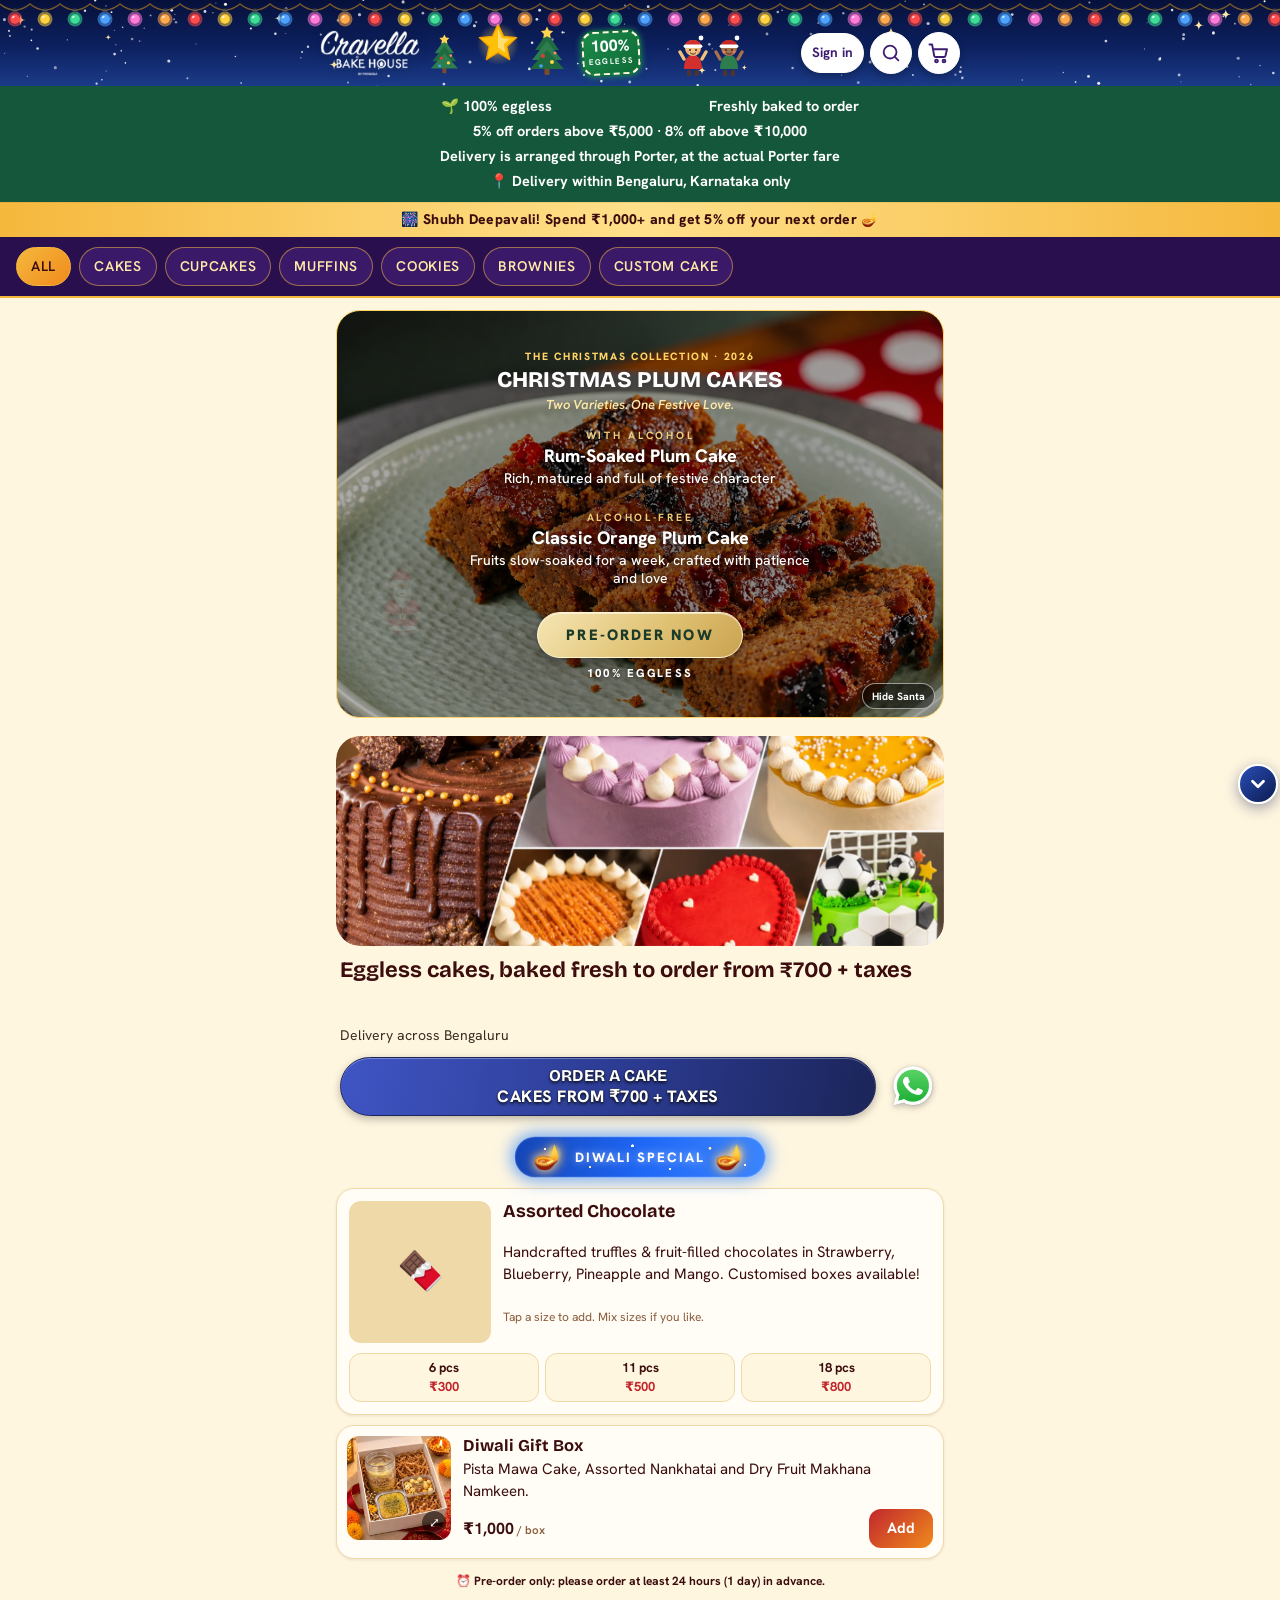
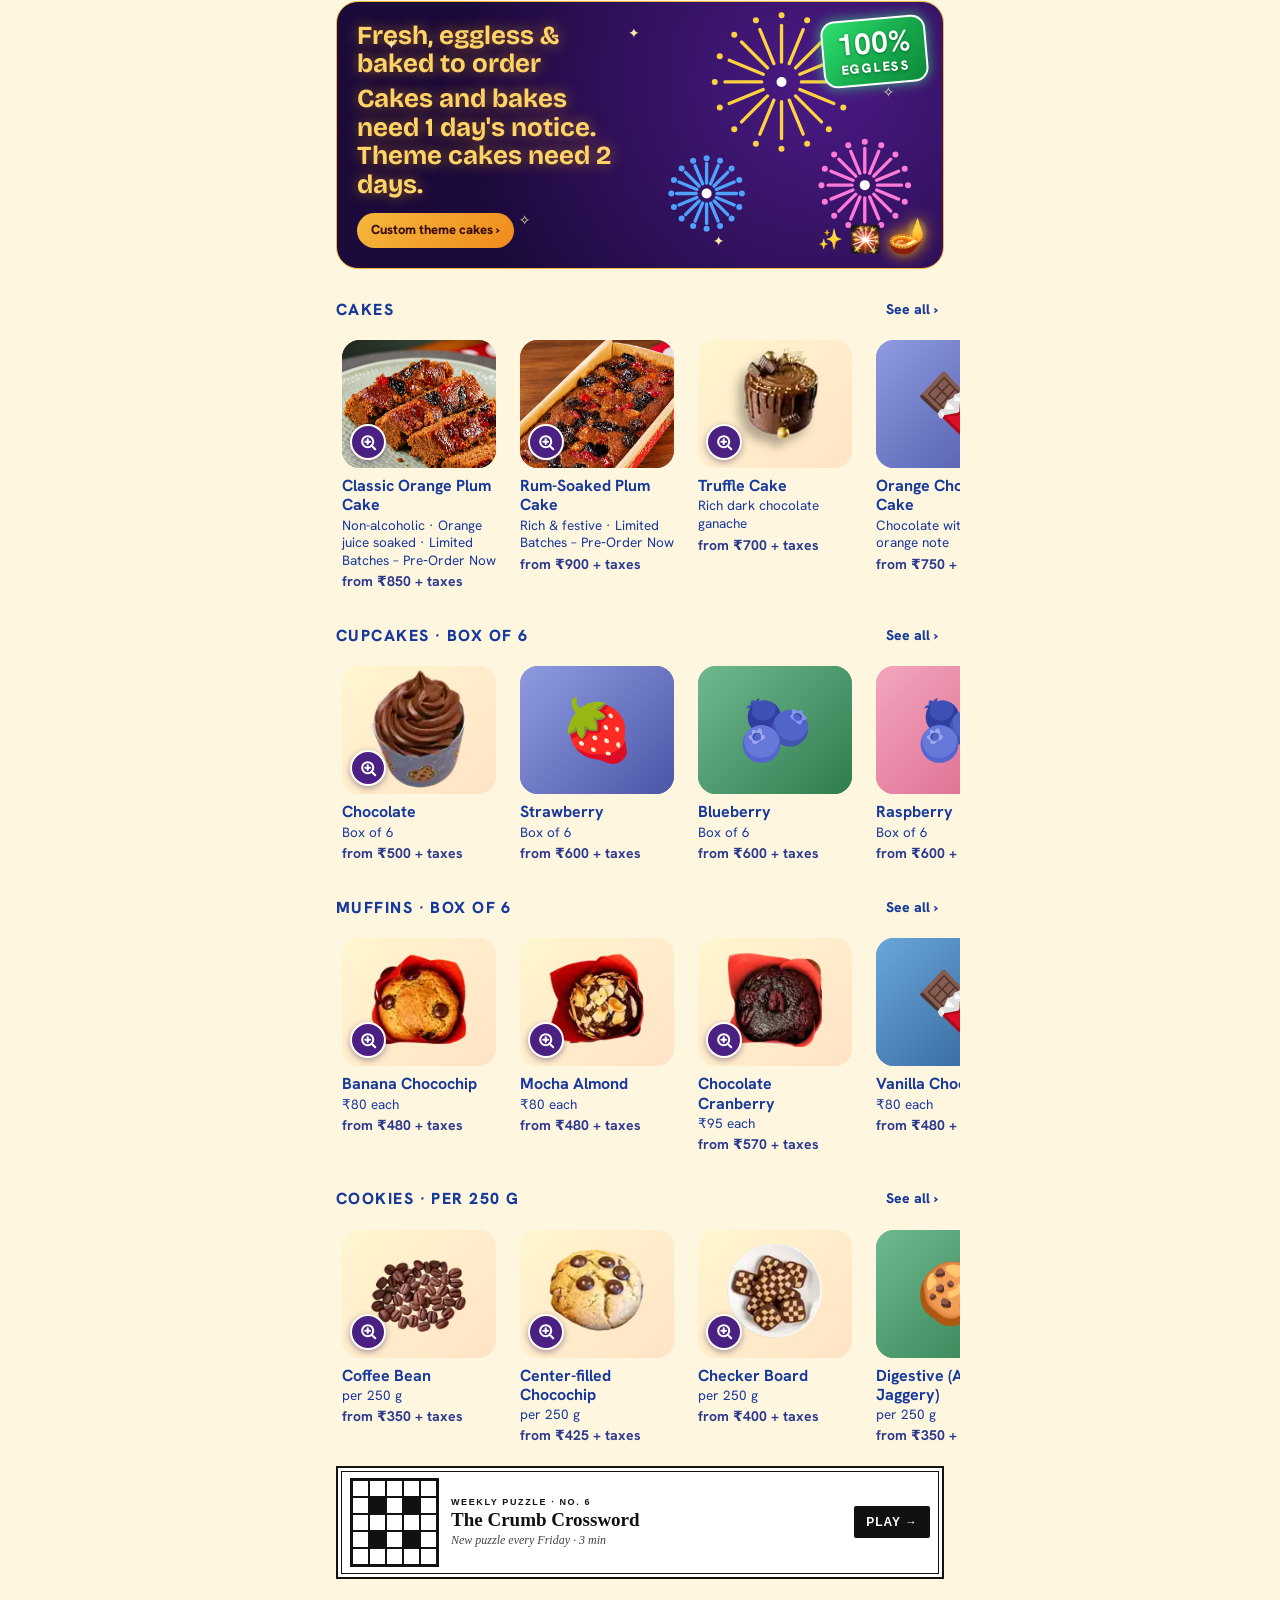
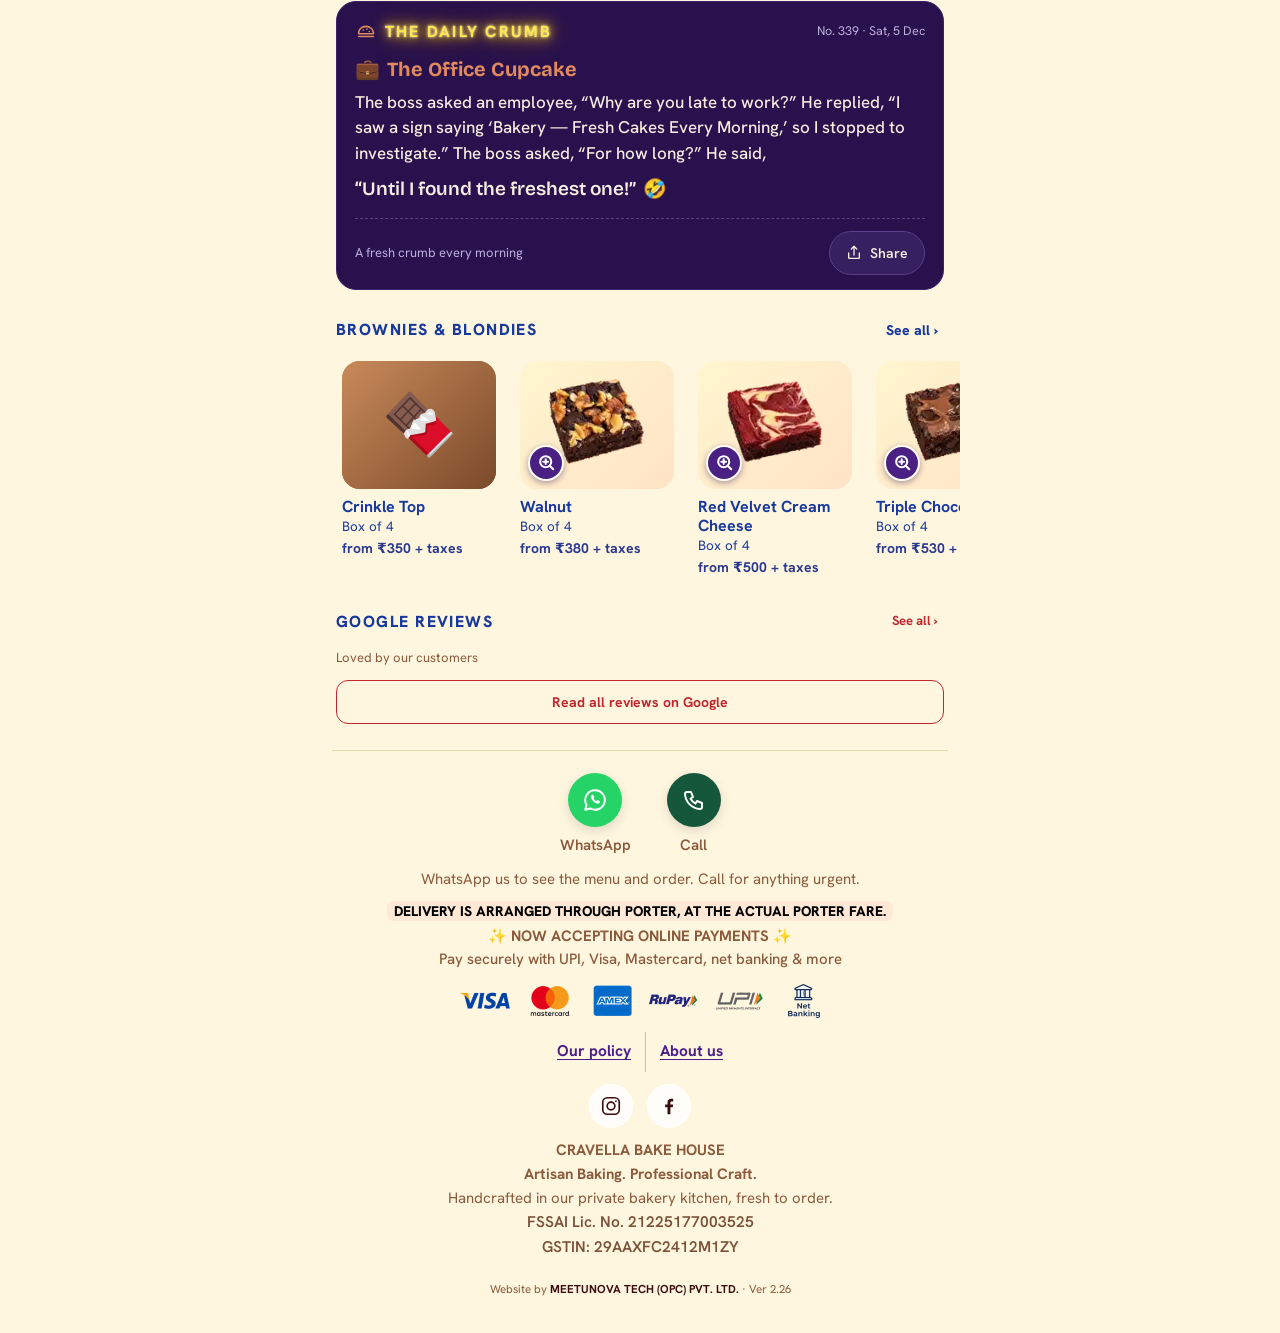
<file: index.html>
<!doctype html>
<html lang="en">
<head>
<script>try{var _s=JSON.parse(localStorage.getItem('cb_site')||'null'),_f=_s&&_s.fx&&typeof _s.fx==='object'?_s.fx:{};if(Date.now()<new Date('2027-01-01T00:00:00+05:30').getTime()&&(_f.theme||'diwali')!=='none'&&!/[?&]sp=1/.test(location.search))document.documentElement.classList.add('xn')}catch(e){}</script>
<meta charset="utf-8">
<meta name="facebook-domain-verification" content="89d2gxf97izpfqfu5q7tsiah39w85b" />
<meta name="viewport" content="width=device-width,initial-scale=1,viewport-fit=cover">
<title>Order from CRAVELLA BAKE HOUSE</title>
<meta name="description" content="Artisan Baking. Professional Craft. Handcrafted in our private bakery kitchen, fresh to order. Eggless cakes, cupcakes, muffins, cookies and brownies, baked to order. Choose your items and send an order request.">
<meta property="og:type" content="website">
<meta property="og:site_name" content="CRAVELLA BAKE HOUSE">
<meta property="og:title" content="Order from CRAVELLA BAKE HOUSE">
<meta property="og:description" content="Eggless cakes, cupcakes, brownies and cookies, baked fresh to order. Tap to order in 2 minutes.">
<meta property="og:url" content="https://order.cravellabakehouse.com/">
<meta property="og:image" content="https://order.cravellabakehouse.com/og-image.png">
<meta property="og:image:width" content="1200"><meta property="og:image:height" content="630">
<meta name="twitter:card" content="summary_large_image">
<meta name="theme-color" content="#fffbbe">
<link rel="manifest" href="manifest.webmanifest">
<link rel="icon" href="icon-192.png">
<link rel="apple-touch-icon" href="icon-192.png">
<meta name="apple-mobile-web-app-capable" content="yes">
<meta name="mobile-web-app-capable" content="yes">
<meta name="apple-mobile-web-app-title" content="Cravella">
<link rel="preconnect" href="https://cravella-api.connect-679.workers.dev" crossorigin>
<link rel="preconnect" href="https://fonts.gstatic.com" crossorigin>
<script async src="https://www.googletagmanager.com/gtag/js?id=AW-18544042873"></script>
<script>window.dataLayer=window.dataLayer||[];function gtag(){dataLayer.push(arguments)}gtag('js',new Date());gtag('config','AW-18544042873');</script>
<link rel="preload" as="style" href="https://fonts.googleapis.com/css2?family=Bricolage+Grotesque:wght@600;700&family=Hanken+Grotesk:wght@400;500;600;700&display=swap" onload="this.onload=null;this.rel='stylesheet'">
<noscript><link rel="stylesheet" href="https://fonts.googleapis.com/css2?family=Bricolage+Grotesque:wght@600;700&family=Hanken+Grotesk:wght@400;500;600;700&display=swap"></noscript>
<style>
:root{--cream:#fffbbe;--bg:#fffdf6;--card:#ffffff;--ink:#3b2416;--mut:#7d6a58;--line:#eadfc9;--acc:#b4532a;--acc-ink:#fff;--ok:#2f7d4f;--warn-bg:#fff4e4;--warn-line:#f0dcb8;--warn-ink:#7a5a30;--shadow:0 1px 2px rgba(60,36,22,.06)}
@media (prefers-color-scheme:dark){:root{--bg:#1d1612;--card:#271e18;--ink:#f6ece0;--mut:#b5a393;--line:#3c2f26;--acc:#e08a5e;--acc-ink:#2a160b;--ok:#5fc08a;--warn-bg:#33281a;--warn-line:#54402a;--warn-ink:#e7c996;--shadow:none}}
*{box-sizing:border-box;margin:0;-webkit-tap-highlight-color:transparent}
html{scroll-behavior:smooth}
body{background:var(--bg);color:var(--ink);font:400 15px/1.45 'Hanken Grotesk',system-ui,sans-serif;padding-bottom:110px;min-height:100vh}
h1,h2,.t{font-family:'Bricolage Grotesque','Hanken Grotesk',system-ui,sans-serif}
button{font:inherit;color:inherit;cursor:pointer;border:0;background:none}
.band{background:var(--cream);text-align:center;padding:calc(14px + env(safe-area-inset-top)) 16px 10px}
.band img{height:84px;max-width:70%;object-fit:contain;display:block;margin:0 auto}
.band p{font-size:12.5px;color:#6a5a2a;margin-top:2px}
.tabs{position:sticky;top:0;z-index:5;display:flex;gap:8px;overflow-x:auto;padding:10px 16px;background:var(--bg);border-bottom:1px solid var(--line);scrollbar-width:none}
.tabs::-webkit-scrollbar{display:none}
.tab{flex:none;padding:8px 14px;border:1px solid var(--line);border-radius:999px;font-weight:600;font-size:14px;background:var(--card)}
.tab.on{background:var(--ink);color:var(--bg);border-color:var(--ink)}
.tab{text-transform:uppercase;letter-spacing:.05em}
.tab .n{display:inline-block;min-width:18px;margin-left:6px;padding:0 5px;border-radius:9px;background:var(--acc);color:var(--acc-ink);font-size:11px;line-height:18px}
main{padding:6px 16px 0;max-width:640px;margin:0 auto}
.sec{margin:18px 0 8px;font-size:12px;letter-spacing:.09em;text-transform:uppercase;color:var(--mut);font-weight:700}
.card{background:var(--card);border:1px solid var(--line);border-radius:16px;padding:13px;margin-bottom:10px;box-shadow:var(--shadow)}
.t{font-weight:700;font-size:16.5px;letter-spacing:-.005em}
.d{font-size:13px;color:var(--mut);margin-top:1px}
.pnote{margin-top:8px;padding:7px 10px;border-left:3px solid #c9a24f;background:#fbf6e6;border-radius:0 8px 8px 0;font-size:12.5px;line-height:1.4;color:#5b4a1c}.pnote b{color:#3d3010}
.chips{display:flex;flex-wrap:wrap;gap:6px;margin-top:10px}
.chip{padding:7px 11px;border:1px solid var(--line);border-radius:11px;font-size:13px;text-align:center;line-height:1.25;background:var(--bg)}
.chip b{display:block;font-weight:700}
.chip small.p100{display:block;font-size:10.5px;opacity:.75;margin-top:1px;white-space:nowrap}
.sgb{display:flex;width:max-content;margin-left:auto;align-items:center;gap:6px;margin-top:10px;padding:7px 13px;border:0;border-radius:999px;background:linear-gradient(135deg,#1d4ed8,#38a3ff);color:#fff;font-family:inherit;font-weight:700;font-size:12px;line-height:1;cursor:pointer;transform-origin:right center;box-shadow:0 0 12px rgba(56,163,255,.7);animation:sgpulse 1.8s ease-in-out infinite}
@keyframes sgpulse{0%,100%{transform:scale(1.07);box-shadow:0 0 18px rgba(56,163,255,.95),0 0 32px rgba(29,78,216,.55)}50%{transform:scale(.94);box-shadow:0 0 6px rgba(56,163,255,.5)}}
@media (prefers-reduced-motion:reduce){.sgb{animation:none}}
.chip.on{background:var(--acc);border-color:var(--acc);color:var(--acc-ink)}
.chip.cr{padding:7px 13px;font-weight:600}
.row{display:flex;justify-content:space-between;align-items:center;gap:10px;margin-top:11px}
.pr{font-weight:700;color:var(--acc);font-size:16px}
.pr small{display:block;font-weight:500;font-size:11.5px;color:var(--mut)}
.step{display:flex;align-items:center;gap:6px}
.step button{width:34px;height:34px;border-radius:50%;border:1px solid var(--line);background:var(--card);font-size:19px;line-height:1;display:flex;align-items:center;justify-content:center}
.step button.p{background:var(--ink);border-color:var(--ink);color:var(--bg)}
.step span{min-width:46px;text-align:center;font-weight:700}
.add{background:var(--ink);color:var(--bg);padding:9px 18px;border-radius:12px;font-weight:700}
.add:active,.go:active{transform:scale(.97)}
.add.off{opacity:.45}
.kg{display:flex;align-items:center;gap:8px;margin-top:10px;font-size:13px;color:var(--mut)}
.pol{background:var(--card);border:1px solid var(--line);border-radius:14px;margin:0 0 10px;padding:0 14px}.pol summary{cursor:pointer;list-style:none;padding:14px 0;font-weight:700;font-size:15px;display:flex;align-items:center;gap:10px}.pol summary::-webkit-details-marker{display:none}.pol summary::after{content:'›';margin-left:auto;font-size:20px;transition:transform .15s}.pol[open] summary::after{transform:rotate(90deg)}.pol p{margin:0 0 10px;font-size:14px;line-height:1.55;color:var(--mut)}.pol p:last-child{padding-bottom:6px}.pol h4{margin:14px 0 6px;font-size:14px;color:var(--ink,inherit)}.pol h4:first-of-type{margin-top:0}.pol h3{margin:18px 0 6px;font-size:15px;color:var(--pt)}.pol h3:first-of-type{margin-top:2px}.pcard{background:var(--card);border:1px solid var(--line);border-radius:14px;margin:0 0 12px;padding:14px 16px}.pcard h3{margin:0 0 10px;font-size:16px;color:var(--pt)}.pcard p{margin:0 0 10px;font-size:14px;line-height:1.55;color:var(--pt)}.pcard p:last-child{margin-bottom:0}.pcard h4{margin:16px 0 6px;font-size:14px;color:var(--pt);border-top:1px solid var(--line);padding-top:12px}.pcard h4:first-of-type{margin-top:4px;border-top:0;padding-top:0}:root{--pt:#000}@media (prefers-color-scheme:dark){:root{--pt:var(--ink)}}.pol summary,.pol p,.pol h4,.sec.pth,.ptl,.ptl a{color:var(--pt)}.ptl{font-weight:700}
.note{background:var(--warn-bg);border:1px solid var(--warn-line);color:var(--warn-ink);border-radius:12px;padding:10px 12px;font-size:13px;margin:12px 0}
.bar{position:fixed;left:12px;right:12px;bottom:calc(12px + env(safe-area-inset-bottom));max-width:616px;margin:0 auto;background:var(--ink);color:var(--bg);border-radius:18px;padding:11px 12px 11px 18px;display:flex;justify-content:space-between;align-items:center;z-index:8;box-shadow:0 8px 24px rgba(0,0,0,.25);transition:transform .2s}
.bar.hide{transform:translateY(140%)}

.bar .a{font-size:11.5px;opacity:.75}.bar .b{font:700 21px 'Bricolage Grotesque',sans-serif}
.go{background:var(--acc);color:var(--acc-ink);padding:12px 18px;border-radius:13px;font-weight:700;font-size:15px}
.go[disabled]{opacity:.55}
.foot{max-width:640px;margin:26px auto 0;padding:0 16px;font-size:12.5px;color:var(--mut);text-align:center;line-height:1.6}
.foot a{color:inherit}
.soc{display:flex;justify-content:center;gap:14px;margin:16px 0 4px}
.soc a{width:44px;height:44px;border-radius:50%;border:1px solid var(--line);background:var(--card);color:var(--ink);display:flex;align-items:center;justify-content:center}
.credit{margin:14px auto 0;padding:10px 14px;max-width:420px;border:1px solid var(--line);background:var(--card);border-radius:14px;font-size:12px;color:var(--mut)}
.credit b{color:var(--ink);font-weight:700}
.ver{margin:10px 0 4px;font-size:11.5px;color:var(--mut);opacity:.8}
/* overlays */
.ov{position:fixed;inset:0;background:var(--bg);z-index:20;overflow-y:auto;display:none;padding-bottom:40px}
.ov.on{display:block}
.ovh{position:sticky;top:0;z-index:2;background:var(--cream);display:flex;align-items:center;gap:8px;padding:calc(10px + env(safe-area-inset-top)) 12px 10px}
.ovh button.back{width:38px;height:38px;border-radius:50%;background:rgba(255,255,255,.7);font-size:20px;color:#3b2416}
.ovh h2{font-size:18px;color:#3b2416}
.wrap{max-width:560px;margin:0 auto;padding:6px 16px}
.line{display:flex;justify-content:space-between;gap:12px;padding:6px 0;font-size:14.5px}
.line .l{flex:1;min-width:0}.line .l small{display:block;color:var(--mut);font-size:12px}
.hr{border-top:1px dashed var(--line);margin:8px 0}
.tot{font:700 20px 'Bricolage Grotesque',sans-serif}
.geob{display:flex;align-items:center;justify-content:center;gap:8px;width:100%;min-height:46px;margin-top:14px;border:1.5px solid var(--acc);border-radius:12px;background:transparent;color:var(--acc);font-weight:700;font-size:14px}
.lnk{display:inline;min-height:0;padding:0;color:var(--acc);font-weight:700;text-decoration:underline;background:none;border:0;font-size:inherit}
label.f{display:block;font-size:12px;letter-spacing:.07em;text-transform:uppercase;font-weight:700;color:var(--mut);margin:16px 0 6px}
input.i,textarea.i,select.i{width:100%;font:inherit;font-size:16px;color:var(--ink);background:var(--card);border:1px solid var(--line);border-radius:12px;padding:11px 12px}
textarea.i{min-height:78px;resize:vertical}
input.i:focus,textarea.i:focus,select.i:focus{outline:2px solid var(--acc);outline-offset:0}
.two{display:grid;grid-template-columns:1.2fr 1fr;gap:8px}
.pform select.i{appearance:none;-webkit-appearance:none;background-image:linear-gradient(45deg,transparent 50%,currentColor 50%),linear-gradient(135deg,currentColor 50%,transparent 50%);background-position:calc(100% - 18px) 55%,calc(100% - 13px) 55%;background-size:5px 5px;background-repeat:no-repeat;padding-right:32px}
.pform .phw{display:flex;align-items:stretch}.pform .phw span{display:flex;align-items:center;padding:0 12px;border:1px solid var(--line);border-right:0;border-radius:12px 0 0 12px;background:rgba(0,0,0,.03);font-weight:700;color:var(--mut)}.pform .phw .i{border-radius:0 12px 12px 0}
.pform.locked .i,.pform .i:disabled{background:#f3efe7;color:#5f554a;border-color:#e6dccb;cursor:not-allowed;opacity:1;-webkit-text-fill-color:#5f554a}
.pform.locked select.i{background-image:none}
.pform.locked .phw span{background:#ece6db}
.seg{display:grid;grid-template-columns:1fr 1fr;gap:8px}
.seg button{padding:11px;border:1px solid var(--line);border-radius:12px;font-weight:600;background:var(--card)}
.seg button.on{background:var(--ink);color:var(--bg);border-color:var(--ink)}
.up{display:flex;flex-direction:column;align-items:center;gap:4px;border:2px dashed var(--line);border-radius:14px;padding:16px;text-align:center;color:var(--mut);font-size:13.5px;background:var(--card);cursor:pointer}
.th{display:flex;gap:8px;margin-top:10px;flex-wrap:wrap}
.th div{position:relative;width:76px;height:76px;border-radius:12px;overflow:hidden;border:1px solid var(--line)}
.th img{width:100%;height:100%;object-fit:cover;display:block}
.th button{position:absolute;top:3px;right:3px;width:22px;height:22px;border-radius:50%;background:rgba(0,0,0,.65);color:#fff;font-size:13px;line-height:1}
.bad{outline:2px solid #c0392b!important;outline-offset:0}
.err{color:#c0392b;font-size:13.5px;margin-top:10px;font-weight:600}
@media (prefers-color-scheme:dark){.err{color:#ff8a7a}}
.hp{position:absolute;left:-9999px;width:1px;height:1px;opacity:0}
.ok{width:76px;height:76px;border-radius:50%;background:var(--ok);color:#fff;font-size:42px;display:flex;align-items:center;justify-content:center;margin:30px auto 12px}
.btn{display:block;width:100%;text-align:center;padding:14px;border-radius:14px;font-weight:700;margin-top:10px;text-decoration:none;font-size:15px}
.btn.wa{background:#25a244;color:#fff}.btn.ol{border:1px solid var(--line);background:var(--card);color:var(--ink)}
.toast{position:fixed;left:50%;bottom:116px;transform:translate(-50%,20px);background:var(--ink);color:var(--bg);padding:9px 16px;border-radius:12px;font-size:13.5px;font-weight:600;opacity:0;pointer-events:none;transition:.2s;z-index:30}
.toast.on{opacity:1;transform:translate(-50%,0)}
.hint{font-size:13px;color:var(--mut);margin-top:6px}
.spl{display:flex;gap:10px;align-items:flex-start;margin:12px 0 4px;font-size:14px;line-height:1.35;cursor:pointer}.spl input{width:20px;height:20px;margin:1px 0 0;flex:none;accent-color:var(--brown,#3b2416)}
.how{margin:10px 0 8px;padding-left:24px;font-size:16.5px;line-height:1.5}.how li{margin:7px 0}
.inord{font-size:12px;font-weight:600;color:var(--ok);margin-top:3px}.incart{margin-top:10px;padding-top:8px;border-top:1px dashed var(--line,#e6d6c2)}.incart .line{padding:6px 0}
.banner{background:#fff4e4;color:#7a5a30;border-bottom:1px solid #f0dcb8;text-align:center;font-size:14px;font-weight:600;padding:9px 16px;line-height:1.35}.banner:empty{display:none}
.soldout{color:var(--mut);font-weight:700;font-size:13px;padding:6px 10px;border:1px dashed var(--line);border-radius:10px}
.offer{background:#1f6b3f;color:#fff;text-align:center;font-size:13px;font-weight:700;padding:9px 14px;line-height:1.35}
.offer:empty{display:none}
.offer{overflow:hidden;white-space:nowrap;padding:9px 0}
.offer .trk{display:inline-flex;animation:offs 32s linear infinite;will-change:transform}
.offer .trk span{padding:0 9px;font-size:13px!important;font-family:'Bricolage Grotesque','Hanken Grotesk',system-ui,sans-serif;font-weight:600;letter-spacing:.3px}.offer .trk span+span::before{content:'•';margin-right:18px;opacity:.6}
.offer:hover .trk{animation-play-state:paused}
.offer{overflow:visible;white-space:normal;padding:11px 14px 12px}.offer .ib{display:grid;grid-template-columns:1fr 1fr;gap:6px 14px;max-width:560px;margin:0 auto;text-align:center}.offer .ib span{font-family:'Hanken Grotesk',system-ui,sans-serif;font-weight:700;line-height:1.3;letter-spacing:0}.offer .ib span.w{grid-column:1/-1}
@keyframes offs{to{transform:translateX(-50%)}}
@media(prefers-reduced-motion:reduce){.offer{overflow-x:auto;scrollbar-width:none}.offer .trk{animation:none}}
.sbox[hidden]{display:none}
#hdr{position:sticky;top:0;z-index:20;background:#fffbbe;box-shadow:0 1px 0 rgba(59,36,22,.08)}
.backrow{padding-bottom:2px}
.tabs{top:var(--hh,0px)!important}
.backrow{max-width:640px;margin:8px auto 0;padding:0 16px}.backrow[hidden]{display:none}
.backrow button{font:700 14px 'Hanken Grotesk',sans-serif;color:var(--acc);padding:6px 12px 6px 6px;border-radius:10px}
.dsc,.dsc b{color:var(--ok)}
.gcol{position:relative;margin:0;border-radius:18px;overflow:hidden;background:#eee3d3;cursor:zoom-in}.gcol img{display:block;width:100%;height:auto;max-height:560px;object-fit:contain}.gcol .gpr{position:absolute;left:8px;top:8px;padding:3px 8px;border-radius:8px;background:#fff;border:1.5px solid #2b3a8f;color:#2b3a8f;font:800 11px 'Hanken Grotesk',sans-serif;line-height:1.2;z-index:2;box-shadow:0 1px 3px rgba(0,0,0,.18)}
.gl-tr{display:flex;gap:10px;overflow-x:auto;scroll-snap-type:x mandatory;scrollbar-width:none;-webkit-overflow-scrolling:touch;padding:2px 2px 4px}.gl-tr::-webkit-scrollbar{display:none}
.gs{flex:0 0 158px;height:128px;scroll-snap-align:center;border-radius:18px;overflow:hidden;position:relative;margin:0;background:#eee3d3;cursor:zoom-in}
.gs img{width:100%;height:100%;object-fit:cover;object-position:50% 45%;display:block}.gs img{height:125%;will-change:transform;animation:gspan 8s ease-in-out infinite alternate}.gs:nth-child(2n) img{animation-delay:-2.5s}.gs:nth-child(3n) img{animation-delay:-5s}@keyframes gspan{from{transform:translateY(0) scale(var(--z,1))}to{transform:translateY(-20%) scale(var(--z,1))}}@media (prefers-reduced-motion:reduce){.gs img{height:100%;animation:none;transform:scale(var(--z,1))}}.gs figcaption{position:absolute;left:0;right:0;bottom:0;padding:14px 8px 6px;color:#fff;font:700 10.5px 'Hanken Grotesk',sans-serif;background:linear-gradient(transparent,rgba(0,0,0,.62))}
.gal .hs{margin:8px 0 6px;font-size:14px}.gal .hs button{font-size:12px}.hero.sm{min-height:0;padding:12px 16px;margin:6px 0 2px;border-radius:16px}.hero.sm h2{font-size:17px;max-width:none}.hero.sm p{margin:3px 0 0;max-width:none;font-size:12px}.hero.sm button,.hero.sm>i{display:none}
.gbtn{display:block;width:100%;margin:12px 0 0;padding:14px 16px;border-radius:14px;background:var(--ok,#2f7d4f);color:#fff;font-weight:800;font-size:16px;text-align:center;line-height:1.25}.gbtn.sm{display:inline-block;width:auto;margin:0;padding:10px 18px;font-size:14.5px;border-radius:999px}.gbtn.sm small{display:inline;margin:0 0 0 6px;font-size:inherit;font-weight:inherit;opacity:1}.gbtn.sm{background:none;border:0;box-shadow:none;color:#16236b;padding:4px 2px;border-radius:0;font-size:15.5px;text-decoration:underline;text-decoration-color:rgba(22,35,107,.35);text-underline-offset:4px}.gbtn.sm::before{content:'\1F449';margin-right:7px;text-decoration:none;display:inline-block}.gbtn.sm small{font-weight:600;opacity:.75}.gbw{text-align:center;margin:8px 0 4px}
.gbtn small{display:block;font-weight:600;font-size:13px;opacity:.92;margin-top:2px}
.gs{flex-basis:150px;height:172px}.gs img{height:100%;animation:none;transform:scale(var(--z,1));object-position:50% 50%}.gs:hover img{transform:scale(var(--z,1))}
.gs .gpr{position:absolute;right:8px;bottom:40px;left:auto;top:auto;padding:3px 8px;border-radius:8px;background:#fff;border:1.5px solid #2b3a8f;color:#2b3a8f;font:800 11px 'Hanken Grotesk',sans-serif;line-height:1.2;z-index:2;box-shadow:0 1px 3px rgba(0,0,0,.18)}.hgx{margin:6px 0 10px}.hgt{padding:12px 4px 0}.hfl{position:relative;height:26px;margin-top:8px}.hfl span{position:absolute;left:0;right:0;text-align:center;top:0;opacity:0;font:600 15px/26px 'Hanken Grotesk',sans-serif;color:#14532d;letter-spacing:.2px;animation:hfl 9s ease-in-out infinite}.hfl span:nth-child(2){animation-delay:3s}.hfl span:nth-child(3){animation-delay:6s}.hfl i{font-style:normal;display:inline-block;width:20px;height:20px;line-height:20px;text-align:center;border-radius:50%;background:#14532d;color:#fff;font-size:12px;margin-right:8px;vertical-align:1px}@keyframes hfl{0%{opacity:0;transform:translateY(5px)}8%{opacity:1;transform:translateY(0)}28%{opacity:1;transform:translateY(0)}36%{opacity:0;transform:translateY(-5px)}100%{opacity:0}}@media (prefers-reduced-motion:reduce){.hfl{height:auto}.hfl span{position:static;display:block;opacity:1;animation:none}}
.hgt h1{margin:0;font:700 22px/1.15 'Bricolage Grotesque','Hanken Grotesk',sans-serif;color:var(--ink,#2b1a12)}.hgr{margin:8px 0 0;display:flex;flex-wrap:wrap;gap:6px 8px;align-items:center;font-size:14px;color:#3b2a20}.hgr b{color:#2b3a8f}.hgr i{font-style:normal;opacity:.6}.hgb{display:flex;gap:10px;margin-top:12px}.hgb>*{height:48px;border-radius:999px;display:flex;align-items:center;justify-content:center;font:700 15px 'Hanken Grotesk',sans-serif;text-decoration:none;box-sizing:border-box}.hgp{flex:1;flex-direction:column;gap:1px;border:1px solid #1b2559;color:#fff;background:linear-gradient(100deg,#3f55c4 0%,#2b3a8f 55%,#1b2559 100%);text-shadow:0 2px 3px rgba(0,0,0,.75),0 0 1px #000;box-shadow:inset 0 1px 0 rgba(255,255,255,.3),0 3px 8px rgba(0,0,0,.28)}
.hgp small{font-size:inherit;font-weight:inherit;opacity:1}
.hgp:active{background:linear-gradient(100deg,#3449a8 0%,#222f78 55%,#151c47 100%)}.gbw .gbtn.sm:active{background:#0f3f22}
.gbw{margin:14px 0 8px}.hgp,.gbw .gbtn.sm{text-transform:uppercase;letter-spacing:.5px;font-size:16.5px;font-weight:800;line-height:1.2}.gbw .gbtn.sm{padding:11px 26px 12px}.hgb>*{height:auto;min-height:58px}.hgp{padding:8px 14px}
.gbw .gbtn.sm{display:inline-flex;flex-direction:column;align-items:center;justify-content:center;gap:1px;min-width:62%;padding:9px 26px 10px;border:0;border-radius:999px;font-size:16.5px;font-weight:800;text-decoration:none;color:#fff;background:#14532d}
.gbw .gbtn.sm::before{content:none}
.gbw .gbtn.sm{padding-left:58px;padding-right:62px;background:url("data:image/svg+xml,%3Csvg xmlns='http://www.w3.org/2000/svg' viewBox='0 0 120 140' fill=%22none%22 stroke=%22%23fff3d6%22 stroke-opacity=%220.55%22 stroke-width=%225%22 stroke-linecap=%22round%22 stroke-linejoin=%22round%22%3E%3Cpath d='M14 128H106'/%3E%3Cpath d='M20 128V92Q20 88 24 88H96Q100 88 100 92V128'/%3E%3Cpath d='M20 100q7 9 14 0q7 9 14 0q7 9 14 0q7 9 14 0q7 9 14 0q4 6 4 0'/%3E%3Cpath d='M34 88V62Q34 58 38 58H82Q86 58 86 62V88'/%3E%3Ccircle cx='40' cy='76' r='3'/%3E%3Ccircle cx='54' cy='76' r='3'/%3E%3Ccircle cx='68' cy='76' r='3'/%3E%3Ccircle cx='82' cy='76' r='3'/%3E%3Cpath d='M44 58L47 40L55 50L60 34L65 50L73 40L76 58Z'/%3E%3Ccircle cx='47' cy='38' r='2.5'/%3E%3Ccircle cx='60' cy='31' r='2.5'/%3E%3Ccircle cx='73' cy='38' r='2.5'/%3E%3C/svg%3E") no-repeat 14px center/36px auto,url("data:image/svg+xml,%3Csvg xmlns='http://www.w3.org/2000/svg' viewBox='0 0 70 140' fill=%22none%22 stroke=%22%23fff3d6%22 stroke-opacity=%220.55%22 stroke-width=%225%22 stroke-linecap=%22round%22 stroke-linejoin=%22round%22%3E%3Ccircle cx='35' cy='14' r='10'/%3E%3Cpath d='M25 8Q35 -2 45 8'/%3E%3Cpath d='M28 25L30 48H40L42 25'/%3E%3Cpath d='M30 48Q6 90 4 128H66Q64 90 40 48'/%3E%3Cpath d='M12 104q8 9 16 0q8 9 16 0q8 9 14 0'/%3E%3Cpath d='M19 80q8 9 16 0q8 9 14 0'/%3E%3Cpath d='M8 126q9 8 18 0q9 8 18 0q9 8 16 0'/%3E%3C/svg%3E") no-repeat right 16px center/22px auto,linear-gradient(100deg,#2f8f56 0%,#14532d 55%,#0d3d20 100%)}.gbw .gbtn.sm:active{background:linear-gradient(100deg,#14532d,#0d3d20)}
.gbw .gbtn.sm small{display:block;margin:0;font-size:inherit;font-weight:inherit;opacity:1}.hgw{padding:0;flex:0 0 auto;width:54px;border:0;background:transparent;display:flex;align-items:center;justify-content:center}.hgw img{width:46px;height:46px;display:block;filter:drop-shadow(0 2px 3px rgba(0,0,0,.25))}.hgx .gl-tr{gap:0;padding:0;border-radius:24px}.hgs{flex:0 0 100%;height:210px;scroll-snap-align:center;overflow:hidden;position:relative;margin:0;background:#eee3d3;border-radius:24px}.hgs img{width:100%;height:100%;object-fit:cover;object-position:50% 45%;display:block;transform:scale(var(--z,1))}@keyframes hgzo{from{transform:scale(calc(var(--z,1)*1.16))}to{transform:scale(var(--z,1))}}.hgs img{animation:hgzo 4.4s ease-in-out infinite alternate;will-change:transform}@media (prefers-reduced-motion:reduce){.hgs img{animation:none}}.hgpr{position:absolute;right:12px;bottom:12px;padding:5px 11px;border-radius:999px;background:#e3f2a0;border:1.5px solid #a3c13f;color:#2c4a0e;font:800 13.5px 'Hanken Grotesk',sans-serif;line-height:1.2;box-shadow:0 1px 3px rgba(0,0,0,.2)}.hgs figcaption{position:absolute;left:12px;bottom:12px;max-width:80%;padding:5px 11px;border-radius:999px;background:rgba(0,0,0,.55);color:#fff;font:600 13.5px 'Hanken Grotesk',sans-serif}
.hgs.hxb{flex:none;width:100%;height:408px;margin:6px 0 18px;scroll-snap-align:none}.hgs.hxm{cursor:default;background:radial-gradient(ellipse 88% 72% at 50% 52%,rgba(0,0,0,.5),rgba(0,0,0,.3) 55%,rgba(0,0,0,.04) 100%),linear-gradient(180deg,rgba(0,0,0,.12),rgba(0,0,0,0) 30%,rgba(0,0,0,.2)),url(xmas-classic2.webp) 58% 50%/cover no-repeat,#1e1a17;color:#fff;border:1.5px solid #ffd366;box-sizing:border-box}.hxm .xm-in{position:absolute;inset:0;display:flex;flex-direction:column;justify-content:center;padding:18px 18px 16px;text-align:center}.hxm .xk{display:block;font:800 10.5px 'Hanken Grotesk',sans-serif;letter-spacing:.16em;color:#ffd366}.hxm h2{margin:5px 0 0;white-space:nowrap;font:800 min(22.5px,5.2vw)/1.05 'Bricolage Grotesque','Hanken Grotesk',sans-serif;color:#fff;letter-spacing:.01em;text-shadow:0 2px 8px rgba(0,0,0,.35)}.hxm .xs{margin:5px 0 15px;font:600 13px 'Hanken Grotesk',sans-serif;color:#ffe9a8;font-style:italic}.hxm .xv{margin:0 auto 23px;max-width:340px}.hxm .xv small{display:block;font:700 10.5px 'Hanken Grotesk',sans-serif;letter-spacing:.26em;color:#f1cf7a;margin-bottom:4px;text-shadow:0 1px 4px rgba(0,0,0,.6)}.hxm .xv b{display:block;font:800 18px/1.15 'Hanken Grotesk',sans-serif;color:#fff;text-shadow:0 1px 6px rgba(0,0,0,.6)}.hxm .xv span{display:block;margin-top:2px;font:500 14px/1.3 'Hanken Grotesk',sans-serif;color:#fff;text-shadow:0 1px 5px rgba(0,0,0,.65)}.hxm .xf{margin-top:2px;display:flex;flex-direction:column;align-items:center;gap:7px}.hxm .xe{font:800 11.5px 'Hanken Grotesk',sans-serif;letter-spacing:.2em;color:#fff;text-shadow:0 1px 5px rgba(0,0,0,.7)}.hxm .xp{display:inline-flex;align-items:center;justify-content:center;min-height:46px;padding:0 28px;font:900 15px 'Hanken Grotesk',sans-serif;letter-spacing:.14em;text-decoration:none;border-radius:999px;background:linear-gradient(135deg,#f6e6b4,#e0c274 55%,#c9a24f);color:#1d3b2a;border:1.5px solid #fff4d0;text-shadow:none;box-shadow:0 4px 14px rgba(0,0,0,.4),inset 0 1px 0 rgba(255,255,255,.55);cursor:pointer;-webkit-tap-highlight-color:transparent}.hxm button.xp{appearance:none;-webkit-appearance:none;margin:0}.hxm .xp:active{transform:scale(.97)}@media (max-width:360px){.hgs.hxb{height:432px}.hxm .xv b{font-size:16.5px}.hxm .xv span{font-size:13px}}
.gl-dots{display:flex;gap:6px;justify-content:center;margin:6px 0 0}.gl-dots i{width:7px;height:7px;border-radius:50%;background:#d9c7a6;transition:.2s}.gl-dots i.on{background:var(--ok,#1f7a4d);width:18px;border-radius:5px}
.gl-cta{display:block;margin:6px auto 0;text-align:center;font-weight:700;font-size:13px}
.gift{font-weight:700;margin-bottom:6px}.gcode{font-size:26px;font-weight:800;letter-spacing:.08em;margin:6px 0;color:var(--ok);user-select:all}
.cpn{display:flex;gap:8px;margin:12px 0 2px;align-items:center}.cpn input{flex:1;text-transform:uppercase;letter-spacing:.04em}
.cmsg{font-size:13px;margin-top:6px;color:var(--mut)}.cmsg.ok{color:var(--ok);font-weight:600}.cmsg.bad{color:#b4412a}
.empty{text-align:center;color:var(--mut);padding:30px 0}
.band{position:relative}
.topr{display:flex;justify-content:space-between;align-items:center;margin:-2px 0 6px}
.cartb{position:relative;width:44px;height:44px;border-radius:50%;background:rgba(255,255,255,.85);border:1px solid rgba(59,36,22,.18);color:#3b2416;display:flex;align-items:center;justify-content:center;flex:none}
.cartb .cn{position:absolute;top:-5px;right:-5px;min-width:21px;height:21px;padding:0 5px;border-radius:999px;background:#b4532a;color:#fff;font:700 12px/21px 'Hanken Grotesk',system-ui,sans-serif;text-align:center;border:2px solid #fffbbe}
.cartb.pop{animation:pop .3s}
@keyframes pop{50%{transform:scale(1.15)}}
.acc{background:rgba(255,255,255,.85);border:1px solid rgba(59,36,22,.18);border-radius:999px;padding:11px 15px;font-weight:700;font-size:14.5px;color:#3b2416;max-width:62vw;overflow:hidden;text-overflow:ellipsis;white-space:nowrap}
.call{display:inline-flex;align-items:center;gap:9px;margin-top:11px;background:#3b2416;color:#fffbbe;font:700 23px 'Bricolage Grotesque',sans-serif;padding:12px 24px;border-radius:999px;text-decoration:none;letter-spacing:.01em}
.fph{display:inline-block;font:700 26px 'Bricolage Grotesque',sans-serif;color:var(--ink);text-decoration:none;margin-bottom:6px}
.bar{min-height:76px;padding:10px 10px 10px 20px;border-radius:20px}
.bar.empty{padding:0;background:transparent;box-shadow:none}
.bar.empty .go{box-shadow:0 8px 24px rgba(0,0,0,.28)}
.bar.empty .sum{display:none}
.bar .go{font-size:20px;padding:17px 24px;border-radius:15px;letter-spacing:.01em}
.bar.empty .go{width:100%}
.bar .b{font-size:23px}
body.acct-open .bar{z-index:25}body.acct-open .bn{z-index:24}
.aclg{margin-left:auto;height:34px;width:auto;cursor:pointer;flex:none;border-radius:8px}
#acFoot .ft2{margin-top:18px}
#acct{padding-bottom:130px}
.o{background:var(--card);border:1px solid var(--line);border-radius:16px;padding:14px;margin-top:12px}
.o .h{display:flex;justify-content:space-between;align-items:center;gap:8px}
.o .w{font-size:13px;color:var(--mut);margin-top:4px}
.o .it{font-size:14px;margin-top:8px;white-space:pre-line}
.o .f2{display:flex;justify-content:space-between;align-items:center;margin-top:10px}.o .payr{display:flex;flex-wrap:wrap;align-items:center;gap:8px;margin-top:12px}.o .payr .hint{flex-basis:100%;margin:0}
.oit{width:100%;border-collapse:collapse;margin-top:10px;font-size:13.5px}
.oit th{font-size:11px;font-weight:700;letter-spacing:.04em;text-transform:uppercase;color:var(--mut);text-align:left;padding:0 0 4px}
.oit td{padding:7px 0;border-top:1px dashed var(--line);vertical-align:top}
.oit .q{text-align:center;padding-left:8px;padding-right:8px;white-space:nowrap}
.oit .p{text-align:right;white-space:nowrap}
.oit tfoot td{border-top:1px solid var(--line);padding:5px 0;color:var(--mut)}
.oit tfoot tr.tt td{color:var(--ink);font-weight:700;font-size:15px}
.st{font-size:12px;font-weight:700;padding:4px 10px;border-radius:999px;background:#eee;color:#444;white-space:nowrap}
.st.New{background:#fff1c9;color:#7a5a00}.st.Confirmed{background:#d9efe1;color:#1f6b3d}.st.Advance{background:#d6e8f7;color:#1c4f7c}.st.Delivered{background:#2f7d4f;color:#fff}.st.Cancelled{background:#f6d6d2;color:#8a2b20}
.lnk{color:var(--acc);font-weight:700;text-decoration:underline;cursor:pointer}
.sec2{font:700 19px 'Bricolage Grotesque',sans-serif;margin:26px 0 2px}
.sm{padding:8px 14px;font-size:14px}

/* ---------- app look: dark blue ---------- */
:root{color-scheme:dark;--bg:#0b1530;--card:#13203f;--ink:#eaf0ff;--mut:#9fb0d0;--line:#27396a;--acc:#ff9d5c;--acc-ink:#1a0e05;--ok:#5fd08f;--warn-bg:#3a3322;--warn-line:#5a4c2e;--warn-ink:#e7c996;--shadow:0 2px 10px rgba(0,0,0,.3)}
body{background:radial-gradient(700px 300px at 90% -4%,#1c3470,transparent 70%),var(--bg);background-attachment:fixed;padding-bottom:200px}
.band{background:#fffbbe;text-align:left;padding:calc(12px + env(safe-area-inset-top)) 16px 10px}
.hrow{display:flex;justify-content:space-between;align-items:center;gap:10px;max-width:640px;margin:0 auto}
.brand{display:flex;align-items:center;gap:11px;min-width:0}
.lgp{flex:none;display:flex}
.band img{height:46px;max-width:none;width:auto;display:block;margin:0}
.tag{max-width:640px;margin:6px auto 0;color:#6a5a2a;font-size:12.5px;font-weight:600}
.hr2{display:flex;align-items:center;gap:8px;flex:none}
.acc{background:rgba(255,255,255,.85);border:1px solid rgba(59,36,22,.18);color:#3b2416;padding:9px 12px;font-size:13.5px;max-width:34vw}
.cartb{background:rgba(255,255,255,.85);border:1px solid rgba(59,36,22,.18);color:#3b2416;width:42px;height:42px}
.cartb .cn{background:#b4532a;color:#fff;border-color:#fffbbe}
.offer{background:#14573a;color:#fff}
.banner{background:var(--warn-bg);color:var(--warn-ink);border-bottom:1px solid var(--warn-line)}
.sbox{display:flex;align-items:center;gap:10px;max-width:608px;margin:8px 16px 4px;padding:0 14px;border:1px solid var(--line);background:var(--card);border-radius:16px;color:var(--mut)}
@media(min-width:672px){.sbox{margin:8px auto 4px}}
.sbox input{flex:1;min-width:0;background:none;border:0;outline:0;font:inherit;font-size:16px;color:var(--ink);padding:14px 0;-webkit-appearance:none;appearance:none}
.sbox input::placeholder{color:var(--mut)}
.tabs{background:rgba(11,21,48,.92);-webkit-backdrop-filter:blur(10px);backdrop-filter:blur(10px);border-bottom:0}
.tab{background:var(--card);color:var(--mut)}
.tab.on{background:var(--acc);border-color:var(--acc);color:var(--acc-ink)}
.tab .n{background:var(--ink);color:var(--bg)}.tab.on .n{background:var(--acc-ink);color:var(--acc)}
.card{background:linear-gradient(180deg,#16254a,#13203f);border-radius:18px}
.add{background:var(--acc);color:var(--acc-ink)}
.step button.p{background:var(--acc);border-color:var(--acc);color:var(--acc-ink)}
.seg button.on{background:var(--acc);border-color:var(--acc);color:var(--acc-ink)}
.bar{background:var(--acc);color:var(--acc-ink);bottom:calc(76px + env(safe-area-inset-bottom));box-shadow:0 8px 24px rgba(0,0,0,.4)}
.bar.hide{transform:translateY(calc(100% + 160px));visibility:hidden;transition:transform .2s,visibility 0s .2s}
.bar .a{opacity:.8}.bar .go{background:#0b1530;color:#fff}
.toast{bottom:calc(168px + env(safe-area-inset-bottom));background:var(--ink);color:var(--bg)}
.ovh{background:#0e1a38;border-bottom:1px solid var(--line)}.ovh h2{color:var(--ink)}.ovh button.back{background:var(--card);color:var(--ink)}
.chip{background:#0f1b3b}
.st{background:#2a3a63;color:#dbe4ff}
.st.New{background:#4a3f12;color:#f6d776}.st.Confirmed{background:#143a26;color:#6fe0a0}.st.Advance{background:#13304a;color:#7fc4ff}.st.Delivered{background:#1f7a4d;color:#fff}.st.Cancelled{background:#4a1f1a;color:#ffb0a6}
.bad{outline-color:#ff7a70!important}.cmsg.bad{color:#ff8a7a}
.foot{padding-bottom:10px}
.bn{position:fixed;left:0;right:0;bottom:0;z-index:7;display:flex;justify-content:center;gap:4px;background:rgba(11,21,48,.94);-webkit-backdrop-filter:blur(14px);backdrop-filter:blur(14px);border-top:1px solid var(--line);padding:6px 8px calc(6px + env(safe-area-inset-bottom))}
.bn>*{flex:1;max-width:160px;display:flex;flex-direction:column;align-items:center;gap:1px;padding:6px 2px;border-radius:14px;font-size:11.5px;font-weight:700;color:var(--mut);text-decoration:none;position:relative}
.bn i{font-style:normal;font-size:20px;line-height:1.15}.bn .on{color:var(--acc);background:rgba(255,157,92,.13)}
.bn .n{position:absolute;top:1px;left:calc(50% + 6px);min-width:17px;padding:0 5px;border-radius:9px;background:var(--acc);color:var(--acc-ink);font-size:10.5px;line-height:17px}
.tabs{background:#fffbbe;border-bottom:1px solid #eadf8c;-webkit-backdrop-filter:none;backdrop-filter:none}
.tab{background:#fff;color:#3b2416;border-color:#e6d9a0}
.tab.on{background:#b4532a;border-color:#b4532a;color:#fff}
.tab .n{background:#3b2416;color:#fffbbe}.tab.on .n{background:#fff;color:#b4532a}
.bn{background:#fffbbe;border-top:1px solid #eadf8c;-webkit-backdrop-filter:none;backdrop-filter:none}
.bn>*{color:#6a5a2a}.bn .on{color:#b4532a;background:rgba(180,83,42,.12)}
.bn .n{background:#b4532a;color:#fff}
.chips.fr.fx .chip{white-space:normal;padding:8px 4px}.chips.fr .chip.dis{opacity:.45}.chips.fr{flex-wrap:nowrap;gap:6px}.chips.fr .chip{flex:1 1 0;min-width:0;padding:8px 2px;font-size:12.5px;white-space:nowrap}
.hero{position:relative;overflow:hidden;margin:10px 0 4px;padding:20px;border-radius:22px;background:linear-gradient(120deg,#1c3470,#0f1d44);border:1px solid var(--line);min-height:150px}
.hero h2{font-size:26px;line-height:1.1;max-width:260px}.hero p{color:var(--mut);font-size:13px;margin:8px 0 14px;max-width:200px}
.hero i{position:absolute;right:12px;top:10px;font-size:88px;font-style:normal;opacity:.95}
.hero .egg{position:absolute;right:16px;top:50%;z-index:3;display:flex;flex-direction:column;align-items:center;justify-content:center;padding:8px 14px 9px;border-radius:14px;background:linear-gradient(135deg,#fff3a6,#ffd366 55%,#f5b83d);color:#2a0f55;border:2px solid #fff;font:900 13px/1 'Hanken Grotesk',system-ui,sans-serif;letter-spacing:.14em;text-transform:uppercase;transform:translateY(-50%) rotate(-5deg);box-shadow:0 6px 18px rgba(0,0,0,.25);animation:eggFlash 1.4s ease-in-out infinite;pointer-events:none}
.hero .egg b{display:block;font-size:30px;line-height:1;letter-spacing:0;margin-bottom:3px}
@keyframes eggFlash{0%,100%{transform:translateY(-50%) rotate(-5deg) scale(1);box-shadow:0 6px 18px rgba(0,0,0,.25),0 0 0 0 rgba(255,211,102,.0)}50%{transform:translateY(-50%) rotate(-5deg) scale(1.08);box-shadow:0 6px 18px rgba(0,0,0,.25),0 0 22px 6px rgba(255,211,102,.85)}}
@media (prefers-reduced-motion:reduce){.hero .egg{animation:none}}
.hero.sm.hasEgg>h2,.hero.sm.hasEgg>p{padding-right:150px}
.hero h2.sub{margin:6px 0 14px}.hero.sm h2.sub{margin:4px 0 0}
.hero.hasEgg>i{display:none}
.hero:not(.sm) .egg{top:16px;transform:rotate(-5deg);animation-name:eggFlash2}
@keyframes eggFlash2{0%,100%{transform:rotate(-5deg) scale(1)}50%{transform:rotate(-5deg) scale(1.08);box-shadow:0 6px 18px rgba(0,0,0,.25),0 0 22px 6px rgba(255,211,102,.85)}}
.hero.sm .egg{padding:5px 12px 6px;font-size:10px;border-radius:11px;right:14px}.hero.sm .egg b{font-size:22px;margin-bottom:2px}
@media (max-width:520px){.hero:not(.sm).hasEgg>h2{padding-right:96px}.hero .egg{right:10px;padding:6px 9px 7px;font-size:10px;border-radius:11px}.hero .egg b{font-size:21px}.hero.sm.hasEgg>h2,.hero.sm.hasEgg>p{padding-right:96px}}
.hero .egg{background:#15a64a linear-gradient(135deg,#2ee06e,#15a64a 60%,#0e8a3c)!important;color:#fff!important;border:2px solid #fff!important;text-shadow:0 1px 3px rgba(0,60,20,.55);box-shadow:0 0 12px 1px rgba(60,255,130,.55);animation-name:eggG}
.hero:not(.sm) .egg{animation-name:eggG2}
@keyframes eggG{0%,100%{transform:translateY(-50%) rotate(-5deg) scale(1);box-shadow:0 0 8px 0 rgba(60,255,130,.4)}50%{transform:translateY(-50%) rotate(-5deg) scale(1.08);box-shadow:0 0 24px 6px rgba(60,255,130,.8)}}
@keyframes eggG2{0%,100%{transform:rotate(-5deg) scale(1);box-shadow:0 0 8px 0 rgba(60,255,130,.4)}50%{transform:rotate(-5deg) scale(1.08);box-shadow:0 0 24px 6px rgba(60,255,130,.8)}}
@media (prefers-reduced-motion:reduce){.hero .egg{animation:none}}
.hero button{background:var(--acc);color:var(--acc-ink);font-weight:800;font-size:13px;padding:8px 14px;border-radius:99px}
.hs{display:flex;justify-content:space-between;align-items:center;margin:20px 0 10px}
.chc{background:var(--card);border:1px solid var(--line);border-radius:18px;padding:10px;box-shadow:var(--shadow)}.chm{display:grid;grid-template-columns:110px 1fr;gap:12px;align-items:start;margin-bottom:4px}.chm .dwi,.chp{width:110px;height:110px}.chm img{width:110px;height:110px;object-fit:cover;border-radius:12px;display:block}.chp{border-radius:12px;background:var(--line);display:grid;place-items:center;font-size:38px}.chi{min-width:0}.chi p{margin:0;font-size:12.5px;line-height:1.4;color:var(--mut)}.chg{display:grid;grid-template-columns:repeat(3,1fr);gap:8px;margin-top:8px}.chr{display:flex;flex-direction:column;align-items:stretch;gap:6px;padding:8px 6px;border:1px solid var(--line);border-radius:12px;text-align:center}.chr>span b{display:block;font-size:13.5px;color:var(--ink)}.chr>span small{font-size:13px;font-weight:700;color:var(--ink)}.chr .add{width:100%;padding:7px 0;font-size:13px}.chr .step{justify-content:center}.chn{margin:6px 2px 0;font-size:12px;color:var(--mut);text-align:center}.chn.chw{font-weight:700;color:var(--ink);margin-top:4px}
.chs{position:relative;aspect-ratio:16/10;width:min(100%,300px);margin:0 auto 10px;border-radius:12px;overflow:hidden;background:var(--line);cursor:zoom-in}.hs.chh{justify-content:center;text-align:center}.chm.nf .chi{text-align:center}.chs figure{position:absolute;inset:0;margin:0;opacity:0;transition:opacity .6s}.chs figure.on{opacity:1}.chs img{width:100%;height:100%;object-fit:cover;display:block}.chd{position:absolute;left:0;right:0;bottom:7px;display:flex;justify-content:center;gap:5px}.chd i{width:6px;height:6px;border-radius:50%;background:rgba(255,255,255,.55)}.chd i.on{background:#fff}.chm.nf{display:block}@media (prefers-reduced-motion:reduce){.chs figure{transition:none}}
.chz{max-width:520px}.chz .dwx{z-index:5}.czs{position:relative;aspect-ratio:1/1;background:#000;overflow:hidden;touch-action:pan-y}.chz .czs img{position:absolute;inset:0;width:100%;height:100%;object-fit:contain;opacity:0;transition:opacity .45s}.chz .czs img.on{opacity:1}.czn{position:absolute;top:50%;transform:translateY(-50%);width:40px;height:40px;border-radius:50%;border:0;background:rgba(0,0,0,.5);color:#fff;font-size:26px;line-height:1;cursor:pointer;z-index:3}.cz-p{left:8px}.cz-n{right:8px}.czd{position:absolute;left:0;right:0;bottom:10px;display:flex;justify-content:center;gap:6px;z-index:3}.czd i{width:7px;height:7px;border-radius:50%;background:rgba(255,255,255,.5)}.czd i.on{background:#fff}@media (prefers-reduced-motion:reduce){.chz .czs img{transition:none}}
.dwhs span{position:relative;overflow:hidden;display:inline-flex!important;align-items:center;gap:10px;padding:8px 18px!important;background:radial-gradient(circle at 12% 30%,#fff 0 1px,transparent 1.5px),radial-gradient(circle at 30% 75%,#ffe9a8 0 1px,transparent 1.5px),radial-gradient(circle at 47% 22%,#fff 0 1.2px,transparent 1.7px),radial-gradient(circle at 62% 80%,#fff 0 1px,transparent 1.5px),radial-gradient(circle at 78% 28%,#ffe9a8 0 1.2px,transparent 1.7px),radial-gradient(circle at 92% 70%,#fff 0 1px,transparent 1.5px),linear-gradient(90deg,#1446b8,#1e66f5 50%,#3b86ff)!important;background-size:auto!important;border:1px solid rgba(190,220,255,.7);color:#fff!important;text-shadow:0 0 8px rgba(255,255,255,.6)!important;animation:pillglow 2s ease-in-out infinite!important;box-shadow:0 0 16px 3px rgba(60,140,255,.7),0 0 0 1px rgba(255,255,255,.08) inset}@keyframes pillglow{0%,100%{transform:scale(1);box-shadow:0 0 10px 2px rgba(60,140,255,.55),0 0 0 1px rgba(255,255,255,.08) inset}50%{transform:scale(1.08);box-shadow:0 0 26px 8px rgba(90,170,255,.95),0 0 0 1px rgba(255,255,255,.08) inset}}@media (prefers-reduced-motion:reduce){.dwhs span{animation:none!important}}.dq{font-size:24px;line-height:1;font-weight:400;filter:drop-shadow(0 0 6px rgba(255,170,30,.9));position:relative;z-index:1}
.dxw{display:grid;gap:10px}.dxr{display:grid;grid-template-columns:104px 1fr;gap:12px;align-items:start;background:var(--card);border:1px solid var(--line);border-radius:18px;padding:10px;box-shadow:var(--shadow)}.dxt{min-width:0}.dxp,.dxp.chs{position:relative;width:104px;height:104px;aspect-ratio:auto;margin:0;border-radius:12px;overflow:hidden}.dxp img{width:104px;height:104px;object-fit:cover;display:block}.dxp0{width:104px}.dxz{position:absolute;right:5px;bottom:5px;width:24px;height:24px;border-radius:50%;background:rgba(0,0,0,.55);color:#fff;font-style:normal;font-size:13px;display:grid;place-items:center;z-index:2}.dxp.chs .chd{bottom:6px;left:6px;right:auto;justify-content:flex-start}.dxh{margin:0 0 6px!important;font-size:12px!important;color:var(--mut)}.dxg{display:grid;grid-template-columns:repeat(3,minmax(0,1fr));gap:6px}.dxc{display:flex;flex-direction:column;align-items:center;justify-content:center;gap:2px;padding:7px 2px;border:1px solid var(--line);border-radius:12px;background:var(--bg);font:inherit;color:var(--ink);cursor:pointer;min-width:0}.dxc b{font-size:13px;white-space:nowrap}.dxc span{font-size:12.5px;font-weight:700;color:var(--acc)}.dxc.on{border-color:var(--acc);background:var(--card);cursor:default}.dxs{display:flex;align-items:center;gap:3px;margin-top:3px}.dxs button{width:22px;height:22px;border-radius:50%;border:1px solid var(--line);background:var(--card);color:var(--ink);font-size:14px;line-height:1;padding:0;cursor:pointer}.dxs button.p{background:var(--ink);color:#fff;border-color:var(--ink)}.dxs em{font-style:normal;font-weight:700;font-size:13px;min-width:12px;text-align:center}.dxm{display:flex;justify-content:space-between;align-items:center;margin:8px 2px 0!important;font-size:13px!important;color:#1f7a4d!important}.dxm span{font-weight:800;color:var(--ink)}.dxl{grid-template-columns:142px 1fr;column-gap:12px;row-gap:0;padding:12px;align-items:start}.dxl .dxt{display:contents}.dxl .dxp0{grid-column:1;grid-row:1/4;width:142px}.dxl .dxp,.dxl .dxp.chs{width:142px;height:142px}.dxl .dxp img{width:142px;height:142px}.dxl .dwh{grid-column:2;font-size:18px}.dxl .dwtag,.dxl .dxh{grid-column:2}.dxl .dxh{margin:0!important}.dxl .dxg{grid-column:1/3;margin-top:10px;gap:6px}.dxl .dxm{grid-column:1/3;margin:6px 2px 0!important}.dxl .dxc{padding:5px 2px;gap:0}.dxl .dxc b{font-size:13px}.dxl .dxc span{font-size:13px}.dxl .dxs{margin-top:2px}.dxl .dxs button{width:22px;height:22px}.dxb .dwr{margin-top:6px}.dxb .add{white-space:nowrap}.dxb .dwtag{margin:0 0 2px!important}
.dwc{display:grid;grid-template-columns:110px 1fr;gap:12px;align-items:center;background:var(--card);border:1px solid var(--line);border-radius:18px;padding:10px;box-shadow:var(--shadow)}.dwc img{width:110px;height:110px;object-fit:cover;border-radius:12px;display:block}.dwt{min-width:0}.dwh{display:block;font:700 16.5px/1.2 'Bricolage Grotesque',system-ui,sans-serif;color:var(--ink);margin-bottom:3px}.dwt p{margin:0;font-size:12.5px;line-height:1.4;color:var(--mut)}.dwr{display:flex;align-items:center;justify-content:space-between;gap:8px;margin-top:8px;flex-wrap:wrap}.dwr>b{font-size:16px;color:var(--ink)}.dwr>b span{font-size:11.5px;font-weight:600;color:var(--mut)}.dwc{align-items:start}.dwi{position:relative;padding:0;border:0;background:none;cursor:zoom-in;border-radius:12px;overflow:hidden}.dwi i{position:absolute;right:5px;bottom:5px;width:24px;height:24px;border-radius:50%;background:rgba(0,0,0,.55);color:#fff;font-style:normal;font-size:13px;display:grid;place-items:center}.dwtag{margin:0 0 6px!important}.dwl{list-style:none;margin:0;padding:0;display:grid;gap:4px}.dwl li{display:grid;grid-template-columns:18px 1fr auto;gap:6px;align-items:start;font-size:12.5px;line-height:1.35;color:var(--ink)}.dwl li b{font-weight:600}.dwl li small{color:var(--mut);font-size:11.5px}.dwl li em{font-style:normal;font-weight:700;color:var(--mut);white-space:nowrap;font-size:12px}.dwlb{position:fixed;inset:0;z-index:60;background:rgba(15,8,4,.78);display:none;align-items:center;justify-content:center;padding:16px}.dwlb.on{display:flex}.dwbox{position:relative;background:var(--card);color:var(--ink);border-radius:18px;max-width:440px;width:100%;max-height:92vh;overflow:auto}.dwbox img{width:100%;display:block}.dwbt{padding:14px 16px 16px}.dwbp{margin:10px 0 0;font-size:13px;color:var(--mut)}.dwbp b{color:var(--ink);font-size:16px}@keyframes dwgl{0%,100%{box-shadow:0 0 6px rgba(255,170,30,.55),0 0 0 0 rgba(255,140,0,.0)}50%{box-shadow:0 0 16px rgba(255,190,40,.95),0 0 30px rgba(255,120,0,.55)}}.dwhs span{display:inline-block;color:#fff!important;font-size:13.5px!important;letter-spacing:.14em!important;padding:6px 14px;border-radius:999px;background:linear-gradient(90deg,#d9480f,#f59f00,#d9480f);background-size:200% 100%;text-shadow:0 1px 2px rgba(120,40,0,.45);animation:dwgl 1.8s ease-in-out infinite,dwsh 3s linear infinite}@keyframes dwsh{to{background-position:200% 0}}@media (prefers-reduced-motion:reduce){.dwhs span{animation:none;box-shadow:0 0 12px rgba(255,170,30,.8)}}@keyframes dwfl{0%,100%{transform:scale(1);opacity:1}50%{transform:scale(1.12);opacity:.75}}.dwoff{position:absolute;left:5px;top:5px;background:#d4202c;color:#fff;font:800 11px/1 'Hanken Grotesk',sans-serif;padding:5px 7px;border-radius:7px;text-decoration:none;box-shadow:0 2px 6px rgba(0,0,0,.25);animation:dwfl 1.1s ease-in-out infinite}.dwofl{margin:6px 0 0!important;font-size:12.5px!important;font-weight:700;color:#c0392b!important;animation:dwfl 1.6s ease-in-out infinite;transform-origin:left center}.dwr del,.dwbp del{color:var(--mut);font-weight:500;font-size:13px}.dwoff2{display:inline-block;margin-bottom:4px;background:#d4202c;color:#fff;font-weight:800;font-size:12px;padding:4px 8px;border-radius:7px;animation:dwfl 1.1s ease-in-out infinite}@media (prefers-reduced-motion:reduce){.dwoff,.dwofl,.dwoff2{animation:none}}.dwx{position:absolute;right:10px;top:10px;width:34px;height:34px;border-radius:50%;border:0;background:rgba(0,0,0,.6);color:#fff;font-size:22px;line-height:1;cursor:pointer}
.hs span{font:800 12.5px 'Hanken Grotesk';letter-spacing:.09em;text-transform:uppercase;color:var(--mut)}
.hs button,.rv-a{color:var(--acc);font-weight:700;font-size:13px;text-decoration:none}
.rv-top{display:flex;align-items:center;gap:8px;font-size:13px;color:var(--mut);margin:-2px 0 10px}.rv-top b{font-size:22px;color:var(--ink)}
.rv-st{color:#e8a317;letter-spacing:1px;font-size:14px}
.rvbig{display:flex;align-items:center;justify-content:center;gap:10px;width:fit-content;max-width:100%;margin:10px auto;padding:7px 18px;background:var(--card);border:1px solid #f0cf7a;border-radius:999px;box-shadow:0 0 8px rgba(232,163,23,.35);text-decoration:none;color:var(--ink);animation:rvpulse 2.4s ease-in-out infinite}
.rvbig b{font-size:26px;line-height:1;font-weight:800}
.rvbig .bs{color:#e8a317;font-size:19px;letter-spacing:1px;line-height:1}
.rvbig small{display:block;font-size:11.5px;color:var(--mut);margin-top:2px}
@keyframes rvpulse{0%,100%{transform:scale(1);box-shadow:0 0 6px rgba(232,163,23,.30)}50%{transform:scale(1.06);box-shadow:0 0 20px 4px rgba(232,163,23,.60)}}
@media (prefers-reduced-motion:reduce){.rvbig{animation:none}}
.eggst{flex:none;display:block;width:58px;height:44px;padding:0;margin:0;border:2px dashed #fff8e0;border-radius:12px;background:#0f6b37 linear-gradient(135deg,#1b8a4a,#0f6b37);box-shadow:0 0 0 1px #0f6b37,0 0 6px 1px rgba(60,220,120,.45),0 3px 10px rgba(15,107,55,.35);color:#fff;cursor:pointer;text-align:center;transform:rotate(-3deg);font-family:inherit;animation:eggglow 2.2s ease-in-out infinite}
.eggst b{display:block;font-weight:800;font-size:16px;line-height:1}
.eggst span{display:block;font-weight:700;font-size:8px;letter-spacing:1.4px;margin-top:2px}
#hdr .hrow{gap:6px}
#hdr .hr2{gap:6px}
#hdr .acc{padding:9px 10px}
.xn #hdr{background:#0a1744}.xn #hdr .band{position:relative;isolation:isolate;background:linear-gradient(180deg,#06103a,#0d2160 55%,#1b3b88)}.xsky{position:absolute;left:0;top:0;width:100%;height:100%;z-index:-1;pointer-events:none}.xsky .tw{animation:xtw 3.2s ease-in-out infinite}@keyframes xtw{50%{opacity:.2}}@media (prefers-reduced-motion:reduce){.xsky .tw{animation:none}}.xn .lights g circle:first-child{opacity:.55}.xn #hdr .acc,.xn #hdr .cartb{background:#fff!important;-webkit-backdrop-filter:none;backdrop-filter:none;border:1px solid #fff!important;box-shadow:0 3px 10px rgba(0,0,0,.28)}.xn #hdr .lgp img{content:url(cravella-logo-white.png);filter:drop-shadow(0 1px 6px rgba(0,0,0,.35))}
#hdr #accBtn>span[aria-hidden="true"]{display:none}
@media (max-width:380px){#hdr .lgp img{height:40px;width:auto}}
@media (max-width:340px){#hdr .hrow{flex-wrap:wrap;row-gap:6px}}
@keyframes eggglow{0%,100%{box-shadow:0 0 0 1px #0f6b37,0 0 6px 1px rgba(60,220,120,.45),0 3px 10px rgba(15,107,55,.35)}50%{box-shadow:0 0 0 1px #0f6b37,0 0 18px 5px rgba(60,220,120,.85),0 3px 10px rgba(15,107,55,.35)}}
@media (prefers-reduced-motion:reduce){.eggst{animation:none;box-shadow:0 0 0 1px #0f6b37,0 0 14px 3px rgba(60,220,120,.6)}}
#eggCard{position:fixed;z-index:60;left:12px;right:12px;max-width:616px;margin:0 auto;box-sizing:border-box;padding:14px 18px;border-radius:16px;border:2px solid #1b8a4a;background:#fffdf6;color:#3b2416;box-shadow:0 10px 26px rgba(15,107,55,.28);opacity:0;visibility:hidden;pointer-events:none;transform:scale(.88);transform-origin:var(--eggx,50%) 0;transition:transform .3s cubic-bezier(.3,.2,.2,1),opacity .22s,visibility 0s .3s}
#eggCard.on{opacity:1;visibility:visible;pointer-events:auto;transform:scale(1);transition:transform .3s cubic-bezier(.3,.2,.2,1),opacity .22s}
#eggCard:before{content:"";position:absolute;top:-8px;left:var(--eggx,50%);margin-left:-7px;width:14px;height:14px;background:#fffdf6;border-top:2px solid #1b8a4a;border-left:2px solid #1b8a4a;transform:rotate(45deg)}
#eggCard h3{margin:0;font-size:18px;font-weight:800;color:#0f6b37}
#eggCard p{display:flex;align-items:flex-start;gap:8px;margin:7px 0 0;font-size:13.5px;font-weight:500;line-height:1.35}
#eggCard svg{flex:none;margin-top:1px}
@media (prefers-reduced-motion:reduce){#eggCard,#eggCard.on{transition:none}}
.rv{flex:0 0 78%;max-width:300px;background:var(--card);border:1px solid var(--line);border-radius:14px;padding:12px 14px;scroll-snap-align:start}
.rv p{margin:6px 0 8px;font-size:13.5px;line-height:1.45;color:var(--ink);display:-webkit-box;-webkit-line-clamp:6;-webkit-box-orient:vertical;overflow:hidden}
.rv em{font-style:normal;font-weight:700;font-size:12.5px;color:var(--mut)}
.ctl{flex:0 0 auto;gap:6px!important}.ctl .step{gap:4px}.ctl .step span{min-width:36px}.ctl .add{padding:9px 14px}.ph{flex:0 0 auto;width:50px;height:50px;border-radius:12px;border:1px solid var(--line);display:block;cursor:zoom-in}.ph.big{width:84px;height:84px}
#zoomBox{position:fixed;inset:0;z-index:70;background:rgba(0,0,0,.82);display:flex;flex-direction:column;align-items:center;justify-content:center;padding:16px;gap:10px;cursor:zoom-out}
#zoomBox img{max-width:100%;max-height:78vh;border-radius:14px;background:#fff}#zoomBox b{color:#fff;font:700 15px 'Hanken Grotesk',sans-serif;text-align:center}

/* tap-to-zoom hints */
.ph{position:relative}
.tl .tz{position:absolute;left:8px;bottom:8px;width:36px;height:36px;border-radius:50%;background:#4a2183 url("data:image/svg+xml,%3Csvg xmlns='http://www.w3.org/2000/svg' viewBox='0 0 24 24' fill='none' stroke='%23fff' stroke-width='2.6' stroke-linecap='round' stroke-linejoin='round'%3E%3Ccircle cx='11' cy='11' r='7'/%3E%3Cpath d='M20.5 20.5L16 16M11 8v6M8 11h6'/%3E%3C/svg%3E") center/19px no-repeat;border:2px solid #fffdf4;box-shadow:0 2px 6px rgba(40,10,80,.4);z-index:2}
.tl .tz::before{content:"";position:absolute;inset:-10px}
.tl .im .tz~s{left:56px}
#zoomBox .zx{position:absolute;top:calc(14px + env(safe-area-inset-top));right:14px;width:44px;height:44px;border-radius:50%;background:rgba(255,255,255,.16);border:1px solid rgba(255,255,255,.35);color:#fff;font-size:22px;line-height:1;display:flex;align-items:center;justify-content:center;padding:0}
#zoomBox .zb{position:absolute;top:calc(14px + env(safe-area-inset-top));left:14px;height:44px;padding:0 18px;border-radius:22px;background:rgba(255,255,255,.18);border:1px solid rgba(255,255,255,.4);color:#fff;font:700 15px 'Hanken Grotesk',sans-serif;cursor:pointer}.hgs{cursor:zoom-in}
#zoomBox .zt{color:#e6dcf7;font:600 14px 'Hanken Grotesk',sans-serif;text-align:center}
.rv-btn{display:block;text-align:center;margin:12px 0 8px;padding:11px;border:1.5px solid var(--acc);border-radius:12px;color:var(--acc);font-weight:700;font-size:14px;text-decoration:none}
.car{scroll-padding-left:16px;display:flex;gap:12px;overflow-x:auto;margin:0 -16px;padding:0 16px 4px;scroll-snap-type:x proximity;scrollbar-width:none}.car::-webkit-scrollbar{display:none}
.tl{flex:none;width:158px;text-align:left;scroll-snap-align:start;display:block}
.tl .im{display:grid;place-items:center;height:128px;border-radius:18px;font-size:60px;position:relative;overflow:hidden}
.tl .im s{position:absolute;left:8px;bottom:8px;text-decoration:none;background:rgba(0,0,0,.68);color:#fff;font:800 11.5px 'Hanken Grotesk';padding:4px 9px;border-radius:8px}
.tl b{display:block;margin-top:8px;font-size:15px;line-height:1.2}.tl .sb{display:block;margin-top:2px;font-size:12.5px;color:var(--mut);line-height:1.3}.tl .tpx{display:block;margin-top:3px;font-size:14px;font-weight:700;color:#2b3a8f;line-height:1.3}
.tl.off{opacity:.55}
/* hover zoom on pictures (mouse devices only) */
@media (hover:hover) and (pointer:fine){
.tl .im{isolation:isolate;transition:box-shadow .3s ease}
.tl .im::before{content:'';position:absolute;inset:0;z-index:-1;background:inherit;transition:transform .45s cubic-bezier(.2,.7,.2,1);will-change:transform}
.tl:hover .im::before,.tl:focus-visible .im::before{transform:scale(1.14)}
.tl:hover .im{box-shadow:0 8px 20px rgba(59,36,22,.25)}
.gs img,.dwi img{transition:transform .45s cubic-bezier(.2,.7,.2,1)}
.gs:hover img,.dwi:hover img{transform:scale(1.1)}}
@media (prefers-reduced-motion:reduce){.tl .im::before,.gs img,.dwi img{transition:none}}
.tl:active{transform:scale(.98)}
@keyframes fl{0%,60%{box-shadow:0 0 0 2px var(--acc)}100%{box-shadow:0 0 0 0 transparent}}
.flash{animation:fl 1.2s ease}
.ctl{display:flex;align-items:center;gap:10px;flex:none}
.dlvh{color:var(--acc);background:rgba(255,157,92,.14);padding:1px 7px;border-radius:6px;font-weight:800}
.dlv{max-width:608px;margin:6px 16px 0;padding:8px 12px;text-align:center;border:1px solid var(--acc);background:rgba(255,157,92,.14);color:#ffd9bd;border-radius:12px;font-size:13.5px}.dlv b{color:var(--acc);font-weight:800}
@media(min-width:672px){.dlv{margin:6px auto 0}}
/* ---------- light theme (white + cream) ---------- */
:root{color-scheme:light;--bg:#ffffff;--card:#ffffff;--ink:#3b2416;--mut:#7d6a58;--line:#eadfc9;--acc:#b4532a;--acc-ink:#ffffff;--ok:#2f7d4f;--warn-bg:#fff4e4;--warn-line:#f0dcb8;--warn-ink:#7a5a30;--shadow:0 1px 3px rgba(60,36,22,.10)}
body{background:#fff}
.card{background:#fff;border:1px solid var(--line);box-shadow:0 1px 3px rgba(60,36,22,.08)}
.chip{background:#fffdf3}
.hero{background:linear-gradient(120deg,#fff3c4,#ffe1c2);border:1px solid #f0dcb8}
.hero h2{color:#3b2416}.hero p{color:#6a5a2a}
.hero button{background:#b4532a;color:#fff}
.bar{box-shadow:0 8px 24px rgba(60,36,22,.25)}.bar .go{background:#3b2416;color:#fff}
.ovh{background:#fffbbe;border-bottom:1px solid #eadf8c}.ovh h2{color:#3b2416}.ovh button.back{background:#fff;color:#3b2416}
.st{background:#efe6d6;color:#5b4632}
.st.New{background:#fff1c7;color:#7a5a10}.st.Confirmed{background:#dff3e6;color:#1f6b40}.st.Advance{background:#dcecfa;color:#1d5a8c}.st.Delivered{background:#2f7d4f;color:#fff}.st.Cancelled{background:#fde3df;color:#9a2f22}
.bad{outline-color:#c4161c!important}.cmsg.bad{color:#c4161c}
.dlvh{color:#9a3d12;background:#ffe9d6}
.dlv{border-color:#e08a5e;background:#fff0e0;color:#7a3b14}.dlv b{color:#b4532a}
.tl .im s{background:rgba(59,36,22,.82)}
.sgb,.sgb:hover,.sgb:active{animation:none!important}.car{align-items:flex-start}.tl{width:166px}.tl b{font-size:16px;color:#17399b}.tl .sb{font-size:13.5px;color:#17399b}.hs span{font-size:16px;color:#17399b}.hs button{font-size:14px;font-weight:800;color:#17399b}
.tabs{background:#fffbbe}

/* ---------- festive theme (Diwali) ---------- */
body.fest{--bg:#fff6e0;--card:#fffdf6;--ink:#3b0d0d;--mut:#8a5a3a;--line:#f0d9a8;--acc:#c1272d;background:#fff6e0}
body.fest .banner{display:block!important;background:linear-gradient(90deg,#f5b83d,#ffe08a,#f5b83d)!important;color:#3b0d0d!important;font-weight:800;text-align:center;padding:8px;border-bottom:0!important;letter-spacing:.3px}
body.fest .tabs{background:#2a0f4f!important;border-bottom:2px solid #f5b83d!important}
body.fest .tab{background:#3a1a68!important;border-color:#f5b83d88!important;color:#ffe9a8!important}
body.fest .tab.on{background:linear-gradient(135deg,#f5b83d,#f08a1c)!important;color:#3b0d0d!important;border-color:#f5b83d!important}
body.fest .hero{background:radial-gradient(circle at 80% 30%,#4b1a86,#1b0a3a 70%)!important;border:1px solid #f5b83d!important;color:#fff}
body.fest .hero h2{color:#ffd366!important;text-shadow:0 0 14px #ffb30088}body.fest .hero p{color:#fff!important}
body.fest .hero button{background:linear-gradient(135deg,#f5b83d,#f08a1c)!important;color:#3b0d0d!important}
body.fest .hero>i{display:none!important}
body.fest .sec{color:#6a1b9a!important}body.fest .pr{color:#c1272d}
body.fest button.add,body.fest .go{background:linear-gradient(135deg,#c1272d,#f08a1c)!important;color:#fff!important}
body.fest .bn{background:linear-gradient(180deg,#c1272d,#8f1319)!important;border-top:2px solid #ffd366!important}
body.fest .bn>*{color:#fff!important}body.fest .bn .on{background:#ffd366!important;color:#5a0b10!important}
/* frosted purple glass footer */
.bn,body.fest .bn{background:linear-gradient(180deg,rgba(255,255,255,.58),rgba(231,216,255,.74))!important;-webkit-backdrop-filter:blur(18px) saturate(1.6)!important;backdrop-filter:blur(18px) saturate(1.6)!important;border-top:1px solid rgba(255,255,255,.75)!important;box-shadow:0 -6px 24px rgba(60,20,120,.18),inset 0 1px 0 rgba(255,255,255,.9)}
.bn>*,body.fest .bn>*{color:#3d1d72!important}.bn .on,body.fest .bn .on{background:rgba(104,50,176,.16)!important;color:#5a1fa8!important;box-shadow:inset 0 0 0 1px rgba(104,50,176,.25)}
.bn .n,body.fest .bn .n{background:#6a2fb8!important;color:#fff!important}
/* glass header buttons */
#hdr .band{background:radial-gradient(150px 70px at 88% 45%,rgba(150,100,230,.30),transparent 70%),radial-gradient(150px 60px at 58% 90%,rgba(255,160,110,.28),transparent 70%),#fffbbe}
#hdr .acc,#hdr .cartb{background:linear-gradient(135deg,rgba(255,255,255,.72),rgba(231,216,255,.5))!important;-webkit-backdrop-filter:blur(14px) saturate(1.6);backdrop-filter:blur(14px) saturate(1.6);border:1px solid rgba(255,255,255,.85)!important;color:#3d1d72!important;box-shadow:0 4px 14px rgba(80,40,150,.16),inset 0 1px 0 rgba(255,255,255,.95)}
#hdr .cartb .cn{background:#6a2fb8;color:#fff;border-color:rgba(255,255,255,.9)}
body{padding-bottom:calc(92px + env(safe-area-inset-bottom))}.fabtag{position:absolute;right:calc(100% + 10px);top:50%;transform:translateY(-50%);background:#fff;color:#1446b8;font:800 14px system-ui,sans-serif;padding:9px 13px;border-radius:14px;box-shadow:0 4px 14px rgba(0,0,0,.25);white-space:nowrap;opacity:0;pointer-events:none;transition:opacity .25s}.fabtag.on{opacity:1}.fabtag.r{right:auto;left:calc(100% + 10px)}.fabtip{position:absolute;right:-4px;bottom:calc(100% + 12px);width:210px;background:#1446b8;color:#fff;font:600 13.5px/1.35 system-ui,sans-serif;padding:11px 13px;border-radius:14px;box-shadow:0 6px 18px rgba(0,0,0,.35);opacity:0;pointer-events:none;transition:opacity .25s;text-shadow:none}.fabtip.on{opacity:1}.fabtip b{display:block;font-size:14.5px;margin-bottom:2px}.fabtip u{display:block;margin-top:7px;text-decoration:none;font-size:12px;opacity:.8}.fabtip:after{content:"";position:absolute;right:26px;bottom:-8px;border:8px solid transparent;border-bottom:0;border-top-color:#1446b8}.fabtip.l{right:auto;left:-4px}.fabtip.l:after{right:auto;left:26px}.fabtip.d{bottom:auto;top:calc(100% + 12px)}.fabtip.d:after{display:none}@media (prefers-reduced-motion:reduce){.fabtag,.fabtip{transition:none}}
body.hasbar{padding-bottom:calc(186px + env(safe-area-inset-bottom))}
/* tidy glass footer card */
.ft2{background:linear-gradient(160deg,rgba(255,255,255,.7),rgba(236,224,255,.55));-webkit-backdrop-filter:blur(14px);backdrop-filter:blur(14px);border:1px solid rgba(255,255,255,.85);border-radius:22px;box-shadow:0 6px 20px rgba(80,40,150,.12),inset 0 1px 0 rgba(255,255,255,.95);padding:20px 16px 14px;margin:26px 12px 0;max-width:616px;margin-left:auto;margin-right:auto;width:calc(100% - 24px);box-sizing:border-box}
.ft2 .fph{margin:0;line-height:1.1;color:#4a2a14}.ft2 .fsub{font-size:12.5px;color:var(--mut);margin:2px 0 10px;letter-spacing:.02em}
.ft2 .fnote{font-size:12.5px;color:var(--mut)}
.ft2 .flinks{display:flex;justify-content:center;gap:10px;margin:12px 0 4px}.ft2 .flinks a{padding:7px 16px;border-radius:99px;background:rgba(104,50,176,.1);border:1px solid rgba(104,50,176,.18);color:#4a1f8c;font-weight:700;font-size:13px;text-decoration:none}
.ft2 .soc{margin:12px 0 10px}.ft2 .soc a{background:rgba(255,255,255,.8);border-color:rgba(255,255,255,.9)}
.ft2.cc .fph,.ft2.cc .fsub,.ft2.cc .fnote,.ft2.cc .fine,.ft2.cc .credit{color:inherit!important}
.ft2 .fine{font-size:13.5px;font-weight:600;color:#7a5238;opacity:1}
.ft2 .credit{margin:12px 0 0;padding:9px 6px 0;max-width:none;border:0;background:none;border-radius:0;font-size:11.5px}
.ft2{background:none;-webkit-backdrop-filter:none;backdrop-filter:none;border:0;border-top:1px solid var(--line);border-radius:0;box-shadow:none;padding:18px 16px 10px}.ft2 .flinks{gap:0;align-items:center;margin:8px 0 2px}.ft2 .flinks a{padding:4px 14px;border:0;border-radius:0;background:none;text-decoration:underline;text-underline-offset:3px}.ft2 .flinks a+a{border-left:1px solid rgba(74,31,140,.3)}
/*qa tap targets*/.hs button,.rv-a{display:inline-flex;align-items:center;min-height:40px;padding:0 6px}.backrow button{min-height:40px}.ft2 .fph{display:inline-flex;align-items:center;min-height:44px}.ft2 .flinks a{display:inline-flex;align-items:center;min-height:40px}
body.fx-l #hdr{overflow:hidden}
body.fx-l .band{padding-top:calc(30px + env(safe-area-inset-top))}
.lights{position:absolute;left:0;right:0;top:0;height:34px;pointer-events:none;z-index:3}.lights{overflow:hidden}.lights svg{height:34px;display:block}
.lights g{animation:ftw 1.8s infinite}.lights g:nth-child(3n+1){animation-delay:.4s}.lights g:nth-child(3n+2){animation-delay:.9s}
@keyframes ftw{0%,100%{opacity:1}50%{opacity:.5}}
.fstar{position:absolute;color:#ffe9a8;animation:ftw 1.6s infinite;pointer-events:none;font-size:14px}
.ffw{position:absolute;pointer-events:none;right:0;top:0;width:100%;height:100%}
#fall{position:fixed;inset:0;pointer-events:none;overflow:hidden;z-index:20}#fall span{position:absolute;top:-34px;animation:fallk linear infinite;opacity:.85;will-change:transform}@keyframes fallk{0%{transform:translate3d(0,-34px,0) rotate(0)}50%{transform:translate3d(18px,50vh,0) rotate(180deg)}100%{transform:translate3d(-10px,108vh,0) rotate(360deg)}}
.hero.fxp>i{display:none}
#brk{position:fixed;inset:0;z-index:90;display:flex;align-items:center;justify-content:center;padding:20px;background:rgba(255,255,255,.3);-webkit-backdrop-filter:blur(10px) grayscale(1);backdrop-filter:blur(10px) grayscale(1)}
#brk .bt{position:absolute;left:0;right:0;top:0;overflow:hidden;white-space:nowrap;background:rgba(32,32,40,.88);color:#fff;font-weight:700;font-size:15px;padding:12px 0}#brk .bt span{display:inline-block;padding-left:100%;animation:brkm 24s linear infinite}@keyframes brkm{to{transform:translateX(-100%)}}
#brk .bc{max-width:340px;width:100%;text-align:center;padding:26px 22px;border-radius:24px;background:rgba(255,255,255,.55);-webkit-backdrop-filter:blur(18px);backdrop-filter:blur(18px);border:1px solid rgba(255,255,255,.8);box-shadow:0 10px 40px rgba(0,0,0,.18);color:#222}#brk .bc b{display:block;font-size:42px;line-height:1}#brk .bc h2{margin:10px 0 6px;font-size:22px}#brk .bc p{margin:0 0 14px;font-size:15px;line-height:1.45}#brk .bc a{display:inline-block;padding:10px 18px;border-radius:99px;background:#222;color:#fff;font-weight:700;text-decoration:none}
body.brk{overflow:hidden}body.brk img,body.brk video{filter:grayscale(1)}@media (prefers-reduced-motion:reduce){#brk .bt span{animation:none;padding-left:12px}}
#fxc{position:fixed;left:0;top:0;pointer-events:none;z-index:19}@media (prefers-reduced-motion:reduce){.lights g,.fstar{animation:none}#fall,#fxc{display:none}}
/* floating round cart button (replaces the wide order bar) */
.bar,body .bar{left:auto!important;right:16px!important;bottom:calc(88px + env(safe-area-inset-bottom))!important;width:auto!important;max-width:none!important;min-height:0!important;margin:0!important;padding:0!important;background:transparent!important;box-shadow:none!important;border-radius:50%!important}
.bar .sum{display:none!important}
body .bar .go,body.fest .bar .go{position:relative;width:58px;height:58px;padding:0!important;border-radius:50%!important;background:radial-gradient(circle at 35% 30%,#5aa2ff,#1e66f5 55%,#1446b8)!important;color:#fff!important;font-size:25px!important;cursor:grab;touch-action:none;-webkit-user-select:none;user-select:none;animation:fabglow 2s ease-in-out infinite!important;line-height:1;display:grid;place-items:center;border:0;box-shadow:0 0 16px 3px rgba(60,140,255,.75),0 6px 18px rgba(0,0,0,.35)}
.bar .go:active{cursor:grabbing}@keyframes fabglow{0%,100%{box-shadow:0 0 10px 2px rgba(60,140,255,.6),0 6px 18px rgba(0,0,0,.35)}50%{box-shadow:0 0 24px 8px rgba(90,170,255,.95),0 6px 18px rgba(0,0,0,.35)}}@media (prefers-reduced-motion:reduce){body .bar .go,body.fest .bar .go{animation:none!important}}
.bar .go i{position:absolute;top:-4px;right:-4px;min-width:22px;height:22px;padding:0 5px;box-sizing:border-box;border-radius:11px;background:#fff;color:#1446b8;font:800 12.5px/22px system-ui,sans-serif;text-align:center;font-style:normal;box-shadow:0 2px 6px rgba(0,0,0,.25)}
body.hasbar{padding-bottom:calc(100px + env(safe-area-inset-bottom))!important}
@media (prefers-reduced-motion:no-preference){.bar{transition:transform .2s}}
/* bigger, cleaner product cards for phones (theme cake untouched) */
.ph.lg{width:clamp(124px,37vw,148px);height:clamp(124px,37vw,148px);border:3px solid #fff;border-radius:20px;box-shadow:0 4px 14px rgba(70,40,20,.2)}
.card.pcx{padding:14px}
.pcx-in{display:flex;flex-direction:column}
.pcx .ctl{align-self:flex-end}
.pcx .soldout{align-self:flex-end}
.pcx-top{display:flex;gap:18px;align-items:center}
.pcx-tx{min-width:0;flex:1}
.pcx .t{font-size:19px;line-height:1.2}
.pcx .d{font-size:14.5px;margin-top:4px}
#panel>.sec{display:flex;align-items:center;justify-content:center;gap:12px;text-align:center;font:800 26px/1.15 'Bricolage Grotesque','Hanken Grotesk',sans-serif;letter-spacing:.04em;margin:26px 0 14px}
#panel>.sec::before,#panel>.sec::after{content:"";flex:1;height:2px;border-radius:2px;background:linear-gradient(90deg,transparent,currentColor);opacity:.35}
#panel>.sec::after{transform:scaleX(-1)}
#sh{position:fixed;right:2px;bottom:calc(96px + env(safe-area-inset-bottom));z-index:7;display:flex;flex-direction:column;gap:8px;pointer-events:none}
body.hasbar #sh{bottom:calc(196px + env(safe-area-inset-bottom))}
#sh button{pointer-events:auto;width:40px;height:40px;border-radius:50%;border:2px solid #fff;background:linear-gradient(135deg,#2a4fb8,#0c1a4e);box-shadow:0 4px 14px rgba(12,26,78,.4);display:flex;align-items:center;justify-content:center;padding:0;opacity:0;transform:scale(.7);visibility:hidden;transition:opacity .2s,transform .2s,visibility .2s}
#sh button.on{opacity:1;transform:none;visibility:visible}
#sh svg{width:22px;height:22px;stroke:#fff;fill:none;stroke-width:3;stroke-linecap:round;stroke-linejoin:round}
#sh .dn.on svg{animation:shb 1.6s ease-in-out infinite}
@keyframes shb{0%,100%{transform:translateY(-2px)}50%{transform:translateY(3px)}}
@media (prefers-reduced-motion:reduce){#sh .dn.on svg{animation:none}#sh button{transition:none}}
.pxd{margin:6px 0 0;font-size:13.5px;line-height:1.4;color:var(--mut);display:-webkit-box;-webkit-line-clamp:4;-webkit-box-orient:vertical;overflow:hidden}
.pcx .pxp{color:var(--ink);font-weight:800}
.pcx .inord{font-size:13.5px}
.pcx .ctl{display:inline-flex;align-items:center;gap:8px!important;margin-top:12px;padding:5px;border-radius:999px;background:linear-gradient(135deg,#0d4a2e,#1b8a4a);box-shadow:0 3px 10px rgba(15,107,55,.3)}
.pcx .ctl .step{gap:4px}
.pcx .ctl .step button,.pcx .ctl .step button.p{width:38px;height:38px;font-size:22px;font-weight:700;border:0;background:rgba(255,255,255,.18);color:#fff}
.pcx .ctl .step button.p{background:#fff;color:#0f6b37}
.pcx .ctl .step span{min-width:30px;font-size:18px;font-weight:800;color:#fff}
.pcx .ctl .add{flex:none;height:38px;min-height:0;padding:0 20px;font-size:15.5px;font-weight:800;border-radius:999px;background:rgba(255,255,255,.22);color:#fff;box-shadow:inset 0 0 0 1.5px rgba(255,255,255,.55)}
.card[data-cake] .add:not(.off){background:linear-gradient(135deg,#0d4a2e,#1b8a4a);color:#fff}
body.fest .pcx .ctl .add{background:rgba(255,255,255,.22)!important;color:#fff!important}
body.fest .card[data-cake] .add:not(.off){background:linear-gradient(135deg,#0d4a2e,#1b8a4a)!important;color:#fff!important}
.pcx .soldout{display:inline-block;margin-top:10px}
</style>
<link rel="stylesheet" href="glass-nav.css">
<style>
/* Bottom nav as a floating dock: hidden while browsing; springs up after the first item tap and stays until the order is placed */
.bn{
  left:50%!important;right:auto!important;width:min(calc(100% - 24px),420px);
  bottom:calc(10px + env(safe-area-inset-bottom))!important;
  border-radius:26px!important;border:1px solid rgba(150,185,255,.5)!important;
  padding:6px 8px!important;
  box-shadow:0 16px 38px rgba(8,16,60,.55),0 2px 0 rgba(255,255,255,.18) inset!important;
  transform:translateX(-50%);
  transition:transform .6s cubic-bezier(.34,1.5,.5,1),opacity .25s ease,visibility 0s linear 0s;
  will-change:transform
}
body:not(.nav-on) .bn{
  transform:translateX(-50%) translateY(calc(100% + 30px)) scale(.9);opacity:0;visibility:hidden;pointer-events:none;
  transition:transform .26s cubic-bezier(.2,.8,.3,1),opacity .18s ease,visibility 0s linear .26s
}
body:not(.nav-on):not(.hasbar){padding-bottom:calc(24px + env(safe-area-inset-bottom))}
/* icons pop in one after another, like a dock launching */
@keyframes dockpop{0%{transform:translateY(16px) scale(.55);opacity:0}100%{transform:none;opacity:1}}
body.nav-on .bn>*{animation:dockpop .55s cubic-bezier(.34,1.56,.64,1) both}
body.nav-on .bn>*:nth-child(1){animation-delay:.06s}body.nav-on .bn>*:nth-child(2){animation-delay:.10s}
body.nav-on .bn>*:nth-child(3){animation-delay:.14s}body.nav-on .bn>*:nth-child(4){animation-delay:.18s}
body.nav-on .bn>*:nth-child(5){animation-delay:.22s}
/* dock magnify: pressed icon lifts and grows, its neighbours swell a little */
.bn i{transition:transform .28s cubic-bezier(.34,1.56,.64,1);transform-origin:50% 100%}
.bn>*:active i{transform:translateY(-7px) scale(1.4)}
.bn>*:active+* i,.bn>*:has(+ *:active) i{transform:translateY(-3px) scale(1.18)}
@media (hover:hover){
  .bn>*:hover i{transform:translateY(-7px) scale(1.4)}
  .bn>*:hover+* i,.bn>*:has(+ *:hover) i{transform:translateY(-3px) scale(1.18)}
}
@media (prefers-reduced-motion:reduce){
  .bn,body:not(.nav-on) .bn{transition:opacity .15s linear}
  body.nav-on .bn>*{animation:none}.bn i{transition:none}
}
</style>
<style id="ftBig">.ft2 .fic a{font-size:15px!important}.ft2 .fsub,.ft2 .fnote{font-size:15px}.ft2 .dlvh{font-size:14px;text-transform:uppercase}.ft2 .fpay{font-size:15px!important;line-height:1.55!important}.ft2 .flinks a{font-size:15.5px}.ft2 .fine{font-size:15.5px}</style>
</head>
<body>
<header id="hdr"><div class="band"><div class="hrow"><div class="brand" id="logoHome" role="button" tabindex="0" aria-label="CRAVELLA BAKE HOUSE, go to home" style="cursor:pointer"><span class="lgp"><img src="[data-uri]" alt="CRAVELLA BAKE HOUSE" width="300" height="136"></span></div><button type="button" class="eggst" id="eggBtn" aria-label="100 percent eggless. Tap for details." aria-expanded="false" aria-controls="eggCard"><b>100%</b><span>EGGLESS</span></button><div class="hr2"><button class="acc" id="accBtn"><span aria-hidden="true">👤</span> <span id="accTxt">Sign in</span></button><button class="cartb" id="sBtn" aria-label="Search the menu" aria-expanded="false"><svg viewBox="0 0 24 24" width="22" height="22" fill="none" stroke="currentColor" stroke-width="2" stroke-linecap="round" aria-hidden="true"><circle cx="11" cy="11" r="7"/><path d="m20 20-3.5-3.5"/></svg></button><button class="cartb" id="cartBtn" aria-label="Cart, 0 items"><svg viewBox="0 0 24 24" width="24" height="24" fill="none" stroke="currentColor" stroke-width="1.9" stroke-linecap="round" stroke-linejoin="round" aria-hidden="true"><path d="M2.5 3.5h2.6l2.1 11.2a1.6 1.6 0 0 0 1.6 1.3h8.1a1.6 1.6 0 0 0 1.6-1.2l1.5-6.6H6"/><circle cx="9.5" cy="20" r="1.4"/><circle cx="17" cy="20" r="1.4"/></svg><span class="cn" id="cartN" hidden>0</span></button></div></div></div>
<div class="offer" id="offer"></div>
<div class="sbox" id="sbox" hidden><svg viewBox="0 0 24 24" width="20" height="20" fill="none" stroke="currentColor" stroke-width="2" stroke-linecap="round" aria-hidden="true"><circle cx="11" cy="11" r="7"/><path d="m20 20-3.5-3.5"/></svg><input id="q" type="search" placeholder="Search cakes, cupcakes, brownies…" autocomplete="off" enterkeyhint="search" aria-label="Search the menu"></div>
</header>
<div class="banner" id="banner"></div>
<div class="tabs" id="tabs"></div>
<div class="backrow" id="backRow" hidden><button id="backBtn" aria-label="Go back">‹ Back</button></div>
<main id="panel"></main>
<div class="foot ft2"><div class="fic" style="display:flex;justify-content:center;gap:36px;margin:4px 0 10px"><a href="https://wa.me/918147733224?text=Hi%2C%20I%27d%20like%20to%20see%20the%20menu" target="_blank" rel="noopener" aria-label="WhatsApp us" style="display:inline-flex;flex-direction:column;align-items:center;gap:6px;text-decoration:none;color:inherit;font-size:13px;font-weight:600"><span style="width:54px;height:54px;border-radius:27px;background:#25d366;display:grid;place-items:center;box-shadow:0 4px 12px rgba(0,0,0,.12)"><svg width="26" height="26" viewBox="0 0 24 24" aria-hidden="true"><path fill="none" stroke="#fff" stroke-width="1.8" stroke-linejoin="round" d="M12 3a9 9 0 0 0-7.8 13.5L3 21l4.6-1.2A9 9 0 1 0 12 3z"/><path fill="#fff" d="M8.9 7.6c.2-.4.4-.4.7-.4h.5c.2 0 .4 0 .5.4l.7 1.7c.1.2.1.4 0 .5l-.4.6c-.1.2-.1.3 0 .5.5.8 1.2 1.5 2.1 2 .2.1.3.1.5 0l.6-.6c.2-.2.3-.2.5-.1l1.7.8c.2.1.4.2.4.4 0 .5-.2 1.2-.7 1.6-.5.4-1.4.6-2.4.2-1.1-.4-2.2-1.1-3.2-2.1s-1.7-2.1-2.1-3.2c-.3-1-.1-2 .6-2.3z"/></svg></span>WhatsApp</a><a href="tel:+919845904310" aria-label="Call us" style="display:inline-flex;flex-direction:column;align-items:center;gap:6px;text-decoration:none;color:inherit;font-size:13px;font-weight:600"><span style="width:54px;height:54px;border-radius:27px;background:#14573a;display:grid;place-items:center;box-shadow:0 4px 12px rgba(0,0,0,.12)"><svg width="24" height="24" viewBox="0 0 24 24" fill="none" stroke="#fff" stroke-width="2" stroke-linecap="round" stroke-linejoin="round" aria-hidden="true"><path d="M5 4h4l2 5-2.5 1.5a11 11 0 0 0 5 5L15 13l5 2v4a2 2 0 0 1-2 2A16 16 0 0 1 3 6a2 2 0 0 1 2-2"/></svg></span>Call</a></div><div class="fnote" style="margin:0 0 4px">WhatsApp us to see the menu and order. Call for anything urgent.</div><div class="fnote" style="margin-top:8px"><b class="dlvh" style="color:#000">Delivery is arranged through Porter, at the actual Porter fare.</b></div>
<div class="fpay" style="text-align:center;font-size:12.5px;font-weight:700;line-height:1.5;margin:2px 14px 12px;color:inherit">✨ NOW ACCEPTING ONLINE PAYMENTS ✨<br><span style="font-weight:500">Pay securely with UPI, Visa, Mastercard, net banking &amp; more</span></div>
<img class="fpm" src="/pay-methods.png" width="360" height="34" alt="Visa, Mastercard, American Express, RuPay, UPI and net banking accepted" loading="lazy" style="display:block;margin:0 auto 14px;max-width:calc(100% - 28px);height:auto">
<div class="flinks"><a href="#" id="polLink" data-fl="policy">Our policy</a><a href="#" id="abtLink" data-fl="about">About us</a></div>
<div class="soc"><a href="https://www.instagram.com/cravellabakehouse/" target="_blank" rel="noopener" aria-label="Cravella on Instagram"><svg viewBox="0 0 24 24" width="22" height="22" fill="none" stroke="currentColor" stroke-width="1.8" stroke-linecap="round" stroke-linejoin="round" aria-hidden="true"><rect x="3" y="3" width="18" height="18" rx="5"/><circle cx="12" cy="12" r="4.2"/><circle cx="17.4" cy="6.6" r="1" fill="currentColor" stroke="none"/></svg></a><a href="https://www.facebook.com/profile.php?id=61584029883237" target="_blank" rel="noopener" aria-label="Cravella on Facebook"><svg viewBox="0 0 24 24" width="22" height="22" fill="currentColor" aria-hidden="true"><path d="M13.5 21v-7.6h2.6l.4-3h-3V8.5c0-.9.3-1.5 1.5-1.5h1.6V4.3c-.3 0-1.2-.1-2.3-.1-2.3 0-3.9 1.4-3.9 4v2.2H7.8v3h2.6V21h3.1z"/></svg></a></div>
<div class="fnote" style="margin-top:6px"><b>CRAVELLA BAKE HOUSE</b><br><span style="font-weight:700">Artisan Baking. Professional Craft.</span><br>Handcrafted in our private bakery kitchen, fresh to order.</div>
<div class="fine">FSSAI Lic. No. 21225177003525</div><div class="fine">GSTIN: 29AAXFC2412M1ZY</div>
<div class="credit">Website by <b>MEETUNOVA TECH (OPC) PVT. LTD.</b> · Ver 2.26</div></div>

<nav class="bn" id="bn"><button data-n="home" class="on"><i>🏠</i>Menu</button><button data-n="orders"><i>📋</i>My orders</button><button data-n="cart"><i>🛒</i>Cart<span class="n" id="bnN" hidden>0</span></button><a href="https://wa.me/918147733224?text=Hi%2C%20I%27d%20like%20to%20see%20the%20menu" target="_blank" rel="noopener"><i>💬</i>Chat</a><a href="tel:+919845904310"><i>📞</i>Call</a></nav>
<div class="bar hide" id="bar"><div class="sum"><div><div class="a" id="barA">0 items</div><div class="b" id="barB">₹0</div></div></div><button class="go" id="barGo" aria-label="Order now"><svg width="26" height="26" viewBox="0 0 24 24" fill="none" stroke="#fff" stroke-width="2" stroke-linecap="round" stroke-linejoin="round" aria-hidden="true"><path d="M3 4h2.5l2.2 10.2a1 1 0 0 0 1 .8h8.6a1 1 0 0 0 1-.8L20 8H6.4"/><circle cx="9.5" cy="19.5" r="1.4"/><circle cx="17" cy="19.5" r="1.4"/></svg></button></div>
<div class="toast" id="toast"></div>

<div class="ov" id="review">
 <div class="ovh"><button class="back" id="revBack" aria-label="Back">‹</button><h2>Your order</h2></div>
 <div class="wrap">
  <div id="revLines" style="margin-top:10px"></div>
  <div class="hr"></div>
  <div class="line"><span>Subtotal</span><b id="revSub"></b></div>
  <div class="hint" id="revGstNote" style="display:none;margin:-4px 0 6px">Menu prices are before GST.</div>
  <div class="line dsc" id="revDiscRow" style="display:none"><span id="revDiscL"></span><b id="revDisc"></b></div>
  <div class="line" id="revGstRow" style="display:none"><span id="revGstL"></span><b id="revGst"></b></div>
  <div class="line" id="revDelRow" style="color:var(--mut)"><span>Delivery</span><b class="dlvh">Booked via Porter · you pay the courier</b></div>
  <div class="line"><span class="tot">Estimated total</span><span class="tot" id="revTot"></span></div>
  <div class="hint" id="revHint" style="display:none;color:var(--ok);font-weight:600"></div>
  <div class="hint" id="revFest" style="display:none;font-weight:600;color:var(--ok)"></div>
  <div class="hint" id="revAdv" style="display:none;font-weight:600"></div>
  <div id="cpnBox" style="display:none"><div class="cpn"><input class="i" id="cpnIn" placeholder="Coupon code" maxlength="30" autocapitalize="characters" autocomplete="off" spellcheck="false"><button class="add sm" id="cpnGo" type="button">Apply</button></div><div class="cmsg" id="cpnMsg"></div></div>
  <div class="note" id="revNote" style="display:none"></div>

  <div id="howBox" style="display:none"><label class="f">How would you like your order?</label>
  <div class="seg" id="howSeg"><button data-how="t" class="on">Everything together</button><button data-how="s">Separately</button></div>
  <div class="hint" id="howHint" style="margin-top:6px"></div></div>
  <label class="f" id="modeLbl">Pickup or delivery</label>
  <div class="seg" id="modeSeg"><button data-m="Pickup" class="on">Pickup</button><button data-m="Delivery">Delivery</button></div>
  <div class="hint" style="margin-top:6px">Delivery is within Bengaluru only. Pickup is always available.</div>
  <div id="addrBox" style="display:none"><label class="f" for="fHouse">Flat / house no. &amp; building *</label><input class="i" id="fHouse" maxlength="80" autocomplete="address-line1" placeholder="Flat 12, Tower B, Prestige Apartments"><label class="f" for="fAddr">Street &amp; area *</label><textarea class="i" id="fAddr" style="min-height:58px" autocomplete="address-line2" placeholder="3rd Cross, Sahakar Nagar"></textarea><label class="f" for="fLand">Landmark</label><input class="i" id="fLand" maxlength="60" placeholder="Near Reliance Fresh, opposite the temple"><label class="f" for="fPin">Pincode *</label><input class="i" id="fPin" inputmode="numeric" autocomplete="postal-code" maxlength="6" placeholder="560001"><div class="hint" id="pinMsg">Bengaluru pincodes only (560001 to 560103).</div><button type="button" class="geob" id="geoBtn"><svg width="18" height="18" viewBox="0 0 24 24" fill="none" stroke="currentColor" stroke-width="2.2" stroke-linecap="round" stroke-linejoin="round" aria-hidden="true"><path d="M12 22s7-6.2 7-12a7 7 0 0 0-14 0c0 5.8 7 12 7 12z"/><circle cx="12" cy="10" r="2.6"/></svg><span id="geoT">Pin my location on Google Maps</span></button><input type="hidden" id="fGeo"><div class="hint" id="geoMsg">Optional. Helps the delivery rider (Porter, etc.) find you exactly.</div><div class="hint"><b class="dlvh">Delivery is booked through Porter.</b> You pay the courier directly.</div></div>

  <label class="f" id="dateLbl">Date &amp; time</label>
  <div class="two"><input class="i" type="date" id="fDate"><select class="i" id="fTime"></select></div>
  <div class="hint" id="dateHint"></div>
  <div id="splitBox" style="display:none">
    <div id="splitWrap"><label class="f">Cupcakes &amp; other bakes: pickup or delivery</label><div class="seg" id="modeSeg2"><button data-m2="Pickup" class="on">Pickup</button><button data-m2="Delivery">Delivery</button></div><label class="f">Cupcakes &amp; other bakes: date &amp; time</label><div class="two"><input class="i" type="date" id="fDate2"><select class="i" id="fTime2"></select></div><div class="hint" id="dateHint2"></div></div></div>

  <label class="f">Your details</label>
  <input class="i" id="fName" placeholder="Your name" autocomplete="name" maxlength="80">
  <input class="i" id="fPhone" placeholder="WhatsApp / mobile number" inputmode="numeric" autocomplete="tel" maxlength="16" style="margin-top:8px">
  <input class="i" id="fEmail" type="email" inputmode="email" placeholder="Email for your receipt (optional)" autocomplete="email" maxlength="120" style="margin-top:8px">
  <div class="hint" id="revSign"></div>
  <div id="budgetBox" style="display:none"><label class="f">Your budget for the custom cake (optional)</label><input class="i" id="fBudget" placeholder="e.g. ₹3,500" maxlength="30"></div>
  <label class="f">Message on cake / notes</label>
  <textarea class="i" id="fNotes" placeholder="e.g. “Happy Birthday Aarav”, allergies, theme, colours" maxlength="500"></textarea>

  <div id="photoBox" style="display:none">
  <label class="f" id="photoLbl">Reference photo (optional)</label>
  <label class="up"><span style="font-size:24px">📷</span><span>Tap to add a design you like<br><small>Up to 3 photos · helps us with your cake design</small></span><input type="file" id="fPhoto" accept="image/*" multiple hidden></label>
  <div class="th" id="thumbs"></div>
  </div>

  <input class="hp" id="fHp" tabindex="-1" autocomplete="off" aria-hidden="true">
  <div class="err" id="err"></div>
  <button class="go" id="submit" style="width:100%;margin-top:16px;padding:15px;font-size:16px">Send order request</button>
  <p class="hint" style="text-align:center;margin-top:10px">This sends us your request. We'll confirm the order and final price with you on WhatsApp, and send you the payment options there. You pay the 50% advance only after you confirm. Your details are used only to process your order.</p>
 </div>
</div>

<div class="ov" id="done">
 <div class="ovh"><h2 style="margin-left:8px">CRAVELLA BAKE HOUSE</h2></div>
 <div class="wrap">
  <div class="ok">✓</div>
  <h2 style="text-align:center;font-size:23px">Request received!</h2>
  <p class="d" style="text-align:center;margin:8px 10px 18px;font-size:14px">Thank you, <span id="dName"></span>. We'll confirm your order and the final price on WhatsApp shortly. You'll get the payment options there after we confirm.</p>
  <div class="card"><div class="sec" style="margin-top:0" id="dId"></div><div id="dLines"></div><div class="hr"></div><div class="line"><span>Pickup / delivery</span><b id="dWhen" style="text-align:right"></b></div><div class="line dsc" id="dDiscRow" style="display:none"><span id="dDiscL"></span><b id="dDisc"></b></div><div class="line" id="dGstRow" style="display:none"><span id="dGstL"></span><b id="dGst"></b></div><div class="line"><span>Estimated total</span><b id="dTot"></b></div><div class="hint" id="dAdv" style="display:none;margin-top:10px;font-weight:600"></div></div>
  <div class="card" id="dCpn" style="display:none;text-align:center;border:2px dashed #e0a800"></div>
  <button class="btn wa" id="dImg">💬 Send order picture on WhatsApp</button>
  <div class="hint" id="dImgNote" style="text-align:center;margin:-4px 0 8px">Choose WhatsApp, then our chat "Cravella", and press send.</div>
  <a class="btn ol" id="dWa" target="_blank" rel="noopener">Or send as a text message</a>
  <button class="btn ol" id="dInstall" style="display:none">Add Cravella to your home screen</button>
  <div class="hint" id="dIos" style="display:none;text-align:center">Order faster next time: tap <b>Share</b>, then <b>Add to Home Screen</b>.</div>
  <button class="btn ol" id="dAgain">Place another order</button>
 </div>
</div>

<div class="ov" id="acct">
 <div class="ovh"><button class="back" id="acBack" aria-label="Back">‹</button><h2>My orders</h2><img class="aclg" id="acLg" alt="CRAVELLA BAKE HOUSE" role="button" tabindex="0"></div>
 <div class="wrap" id="acBody"></div><div id="acFoot"></div>
</div>

<script src="img.js"></script>
<script src="xw.js"></script>
<script src="santa.js" defer></script>
<script>
const API_URL='https://cravella-api.connect-679.workers.dev';
const WA='918147733224',WA_TXT="Hi, I'd like to see the menu",WA_LINK='https://wa.me/'+WA+'?text='+encodeURIComponent(WA_TXT);
const MENU={"weights":[0.5,1,1.5,2],"cakes":[{"id":"plumorange","name":"Classic Orange Plum Cake","group":"Christmas plum cakes","lead":120,"note":"Baked fresh, just for you. Kindly place your order at least <b>5 days</b> before your pickup or delivery date.","desc":"Non-alcoholic · Orange juice soaked · Limited Batches – Pre‑Order Now","img":"plum-orange2.webp","noguide":true,"weights":[0.5,1],"creams":[{"id":"","label":"","prices":[850,1700]}]},{"id":"plumrum","name":"Rum-Soaked Plum Cake","group":"Christmas plum cakes","desc":"Rich & festive · Limited Batches – Pre‑Order Now","img":"plum-rum2.webp","noguide":true,"weights":[0.5,1],"creams":[{"id":"","label":"","prices":[900,1800]}]},{"id":"truffle","name":"Truffle Cake","group":"Chocolate cakes","desc":"Rich dark chocolate ganache","creams":[{"id":"","label":"","prices":[700,1250,1750,2300]}]},{"id":"orange","name":"Orange Chocolate Cake","group":"Chocolate cakes","desc":"Chocolate with a zesty orange note","creams":[{"id":"","label":"","prices":[750,1300,1850,2400]}]},{"id":"blackforest","name":"Black Forest","group":"Chocolate cakes","desc":"Chocolate, cream and cherries","creams":[{"id":"","label":"","prices":[750,1300,1850,2400]}]},{"id":"whiteforest","name":"White Forest","group":"Chocolate cakes","desc":"White chocolate and cream","creams":[{"id":"","label":"","prices":[800,1400,2000,2600]}]},{"id":"honeycoconut","name":"Honey Coconut Cake","group":"Tea time cakes","desc":"Soft coconut cake with a honey drizzle, lovely with tea","img":"honey-coconut-cake.webp","creams":[{"id":"","label":"","prices":[750,1450,2200,2800]}]},{"id":"strawberry","name":"Strawberry Cake","group":"Berry cakes","desc":"Fresh fruit flavour","creams":[{"id":"w","label":"Whipped cream","prices":[650,1200,1750,2200]},{"id":"b","label":"Butter cream","prices":[750,1350,2000,2500]},{"id":"c","label":"Cream cheese","prices":[850,1550,2300,2900]}]},{"id":"blueberry","name":"Blueberry Cake","group":"Berry cakes","desc":"Fresh fruit flavour","creams":[{"id":"w","label":"Whipped cream","prices":[650,1200,1750,2200]},{"id":"b","label":"Butter cream","prices":[750,1350,2000,2500]},{"id":"c","label":"Cream cheese","prices":[850,1550,2300,2900]}]},{"id":"raspberry","name":"Raspberry Cake","group":"Berry cakes","desc":"Fresh fruit flavour","creams":[{"id":"w","label":"Whipped cream","prices":[650,1200,1750,2200]},{"id":"b","label":"Butter cream","prices":[750,1350,2000,2500]},{"id":"c","label":"Cream cheese","prices":[850,1550,2300,2900]}]},{"id":"mango","name":"Mango Cake","group":"Fruit cakes","desc":"Light, fruity and fresh","creams":[{"id":"w","label":"Whipped cream","prices":[600,1150,1600,2000]},{"id":"b","label":"Butter cream","prices":[700,1300,1900,2500]},{"id":"c","label":"Cream cheese","prices":[800,1500,2200,2900]}]},{"id":"pineapple","name":"Pineapple Cake","group":"Fruit cakes","desc":"Light, fruity and fresh","creams":[{"id":"w","label":"Whipped cream","prices":[600,1150,1600,2000]},{"id":"b","label":"Butter cream","prices":[700,1300,1900,2500]},{"id":"c","label":"Cream cheese","prices":[800,1500,2200,2900]}]},{"id":"custom","name":"Custom / Theme Cake","group":"Custom cakes","custom":true,"desc":"Starts from ₹2,000 per kg. Choose a size, then share your reference at checkout.","creams":[{"id":"","label":"","prices":[2000,3000,4000]}],"weights":[1,1.5,2]}],"cupcakes":[{"id":"cup0","name":"Chocolate","fl":"Chocolate mousse","rate":83,"box":500,"size":6},{"id":"cup0g","name":"Chocolate","par":"cup0","fl":"Chocolate ganache","rate":100,"box":600,"size":6},{"id":"cup0b","name":"Chocolate","par":"cup0","fl":"Butter cream","rate":100,"box":600,"size":6},{"id":"cup1","name":"Strawberry","fl":"Whipped cream","rate":80,"box":480,"size":6},{"id":"cup1b","name":"Strawberry","par":"cup1","fl":"Butter cream","rate":100,"box":600,"size":6},{"id":"cup1c","name":"Strawberry","par":"cup1","fl":"Cream cheese","rate":116,"box":700,"size":6},{"id":"cup2","name":"Blueberry","fl":"Whipped cream","rate":80,"box":480,"size":6},{"id":"cup2b","name":"Blueberry","par":"cup2","fl":"Butter cream","rate":100,"box":600,"size":6},{"id":"cup2c","name":"Blueberry","par":"cup2","fl":"Cream cheese","rate":116,"box":700,"size":6},{"id":"cup3","name":"Raspberry","fl":"Whipped cream","rate":80,"box":480,"size":6},{"id":"cup3b","name":"Raspberry","par":"cup3","fl":"Butter cream","rate":100,"box":600,"size":6},{"id":"cup3c","name":"Raspberry","par":"cup3","fl":"Cream cheese","rate":116,"box":700,"size":6},{"id":"cup4","name":"Mango","fl":"Whipped cream","rate":80,"box":480,"size":6},{"id":"cup4b","name":"Mango","par":"cup4","fl":"Butter cream","rate":100,"box":600,"size":6},{"id":"cup4c","name":"Mango","par":"cup4","fl":"Cream cheese","rate":116,"box":700,"size":6}],"muffins":[{"id":"muf0","name":"Banana Chocochip","rate":80,"box":480,"size":6},{"id":"muf1","name":"Mocha Almond","rate":80,"box":480,"size":6},{"id":"muf2","name":"Chocolate Cranberry","rate":95,"box":570,"size":6},{"id":"muf3","name":"Vanilla Chocochip","rate":80,"box":480,"size":6},{"id":"muf4","name":"Carrot","rate":80,"box":480,"size":6},{"id":"muf5","name":"Pista Mawa Cake","rate":100,"box":600,"size":6}],"brownies":[{"id":"brn0","name":"Crinkle Top","rate":90,"box":350,"size":4},{"id":"brn1","name":"Walnut","rate":100,"box":380,"size":4},{"id":"brn2","name":"Red Velvet Cream Cheese","rate":130,"box":500,"size":4},{"id":"brn3","name":"Triple Chocolate","rate":140,"box":530,"size":4},{"id":"brn4","name":"Fudgy Cookie & Cream","rate":130,"box":500,"size":4},{"id":"brn5","name":"Lotus Biscoff","rate":160,"box":600,"size":4},{"id":"brn6","name":"Tiramisu","rate":160,"box":600,"size":4}],"blondies":[{"id":"bld0","name":"Pista & Rose","rate":160,"box":620,"size":4},{"id":"bld1","name":"Coconut","rate":150,"box":580,"size":4}],"cookies":[{"id":"cok0","name":"Coffee Bean","rate":350},{"id":"cok1","name":"Center-filled Chocochip","rate":425},{"id":"cok2","name":"Checker Board","rate":400},{"id":"cok3","name":"Digestive (Atta & Jaggery)","rate":350},{"id":"cok4","name":"Gluten Free Vegan","rate":450},{"id":"cok5","name":"Butter","rate":350}],"discount":{"tiers":[[10001,8],[5001,5]],"coupons":false}};
const IMG=window.CB_IMG||{};
const LEAD={cake:48,other:24}; // notice in hours from the moment of ordering
const TIMES=['10:00 AM','11:00 AM','12:00 PM','1:00 PM','2:00 PM','3:00 PM','4:00 PM','5:00 PM','6:00 PM','7:00 PM','8:00 PM'];
const TABS=[['home','All'],['cakes','Cakes'],['cupcakes','Cupcakes'],['muffins','Muffins'],['cookies','Cookies'],['brownies','Brownies'],['custom','Custom cake']];
const $=id=>document.getElementById(id);
const inr=n=>'₹'+Math.round(n).toLocaleString('en-IN');
const esc=s=>String(s).replace(/[&<>"']/g,c=>({'&':'&amp;','<':'&lt;','>':'&gt;','"':'&quot;',"'":'&#39;'}[c]));
const gLabel=g=>g>=1000?(g/1000)+' kg':g+' g';
const per100=(a,k)=>'₹'+Math.round(a/(k*10)).toLocaleString('en-IN')+' per 100 g';
const kgLabel=k=>k<1?(k*1000)+' g':(k%1?k.toFixed(1):k)+' kg';

/* ---------- pricing (the server recalculates all of this) ---------- */
function cakePrice(c,cream,kg){
  const cr=c.creams.find(x=>x.id===cream)||c.creams[0],ws=c.weights||MENU.weights,ex=ws.indexOf(kg);
  if(ex>=0)return{amount:cr.prices[ex],exact:!c.custom};
  let i=ws.findIndex(w=>w>=kg);if(i<0)i=ws.length-1;
  return{amount:Math.round(cr.prices[i]/ws[i]*kg),exact:false};
}
const pcAmount=(d,q)=>Math.floor(q/d.size)*d.box+(q%d.size)*d.rate;
const cookieAmount=(d,g)=>g/250*d.rate;
const findCake=id=>MENU.cakes.find(c=>c.id===id);
const dName=d=>d.fl?(d.fl.toLowerCase().indexOf(d.name.toLowerCase())===0?d.fl:d.name+' ('+d.fl+')'):d.name;
const pcVars=d=>MENU.cupcakes.some(x=>x.par===d.id)?MENU.cupcakes.filter(x=>x.id===d.id||x.par===d.id):[d];
const pcTop=a=>a.filter(d=>!d.par);
const findPc=id=>[...MENU.cupcakes,...MENU.muffins,...MENU.brownies,...MENU.blondies].find(d=>d.id===id);
const findCookie=id=>MENU.cookies.find(c=>c.id===id);

/* ---------- state ---------- */
const GIFTS=[{id:'gift-diwali',name:'Diwali Gift Box',price:1000,min:1,desc:'1 Pista Mawa Cake, 3 Assorted Nankhatai, Roasted Dry Fruit Makhana Namkeen',tag:'Celebrate Diwali with premium, eggless festive treats curated with love! ❤️',off:10,offTill:Date.parse('2026-11-15T23:59:59+05:30'),items:[['🍪','Assorted Nankhatai','Classic ×1, Almond ×1 & Gulkand Rose ×1','220 g'],['🍰','Pista Mawa Cake','×1 piece','80 g'],['🥜','Roasted Dry Fruits & Spiced Makhana Namkeen','','100 g']]},{id:'choc-6',name:'Assorted Chocolate · 6 pieces',price:300,min:1,choc:6},{id:'choc-11',name:'Assorted Chocolate · 11 pieces',price:500,min:1,choc:11},{id:'choc-18',name:'Assorted Chocolate · 18 pieces',price:800,min:1,choc:18}];const DW_IMG='[data-uri]';const findGift=id=>GIFTS.find(g=>g.id===id);const dwOff=d=>d.off&&Date.now()<=d.offTill?d.off:0;const dwPrice=d=>Math.round(d.price*(100-dwOff(d))/100);const dwImg=()=>phUrl('gift-diwali')||DW_IMG;
const S={tab:'home',q:'',fsel:{},cakes:[],pc:{},cookie:{},gift:{},pend:{},sel:{},mode:'Pickup',mode2:'Pickup',how:'t',photos:[],coupon:null,split:false};
function selOf(id){if(!S.sel[id]){const cs=findCake(id).creams;S.sel[id]={cream:cs.length>1?null:cs[0].id,wi:null,kg:3}};return S.sel[id]}

function lines(){
  const out=[];
  S.cakes.forEach((l,i)=>{const c=findCake(l.id),p=cakePrice(c,l.cream,l.kg),cr=c.creams.find(x=>x.id===l.cream);
    out.push({ref:['cake',i],name:c.name,sub:[cr&&cr.label,kgLabel(l.kg)+(l.q>1?' × '+l.q:''),p.exact?'':(c.custom?'custom design – final price confirmed':'estimate – we\'ll confirm')].filter(Boolean).join(' · '),q:l.q,qLabel:'×'+l.q,amount:p.amount*l.q,flag:!p.exact,kind:'cake',p100:p.amount?per100(p.amount,l.kg):''})});
  for(const id in S.pc){const q=S.pc[id];if(!q)continue;const d=findPc(id);
    out.push({ref:['pc',id],name:dName(d)+' '+kindName(id),sub:q+' pcs · '+(q/d.size)+(q/d.size>1?' boxes':' box')+' of '+d.size,q,amount:pcAmount(d,q),kind:'other'})}
  for(const id in S.cookie){const g=S.cookie[id];if(!g)continue;const d=findCookie(id);
    out.push({ref:['cookie',id],name:d.name+' Cookies',sub:gLabel(g),q:g,amount:cookieAmount(d,g),kind:'other'})}
  for(const id in S.gift){const q=S.gift[id];if(!q)continue;const d=findGift(id);if(!d)continue;
    out.push({ref:['gift',id],name:d.name,sub:d.choc?q+(q>1?' boxes':' box')+' of '+d.choc+' pieces':q+(q>1?' boxes':' box')+(d.min>1?' · min '+d.min:'')+(dwOff(d)?' · '+dwOff(d)+'% Diwali offer':''),q,amount:q*d.price,goff:Math.round(q*d.price*dwOff(d)/100),gfull:d.choc?0:q*d.price,kind:'other'})}
  return out;
}
function kindName(id){return id.startsWith('cup')?'Cupcakes':id.startsWith('muf')?'Muffins':id.startsWith('brn')?'Brownies':'Blondies'}
const DC=MENU.discount||{tiers:[],coupons:false};
const TIERS=()=>CFG.offers&&CFG.offers.slab===false?[]:DC.tiers;
const FESTO=()=>CFG.offers&&CFG.offers.fest||null;
const tierFor=sub=>{for(const [from,pct] of TIERS())if(sub>=from)return{from,pct};return null};
const nextTier=sub=>{const asc=[...TIERS()].sort((a,b)=>a[0]-b[0]);for(const [from,pct] of asc)if(sub<from)return{from,pct};return null};
function calcDisc(sub){
  const t=tierFor(sub);let amt=t?Math.round(sub*t.pct/100):0,note=t?t.pct+'% off (orders above '+inr(t.from-1)+')':'',used=false;
  const c=S.coupon;
  if(c&&c.stack&&sub>=c.min){const fa=Math.round(sub*c.value/100);amt=Math.min(sub,amt+fa);note=(t?t.pct+'% off + ':'')+'festive coupon '+c.code+' ('+c.value+'% extra)';used=true}
  else if(c&&sub>=c.min){const ca=Math.min(sub,Math.round(c.kind==='flat'?c.value:sub*c.value/100));if(ca>amt){amt=ca;note='Coupon '+c.code;used=true}}
  return{amt,note,used}
}
const totals=()=>{const L=lines(),sub=L.reduce((a,l)=>a+l.amount,0),gf=L.reduce((a,l)=>a+(l.gfull||0),0),go=L.reduce((a,l)=>a+(l.goff||0),0),d=calcDisc(sub-gf),da=d.amt+go,dn=go?'Diwali Gift Box 10% off (−'+inr(go)+')'+(d.note?' + '+d.note:''):d.note;const gr=GSTR(),gst=gr?Math.round((sub-da)*gr/100):0;return{L,sub,gf,disc:da,dnote:dn,dused:d.used,gst,gr,tot:sub-da+gst,count:L.length,flag:L.some(l=>l.flag)}};
function GSTR(){try{const g=CFG&&CFG.gst;return g&&g.on?(+g.rate||5):0}catch(_){return 0}}
const hasCustom=()=>S.cakes.some(l=>{const c=findCake(l.id);return c&&c.custom});
function advText(t){if(!hasCustom())return '';const a=Math.round(t.tot/2);return 'Custom / theme cake: we\'ll check your reference against your budget and discuss it with you on WhatsApp. 50% advance ('+inr(a)+') to book, and the balance 50% on '+(S.mode==='Delivery'?'delivery':'pickup')+'. The final amount is confirmed after we agree the design.'}
function itemsPayload(){return[...S.cakes.map(l=>({t:'cake',id:l.id,cream:l.cream,kg:l.kg,q:l.q})),...Object.entries(S.pc).map(([id,q])=>({t:'pc',id,q})),...Object.entries(S.cookie).map(([id,g])=>({t:'cookie',id,q:g})),...Object.entries(S.gift).filter(([,q])=>q>0).map(([id,q])=>({t:'gift',id,q}))]}

/* ---------- menu rendering ---------- */
function renderTabs(){
  spyKey=null;
  const nC=S.cakes.filter(l=>{const c=findCake(l.id);return c&&c.custom}).length,cnt={cakes:S.cakes.length-nC,custom:nC,cupcakes:0,muffins:0,cookies:0,brownies:0};
  for(const id in S.pc)if(S.pc[id]){const k=id.startsWith('cup')?'cupcakes':id.startsWith('muf')?'muffins':'brownies';cnt[k]++}
  for(const id in S.cookie)if(S.cookie[id])cnt.cookies++;
  if(S.tab!==lastTab){NAV.push(lastTab);lastTab=S.tab;if(NAV.length>20)NAV.shift()}syncBack();
  $('tabs').innerHTML=TABS.map(([k,n])=>`<button class="tab ${S.tab===k?'on':''}" data-tab="${k}">${n}${cnt[k]?`<span class="n">${cnt[k]}</span>`:''}</button>`).join('');
}
let CFG={unavailable:[],closed:[],full:{cake:[],other:[]},banner:''};
(function(){const W=x=>/^whipped cream$/i.test(String(x||'').trim());
MENU.cakes.forEach(c=>{if(Array.isArray(c.creams)&&c.creams.length>1){const k=c.creams.filter(x=>!W(x.label));if(k.length)c.creams=k}});
const cu=MENU.cupcakes;cu.filter(d=>W(d.fl)).forEach(w=>{const kids=cu.filter(x=>x.par===w.id);if(kids.length){const h=kids[0];delete h.par;kids.slice(1).forEach(x=>{x.par=h.id})}const i=cu.indexOf(w);if(i>-1)cu.splice(i,1)})})();
const MENU0=JSON.parse(JSON.stringify(MENU)),PRK=n=>Number.isInteger(n)&&n>0&&n<=200000;
function applyPrices(){const P=(CFG&&CFG.prices&&typeof CFG.prices==='object')?CFG.prices:{};
  MENU.cakes.forEach(d=>{const o=MENU0.cakes.find(z=>z.id===d.id);if(!o)return;d.creams.forEach((cr,j)=>{const b=o.creams[j]?o.creams[j].prices:cr.prices,pc=P.c&&P.c[d.id]&&P.c[d.id][cr.id||'_'];cr.prices=Array.isArray(pc)&&pc.length===b.length&&pc.every(PRK)?pc.slice():b.slice()})});
  ['cupcakes','muffins','brownies','blondies'].forEach(k=>(MENU[k]||[]).forEach(d=>{const o=MENU0[k].find(z=>z.id===d.id)||d,q=P.p&&P.p[d.id];d.rate=q&&PRK(q.rate)?q.rate:o.rate;d.box=q&&PRK(q.box)?q.box:o.box}));
  (MENU.cookies||[]).forEach(d=>{const o=MENU0.cookies.find(z=>z.id===d.id)||d,q=P.k&&P.k[d.id];d.rate=PRK(q)?q:o.rate})}
function applyX(){const L=(CFG&&Array.isArray(CFG.xitems))?CFG.xitems:[];L.forEach(d=>{if(!d||!d.id||!Array.isArray(d.prices)||d.prices.length!==4||MENU.cakes.some(c=>c.id===d.id))return;const o={id:d.id,name:d.name,group:d.group||'Cakes',desc:d.desc||'',creams:[{id:'',label:'',prices:d.prices.slice()}]};MENU.cakes.push(o);if(MORIG.cakes)MORIG.cakes.push(o)})}
function applyNames(){try{applyX()}catch(_){}try{applyPrices()}catch(_){}const N=(CFG&&CFG.names&&typeof CFG.names==='object')?CFG.names:{};[].concat(MENU.cakes,MENU.cupcakes,MENU.muffins,MENU.brownies,MENU.blondies,MENU.cookies).forEach(d=>{if(d._n0===undefined)d._n0=d.name;d.name=(typeof N[d.id]==='string'&&N[d.id])||d._n0})}
/* ---------- site layout (admin-controlled) ---------- */
const PV=/[?&]sp=1/.test(location.search);let SITE=null;if(!PV)try{SITE=JSON.parse(localStorage.getItem('cb_site')||'null')}catch(_){}
const bgCss=c=>{const ok=v=>/^#[0-9a-f]{6}$/i.test(v||'');if(!c||!ok(c.bg))return '';return ok(c.bg2)?'linear-gradient('+(Math.round(+c.ang)||135)+'deg,'+c.bg+','+c.bg2+')':c.bg};
const SIDS=['diwali','dwchoc','gallery','hero','wa','cakes','cupcakes','muffins','cookies','puzzle','crumb','brownies','reviews'];
const sx=k=>(SITE&&SITE[k]&&typeof SITE[k]==='object'&&!Array.isArray(SITE[k]))?SITE[k]:{};
function siteSecs(){const out=[],seen={};((SITE&&Array.isArray(SITE.sec))?SITE.sec:[]).forEach(q=>{if(q&&SIDS.includes(q.id)&&!seen[q.id]){seen[q.id]=1;out.push(q)}});SIDS.forEach(id=>{if(!seen[id])out.push({id,on:true,t:''})});if(!seen.crumb){const k=out.findIndex(q=>q.id==='crumb'),c=out.findIndex(q=>q.id==='cookies');if(k>=0&&c>=0){const [m]=out.splice(k,1);out.splice(c+1,0,m)}}if(!seen.puzzle){const k=out.findIndex(q=>q.id==='puzzle'),c=out.findIndex(q=>q.id==='cookies');if(k>=0&&c>=0){const [m]=out.splice(k,1);out.splice(out.findIndex(q=>q.id==='cookies')+1,0,m)}}if(!seen.diwali){const k=out.findIndex(q=>q.id==='diwali'),g=out.findIndex(q=>q.id==='gallery');if(k>=0&&g>=0){const [m]=out.splice(k,1);out.splice(out.findIndex(q=>q.id==='gallery'),0,m)}}if(!seen.dwchoc){const k=out.findIndex(q=>q.id==='dwchoc');if(k>0){const [m]=out.splice(k,1);out.unshift(m)}}if(!seen.wa){const k=out.findIndex(q=>q.id==='wa'),h=out.findIndex(q=>q.id==='hero');if(k>=0&&h>=0){const [m]=out.splice(k,1);out.splice(h+1,0,m)}}return out}
function colApply(){const C=sx('col'),K=n=>C[n]&&typeof C[n]==='object'?C[n]:{};
  const set=(el,c)=>{if(!el)return;el.style.removeProperty('background');el.style.removeProperty('color');const g=bgCss(c);if(g)el.style.setProperty('background',g,'important');if(/^#[0-9a-f]{6}$/i.test(c.fg||''))el.style.setProperty('color',c.fg,'important');return el};
  set($('banner'),K('ban'));set($('offer'),K('strip'));set(document.querySelector('.tabs'),K('tabs'));const f=set(document.querySelector('.ft2'),K('foot'));if(f)f.classList.toggle('cc',!!K('foot').fg)}
function footApply(){colApply();const F=sx('foot'),f=document.querySelector('.ft2');if(!f)return;
  f.style.display=F.on===false?'none':'';
  const n=f.querySelector('.fnote');if(n){n.style.display=F.dlv===false?'none':'';const b=n.querySelector('b');if(b)b.textContent=F.note||'Delivery is arranged through Porter, at the actual Porter fare.'}
  const fi=f.querySelector('.fine');if(fi)fi.style.display=F.fssai===false?'none':'';
  const so=f.querySelector('.soc');if(so)so.style.display=F.soc===false?'none':''}
function bannerSet(){const b=$('banner'),B=sx('ban');if(B.on===false){b.textContent='';b.style.setProperty('display','none','important');return}b.style.removeProperty('display');b.textContent=B.t||CFG.banner||'';festBanner()}
const BRK_MSG="We're taking a short break and are not taking any orders right now. We'll be back soon!";
function brkApply(){const b=sx('brk'),on=!!b.on;document.body.classList.toggle('brk',on);let el=$('brk');if(!on){if(el)el.remove();return}
  const m=(b.t&&String(b.t).trim())||BRK_MSG,k=(m+' \u00a0\u2022\u00a0 ').repeat(4);
  if(!el){el=document.createElement('div');el.id='brk';el.setAttribute('role','dialog');el.setAttribute('aria-live','polite');document.body.appendChild(el)}
  el.innerHTML='<div class="bt"><span></span></div><div class="bc"><b>\ud83c\udf19</b><h2>Taking a short break</h2><p></p><a href="'+WA_LINK+'" target="_blank" rel="noopener">\ud83d\udcac Chat: 81477 33224</a><br><a href="tel:+919845904310">\ud83d\udcde Call: 98459-04310</a></div>';
  el.querySelector('.bt span').textContent=k;el.querySelector('p').textContent=m}
function applySite(){brkApply();fxApply();bannerSet();offerStrip();footApply();if(!S.q.trim()&&(S.tab==='home'||S.tab==='custom'))renderPanel();const a=$('acFoot');if(a&&a.firstChild)acFoot()}

let PHM={};try{PHM=JSON.parse(localStorage.getItem('cb_ph')||'{}')||{}}catch(_){}
const phUrl=id=>{const m=PHM;return m[id]?API_URL+'?mp='+encodeURIComponent(id)+'&v='+m[id]:''};
const isOff=id=>CFG.unavailable.includes(id)||(CFG.del||[]).includes(id);
function dateIssue(date,forCake){
  if(!date)return '';
  if(CFG.closed.includes(date))return 'We are closed on that date. Please pick another date.';
  if(forCake&&CFG.full.cake.includes(date))return 'Sorry, we are fully booked for cakes on that date. Please pick another date.';
  if(!forCake&&CFG.full.other.includes(date))return 'Sorry, we are fully booked for bakes on that date. Please pick another date.';
  return ''}
function purgeOff(){
  let n=0;S.cakes=S.cakes.filter(l=>{if(isOff(l.id)){n++;return false}return true});
  for(const id in S.pc)if(isOff(id)){delete S.pc[id];n++}
  for(const id in S.cookie)if(isOff(id)){delete S.cookie[id];n++}
  return n}
function inCart(c){
  const rows=S.cakes.map((l,i)=>({l,i})).filter(x=>x.l.id===c.id);if(!rows.length)return '';
  return `<div class="incart"><div class="d" style="font-weight:700;margin-bottom:4px">In your order</div>`+rows.map(({l,i})=>{const cr=c.creams.find(x=>x.id===l.cream),p=cakePrice(c,l.cream,l.kg);
    return `<div class="line" data-ci="${i}"><div class="l">${esc([cr&&cr.label,kgLabel(l.kg)].filter(Boolean).join(' · '))}<small>${inr(p.amount*l.q)}</small></div><div class="step"><button data-cm aria-label="Remove one">−</button><span>${l.q}</span><button class="p" data-cp aria-label="Add one">+</button></div></div>`}).join('')+`</div>`}
function imgOf(d){const rp=phUrl(d.id),ph=IMG[d.id];return rp?{u:rp,c:1}:d.img?{u:d.img,c:1}:ph?{u:ph,c:0}:null}
const PDESC={"cup0": "Soft chocolate cupcakes topped with a swirl of rich chocolate frosting.", "cup1": "Soft cupcakes with a pink strawberry frosting swirl. Sweet and fruity.", "cup2": "Fruity blueberry flavour with a pretty lilac frosting swirl on top.", "cup3": "A tangy-sweet raspberry flavour with a rosy frosting swirl.", "cup4": "Sunny mango flavour with a golden mango frosting swirl.", "muf0": "Moist banana muffins studded with chocolate chips. Lovely with tea.", "muf1": "Coffee-kissed chocolate muffins topped with crunchy almond flakes.", "muf2": "Rich chocolate muffins with tart cranberries for a sweet and tangy bite.", "muf3": "Soft vanilla muffins loaded with chocolate chips. A bakery classic.", "muf4": "Moist carrot muffins that are soft, gently sweet and comforting.", "muf5": "Pistachio and mawa (khoya) in a soft, rich bake, inspired by Indian mithai.", "brn0": "Fudgy brownies with a shiny, crackly crinkle top and chewy centre.", "brn1": "Fudgy chocolate brownies topped with crunchy walnuts.", "brn2": "Red velvet brownies swirled with tangy cream cheese.", "brn3": "A fudgy brownie packed with three kinds of chocolate, for serious chocolate lovers.", "brn4": "Fudgy brownies with cookies-and-cream crunch in every bite.", "brn5": "Fudgy brownies with the caramelised flavour of Lotus Biscoff biscuits.", "brn6": "A coffee-and-cocoa brownie inspired by tiramisu. Rich and indulgent.", "bld0": "Chewy blondies with pistachio and a delicate hint of rose.", "bld1": "Soft, chewy blondies with a sweet coconut flavour.", "cok0": "Crisp-edged cookies with a bold coffee flavour.", "cok1": "Chocolate chip cookies with a soft, gooey filled centre.", "cok2": "Classic two-tone vanilla and chocolate checkerboard cookies.", "cok3": "Wholesome digestive-style cookies made with atta and jaggery.", "cok4": "Gluten-free and vegan cookies for anyone who avoids gluten or dairy.", "cok5": "Classic melt-in-the-mouth butter cookies."};
const pxd=d=>PDESC[d.id]?`<p class="pxd">${esc(PDESC[d.id])}</p>`:'';
function thumbHtml(d,big,lg){const o=imgOf(d);if(!o)return '';
  const st=o.c?`background:#fff url('${esc(o.u)}') center/cover`:`background:url('${o.u}') center 42%/62% no-repeat,linear-gradient(135deg,#fff6cf,#ffe3c6)`;
  return `<span class="ph${big?' big':''}${lg?' lg':''}" data-zoom="${esc(d.id)}" role="button" aria-label="View photo of ${esc(d.name)}" style="${st}"></span>`}
function trustLine(noEgg){
  const R=(typeof CFG!=='undefined'&&CFG&&CFG.reviews)||{};
  const rv=R.rating&&R.count?`<span style="color:#b8860b">★</span> ${Number(R.rating).toFixed(1)} · ${R.count} Google reviews · `:'';
  if(noEgg)return rv?`<div class="d" style="margin-top:4px;font-size:12px">${rv.replace(/ · $/,'')}</div>`:'';
  return `<div class="d" style="margin-top:4px;font-size:12px">${rv}100% eggless</div>`}
function cakeCard(c){
  const s=selOf(c.id),cr=c.creams.find(x=>x.id===s.cream),other=s.wi==='o';
  const needCream=c.creams.length>1&&s.cream===null,needSize=s.wi===null,ready=!needCream&&!needSize;
  const WS=c.weights||MENU.weights,kg=other?s.kg:WS[s.wi],p=ready?cakePrice(c,s.cream,kg):null;
  const pv=i=>cr?cr.prices[i]:Math.min(...c.creams.map(x=>x.prices[i]));
  const miss=needCream&&needSize?'frosting and size':needCream?'a frosting':'a size';
  if(isOff(c.id))return `<div class="card" data-cake="${c.id}" style="opacity:.7"><div class="row" style="align-items:center;justify-content:space-between;gap:10px"><div style="display:flex;gap:12px;align-items:center">${thumbHtml(c,1,!c.custom)}<div><div class="t">${esc(c.name)}</div><div class="d">${esc(c.desc)}</div></div></div><span class="soldout">Sold out</span></div></div>`;
  return `<div class="card" data-cake="${c.id}"><div style="display:flex;gap:14px;align-items:flex-start">${thumbHtml(c,1,!c.custom)}<div style="min-width:0"><div class="t">${esc(c.name)}</div><div class="d">${c.noguide?'<b>Eggless</b> · ':''}${esc(c.desc)}</div>${trustLine(c.noguide)}${c.note?`<div class="pnote">${c.note}</div>`:''}</div></div>
  ${c.creams.length>1?`<div class="d" style="font-weight:700;margin:10px 0 4px">Choice of Frosting</div><div class="chips fr">${c.creams.map(x=>`<button class="chip cr ${x.id===s.cream?'on':''}" data-cream="${x.id}">${x.label}</button>`).join('')}</div>`:''}
  <div class="chips">${WS.map((w,i)=>`<button class="chip ${s.wi===i?'on':''}" data-wi="${i}">${kgLabel(w)}<b>${cr&&!c.custom?'':'from '}${inr(pv(i))}</b><small class="p100">${cr&&!c.custom?'':'from '}${per100(pv(i),w).replace(' per 100 g','/100 g')}</small></button>`).join('')}${c.noguide?'':`<button class="chip ${other?'on':''}" data-wi="o">Other kg<b>3 kg+</b></button>`}</div>
  ${c.noguide?'':`<button type="button" class="sgb" data-sg aria-label="Cake Serving Guide"><svg viewBox="0 0 24 24" width="16" height="16" fill="none" stroke="currentColor" stroke-width="1.8" stroke-linecap="round" aria-hidden="true"><path d="M4 21h16M5 21v-7a2 2 0 0 1 2-2h10a2 2 0 0 1 2 2v7M5 16.5c2 1.4 3 1.4 5 0s3-1.4 5 0 3 1.2 4 .3M12 12V9M12 5.2c.7.9.7 1.9 0 2.6-.7-.7-.7-1.7 0-2.6z"/></svg>Cake Serving Guide</button>`}
  ${other?`<div class="kg"><span>Weight</span><div class="step"><button data-kgm>−</button><span>${kgLabel(s.kg)}</span><button class="p" data-kgp>+</button></div></div>`:''}
  ${inCart(c)}
  <div class="row"><div class="pr">${ready?inr(p.amount):'Choose '+miss}<small>${ready?'+ taxes · '+(p.amount?per100(p.amount,kg)+' · ':'')+(p.exact?'as per menu':(c.custom?'starting price · final after design':'estimate · we\'ll confirm')):'to see the price'}</small></div><button class="add${ready?'':' off'}" data-add>Add</button></div></div>`;
}
function ctlHtml(id,pn,q,lab){
  return `<div class="ctl"><div class="step pend"><button data-pm aria-label="Less">−</button><span>${lab}</span><button class="p" data-pp aria-label="More">+</button></div><button class="add" data-padd>Add</button></div>`;
}
function inBlock(id,lab,amt,desc){
  return `<div class="incart"><div class="line"><div class="l">In your order<small>${desc}</small></div><div class="step"><button data-cm aria-label="Remove one">−</button><span>${lab}</span><button class="p" data-cp aria-label="Add one">+</button></div><b class="pr" style="font-size:15px;margin-left:8px">${inr(amt)}</b></div></div>`;
}
function pcCard(d,unit){
  const vs=pcVars(d),multi=vs.length>1,sid=multi?S.fsel[d.id]:d.id,v=vs.find(x=>x.id===sid)||null,ready=!!v;
  const q=v?(S.pc[v.id]||0):0,pe=v?(S.pend[v.id]!==undefined?S.pend[v.id]:q):0;
  const inord=vs.filter(x=>S.pc[x.id]>0).map(x=>{const n=S.pc[x.id],b=n/x.size;return `<div class="inord">✓ In your order: ${b} ${b>1?'boxes':'box'} (${n})${multi?' · '+esc(x.fl):''} · ${inr(pcAmount(x,n))}</div>`}).join('');
  const min=Math.min(...vs.map(x=>x.box));
  const price=ready?inr(v.box):(multi?'from '+inr(min):inr(d.box));
  const off=ready?isOff(v.id):isOff(d.id);
  return `<div class="card pcx" data-pc="${d.id}"><div class="pcx-in"><div class="pcx-top">${thumbHtml(d,0,1)}<div class="pcx-tx"><div class="t">${esc(d.name)}</div><div class="d">Box of ${d.size} · <b class="pxp">${price}</b></div>${pxd(d)}</div></div>
  ${multi?`<div class="d" style="font-weight:700;margin:10px 0 4px;width:100%">Choice of Frosting</div><div class="chips fr fx" style="width:100%">${vs.map(x=>`<button class="chip cr ${x.id===sid?'on':''}${isOff(x.id)?' dis':''}" data-fr="${x.id}">${esc(x.fl)}<b>${inr(x.box)}</b></button>`).join('')}</div>`:''}
  ${inord}
  ${off?'<span class="soldout">Sold out</span>':(multi&&!ready?'<div class="row" style="width:100%;align-items:center;justify-content:space-between;gap:10px"><div class="pr" style="color:#b3302e">Choose a frosting<small>to see the price</small></div><div class="ctl"><div class="step pend"><button data-pm aria-label="Less">−</button><span>0</span><button class="p" data-pp aria-label="More">+</button></div><button class="add off" data-padd>Add</button></div></div>':ctlHtml(v?v.id:d.id,'pc',pe,pe))}</div>
  ${v&&pe&&pe!==q?`<div class="row" style="margin-top:6px"><span class="d">${pe/v.size} ${pe/v.size>1?'boxes':'box'} = ${pe} ${unit}</span><span class="pr" style="font-size:15px">${inr(pcAmount(v,pe))}</span></div>`:''}</div>`;
}
function cookieCard(d){
  const g=S.cookie[d.id]||0,pe=S.pend[d.id]!==undefined?S.pend[d.id]:g;
  return `<div class="card pcx" data-ck="${d.id}"><div class="pcx-in"><div class="pcx-top">${thumbHtml(d,0,1)}<div class="pcx-tx"><div class="t">${esc(d.name)}</div><div class="d"><b class="pxp">${inr(d.rate)}</b> per 250 g + taxes</div>${pxd(d)}${g?`<div class="inord">✓ In your order: ${gLabel(g)} · ${inr(cookieAmount(d,g))}</div>`:''}</div></div>
  ${isOff(d.id)?'<span class="soldout">Sold out</span>':ctlHtml(d.id,'ck',pe,pe?gLabel(pe):'0')}</div>
  ${pe&&pe!==g?`<div class="row" style="margin-top:6px"><span class="d">${gLabel(pe)}</span><span class="pr" style="font-size:15px">${inr(cookieAmount(d,pe))}</span></div>`:''}</div>`;
}
const POLICY=[
['About us','🌱',['## Our story','Every meaningful story has a beginning. Ours began with two little reasons to make life a little sweeter — our twins.','Priyanka had always loved baking. What started as a personal passion found a new purpose after our children arrived. One Christmas, we baked cakes to share with friends and neighbours, simply to bring a little happiness into their homes.','It became a tradition. Christmas treats led to birthday cakes, birthday cakes led to new recipes, and the joy of sharing gradually became something much bigger. What began as a family tradition grew into a passion, and that passion became Cravella Bake House.','Today, Cravella is built on something simple: we believe good baking deserves time, thoughtful ingredients, and attention to detail. We don\'t believe in cutting corners just to make things quicker or cheaper. Every recipe is developed, refined, and prepared with care — because we want every creation to be as good as it can be, not simply good enough.','We are an independent, made-to-order bake house. We may have begun in our own kitchen, but our approach has always been rooted in craftsmanship, consistency, and a genuine respect for what we make.','Every order matters. Every ingredient matters. And the little details matter more than people often realise.','What started with sharing cakes with the people around us has become our way of sharing something special with you.','Welcome to Cravella. Made with care. Never compromised.','## What we believe','**Freshness over shelf life** — We bake to order, not to stock shelves. Our products are prepared around your order, so freshness remains at the heart of what we do.','**Ingredients matter** — We believe quality begins long before the oven. We carefully choose our ingredients for their flavour, quality, and how they contribute to the final bake.','**No shortcuts** — Good baking takes patience. We respect the process, pay attention to the details, and don\'t take shortcuts that compromise the finished product.','**Thoughtful indulgence** — We believe sweetness should complement, not overpower. Wherever a recipe allows, we thoughtfully balance sugar and cream to let the flavours speak for themselves.','**100% eggless, by choice and by craft** — Every Cravella creation is eggless. We take care to develop recipes that deliver the texture, richness, softness, and flavour we expect from a truly good bake.','**Made with purpose** — We are not here to make more just for the sake of making more. We are here to make things well, to keep learning, and to make every Cravella experience worth coming back for.','CRAVELLA BAKE HOUSE is an eggless bake house in Bengaluru, taking pre-orders only. FSSAI Lic. No. 21225177003525.','Questions? Chat with us on WhatsApp (81477 33224) or call 98459-04310.']],
['Cancellation & refund','🗓️',['Cancel within 2 hours of your order being confirmed and get a 100% refund.','Just chat with us on WhatsApp (81477 33224) or call 98459-04310 within those 2 hours.','After 2 hours your order may already be in the oven, so we cannot promise a refund. Message us and we will see what we can do.','If we are unable to make your order, we will refund the full amount you paid.','Our bakes are perishable, so we do not take returns. If something arrives damaged or wrong, send us a photo within 2 hours of delivery or pickup and we will replace it or refund you.','Refunds go back to your original payment method within 5 to 7 working days.']]];
const polBody=ps=>ps.map(x=>x.startsWith('## ')?'<h4>'+esc(x.slice(3))+'</h4>':'<p>'+esc(x).replace(/^\*\*(.+?)\*\*/,'<b>$1</b>')+'</p>').join('');
const polCard=([t,ic,ps])=>'<div class="pcard"><h3>'+ic+' '+esc(t)+'</h3>'+polBody(ps)+'</div>';
function aboutHtml(){return '<div class="sec pth">About us</div>'+polCard(POLICY[0])}
function policyHtml(){return '<div class="sec pth">Our policy</div>'+POLICY.slice(1).map(polCard).join('')+'<div class="note">Delivery is within Bengaluru, Karnataka only. Delivery is booked through Porter and paid by you directly to the courier.</div>'}
function renderPanel(){
  let h='';
  if(S.q.trim()){$('panel').innerHTML=searchHtml(S.q);return}
  if(S.tab==='home'){$('panel').innerHTML=homeHtml();return}
  if(S.tab==='cakes'){
    let g='';MENU.cakes.filter(c=>!c.custom).forEach(c=>{if(c.group!==g){g=c.group;h+=`<div class="sec">${g}</div>`}h+=cakeCard(c)});
    h+=`<div class="note">Cakes need 1 day's notice. Custom and theme cakes need 2 days. See the Custom cake tab.</div>`;
  }else if(S.tab==='custom'){
    const c=MENU.cakes.find(x=>x.custom);
    h+=galHtml('Custom theme cakes')+`<div class="sec">Custom / theme cake</div><div class="card"><div class="t">Designed just for you</div><div class="d">Starts from ${inr(c.creams[0].prices[0])} per kg + taxes. Share a reference of your choice and we'll check if it's possible within your budget.</div>
    <ol class="how"><li>Choose a size and tap Add.</li><li>At checkout, upload a sample reference photo of the cake you like and tell us your budget.</li><li>We'll check if it's possible within your budget and discuss the design with you on WhatsApp.</li><li>50% advance to book, and the remaining 50% on delivery.</li><li>No whipped cream, no palm oil, no preservatives.</li><li>We use premium quality fondant for decoration.</li></ol>
    <div class="d"><b>2 days' notice</b> needed for custom cakes.</div></div>`+cakeCard(c);
  }else if(S.tab==='cupcakes'){h+=`<div class="sec">Cupcakes</div>`+pcTop(MENU.cupcakes).map(d=>pcCard(d,'cupcakes')).join('')+`<div class="note">Sold by the box of 6. Each + adds one box (6 pieces). Bakes need 1 day's notice.</div>`}
  else if(S.tab==='muffins'){h+=`<div class="sec">Muffins</div>`+MENU.muffins.map(d=>pcCard(d,'muffins')).join('')+`<div class="note">Sold by the box of 6. Each + adds one box (6 pieces). Bakes need 1 day's notice.</div>`}
  else if(S.tab==='cookies'){h+=`<div class="sec">Cookies · per 250 g</div>`+MENU.cookies.map(cookieCard).join('')+`<div class="note">Minimum 250 g per flavour. Bakes need 1 day's notice.</div>`}
  else if(S.tab==='about'){h=aboutHtml()}
  else if(S.tab==='policy'){h=policyHtml()}
  else{h+=`<div class="sec">Brownies</div>`+MENU.brownies.map(d=>pcCard(d,'brownies')).join('')+`<div class="sec">Blondies</div>`+MENU.blondies.map(d=>pcCard(d,'blondies')).join('')+`<div class="note">Sold by the box of 4. Each + adds one box (4 pieces). Bakes need 1 day's notice.</div>`}
  $('panel').innerHTML=h;
}
/* cart button hints: "Place order" tag after each add, one-time tip for first-time customers */
var _fn={prev:null,tag:null,tip:null,t1:0,t2:0};
function fabNote(tot){const bar=document.getElementById('bar');if(!bar)return;const prev=_fn.prev;_fn.prev=tot;if(prev===null||!(tot>prev)||!tot)return;
  if(!_fn.tag){_fn.tag=document.createElement('div');_fn.tag.className='fabtag';_fn.tag.textContent='Place order ›';_fn.tag.setAttribute('aria-hidden','true');bar.appendChild(_fn.tag);_fn.tip=document.createElement('div');_fn.tip.className='fabtip';_fn.tip.setAttribute('aria-hidden','true');_fn.tip.innerHTML='<b>Added to your order ✓</b>Tap the blue cart to review and place your order.<u>Tap anywhere to dismiss</u>';bar.appendChild(_fn.tip)}
  const r=bar.getBoundingClientRect(),tag=_fn.tag,tip=_fn.tip;tag.classList.toggle('r',r.left<170);tip.classList.toggle('l',r.right<226);tip.classList.toggle('d',r.top<170);
  let seen=false;try{seen=!!localStorage.getItem('cb_tip_seen')}catch(_){}
  clearTimeout(_fn.t1);clearTimeout(_fn.t2);
  if(!seen){tag.classList.remove('on');tip.classList.add('on');try{localStorage.setItem('cb_tip_seen','1')}catch(_){}
    const off=()=>{tip.classList.remove('on');document.removeEventListener('pointerdown',off,true);clearTimeout(_fn.t2)};document.addEventListener('pointerdown',off,true);_fn.t2=setTimeout(off,9000)}
  else{tip.classList.remove('on');tag.classList.add('on');_fn.t1=setTimeout(()=>tag.classList.remove('on'),5000)}}
function renderBar(){saveCart();
  const t=totals();try{fabNote(t.tot)}catch(_){}$('bar').classList.toggle('hide',!t.count);document.body.classList.toggle('hasbar',!!t.count);
  $('barA').textContent=t.count+(t.count===1?' item':' items');$('barB').textContent=inr(t.tot);
  $('barGo').innerHTML='<svg width="26" height="26" viewBox="0 0 24 24" fill="none" stroke="#fff" stroke-width="2" stroke-linecap="round" stroke-linejoin="round" aria-hidden="true"><path d="M3 4h2.5l2.2 10.2a1 1 0 0 0 1 .8h8.6a1 1 0 0 0 1-.8L20 8H6.4"/><circle cx="9.5" cy="19.5" r="1.4"/><circle cx="17" cy="19.5" r="1.4"/></svg><i>'+(t.count>99?'99+':t.count)+'</i>';$('barGo').setAttribute('aria-label','Order now, '+t.count+(t.count===1?' item':' items')+', '+inr(t.tot));
  const nb=$('bnN');if(nb){nb.textContent=t.count>99?'99+':t.count;nb.hidden=!t.count}
  const cn=$('cartN');if(cn){const prev=+cn.textContent||0;cn.textContent=t.count>99?'99+':t.count;cn.hidden=!t.count;$('cartBtn').setAttribute('aria-label','Cart, '+t.count+(t.count===1?' item':' items'));if(t.count>prev){const cb=$('cartBtn');cb.classList.remove('pop');void cb.offsetWidth;cb.classList.add('pop')}}
}
function cbBeacon(o){try{const b=JSON.stringify(o);if(!(navigator.sendBeacon&&navigator.sendBeacon(API_URL,new Blob([b],{type:'text/plain;charset=utf-8'}))))fetch(API_URL,{method:'POST',headers:{'Content-Type':'text/plain;charset=utf-8'},body:b,keepalive:true}).catch(()=>{})}catch(_){}}
function uaModel(ua){ua=ua||navigator.userAgent||'';if(/iPhone/.test(ua))return 'iPhone';if(/iPad/.test(ua))return 'iPad';const m=ua.match(/Android [\d.]+; ([^;)]+)/);if(/Android/.test(ua))return 'Android'+(m&&m[1]&&m[1].trim()!=='K'?' · '+m[1].trim():'');if(/Windows/.test(ua))return 'Windows PC';if(/Macintosh/.test(ua))return 'Mac';if(/Linux/.test(ua))return 'Linux PC';return ''}
function timeTrack(){let last=document.visibilityState==='visible'?Date.now():0,acc=0;
  const flush=()=>{if(last){acc+=Date.now()-last;last=document.visibilityState==='visible'?Date.now():0}const s=Math.round(acc/1000);if(s>=1&&window.CB_VID){acc-=s*1000;cbBeacon({action:'vtime',vid:window.CB_VID,s})}};
  document.addEventListener('visibilitychange',()=>{if(document.visibilityState==='hidden')flush();else last=Date.now()});addEventListener('pagehide',flush);setInterval(()=>{if(document.visibilityState==='visible')flush()},60000)}
function liveTrack(){const on=id=>{const x=document.getElementById(id);return !!(x&&x.classList.contains('on'))},TN={about:'About us',policy:'Policies'};
  const lab=()=>{try{if(on('review'))return['Checkout','Reviewing the order'];if(on('acct'))return['My account',''];if(on('dwlb'))return['Diwali Gift Box','Looking at the photo'];const z=document.getElementById('zoomBox');if(z)return['Photo',z.textContent.trim().slice(0,60)];
    if(S.q&&S.q.trim())return['Searching','“'+S.q.trim().slice(0,40)+'”'];const tb=TABS.find(x=>x[0]===S.tab);let tl=tb?tb[1]:(TN[S.tab]||S.tab||'Home');if(S.tab==='home')tl='Home page';
    let sec='';document.querySelectorAll('#panel .hs > span:first-child, .hs > span:first-child').forEach(h=>{const r=h.getBoundingClientRect();if(r.height&&r.top<innerHeight*.45)sec=h.textContent.trim().slice(0,60)});return[tl,sec]}catch(_){return['Home page','']}};
  let lk='',lt=0;const send=g=>{if(!window.CB_VID)return;if(g){cbBeacon({action:'vlive',vid:window.CB_VID,gone:1});lk='';return}const [at,it]=lab();let cn=0,ct=0;try{const t=totals();cn=t.count;ct=Math.round(t.tot)}catch(_){}const k=at+'|'+it+'|'+cn+'|'+ct,n=Date.now();if(k===lk&&n-lt<15000)return;lk=k;lt=n;cbBeacon({action:'vlive',vid:window.CB_VID,at,it,cn,ct})};
  const soon=()=>{clearTimeout(soon.t);soon.t=setTimeout(()=>{if(document.visibilityState==='visible')send()},450)};window.__lvSoon=soon;['click','input','change'].forEach(n=>document.addEventListener(n,soon,true));let sc=0;addEventListener('scroll',()=>{clearTimeout(sc);sc=setTimeout(soon,700)},{passive:true});
  setInterval(()=>{if(document.visibilityState==='visible')send()},3000);document.addEventListener('visibilitychange',()=>{if(document.visibilityState==='hidden')send(1);else send()});addEventListener('pagehide',()=>send(1));setTimeout(send,1500)}
function vev(ev,id,name){if(PV||!window.CB_VID||!live())return;const k=ev+':'+id;vev.s=vev.s||{};if(vev.s[k])return;vev.s[k]=1;
  try{const b=JSON.stringify({action:'vev',vid:window.CB_VID,ev,id:String(id),name:String(name||'').slice(0,80),token:A.tok||''});
  if(!(navigator.sendBeacon&&navigator.sendBeacon(API_URL,new Blob([b],{type:'text/plain;charset=utf-8'}))))fetch(API_URL,{method:'POST',headers:{'Content-Type':'text/plain;charset=utf-8'},body:b,keepalive:true}).catch(()=>{})}catch(_){}}
function cartTrack(){try{const m={};S.cakes.forEach(l=>{m['c:'+l.id]=(m['c:'+l.id]||0)+l.q});for(const id in S.pc)if(S.pc[id]>0)m['p:'+id]=S.pc[id];for(const id in S.cookie)if(S.cookie[id]>0)m['k:'+id]=S.cookie[id];
  const prev=cartTrack.p;cartTrack.p=m;if(!prev)return;let ch=false;
  for(const k in m)if(m[k]>(prev[k]||0)){const id=k.slice(2),t=k[0],d=t==='c'?findCake(id):t==='p'?findPc(id):findCookie(id);vev('cart',id,d?(t==='p'?dName(d):d.name)+(t==='p'?' '+kindName(id):t==='k'?' Cookies':''):id)}
  for(const k of new Set(Object.keys(m).concat(Object.keys(prev))))if(m[k]!==prev[k])ch=true;
  if(ch&&A.tok&&live()){clearTimeout(cartTrack.to);cartTrack.to=setTimeout(()=>{try{const t=totals();api({action:'cart_sync',token:A.tok,items:t.L.map(l=>({n:l.name,q:Array.isArray(l.sub)?l.sub.join(' · '):String(l.sub||''),a:l.amount})),total:t.tot}).catch(()=>{})}catch(_){}},4000)}}catch(_){}}
function saveCart(){if(PV||S.placed||!S.ready)return;cartTrack();try{const has=S.cakes.length||Object.values(S.pc).some(q=>q>0)||Object.values(S.cookie).some(g=>g>0)||Object.values(S.gift).some(q=>q>0);
  if(has)localStorage.setItem('cb_cart',JSON.stringify({v:1,ts:Date.now(),cakes:S.cakes,pc:S.pc,cookie:S.cookie,gift:S.gift,mode:S.mode,mode2:S.mode2,how:S.how}));else localStorage.removeItem('cb_cart')}catch(_){}}
function saveForm(){try{const f={};['fHouse','fLand','fGeo','fAddr','fPin','fNotes','fBudget','fEmail'].forEach(i=>{const e=$(i);if(e&&e.value)f[i]=e.value});Object.keys(f).length?localStorage.setItem('cb_form',JSON.stringify({ts:Date.now(),f})):localStorage.removeItem('cb_form')}catch(_){}}
function loadCart(){S.ready=true;if(PV)return;try{const c=JSON.parse(localStorage.getItem('cb_cart')||'null');
  if(c&&c.v===1&&Date.now()-c.ts<7*864e5){
    (c.cakes||[]).forEach(l=>{if(l&&findCake(l.id)&&+l.q>0)S.cakes.push({id:l.id,cream:l.cream||'',kg:+l.kg,q:Math.min(20,+l.q)})});
    Object.entries(c.pc||{}).forEach(([id,q])=>{if(+q>0&&findPc(id))S.pc[id]=+q});
    Object.entries(c.cookie||{}).forEach(([id,g])=>{if(+g>0&&findCookie(id))S.cookie[id]=+g});
    Object.entries(c.gift||{}).forEach(([id,q])=>{const d=findGift(id);if(d&&+q>=d.min)S.gift[id]=Math.min(500,Math.floor(+q))});
    if(c.mode==='Delivery'){S.mode='Delivery';try{[...$('modeSeg').children].forEach(x=>x.classList.toggle('on',x.dataset.m==='Delivery'))}catch(_){}}
    if(c.mode2==='Delivery')S.mode2='Delivery';if(c.how==='s')S.how='s'}
  else localStorage.removeItem('cb_cart')}catch(_){}
  try{const g=JSON.parse(localStorage.getItem('cb_form')||'null');if(g&&Date.now()-g.ts<7*864e5)Object.entries(g.f||{}).forEach(([i,v])=>{const e=$(i);if(e&&!e.value)e.value=String(v).slice(0,600)});else localStorage.removeItem('cb_form')}catch(_){}
  ['fHouse','fLand','fGeo','fAddr','fPin','fNotes','fBudget','fEmail'].forEach(i=>{const e=$(i);if(e)e.addEventListener('input',saveForm)})}
document.addEventListener('click',e=>{const zc=e.target.closest('[data-gzoom]');if(zc){dwZoom(zc.getAttribute('data-gzoom'));return}const a=e.target.closest('[data-gadd],[data-gp],[data-gm]');if(!a||!a.closest('.dwc,.chc,.dxr'))return;const gr=a.closest('[data-gid]'),d=(gr&&findGift(gr.getAttribute('data-gid')))||GIFTS[0],q=S.gift[d.id]||0;
  if(a.hasAttribute('data-gadd')){S.gift[d.id]=d.min;toast(d.choc||d.min<2?'Added to your order':d.min+' Diwali Gift Boxes added')}else if(a.hasAttribute('data-gp'))S.gift[d.id]=Math.min(500,q+1);else{S.gift[d.id]=q-1<d.min?0:q-1;if(!S.gift[d.id])delete S.gift[d.id]}renderAll(true)});
function renderAll(keepScroll){const y=scrollY;renderTabs();renderPanel();renderBar();if(keepScroll)scrollTo(0,y)}
let tt;function toast(m){const e=$('toast');e.textContent=m;e.classList.add('on');clearTimeout(tt);tt=setTimeout(()=>e.classList.remove('on'),1400)}

/* ---------- menu events ---------- */
/* scroll-spy: on the home page the top tab follows the section being read */
var spyKey=null,spyBusy=false;
function spyRun(){spyBusy=false;if(S.tab!=='home'||(S.q&&S.q.trim()))return;const tb=$('tabs');if(!tb)return;
  const line=tb.getBoundingClientRect().bottom+120;let want='home';
  document.querySelectorAll('#panel .hs').forEach(h=>{if(h.getBoundingClientRect().top<=line){const g=h.querySelector('[data-go]');const k=g&&g.dataset.go;want=k&&TABS.some(t=>t[0]===k)?k:'home'}});
  if(want===spyKey)return;spyKey=want;let on=null;
  tb.querySelectorAll('.tab').forEach(b=>{const o=b.dataset.tab===want;b.classList.toggle('on',o);if(o)on=b});
  if(on){try{tb.scrollTo({left:Math.max(0,on.offsetLeft-(tb.clientWidth-on.offsetWidth)/2),behavior:'smooth'})}catch(_){}}}
addEventListener('scroll',()=>{if(!spyBusy){spyBusy=true;requestAnimationFrame(spyRun)}},{passive:true});
$('tabs').addEventListener('click',e=>{const b=e.target.closest('[data-tab]');if(!b)return;S.tab=b.dataset.tab;vev('tab',S.tab,b.textContent.trim().slice(0,40));renderTabs();renderPanel();scrollTo(0,0)});
$('panel').addEventListener('click',e=>{
  const card=e.target.closest('.card');if(!card)return;
  if(card.dataset.cake){
    const c=findCake(card.dataset.cake),s=selOf(c.id);vev('view',c.id,c.name);
    const cm=e.target.closest('[data-cm]'),cp=e.target.closest('[data-cp]');
    if(cm||cp){const row=(cm||cp).closest('[data-ci]'),i=+row.dataset.ci,l=S.cakes[i];if(!l)return;l.q+=cp?1:-1;if(l.q<=0)S.cakes.splice(i,1);else if(l.q>20)l.q=20;renderAll(true);return}
    const cr=e.target.closest('[data-cream]'),wi=e.target.closest('[data-wi]');
    if(cr){s.cream=s.cream===cr.dataset.cream?null:cr.dataset.cream}
    else if(wi){const v=wi.dataset.wi==='o'?'o':+wi.dataset.wi;s.wi=s.wi===v?null:v}
    else if(e.target.closest('[data-kgm]')){s.kg=Math.max(c.custom?1:0.5,s.kg-0.5)}
    else if(e.target.closest('[data-kgp]')){s.kg=Math.min(15,s.kg+0.5)}
    else if(e.target.closest('[data-add]')){
      if(c.creams.length>1&&s.cream===null){toast('Please choose a frosting first');return}
      if(s.wi===null){toast('Please choose a size first');return}
      const kg=s.wi==='o'?s.kg:(c.weights||MENU.weights)[s.wi];
      const ex=S.cakes.find(l=>l.id===c.id&&l.cream===s.cream&&l.kg===kg);
      if(ex)ex.q=Math.min(20,ex.q+1);else S.cakes.push({id:c.id,cream:s.cream,kg,q:1});
      toast('Added: '+c.name+' · '+kgLabel(kg));renderAll(true);return;
    }else return;
    card.outerHTML=cakeCard(c);return;
  }
  const fb=e.target.closest('[data-fr]');if(fb&&card.dataset.pc){const pid=card.dataset.pc;if(isOff(fb.dataset.fr)){toast('Sorry, that frosting is sold out');return}S.fsel[pid]=fb.dataset.fr;card.outerHTML=pcCard(findPc(pid),'cupcakes');return}
  const pm=e.target.closest('[data-pm]'),pp=e.target.closest('[data-pp]'),pa=e.target.closest('[data-padd]'),cm=e.target.closest('[data-cm]'),cp=e.target.closest('[data-cp]');
  if(!pm&&!pp&&!pa&&!cm&&!cp)return;
  const isP=!!card.dataset.pc;let id=isP?card.dataset.pc:card.dataset.ck;if(isP&&pcVars(findPc(id)).length>1){if(!S.fsel[id]){toast('Choose a frosting first');return}id=S.fsel[id]}const d=isP?findPc(id):null;
  {const dd=isP?d:findCookie(id);if(dd)vev('view',id,dd.name+(isP?' '+kindName(id):' Cookies'))}
  const stp=isP?d.size:250,mx=isP?d.size*20:10000,store=isP?S.pc:S.cookie;
  if(pm||pp){const cur=S.pend[id]!==undefined?S.pend[id]:(store[id]||0);S.pend[id]=Math.max(0,Math.min(mx,cur+(pp?stp:-stp)))}
  else if(pa){
    const n=S.pend[id]!==undefined?S.pend[id]:(store[id]||0);const nm=card.querySelector('.t'),nn=isP?dName(d):(nm?nm.textContent:'item');
    if(!n&&!store[id]){toast('Choose how many first, then tap Add');return}
    if(n){store[id]=n;toast('Added: '+nn)}else{delete store[id];toast('Removed: '+nn)}
    delete S.pend[id];
  }else{
    store[id]=Math.max(0,Math.min(mx,(store[id]||0)+(cp?stp:-stp)));if(!store[id])delete store[id];
  }
  renderAll(true);
});


/* ---------- home, search, navigation ---------- */
const EM=[[/choc|truffle|brown|mocha|cocoa/i,'🍫'],[/strawb/i,'🍓'],[/blue|rasp|berry/i,'🫐'],[/mango/i,'🥭'],[/orange/i,'🍊'],[/cherr|forest/i,'🍒'],[/cookie|chip/i,'🍪'],[/banana/i,'🍌'],[/coffee/i,'☕'],[/pine/i,'🍍'],[/lemon/i,'🍋'],[/carrot/i,'🥕'],[/almond|nut/i,'🥜']];
const GR=[['#7b4a2b','#3b2416'],['#d97a8a','#8c2f45'],['#f7c04d','#e2872b'],['#8f9be0','#4b56a8'],['#6fb98f','#2f7d4f'],['#f3a6bd','#d9648b'],['#c98a5a','#7a4a2a'],['#6aa6d9','#2d5d94']];
function emo(n,f){for(const [r,e] of EM)if(r.test(n))return e;return f}
function tile(d,price,sub,go,fb,i){
  const off=isOff(d.id),g=GR[i%GR.length],ph=IMG[d.id],rp=phUrl(d.id),bg=rp?`background:#fff url('${rp}') center/cover`:ph?`background:url('${ph}') center 42%/62% no-repeat,linear-gradient(135deg,#fff6cf,#ffe3c6)`:d.img?`background:#fff url('${esc(d.img)}') center/cover`:`background:linear-gradient(135deg,${g[0]},${g[1]})`;
  return `<button class="tl${off?' off':''}" data-go="${go}" data-jump="${esc(d.id)}"><span class="im" style="${bg}">${d.img||ph||rp?'':emo(d.name,fb)}${d.img||ph||rp?`<span class="tz" data-zoom="${esc(d.id)}" role="button" aria-label="See a bigger photo of ${esc(d.name)}"></span>`:''}${off?'<s>Sold out</s>':''}</span><b>${esc(d.name)}</b><span class="sb">${esc(sub)}</span>${off?'':`<span class="tpx">${price}</span>`}</button>`}
function cakeFrom(c){return 'from '+inr(Math.min(...c.creams.map(x=>x.prices[0])))+' + taxes'}
function car(title,go,tiles){return `<div class="hs"><span>${title}</span><button data-go="${go}">See all ›</button></div><div class="car">${tiles}</div>`}
const GMAP='https://www.google.com/maps/place/Cravella+Bake+House/@13.0969234,77.6199817,17z/data=!4m8!3m7!1s0x3bae192e00319eef:0x6a29d6d8ca416182!8m2!3d13.0969182!4d77.6225566!9m1!1b1!16s%2Fg%2F11yq1h0x70';
const stars=n=>'★★★★★'.slice(0,Math.round(n))+'☆☆☆☆☆'.slice(0,5-Math.round(n));
/* ---------- The Daily Crumb ---------- */
const CRUMBS=[["🍰 The Diet Plan","A woman walked into a bakery and asked, “Do you have any cakes that are low in calories?” The baker smiled and said,","“Of course! Just close your eyes while eating them!” 🤣"],["🍪 The Cookie Problem","Why did the cookie go to therapy?","Because everyone kept taking a bite out of its happiness, and it was tired of crumbling under pressure! 😂"],["🎂 The Birthday Surprise","A man ordered a birthday cake and told the baker, “Please write ‘You are getting older, but not wiser!’ on it.” The baker asked, “How old is the birthday person?” He replied,","“I’m not sure. I forgot!” 🤣"],["🧁 The Cupcake’s Confidence","A cupcake looked in the mirror and said, “I’m sweet, I’m attractive, and everyone wants me!” The muffin beside it replied,","“That’s nice. Now please stop frosting yourself!” 😂"],["🍫 Chocolate Emergency","A woman told her friend, “My doctor says I need to stop eating chocolate cake.” Her friend asked, “Are you going to follow the advice?” She replied,","“Absolutely! From tomorrow, I’m switching to chocolate brownies!” 🤣"],["😴 The Lazy Baker","Why did the baker refuse to get out of bed on Sunday morning?","Because he had spent the entire week working hard, and now he just wanted to loaf around! 😂"],["💑 The Relationship Advice","A chocolate cake asked a vanilla cake, “What’s the secret to a happy relationship?” Vanilla replied, “Find someone who accepts you as you are.” Chocolate smiled and said,","“Exactly! Someone who loves me even when I’m a little nutty!” 🤣"],["🍩 The Donut’s Philosophy","Someone asked a donut, “Why are you always so positive?” The donut replied,","“Because life is full of holes, but there’s still plenty of sweetness around!” 😂"],["🥖 The Honest Baker","A customer asked the baker, “Is your cake really fresh?” The baker replied,","“Madam, it’s so fresh that yesterday it was still flour!” 🤣"],["🌙 The Midnight Snack","At midnight, a man quietly opened the fridge to take a piece of cake. His wife suddenly switched on the light and asked, “What are you doing?” He replied,","“Checking whether the cake is still there. Just doing quality control!” 😂"],["💼 The Office Cupcake","The boss asked an employee, “Why are you late to work?” He replied, “I saw a sign saying ‘Bakery — Fresh Cakes Every Morning,’ so I stopped to investigate.” The boss asked, “For how long?” He said,","“Until I found the freshest one!” 🤣"],["❤️ The Chocolate Lover","A friend asked, “If you had to choose between me and chocolate cake, what would you choose?” He paused for a moment and said, “Can I have a little more time to think?” She replied, “How much time?” He said,","“Just until I finish this slice!” 😂"],["🍞 The Bread’s Big Dream","A little loaf of bread told its mother, “When I grow up, I want to be famous!” His mother smiled and said, “That’s wonderful, darling. Just remember to stay grounded.” The loaf replied,","“Don’t worry, Mom. I promise not to rise above everyone!” 🤣"],["🚚 The Cake Delivery","A man called the bakery and asked, “Can you deliver a cake that says ‘I’m sorry’?” The baker asked, “Did you do something wrong?” He replied, “I forgot our anniversary.” The baker said, “No problem. Would you like a large cake?” The man sighed,","“Make it the biggest one you have. I’m going to need all the help I can get!” 😂"],["⭐ The Perfect Customer","A baker asked a customer, “How was your cake?” The customer smiled and said, “Amazing! My whole family loved it.” The baker asked proudly, “Would you order again?” The customer replied,","“Definitely! But next time, please make two cakes — one for my family and one that I don’t have to share!” 🤣"]];
function waCardHtml(){
  if(!document.getElementById('wacss')){const s=document.createElement('style');s.id='wacss';s.textContent='.wac{display:block;width:fit-content;max-width:100%;margin:10px auto 4px;background:var(--card,#fff);border:1px solid var(--line,#eadfc9);border-radius:999px;overflow:hidden;box-shadow:0 1px 2px rgba(60,36,22,.06)}.wac[open]{width:100%;border-radius:18px}.wac>summary{list-style:none;display:flex;align-items:center;gap:8px;min-height:36px;padding:4px 12px 4px 5px;cursor:pointer;-webkit-tap-highlight-color:transparent}.wac>summary::-webkit-details-marker{display:none}.wac-i{flex:none;width:26px;height:26px;border-radius:13px;background:#25d366;display:grid;place-items:center}.wac-t{flex:none;white-space:nowrap;font-weight:700;font-size:13.5px;color:var(--ink,#3b2416)}.wac-t small{font-weight:500;font-size:11.5px;color:var(--mut,#7d6a58);margin-left:6px}.wac-c{flex:none;width:16px;height:16px;color:var(--mut,#7d6a58);transition:transform .2s}.wac[open] .wac-c{transform:rotate(180deg)}.wac-p{display:flex;align-items:center;gap:10px;padding:0 14px 12px 42px;font-size:13px;line-height:1.4;color:var(--mut,#7d6a58)}.wac-p span{flex:1;min-width:0}.wac-b{flex:none;display:flex;align-items:center;gap:6px;min-height:40px;box-sizing:border-box;padding:0 14px;border-radius:20px;background:#12803c;color:#fff!important;font-weight:700;font-size:14px;text-decoration:none}';document.head.appendChild(s);
    document.addEventListener('toggle',e=>{const d=e.target;if(d&&d.classList&&d.classList.contains('wac')){try{localStorage.setItem('cb_wac',d.open?'1':'0')}catch(_){}}},true)}
  const wa='<svg width="18" height="18" viewBox="0 0 24 24" aria-hidden="true"><path fill="none" stroke="#fff" stroke-width="1.8" stroke-linejoin="round" d="M12 3a9 9 0 0 0-7.8 13.5L3 21l4.6-1.2A9 9 0 1 0 12 3z"/><path fill="#fff" d="M8.9 7.6c.2-.4.4-.4.7-.4h.5c.2 0 .4 0 .5.4l.7 1.7c.1.2.1.4 0 .5l-.4.6c-.1.2-.1.3 0 .5.5.8 1.2 1.5 2.1 2 .2.1.3.1.5 0l.6-.6c.2-.2.3-.2.5-.1l1.7.8c.2.1.4.2.4.4 0 .5-.2 1.2-.7 1.6-.5.4-1.4.6-2.4.2-1.1-.4-2.2-1.1-3.2-2.1s-1.7-2.1-2.1-3.2c-.3-1-.1-2 .6-2.3z"/></svg>';
  let op=false;try{op=localStorage.getItem('cb_wac')==='1'}catch(_){}
  return '<details class="wac"'+(op?' open':'')+'><summary aria-label="WhatsApp: order in a chat"><span class="wac-i">'+wa+'</span><span class="wac-t">WhatsApp<small>Order in a chat</small></span><svg class="wac-c" viewBox="0 0 24 24" fill="none" stroke="currentColor" stroke-width="2" stroke-linecap="round" stroke-linejoin="round" aria-hidden="true"><path d="M6 9l6 6 6-6"/></svg></summary><div class="wac-p"><span>See the menu and order with us on WhatsApp, 81477 33224.</span><a class="wac-b" href="'+WA_LINK+'" target="_blank" rel="noopener">'+wa+'Chat</a></div></details>'}
function crumbToday(){const d=new Date(),n=Math.floor((Date.UTC(d.getFullYear(),d.getMonth(),d.getDate())-Date.UTC(d.getFullYear(),0,0))/864e5);return {n,i:(n+d.getFullYear())%CRUMBS.length,d}}
function puzzleHtml(){
  if(!window.XW)return '';
  if(!document.getElementById('xwccss')){const st=document.createElement('style');st.id='xwccss';st.textContent='.xwc{margin:16px 0 4px;background:#fff;border:2px solid #111;padding:10px 12px;display:flex;align-items:center;gap:12px;position:relative;color:#111;cursor:pointer;font-family:Georgia,"Times New Roman",serif}.xwc:before{content:"";position:absolute;inset:3px;border:1px solid #111;pointer-events:none}.xwc .xg5{flex:none;display:grid;grid-template-columns:repeat(5,17px);grid-template-rows:repeat(5,17px);border:2px solid #111}.xwc .xg5 i{border:.5px solid #111;background:#fff}.xwc .xg5 i.b{background:#111}.xwc .xt{flex:1;min-width:0}.xwc .xe{font:700 9px Helvetica,Arial,sans-serif;letter-spacing:.18em}.xwc .xn{font:700 19px/1.1 Georgia,serif;margin:3px 0 2px}.xwc .xs2{font:italic 12px Georgia,serif;color:#444}.xwc .xp{flex:none;background:#111;color:#fff;font:700 12px Helvetica,Arial,sans-serif;letter-spacing:.08em;padding:9px 12px;border-radius:2px;border:0}.xwc.dn .xp{background:#fff;color:#111;border:1.5px solid #111}';document.head.appendChild(st)}
  const i=XW.info(),z=XW.state(),cells=Array.from({length:25},(_,k)=>`<i${[6,8,16,18].includes(k)?' class="b"':''}></i>`).join('');
  return `<section class="xwc${z.done?' dn':''}" data-xw role="button" tabindex="0" aria-label="The Crumb Crossword"><div class="xg5">${cells}</div><div class="xt"><div class="xe">WEEKLY PUZZLE \u00b7 NO. ${i.n}</div><div class="xn">The Crumb Crossword</div><div class="xs2">${z.done?'Solved this week in '+Math.floor(z.t/60)+':'+String(z.t%60).padStart(2,'0')+' \u2713':'New puzzle every Friday \u00b7 3 min'}</div></div><button class="xp" tabindex="-1">${z.done?'VIEW':'PLAY \u2192'}</button></section>`}
window.xwRefresh=()=>{const e=document.querySelector('.xwc');if(e)e.outerHTML=puzzleHtml()};
document.addEventListener('click',e=>{const c=e.target.closest&&e.target.closest('[data-xw]');if(c&&window.XW){e.preventDefault();XW.open()}});
document.addEventListener('keydown',e=>{if((e.key==='Enter'||e.key===' ')&&e.target&&e.target.matches&&e.target.matches('.xwc')){e.preventDefault();XW.open()}});
const emoW=t=>esc(t).replace(/(\p{Extended_Pictographic}(?:\uFE0F|\u200D\p{Extended_Pictographic}|\p{Emoji_Modifier})*)/gu,'<span class="dcr-e" aria-hidden="true">$1</span>');
function crumbHtml(){const c=crumbToday(),j=CRUMBS[c.i],ds=c.d.toLocaleDateString('en-IN',{weekday:'short',day:'numeric',month:'short'});
  if(!document.getElementById('crumbcss')){const s=document.createElement('style');s.id='crumbcss';s.textContent='.dcr .dcr-l{font-size:16px;color:#ffe74a;text-shadow:0 0 3px #fffbe0,0 0 8px #ffd60a,0 0 16px #ffbe0b,0 0 30px rgba(255,190,11,.75);animation:dcrfl 6s linear infinite}@keyframes dcrfl{0%,18%,22%,60%,64%,100%{opacity:1}20%,62%{opacity:.82}}@media (prefers-reduced-motion:reduce){.dcr .dcr-l{animation:none}}.dcr-e{display:inline-block;transform-origin:50% 85%;will-change:transform}.dcr-t .dcr-e{animation:dcrsw 2.8s ease-in-out infinite;margin-right:2px}.dcr-p .dcr-e{animation:dcrbn 1.7s ease-in-out infinite;margin-left:3px}@keyframes dcrsw{0%,100%{transform:rotate(-12deg) translateY(0)}50%{transform:rotate(12deg) translateY(-4px)}}@keyframes dcrbn{0%,100%{transform:translateY(0) rotate(0) scale(1)}20%{transform:translateY(-7px) rotate(-14deg) scale(1.2)}40%{transform:translateY(0) rotate(12deg) scale(1)}60%{transform:translateY(-3px) rotate(-8deg) scale(1.08)}80%{transform:translateY(0) rotate(0) scale(1)}}@media (prefers-reduced-motion:reduce){.dcr-e{animation:none!important}}.dcr{margin:22px 0 6px;background:#28114d;border:1px solid #3d2468;border-radius:20px;padding:18px 18px 14px;color:#f6ece0}.dcr-h{display:flex;align-items:center;justify-content:space-between;gap:10px}.dcr-l{display:flex;align-items:center;gap:8px;font-weight:700;font-size:12.5px;letter-spacing:.14em;color:#e08a5e}.dcr-d{font-size:12.5px;color:#bcaedb;text-align:right}.dcr-t{font-family:"Bricolage Grotesque","Hanken Grotesk",system-ui,sans-serif;font-weight:700;font-size:20px;line-height:1.25;margin:14px 0 0;color:#e08a5e}.dcr-j{font-family:"Hanken Grotesk",system-ui,sans-serif;font-weight:500;font-size:17px;line-height:1.5;margin:8px 0 0}.dcr-p{font-family:"Bricolage Grotesque","Hanken Grotesk",system-ui,sans-serif;font-weight:600;font-size:19px;line-height:1.35;margin-top:10px}.dcr-f{display:flex;align-items:center;justify-content:space-between;gap:12px;margin-top:16px;padding-top:12px;border-top:1px dashed #58408a;font-size:13px;color:#bcaedb}.dcr-s{flex:none;display:inline-flex;align-items:center;gap:8px;min-height:44px;box-sizing:border-box;padding:0 16px;border-radius:22px;background:#37205f;border:1px solid #58408a;color:#f6ece0;font-weight:600;font-size:14px;text-decoration:none}.dcr-s:active{transform:scale(.97)}';document.head.appendChild(s)}
  const msg='The Daily Crumb, No. '+c.n+': '+j[0]+'\n'+j[1]+' '+j[2]+' \u2014 CRAVELLA BAKE HOUSE, https://order.cravellabakehouse.com';
  return '<section class="dcr" aria-label="The Daily Crumb"><div class="dcr-h"><span class="dcr-l"><svg width="22" height="22" viewBox="0 0 24 24" fill="none" stroke="#e08a5e" stroke-width="1.8" stroke-linecap="round" stroke-linejoin="round" aria-hidden="true"><path d="M4 14c0-4 3.6-7 8-7s8 3 8 7v1H4v-1z"/><path d="M4 18h16"/><path d="M9 11h.01M13 10h.01M15.5 12.5h.01"/></svg>THE DAILY CRUMB</span><span class="dcr-d">No. '+c.n+' \u00b7 '+esc(ds)+'</span></div><h3 class="dcr-t">'+emoW(j[0])+'</h3><p class="dcr-j">'+esc(j[1])+'</p><p class="dcr-j dcr-p">'+emoW(j[2])+'</p><div class="dcr-f"><span>A fresh crumb every morning</span><a class="dcr-s" href="https://wa.me/?text='+encodeURIComponent(msg)+'" target="_blank" rel="noopener"><svg width="16" height="16" viewBox="0 0 24 24" fill="none" stroke="currentColor" stroke-width="2" stroke-linecap="round" stroke-linejoin="round" aria-hidden="true"><path d="M4 12v7a1 1 0 0 0 1 1h14a1 1 0 0 0 1-1v-7"/><path d="M16 6l-4-4-4 4"/><path d="M12 2v13"/></svg>Share</a></div></section>'}
/* reviews: gentle auto-scroll (pauses on touch/hover, off for reduced-motion, only while visible) */
(function(){let last=0;const mark=e=>{if(e.target&&e.target.closest&&e.target.closest('.rv-car'))last=Date.now()};
  ['pointerdown','touchstart','wheel','keydown'].forEach(t=>document.addEventListener(t,mark,{capture:true,passive:true}));
  setInterval(()=>{const c=document.querySelector('.rv-car');if(!c||document.hidden||(window.matchMedia&&matchMedia('(prefers-reduced-motion:reduce)').matches))return;
    if(Date.now()-last<9000||c.matches(':hover')||c.contains(document.activeElement))return;
    const r=c.getBoundingClientRect();if(r.bottom<0||r.top>innerHeight)return;
    const k=[...c.children];if(k.length<2)return;const max=c.scrollWidth-c.clientWidth;if(max<=4)return;
    const base=k[0].offsetLeft,cur=c.scrollLeft,nx=k.find(x=>x.offsetLeft-base>cur+8);
    c.scrollTo({left:(nx&&cur<max-4)?nx.offsetLeft-base:0,behavior:'smooth'})},4500)})();
function reviewsHtml(){
  const R=(CFG&&CFG.reviews)||{},L=R.list||[];
  const head=R.rating?`<div class="rv-top"><b>${R.rating.toFixed(1)}</b><span class="rv-st">${stars(R.rating)}</span><span>${R.count?R.count+' Google reviews':'on Google'}</span></div>`:`<div class="rv-top"><span>Loved by our customers</span></div>`;
  return `<div class="hs"><span>Google reviews</span><a class="rv-a" href="${GMAP}" target="_blank" rel="noopener">See all ›</a></div>`+head
   +(L.length?`<div class="car rv-car">${L.map(x=>`<div class="rv"><div class="rv-st">${stars(x.s)}</div><p>${esc(x.t)}</p><em>${esc(x.n)}</em></div>`).join('')}</div>`:'')
   +`<a class="rv-btn" href="${GMAP}" target="_blank" rel="noopener">Read all reviews on Google</a>`}
const MORIG={};
function applyOrder(){const ord=(CFG&&CFG.order)||[],rk={};ord.forEach((id,i)=>rk[id]=i);
  ['cakes','cupcakes','muffins','brownies','blondies','cookies'].forEach(k=>{if(!MENU[k])return;if(!MORIG[k])MORIG[k]=MENU[k].slice();
    let pr=-1,a=MORIG[k].map((d,i)=>{if(d.id in rk){pr=rk[d.id];return [d,pr]}return [d,(k==='cakes'&&pr>=0)?pr+0.5+i/1e4:1e6+i]}).sort((x,y)=>x[1]-y[1]).map(x=>x[0]);
    if(k==='cakes'){const gs=[],by={};a.forEach(d=>{const g=d.group||'';if(!by[g]){by[g]=[];gs.push(g)}by[g].push(d)});a=[].concat(...gs.map(g=>by[g]))}
    if(k==='cakes'&&Date.now()<new Date('2027-01-01T00:00:00+05:30').getTime()){const x=a.filter(d=>d.group==='Christmas plum cakes');a=x.concat(a.filter(d=>d.group!=='Christmas plum cakes'))} /* Christmas plum cakes sit on top until 31 Dec 2026, then drop to the bottom */
    const dl=(CFG&&CFG.del)||[];a=a.filter(d=>d.custom||!dl.includes(d.id));
    MENU[k].length=0;MENU[k].push(...a)})}

/* ---------- festive theme ---------- */
const FEST=true,FEST_MSG='🎆 Shubh Deepavali! Spend ₹1,000+ and get 5% off your next order 🪔';
function festBurst(cx,cy,r,col){let o='<g stroke="'+col+'" stroke-width="2" stroke-linecap="round">';for(let k=0;k<16;k++){const a=k*Math.PI/8,c=Math.cos(a),s=Math.sin(a);o+='<line x1="'+(cx+r*.35*c).toFixed(1)+'" y1="'+(cy+r*.35*s).toFixed(1)+'" x2="'+(cx+r*c).toFixed(1)+'" y2="'+(cy+r*s).toFixed(1)+'"/><circle cx="'+(cx+r*1.18*c).toFixed(1)+'" cy="'+(cy+r*1.18*s).toFixed(1)+'" r="1.8" fill="'+col+'" stroke="none"/>'}return o+'<circle cx="'+cx+'" cy="'+cy+'" r="3" fill="#fff" stroke="none"/></g>'}
const TH={
 diwali:{msg:FEST_MSG,L:["#ff4d4d","#ffd23f","#3ddc97","#4da3ff","#ff7ad9","#ffa94d"],wire:'#7a5a2a',fall:['✨','🪔','✦'],fw:1,P:['🪔','🎇','✨']},
 christmas:{msg:'🎄 Merry Christmas! Fresh eggless Christmas cakes & bakes, baked to order 🎅',L:['#e63946','#2ecc71','#ffd23f','#ffffff','#e63946','#2ecc71'],wire:'#2d5a2d',fall:['❄️','❄','✨'],P:['🎄','🎅','⭐'],pal:{bg:'#f4fbf4',ink:'#12301a',mut:'#4f7a58',line:'#cfe5d0',acc:'#c1272d',tabs:'#0f3d22',tab:'#1b5a35',tabB:'#ffd36688',on:['#c1272d','#e5533c'],onInk:'#ffffff',heroA:'#1b5a35',heroB:'#0b2d19',heroBd:'#ffd366',heroH:'#ffe9a8',banA:'#c1272d',banB:'#e5533c',banInk:'#ffffff',sec:'#1b5a35',pr:'#c1272d',btn:['#c1272d','#e5533c']}},
 newyear:{msg:'🎆 Happy New Year! Start the year with a fresh eggless cake 🥂',L:['#ffd23f','#ffffff','#c0c0c0','#ffd23f'],wire:'#555555',fall:['🎊','✨','🎉'],fw:1,P:['🥂','🎆','🎉'],pal:{bg:'#f3f4fb',ink:'#14183a',mut:'#5a5f8a',line:'#d7daf0',acc:'#1c2452',tabs:'#10163a',tab:'#1d2556',tabB:'#f5c84288',on:['#f5c842','#f0a81c'],onInk:'#14183a',heroA:'#232c6b',heroB:'#0c1030',heroBd:'#f5c842',heroH:'#ffe08a',banA:'#f5c842',banB:'#ffe08a',banInk:'#14183a',sec:'#232c6b',pr:'#b8860b',btn:['#232c6b','#4b57b5']}},
 party:{msg:'🎉 Planning a party? Order a custom theme cake! 🎂',L:['#ff7ad9','#ffd23f','#4da3ff','#3ddc97','#ffa94d'],wire:'#8a5a8a',fall:['🎊','🎈','✨'],P:['🎈','🎉','🎂'],pal:{bg:'#fff5fb',ink:'#4a1440',mut:'#9a5a8a',line:'#f3d3ea',acc:'#d6338a',tabs:'#7a1f6e',tab:'#98308a',tabB:'#ffd23f88',on:['#ffd23f','#ffa94d'],onInk:'#4a1440',heroA:'#d6338a',heroB:'#7a1f6e',heroBd:'#ffd23f',heroH:'#fff3a8',banA:'#ff7ad9',banB:'#ffd23f',banInk:'#4a1440',sec:'#a02277',pr:'#d6338a',btn:['#d6338a','#ff7ad9']}},
 hearts:{msg:'❤️ Say it with cake! Custom cakes for your special someone 💝',L:['#ff4d6d','#ff8fa3','#ffffff','#ff4d6d'],wire:'#8a3a4a',fall:['❤️','💖','💕'],P:['❤️','💝','🍰'],pal:{bg:'#fff5f6',ink:'#4a1020',mut:'#9a5a66',line:'#f3d3d9',acc:'#c9184a',tabs:'#7a1030',tab:'#9a2045',tabB:'#ffb3c188',on:['#ff4d6d','#ff8fa3'],onInk:'#ffffff',heroA:'#c9184a',heroB:'#590d22',heroBd:'#ffb3c1',heroH:'#ffe0e6',banA:'#ff8fa3',banB:'#ffc2d1',banInk:'#4a1020',sec:'#a4133c',pr:'#c9184a',btn:['#c9184a','#ff4d6d']}}
};
const FX=()=>{const f=sx('fx'),F=Object.assign({theme:'diwali',lights:true,props:true,fall:false,colors:true,amt:2},f);if(!TH[F.theme])F.theme='none';if(!['none','fall','bursts','sparks','both'].includes(F.anim))F.anim=F.fall?'fall':'none';F.amt=Math.min(3,Math.max(1,+F.amt||2));return F};
const festOn=()=>FX().theme!=='none';
function themeCss(p){return `body.fest{--bg:${p.bg};--card:#fff;--ink:${p.ink};--mut:${p.mut};--line:${p.line};--acc:${p.acc};background:${p.bg}}
body.fest .banner{display:block!important;background:linear-gradient(90deg,${p.banA},${p.banB},${p.banA})!important;color:${p.banInk}!important;font-weight:800;text-align:center;padding:8px;border-bottom:0!important}
body.fest .tabs{background:${p.tabs}!important;border-bottom:2px solid ${p.heroBd}!important}
body.fest .tab{background:${p.tab}!important;border-color:${p.tabB}!important;color:${p.heroH}!important}
body.fest .tab.on{background:linear-gradient(135deg,${p.on[0]},${p.on[1]})!important;color:${p.onInk}!important;border-color:${p.on[0]}!important}
body.fest .hero{background:radial-gradient(circle at 80% 30%,${p.heroA},${p.heroB} 70%)!important;border:1px solid ${p.heroBd}!important;color:#fff}
body.fest .hero h2{color:${p.heroH}!important;text-shadow:0 0 14px ${p.heroBd}88}body.fest .hero p{color:#fff!important}
body.fest .hero button{background:linear-gradient(135deg,${p.on[0]},${p.on[1]})!important;color:${p.onInk}!important}
body.fest .sec{color:${p.sec}!important}body.fest .pr{color:${p.pr}}
body.fest button.add,body.fest .go{background:linear-gradient(135deg,${p.btn[0]},${p.btn[1]})!important;color:#fff!important}`}
function festBurst(cx,cy,r,col){let o='<g stroke="'+col+'" stroke-width="2" stroke-linecap="round">';for(let k=0;k<16;k++){const a=k*Math.PI/8,c=Math.cos(a),s=Math.sin(a);o+='<line x1="'+(cx+r*.35*c).toFixed(1)+'" y1="'+(cy+r*.35*s).toFixed(1)+'" x2="'+(cx+r*c).toFixed(1)+'" y2="'+(cy+r*s).toFixed(1)+'"/><circle cx="'+(cx+r*1.18*c).toFixed(1)+'" cy="'+(cy+r*1.18*s).toFixed(1)+'" r="1.8" fill="'+col+'" stroke="none"/>'}return o+'<circle cx="'+cx+'" cy="'+cy+'" r="3" fill="#fff" stroke="none"/></g>'}
function heroFx(){const F=FX(),T=TH[F.theme];if(!T||!F.props)return '';
  const st=[['8%','12%','✦'],['30%','78%','✧'],['62%','86%','✦'],['90%','30%','✧'],['48%','8%','✦']].map(a=>'<span class="fstar" style="left:'+a[0]+';top:'+a[1]+'">'+a[2]+'</span>').join('');
  const fw=T.fw?'<svg class="ffw" viewBox="0 0 330 160" aria-hidden="true">'+festBurst(250,48,34,'#ffd23f')+festBurst(300,110,22,'#ff7ad9')+festBurst(205,115,18,'#4da3ff')+'</svg>':'';
  return fw+st+'<span aria-hidden="true" style="position:absolute;right:14px;bottom:8px;font-size:34px;filter:drop-shadow(0 0 8px #ffb300)">'+T.P[0]+'</span><span aria-hidden="true" style="position:absolute;right:62px;bottom:10px;font-size:26px">'+T.P[1]+'</span><span aria-hidden="true" style="position:absolute;right:100px;bottom:14px;font-size:20px">'+T.P[2]+'</span>'}
let FXT=null;
/* Christmas header scene: trees, big star and kids. Shown only until 31 Dec 2026 and only when there is room beside the logo. */
function xdOn(){return Date.now()<new Date('2027-01-01T00:00:00+05:30').getTime()}
const xdTree=(h,c)=>`<svg width="${h*.72}" height="${h}" viewBox="0 0 36 50" aria-hidden="true"><rect x="15.5" y="41" width="5" height="8" rx="1" fill="#7a4b2a"/><path d="M18 7 L30 24 H6z" fill="${c[0]}"/><path d="M18 15 L33 34 H3z" fill="${c[1]}"/><path d="M18 24 L35 43 H1z" fill="${c[0]}"/><circle cx="14" cy="30" r="2" fill="#e53935"/><circle cx="23" cy="36" r="2" fill="#ffd54f"/><circle cx="12" cy="40" r="1.8" fill="#42a5f5"/><circle cx="26" cy="27" r="1.6" fill="#ff8a65"/><path d="M18 0.5l1.9 3.9 4.3.6-3.1 3 .7 4.2-3.8-2-3.8 2 .7-4.2-3.1-3 4.3-.6z" fill="#ffd54f"/></svg>`;
const xdStar=s=>`<svg width="${s}" height="${s}" viewBox="0 0 40 40" aria-hidden="true"><defs><radialGradient id="xsg"><stop offset="0" stop-color="#ffe082" stop-opacity=".75"/><stop offset=".6" stop-color="#ffd54f" stop-opacity=".25"/><stop offset="1" stop-color="#ffd54f" stop-opacity="0"/></radialGradient></defs><circle cx="20" cy="21" r="20" fill="url(#xsg)"/><path d="M20 2l5.2 11.6 12.6 1.3-9.4 8.5 2.7 12.4L20 29l-11.1 6.8 2.7-12.4-9.4-8.5 12.6-1.3z" fill="#ffc107" stroke="#f59f00" stroke-width="1.2" stroke-linejoin="round"/><path d="M20 7l3.6 8.5 7.4.8-5.6 5 1.6 7.4L20 24.5" fill="#ffe082" opacity=".9"/></svg>`;
const xdKid=(skin,coat,hat)=>`<svg width="30" height="46" viewBox="0 0 30 46" aria-hidden="true"><rect x="9" y="38" width="4.4" height="6" rx="1.5" fill="#4e342e"/><rect x="16.6" y="38" width="4.4" height="6" rx="1.5" fill="#4e342e"/><path d="M6 37c0-8 3-14 9-14s9 6 9 14z" fill="${coat}"/><path d="M6 27L2 20" stroke="${skin}" stroke-width="3.4" stroke-linecap="round"/><path d="M24 27L28 20" stroke="${skin}" stroke-width="3.4" stroke-linecap="round"/><circle cx="15" cy="16" r="8" fill="${skin}"/><path d="M6.6 14C7.4 6 22.6 6 23.4 14z" fill="${hat}"/><rect x="5.6" y="12.6" width="18.8" height="3.4" rx="1.7" fill="#fff"/><circle cx="23" cy="6" r="2.4" fill="#fff"/><circle cx="12" cy="18" r="1" fill="#3e2723"/><circle cx="18" cy="18" r="1" fill="#3e2723"/><path d="M12.4 21c1.6 1.6 3.6 1.6 5.2 0" stroke="#3e2723" stroke-width="1" fill="none" stroke-linecap="round"/><circle cx="9.8" cy="20" r="1.4" fill="#ff8a80" opacity=".6"/><circle cx="20.2" cy="20" r="1.4" fill="#ff8a80" opacity=".6"/></svg>`;
function drawSky(){const H=$('hdr'),B=H&&H.querySelector('.band');if(!B)return;B.querySelectorAll('.xsky').forEach(n=>n.remove());if(!document.body.classList.contains('xn'))return;
  const w=Math.max(320,Math.round(B.clientWidth||innerWidth)),h=Math.max(60,Math.round(B.clientHeight||90));let sd=7,r=()=>(sd=(sd*9301+49297)%233280)/233280,o='';
  const n=Math.round(w/8);for(let i=0;i<n;i++){const x=(r()*w).toFixed(1),y=(r()*h).toFixed(1),rr=(.5+r()*1.1).toFixed(2),op=(.45+r()*.55).toFixed(2),tw=r()<.35;o+='<circle cx="'+x+'" cy="'+y+'" r="'+rr+'" fill="#fff" opacity="'+op+'"'+(tw?' class="tw" style="animation-delay:-'+(r()*4).toFixed(1)+'s"':'')+'/>'}
  for(let i=0;i<Math.max(4,Math.round(w/150));i++){const x=r()*w,y=8+r()*(h-16),s=3+r()*3,c='#ffe9a8';o+='<path class="tw" style="animation-delay:-'+(r()*4).toFixed(1)+'s" d="M'+x.toFixed(1)+' '+(y-s).toFixed(1)+' Q'+x.toFixed(1)+' '+y.toFixed(1)+' '+(x+s).toFixed(1)+' '+y.toFixed(1)+' Q'+x.toFixed(1)+' '+y.toFixed(1)+' '+x.toFixed(1)+' '+(y+s).toFixed(1)+' Q'+x.toFixed(1)+' '+y.toFixed(1)+' '+(x-s).toFixed(1)+' '+y.toFixed(1)+' Q'+x.toFixed(1)+' '+y.toFixed(1)+' '+x.toFixed(1)+' '+(y-s).toFixed(1)+'z" fill="'+c+'"/>'}
  B.insertAdjacentHTML('afterbegin','<svg class="xsky" width="'+w+'" height="'+h+'" viewBox="0 0 '+w+' '+h+'" preserveAspectRatio="none" aria-hidden="true">'+o+'</svg>')}
function xdLogo(on){const im=document.querySelector('#hdr .lgp img');if(!im)return;if(on){if(!im.dataset.orig)im.dataset.orig=im.getAttribute('src');im.src='cravella-logo-white.png'}else if(im.dataset.orig){im.src=im.dataset.orig;delete im.dataset.orig}}
function drawDeco(){const H=$('hdr');if(!H)return;drawSky();H.querySelectorAll('.xdeco').forEach(n=>n.remove());
  if(!xdOn())return;const br=H.querySelector('.brand'),eg=H.querySelector('.eggst'),r2=H.querySelector('.hr2');if(!br||!eg||!r2)return;
  const hb=H.getBoundingClientRect(),a=br.getBoundingClientRect(),b=eg.getBoundingClientRect(),c=r2.getBoundingClientRect();
  const g1=[a.right-hb.left,b.left-hb.left],g2=[b.right-hb.left,c.left-hb.left],top=Math.round(a.top-hb.top)-2;
  if(g1[1]-g1[0]<110||g2[1]-g2[0]<110)return;
  const G='#2e7d4f',G2='#1f6b3f',put=(x,y,h)=>`<span style="position:absolute;left:${Math.round(x)}px;top:${y}px;line-height:0">${h}</span>`;
  const w1=g1[1]-g1[0],w2=g2[1]-g2[0],cx1=(g1[0]+g1[1])/2,cx2=(g2[0]+g2[1])/2;
  let h='';
  h+=put(cx1-w1*.36-13,top+6,xdTree(40,[G,G2]));
  h+=put(cx1-21,top-6,xdStar(42));
  h+=put(cx1+w1*.2,top-2,xdTree(50,[G2,G]));
  h+=put(cx2-34,top+4,xdKid('#f1c27d','#d32f2f','#d32f2f'));
  h+=put(cx2+2,top+4,xdKid('#a9714b','#2e7d4f','#c62828'));
  H.insertAdjacentHTML('beforeend','<div class="xdeco" aria-hidden="true" style="position:absolute;left:0;top:0;width:100%;height:100%;pointer-events:none;z-index:2;overflow:hidden">'+h+'</div>')}
function drawLights(){const T=FXT,L=document.querySelector('#hdr .lights');if(!L||!T)return;const cols=T.L,nc=cols.length,w=Math.max(320,Math.round(L.clientWidth||innerWidth)),n=Math.ceil(w/30)+1;
  let d='M0 4';for(let i=0;i<n;i++)d+=' Q '+(i*30+15)+' 16 '+(i*30+30)+' 4';
  let o='<svg width="'+w+'" height="34" viewBox="0 0 '+w+' 34" aria-hidden="true"><path d="'+d+'" fill="none" stroke="'+T.wire+'" stroke-width="1.5"/>';
  for(let i=0;i<n;i++){const x=i*30+15,c=cols[i%nc];if(x>w)break;o+='<g><circle cx="'+x+'" cy="19" r="7.5" fill="'+c+'" opacity=".28"/><rect x="'+(x-2.2)+'" y="8.5" width="4.4" height="3.8" rx="1" fill="#3b3b3b"/><rect x="'+(x-2.6)+'" y="10.2" width="5.2" height="0.8" fill="#6b6b6b"/><circle cx="'+x+'" cy="19" r="5" fill="'+c+'"/><circle cx="'+x+'" cy="19" r="5" fill="none" stroke="rgba(0,0,0,.18)" stroke-width=".8"/><ellipse cx="'+(x-1.7)+'" cy="17" rx="1.5" ry="1" fill="#fff" opacity=".75" transform="rotate(-30 '+(x-1.7)+' 17)"/></g>'}
  L.innerHTML=o+'</svg>';drawDeco()}
let lrt;addEventListener('resize',()=>{clearTimeout(lrt);lrt=setTimeout(drawLights,120)});
function fxApply(){const F=FX(),T=TH[F.theme],on=festOn(),b=document.body;FXT=T||null;
  b.classList.toggle('xn',on&&xdOn());document.documentElement.classList.toggle('xn',on&&xdOn());xdLogo(on&&xdOn());
  b.classList.toggle('fest',on&&F.colors);b.classList.toggle('fx-l',on&&F.lights);
  let st=$('festcss');if(on&&F.colors&&T.pal){if(!st){st=document.createElement('style');st.id='festcss';document.head.appendChild(st)}st.textContent=themeCss(T.pal)}else if(st)st.remove();
  document.querySelectorAll('#hdr .lights,#hdr .xdeco').forEach(n=>n.remove());
  if(on&&F.lights){$('hdr').insertAdjacentHTML('afterbegin','<div class="lights"></div>');drawLights()}
  const fl=$('fall');if(fl)fl.remove();
  if(on&&F.anim==='fall'){const N=(innerWidth<500?10:16)+(F.amt-2)*4,sp=T.fall;let h='';for(let i=0;i<N;i++){const r=(i*61+13)%100,d=7+(i*37)%8,dl=-((i*53)%d),sz=14+(i*29)%10;h+='<span style="left:'+r+'%;animation-duration:'+d+'s;animation-delay:'+dl+'s;font-size:'+sz+'px">'+sp[i%sp.length]+'</span>'}
    const el=document.createElement('div');el.id='fall';el.setAttribute('aria-hidden','true');el.innerHTML=h;document.body.appendChild(el)}
  fxCanvas(on?F.anim:'none',T,F);hdrH()}
let FXR=0,FXP=[],FXS=null;addEventListener('resize',()=>{if(FXS)FXS()});
function fxCanvas(an,T,F){cancelAnimationFrame(FXR);FXR=0;FXP=[];FXS=null;let c=$('fxc');
  const bu=an==='bursts'||an==='both',sp=an==='sparks'||an==='both';
  if(!(bu||sp)||(window.matchMedia&&matchMedia('(prefers-reduced-motion:reduce)').matches)){if(c)c.remove();return}
  if(!c){c=document.createElement('canvas');c.id='fxc';c.setAttribute('aria-hidden','true');document.body.appendChild(c)}
  const x=c.getContext('2d'),A=F.amt-1,cols=T.L.filter(k=>k!=='#ffffff'&&k!=='#c0c0c0'),gold=['#ffd23f','#ffb347','#fff2a8','#ff9f1c'];
  let W=0,H=0;const size=()=>{const D=Math.min(2,devicePixelRatio||1);W=innerWidth;H=innerHeight;c.width=W*D;c.height=H*D;c.style.width=W+'px';c.style.height=H+'px';x.setTransform(D,0,0,D,0,0)};size();FXS=size;
  const R=Math.random,bi=[2200,1400,800][A],sr=[.35,.8,1.5][A];let last=0,nb=performance.now()+500;
  const burst=(px,py)=>{const a=cols[R()*cols.length|0],b=cols[R()*cols.length|0],n=30+(R()*14|0);for(let i=0;i<n;i++){const g=i/n*6.283+R()*.2,s=1.6+R()*2.2;FXP.push({x:px,y:py,vx:Math.cos(g)*s,vy:Math.sin(g)*s,l:0,m:55+R()*30,c:i%3?a:b,r:1.8,g:.045})}};
  const spark=()=>{const tb=document.querySelector('.tabs')||$('hdr'),r=tb.getBoundingClientRect();FXP.push({x:R()*W,y:R()<.5?r.bottom:r.top+3,vx:(R()-.5)*1.6,vy:(R()-.9)*1.8,l:0,m:28+R()*22,c:gold[R()*4|0],r:1.2+R()*1.2,g:.07})};
  const step=t=>{FXR=requestAnimationFrame(step);if(document.hidden||t-last<30)return;last=t;x.clearRect(0,0,W,H);
    if(bu&&t>nb){burst(W*(.15+R()*.7),(parseInt(getComputedStyle(document.documentElement).getPropertyValue('--hh'))||60)+50+R()*H*.3);nb=t+bi*(.7+R()*.6)}
    if(sp){let k=sr;while(k>0){if(R()<Math.min(1,k))spark();k-=1}}
    FXP=FXP.filter(p=>{if(++p.l>p.m)return false;p.vx*=.985;p.vy=p.vy*.985+p.g;p.x+=p.vx;p.y+=p.vy;const al=1-p.l/p.m;x.fillStyle=p.c;x.globalAlpha=al*.25;x.beginPath();x.arc(p.x,p.y,p.r*2.6,0,6.283);x.fill();x.globalAlpha=al;x.beginPath();x.arc(p.x,p.y,p.r,0,6.283);x.fill();return true});
    if(FXP.length>400)FXP.splice(0,FXP.length-400);x.globalAlpha=1};
  FXR=requestAnimationFrame(step)}
const festBanner=()=>{const F=FX();if(F.theme==='none')return;const b=$('banner');if(b&&!b.textContent.trim())b.textContent=TH[F.theme].msg};
/* ---------- custom cake gallery (auto-sliding banner) ---------- */
let GAL=[];try{GAL=JSON.parse(localStorage.getItem('cb_gal')||'[]')||[]}catch(_){}
const galUrl=g=>API_URL+'?gi='+encodeURIComponent(g.id)+'&v='+(g.v||0);
const galSt=g=>{if(!g||(g.fx==null&&g.fy==null&&!(g.z>1)))return '';const x=Math.min(100,Math.max(0,g.fx==null?50:+g.fx||0)),y=Math.min(100,Math.max(0,g.fy==null?45:+g.fy||0)),z=Math.min(3,Math.max(1,+g.z||1));return ` style="object-position:${x}% ${y}%${z>1?`;--z:${z};transform-origin:${x}% ${y}%`:''}"`};
function galHtml(title,cta){if(!GAL.length)return '';const gp=(()=>{const cc=MENU.cakes.find(x=>x.custom);return cc?'from '+inr(cc.creams[0].prices[0])+'/kg':''})();
  return `<div class="gal"><div class="hs"><span>${title}</span>${cta?'<button data-go="custom">Custom cakes ›</button>':''}</div>${sx('gal').collage===true?`<figure class="gcol" data-gz="${GAL.length-1}"><img src="${esc(galUrl(GAL[GAL.length-1]))}" alt="Cravella custom theme cakes"></figure>`:`<div class="gl-tr">${GAL.map((g,i)=>`<figure class="gs" data-gz="${i}"><img src="${esc(galUrl(g))}" alt="${esc(g.cap||'Custom theme cake')}"${galSt(g)} ${i?'loading="lazy"':''}>${g.cap?`<figcaption>${esc(g.cap)}</figcaption>`:''}</figure>`).join('')}</div>${GAL.length>1?`<div class="gl-dots">${GAL.map((_,i)=>`<i class="${i?'':'on'}"></i>`).join('')}</div>`:''}`}${(()=>{const cc=MENU.cakes.find(x=>x.custom);return cc?(cta?`<div class="gbw"><button class="gbtn sm" data-go="custom" data-jump="${cc.id}">Order a theme cake<small>from ${inr(cc.creams[0].prices[0])}/kg + taxes</small></button></div>`:`<button class="gbtn" data-go="custom" data-jump="${cc.id}">Order with your reference photo<small>Theme cakes from ${inr(cc.creams[0].prices[0])} per kg + taxes</small></button>`):''})()}</div>`}
const galIdx=tr=>{const k=[...tr.children];let b=0,d=1e9;const c=tr.scrollLeft+tr.clientWidth/2;k.forEach((x,i)=>{const m=Math.abs(x.offsetLeft+x.clientWidth/2-c);if(m<d){d=m;b=i}});return b};
const galGo=(tr,i)=>{const x=tr.children[i];if(x)tr.scrollTo({left:x.offsetLeft-(tr.clientWidth-x.clientWidth)/2,behavior:'smooth'})};
let galHold=0;
function galWire(){document.querySelectorAll('.gal .gl-tr').forEach(tr=>{if(tr._w)return;tr._w=1;const dots=tr.parentNode.querySelectorAll('.gl-dots i');
  tr.addEventListener('scroll',()=>{const i=galIdx(tr);dots.forEach((d,k)=>d.classList.toggle('on',k===i))},{passive:true});
  ['pointerdown','touchstart','wheel','mouseenter'].forEach(ev=>tr.addEventListener(ev,()=>{galHold=Date.now()+8000},{passive:true}))})}
new MutationObserver(galWire).observe($('panel'),{childList:true,subtree:true});
function galTick(){const G=sx('gal');setTimeout(galTick,Math.max(2000,(+G.secs||3.5)*1000));
  if(G.auto===false||document.hidden||Date.now()<galHold||matchMedia('(prefers-reduced-motion:reduce)').matches)return;
  document.querySelectorAll('.gal:not(.hgx) .gl-tr').forEach(tr=>{const n=tr.children.length;if(n<2)return;const r=tr.getBoundingClientRect();if(r.bottom<0||r.top>innerHeight)return;galGo(tr,(galIdx(tr)+1)%n)})}
setTimeout(galTick,3500);
setInterval(()=>{if(sx('gal').auto===false||document.hidden||Date.now()<galHold||matchMedia('(prefers-reduced-motion:reduce)').matches)return;document.querySelectorAll('.hgx .gl-tr').forEach(tr=>{const n=tr.children.length;if(n<2)return;const r=tr.getBoundingClientRect();if(r.bottom<0||r.top>innerHeight)return;galGo(tr,(galIdx(tr)+1)%n)})},2200);
document.addEventListener('click',e=>{if(e.target.closest('[data-hgo]')){const hs=[...document.querySelectorAll('#panel .hs')],t=hs.find(h=>/^cakes/i.test(h.textContent.trim()))||hs[0];if(t){const tb=$('tabs'),off=(parseFloat(getComputedStyle(tb).top)||0)+tb.offsetHeight+14;scrollTo({top:Math.max(0,t.getBoundingClientRect().top+scrollY-off),behavior:'smooth'})}return}const z=e.target.closest('[data-gz]');if(!z)return;const g=GAL[+z.dataset.gz];if(!g)return;
  openZoom(galUrl(g),g.cap)});
function openZoom(src,cap){if(document.getElementById('zoomBox'))return;const b=document.createElement('div');b.id='zoomBox';b.innerHTML=`<button class="zb" aria-label="Go back">‹ Back</button><img alt="" src="${esc(src)}">${cap?`<b>${esc(cap)}</b>`:''}`;const cl=()=>{b.remove();document.removeEventListener('keydown',kd)},kd=e=>{if(e.key==='Escape')cl()};b.onclick=cl;document.addEventListener('keydown',kd);document.body.appendChild(b)}
document.addEventListener('click',e=>{const h=e.target.closest('.hgs');if(!h||e.target.closest('button,a,[data-hgo]'))return;const im=h.querySelector('img');if(im&&im.src)openZoom(im.currentSrc||im.src,h.querySelector('figcaption')?h.querySelector('figcaption').textContent:'')});
window.addEventListener('message',e=>{if(!PV||e.source!==parent||!e.data||e.data.cbSite===undefined)return;SITE=e.data.cbSite;applySite()});
function siteLoad(){if(PV)return;if(API_URL.startsWith('__')||API_URL.includes('PASTE'))return;
  fetch(API_URL+'?site=1').then(r=>r.json()).then(o=>{if(!o||typeof o!=='object')return;const ns=Object.keys(o).length?o:null;if(JSON.stringify(ns)===JSON.stringify(SITE))return;SITE=ns;try{localStorage.setItem('cb_site',JSON.stringify(ns))}catch(_){}applySite()}).catch(()=>{})}
let HGAL=[];try{HGAL=JSON.parse(localStorage.getItem('cb_hgal')||'[]')||[]}catch(_){}
function hgFallback(){return[{fb:1,cap:''}]}
function hgPrice(g){const T=()=>{const cc=MENU.cakes.find(x=>x.custom);return cc?'from '+inr(cc.creams[0].prices[0])+'/kg':''};if(g.th)return T();const c=String(g.cap||'').trim().toLowerCase();if(!c)return '';const eq=d=>String(d.name||'').trim().toLowerCase()===c;let d=MENU.cakes.find(x=>!x.custom&&eq(x));if(d)return cakeFrom(d);d=MENU.cupcakes.find(eq);if(d)return 'from '+inr(Math.min(...pcVars(d).map(x=>x.box)));d=MENU.muffins.find(eq);if(d)return 'from '+inr(d.box);d=[...MENU.brownies,...(MENU.blondies||[])].find(eq);if(d)return 'from '+inr(d.box);d=MENU.cookies.find(eq);if(d)return 'from '+inr(d.rate);return /theme/.test(c)?T():''}
const XMAS_SLIDE=`<div class="hgs hxm hxb" role="region" aria-label="Christmas Plum Cakes, pre-orders open"><div class="xm-in"><small class="xk">THE CHRISTMAS COLLECTION · 2026</small><h2>CHRISTMAS PLUM CAKES</h2><p class="xs">Two Varieties. One Festive Love.</p><div class="xv"><small>WITH ALCOHOL</small><b>Rum-Soaked Plum Cake</b><span>Rich, matured and full of festive character</span></div><div class="xv"><small>ALCOHOL-FREE</small><b>Classic Orange Plum Cake</b><span>Fruits slow-soaked for a week, crafted with patience and love</span></div><div class="xf"><button type="button" class="xp" data-go="cakes" data-jump="plumorange">PRE-ORDER NOW</button><span class="xe">100% EGGLESS</span></div></div></div>`;
function hgHtml(){const L=HGAL.length?HGAL:hgFallback();
  return `${XMAS_SLIDE}<div class="gal hgx"><div class="gl-tr">${L.map((g,i)=>`<figure class="hgs"><img src="${g.fb?'cake-collage.webp':g.u?esc(g.u):esc(galUrl(g))}" alt="${esc(g.cap||'Cravella Bake House')}"${g.fb||g.u?'':galSt(g)} ${i?'loading="lazy"':''}>${g.cap?`<figcaption>${esc(g.cap)}</figcaption>`:''}${(()=>{const pr=hgPrice(g);return pr?`<span class="hgpr">${pr}</span>`:''})()}</figure>`).join('')}</div>${L.length>1?`<div class="gl-dots">${L.map((_,i)=>`<i class="${i?'':'on'}"></i>`).join('')}</div>`:''}<div class="hgt"><h1>Eggless cakes, baked fresh to order from ₹700 + taxes</h1><div class="hfl"><span><i>✓</i>No whipped cream</span><span><i>✓</i>No palm oil</span><span><i>✓</i>No preservatives</span></div><p class="hgr">${(()=>{const R=(typeof CFG!=='undefined'&&CFG&&CFG.reviews)||{};return R.rating?`<b>${Number(R.rating).toFixed(1)} ★</b><span>${R.count?R.count+' Google reviews':'Rated on Google'}</span><i>·</i>`:''})()}<span>Delivery across Bengaluru</span></p><div class="hgb"><button class="hgp" data-hgo="1"><span class="t">Order a cake</span>${(()=>{const cs=MENU.cakes.filter(c=>!c.custom).flatMap(c=>c.creams||[]);return cs.length?`<small>Cakes from ${inr(700)} + taxes</small>`:''})()}</button><a class="hgw" href="${WA_LINK}" target="_blank" rel="noopener" aria-label="Chat with us on WhatsApp"><img src="whatsapp-logo.png" alt="" width="40" height="40"></a></div></div></div>`}
function hgLoad(){if(API_URL.startsWith('__')||API_URL.includes('PASTE'))return;
  fetch(API_URL+'?hgal=1').then(r=>r.json()).then(l=>{if(!Array.isArray(l))return;if(JSON.stringify(l)===JSON.stringify(HGAL))return;HGAL=l;try{localStorage.setItem('cb_hgal',JSON.stringify(l))}catch(_){}
    if(!S.q.trim()&&S.tab==='home')renderPanel();galWire()}).catch(()=>{})}
function galLoad(){if(API_URL.startsWith('__')||API_URL.includes('PASTE'))return;
  fetch(API_URL+'?gal=1').then(r=>r.json()).then(l=>{if(!Array.isArray(l))return;if(JSON.stringify(l)===JSON.stringify(GAL))return;GAL=l;try{localStorage.setItem('cb_gal',JSON.stringify(l))}catch(_){}
    if(!S.q.trim()&&(S.tab==='home'||S.tab==='custom'))renderPanel();galWire()}).catch(()=>{})}
function rvBadge(){
  const R=(typeof CFG!=='undefined'&&CFG&&CFG.reviews)||{};
  if(!R.rating)return '';
  return `<a class="rvbig" href="${GMAP}" target="_blank" rel="noopener" aria-label="Rated ${Number(R.rating).toFixed(1)} out of 5 on Google"><b>${Number(R.rating).toFixed(1)}</b><span><span class="bs" aria-hidden="true">${stars(R.rating)}</span><small>${R.count?R.count+' Google reviews':'Rated on Google'} · See reviews ›</small></span></a>`}
(function eggStamp(){
  const btn=document.getElementById('eggBtn');if(!btn)return;
  const tick='<svg width="16" height="16" viewBox="0 0 24 24" fill="none" stroke="#1b8a4a" stroke-width="3" stroke-linecap="round" stroke-linejoin="round" aria-hidden="true"><path d="M5 12.5l4.5 4.5L19 7.5"/></svg>';
  const card=document.createElement('div');card.id='eggCard';card.setAttribute('role','region');card.setAttribute('aria-label','About our eggless baking');
  document.body.appendChild(card);
  function fill(){
    const R=(typeof CFG!=='undefined'&&CFG&&CFG.reviews)||{};
    const g=R.rating&&R.count?`<p>${tick}<span>${Number(R.rating).toFixed(1)} on Google from ${R.count} reviews.</span></p>`:'';
    card.innerHTML=`<h3>Eggless, always.</h3><p>${tick}<span>Nothing we sell is made with eggs.</span></p><p>${tick}<span>Baked fresh to order in a home kitchen, Yelahanka.</span></p>${g}`}
  function place(){
    const h=document.getElementById('hdr'),hb=h?h.getBoundingClientRect().bottom:60,b=btn.getBoundingClientRect();
    card.style.top=Math.round(hb+8)+'px';
    const cl=card.getBoundingClientRect().left;
    card.style.setProperty('--eggx',Math.max(18,Math.min(card.offsetWidth-18,Math.round(b.left+b.width/2-cl)))+'px')}
  function setOpen(o){
    if(o){fill();card.classList.add('on');place()}else card.classList.remove('on');
    btn.setAttribute('aria-expanded',o?'true':'false')}
  btn.addEventListener('click',e=>{e.stopPropagation();setOpen(!card.classList.contains('on'))});
  document.addEventListener('click',e=>{if(card.classList.contains('on')&&!card.contains(e.target))setOpen(false)});
  document.addEventListener('keydown',e=>{if(e.key==='Escape'&&card.classList.contains('on')){setOpen(false);btn.focus()}});
  addEventListener('resize',()=>{if(card.classList.contains('on'))place()});
})();
function homeHtml(){
  const cakes=MENU.cakes.filter(c=>!c.custom),bro=[...MENU.brownies,...(MENU.blondies||[])];
  const H=sx('hero'),G=sx('gal'),secs=siteSecs(),galOn=GAL.length&&secs.some(q=>q.id==='gallery'&&q.on);
  const T=(q,d)=>q.t?esc(q.t):d;
  const P={
   gallery:q=>galHtml(q.t?esc(q.t):esc(G.t||'Custom theme cakes'),1),
   hero:()=>{const hc=sx('col').hero||{},ok=v=>/^#[0-9a-f]{6}$/i.test(v||''),hs=(bgCss(hc)?'background:'+bgCss(hc)+' !important;':'')+(ok(hc.fg)?'color:'+hc.fg+' !important;':''),ts=ok(hc.fg)?' style="color:'+hc.fg+' !important;text-shadow:none"':'';return `<div class="hero hasEgg${galOn?' sm':''}${(!GAL.length&&FX().props&&festOn())?' fxp':''}"${hs?' style="'+hs+'"':''}><span class="egg" aria-label="100% Eggless"><b>100%</b>Eggless</span><h2${ts}>${esc(H.t||'Fresh, eggless & baked to order')}</h2><h2 class="sub"${ts}>${esc(H.s||"Cakes and bakes need 1 day's notice. Theme cakes need 2 days.")}</h2><button data-go="custom">${esc(H.b||'Custom theme cakes ›')}</button><i>🎂</i>${GAL.length?'':heroFx()}</div>`},
   cakes:q=>car(T(q,'Cakes'),'cakes',cakes.map((c,i)=>tile(c,cakeFrom(c),c.desc||'','cakes','🎂',i)).join('')),
   cupcakes:q=>car(T(q,'Cupcakes · box of 6'),'cupcakes',pcTop(MENU.cupcakes).map((d,i)=>tile(d,'from '+inr(Math.min(...pcVars(d).map(x=>x.box)))+' + taxes','Box of '+d.size,'cupcakes','🧁',i+2)).join('')),
   muffins:q=>car(T(q,'Muffins · box of 6'),'muffins',MENU.muffins.map((d,i)=>tile(d,'from '+inr(d.box)+' + taxes',inr(d.rate)+' each','muffins','🧁',i+4)).join('')),
   cookies:q=>car(T(q,'Cookies · per 250 g'),'cookies',MENU.cookies.map((d,i)=>tile(d,'from '+inr(d.rate)+' + taxes','per 250 g','cookies','🍪',i+1)).join('')),
   brownies:q=>car(T(q,'Brownies &amp; blondies'),'brownies',bro.map((d,i)=>tile(d,'from '+inr(d.box)+' + taxes','Box of '+d.size,'brownies','🍫',i+6)).join('')),
   diwali:()=>diwaliHtml(),
   dwchoc:q=>chocHtml(q),
   puzzle:()=>puzzleHtml(),
   crumb:()=>crumbHtml(),
   wa:()=>'',
   reviews:()=>reviewsHtml()};
  return hgHtml()+secs.filter(q=>q.on!==false).map((q,i)=>P[q.id](q)).join('')}
function dwItems(d){return `<ul class="dwl">${d.items.map(i=>`<li><span>${i[0]}</span><div><b>${esc(i[1])}</b>${i[2]?` <small>(${esc(i[2])})</small>`:''}</div><em>${esc(i[3])}</em></li>`).join('')}</ul>`}
function diwaliHtml(){if(siteSecs().some(q=>q.id==='dwchoc'&&q.on!==false))return '';const d=GIFTS[0],q=S.gift[d.id]||0;return `<div class="hs dwhs"><span>🪔 Diwali special ✨</span></div><div class="dwc"><button class="dwi" data-gzoom aria-label="View full photo"><img src="${dwImg()}" alt="Cravella Diwali gift box" loading="lazy"><i>⤢</i>${dwOff(d)?`<s class="dwoff">${dwOff(d)}% OFF</s>`:''}</button><div class="dwt"><b class="dwh">🪔 ${esc(d.name)}</b><p class="dwtag">${esc(d.tag)}</p>${dwItems(d)}${dwOff(d)?`<p class="dwofl">🎉 Diwali offer: ${dwOff(d)}% off till 15 Nov</p>`:''}<div class="dwr"><b>${dwOff(d)?`<del>${inr(d.price)}</del> `:''}${inr(dwPrice(d))} <span>/ box${d.min>1?' · min '+d.min:''}</span></b>${q?`<div class="step"><button data-gm aria-label="One box less">−</button><span>${q}</span><button class="p" data-gp aria-label="One box more">+</button></div>`:`<button class="add" data-gadd>Add${d.min>1?' '+d.min:''}</button>`}</div></div></div>`}
const CHOC_TAG='Indulge in handcrafted Chocolate Truffles &amp; Fruit-Filled Chocolates in Strawberry, Blueberry, Pineapple and Mango flavours. ❤️';
const chocImgs=()=>['gift-choco','gift-choco-2','gift-choco-3','gift-choco-4','gift-choco-5','gift-choco-6'].map(phUrl).filter(Boolean);let chIdx=0;const chocCur=()=>{const a=chocImgs();return a.length?a[chIdx%a.length]:''};
setInterval(()=>{const f=document.querySelectorAll('.chs figure');if(f.length<2||document.hidden||matchMedia('(prefers-reduced-motion:reduce)').matches)return;chIdx=(chIdx+1)%f.length;f.forEach((x,i)=>x.classList.toggle('on',i===chIdx));document.querySelectorAll('.chd i').forEach((x,i)=>x.classList.toggle('on',i===chIdx))},3500);
function chocHtml(q){const ds=GIFTS.filter(g=>g.choc),ims=chocImgs(),cur=ims.length?chIdx%ims.length:0,ttl=(q&&q.t)?esc(q.t):'Diwali special',g=GIFTS[0],gq=S.gift[g.id]||0,tot=ds.reduce((a,d)=>a+(S.gift[d.id]||0),0),sum=ds.reduce((a,d)=>a+(S.gift[d.id]||0)*d.price,0),ph=ims.length?`<div class="chs dxp" data-gzoom="choco" role="button" aria-label="View photos">${ims.map((u,i)=>`<figure class="${i===cur?'on':''}"><img src="${u}" alt="Cravella assorted chocolates"${i?' loading="lazy"':''}></figure>`).join('')}${ims.length>1?`<div class="chd">${ims.map((_,i)=>`<i class="${i===cur?'on':''}"></i>`).join('')}</div>`:''}<i class="dxz">⤢</i></div>`:`<div class="dxp chp">🍫</div>`,chips=ds.map(d=>{const n=S.gift[d.id]||0;return n?`<div class="dxc on" data-gid="${d.id}"><b>${d.choc} pcs</b><span>${inr(d.price)}</span><div class="dxs"><button data-gm aria-label="One box less">−</button><em>${n}</em><button class="p" data-gp aria-label="One box more">+</button></div></div>`:`<button class="dxc" data-gid="${d.id}" data-gadd aria-label="Add ${d.choc} pieces"><b>${d.choc} pcs</b><span>${inr(d.price)}</span></button>`}).join(''),choc=`<div class="dxr dxl"><div class="dxp0">${ph}</div><div class="dxt"><b class="dwh">Assorted Chocolate</b><p class="dwtag">Handcrafted truffles &amp; fruit-filled chocolates in Strawberry, Blueberry, Pineapple and Mango. Customised boxes available!</p><p class="dxh">Tap a size to add. Mix sizes if you like.</p><div class="dxg">${chips}</div>${tot?`<p class="dxm"><b>${tot} ${tot>1?'boxes':'box'} in your order</b><span>${inr(sum)}</span></p>`:''}</div></div>`,box=`<div class="dxr dxb"><div class="dxp0"><button class="dwi dxp" data-gzoom aria-label="View full photo"><img src="${dwImg()}" alt="Cravella Diwali gift box" loading="lazy"><i class="dxz">⤢</i>${dwOff(g)?`<s class="dwoff">${dwOff(g)}% OFF</s>`:''}</button></div><div class="dxt"><b class="dwh">${esc(g.name)}</b><p class="dwtag">Pista Mawa Cake, Assorted Nankhatai and Dry Fruit Makhana Namkeen.</p><div class="dwr" data-gid="${g.id}"><b>${dwOff(g)?`<del>${inr(g.price)}</del> `:''}${inr(dwPrice(g))}<span> / box${g.min>1?' · min '+g.min:''}${dwOff(g)?' · till 15 Nov':''}</span></b>${gq?`<div class="step"><button data-gm aria-label="One box less">−</button><span>${gq}</span><button class="p" data-gp aria-label="One box more">+</button></div>`:`<button class="add" data-gadd>Add${g.min>1?' '+g.min:''}</button>`}</div></div></div>`;return `<div class="hs dwhs chh"><span><b class="dq">🪔</b>${ttl}<b class="dq">🪔</b></span></div><div class="dxw">${choc+box}<p class="chn chw">⏰ Pre-order only: please order at least 24 hours (1 day) in advance.</p></div>`}
function chZoom(){const ims=chocImgs();if(!ims.length)return;let o=document.getElementById('dwlb');if(!o){o=document.createElement('div');o.id='dwlb';o.className='dwlb';document.body.appendChild(o);o.addEventListener('click',e=>{if(e.target===o||e.target.closest('[data-dwx]')){o.classList.remove('on');document.body.style.overflow=''}})}
  let z=chIdx%ims.length,tm=0,sx0=null;const n=ims.length;
  o.innerHTML=`<div class="dwbox chz" role="dialog" aria-label="Assorted Chocolate"><button class="dwx" data-dwx aria-label="Close">×</button><div class="czs">${ims.map((u,k)=>`<img src="${u}" alt="Cravella assorted chocolates ${k+1}" class="${k===z?'on':''}">`).join('')}${n>1?`<button class="czn cz-p" aria-label="Previous photo">‹</button><button class="czn cz-n" aria-label="Next photo">›</button><div class="czd">${ims.map((_,k)=>`<i class="${k===z?'on':''}"></i>`).join('')}</div>`:''}</div><div class="dwbt"><b class="dwh">🍫 Assorted Chocolate</b><p class="dwtag">${CHOC_TAG}</p><p class="dwbp">${GIFTS.filter(g=>g.choc).map(d=>d.choc+' pieces – <b>'+inr(d.price)+'</b>').join(' · ')}<br>Customised boxes available!</p></div></div>`;
  const box=o.querySelector('.chz'),im=[...o.querySelectorAll('.czs img')],dt=[...o.querySelectorAll('.czd i')];
  const go=k=>{z=(k+n)%n;im.forEach((x,j)=>x.classList.toggle('on',j===z));dt.forEach((x,j)=>x.classList.toggle('on',j===z));chIdx=z};
  const stop=()=>{clearInterval(tm);tm=0};
  if(n>1){const pb=o.querySelector('.cz-p'),nb=o.querySelector('.cz-n'),sl=o.querySelector('.czs');
   pb.onclick=()=>{stop();go(z-1)};nb.onclick=()=>{stop();go(z+1)};
   sl.addEventListener('touchstart',e=>{sx0=e.touches[0].clientX;stop()},{passive:true});
   sl.addEventListener('touchend',e=>{if(sx0===null)return;const d=e.changedTouches[0].clientX-sx0;sx0=null;if(Math.abs(d)>40)go(z+(d<0?1:-1))},{passive:true});
   if(!matchMedia('(prefers-reduced-motion:reduce)').matches)tm=setInterval(()=>{if(!o.classList.contains('on')||!document.body.contains(box)){stop();return}go(z+1)},4000);
   const key=e=>{if(!o.classList.contains('on')||!document.body.contains(box)){document.removeEventListener('keydown',key);return}if(e.key==='ArrowRight'){stop();go(z+1)}else if(e.key==='ArrowLeft'){stop();go(z-1)}else if(e.key==='Escape'){o.classList.remove('on');document.body.style.overflow=''}};document.addEventListener('keydown',key)}
  o.classList.add('on');document.body.style.overflow='hidden'}
function dwZoom(k){if(k==='choco'){chZoom();return}const d=GIFTS[0];let o=document.getElementById('dwlb');if(!o){o=document.createElement('div');o.id='dwlb';o.className='dwlb';document.body.appendChild(o);o.addEventListener('click',e=>{if(e.target===o||e.target.closest('[data-dwx]')){o.classList.remove('on');document.body.style.overflow=''}})}
  o.innerHTML=`<div class="dwbox" role="dialog" aria-label="${esc(d.name)}"><button class="dwx" data-dwx aria-label="Close">×</button><img src="${dwImg()}" alt="Cravella Diwali gift box"><div class="dwbt"><b class="dwh">🪔 ${esc(d.name)}</b><p class="dwtag">${esc(d.tag)}</p>${dwItems(d)}<p class="dwbp">${dwOff(d)?`<span class="dwoff2">${dwOff(d)}% OFF till 15 Nov</span><br><del>${inr(d.price)}</del> `:''}<b>${inr(dwPrice(d))}</b> / box · ${d.min>1?'minimum '+d.min+' boxes · ':''}1 day's notice</p></div></div>`;o.classList.add('on');document.body.style.overflow='hidden'}
function searchHtml(q){
  const k=q.toLowerCase().trim();let h='',n=0;
  const hit=(d,kind)=>(d.name+' '+(d.desc||'')+' '+kind).toLowerCase().includes(k);
  const cs=MENU.cakes.filter(c=>hit(c,c.custom?'custom theme cake':'cake '+(c.group||'')));
  if(cs.length){h+=`<div class="sec">Cakes</div>`+cs.map(cakeCard).join('');n+=cs.length}
  [['Cupcakes','cupcakes','cupcakes'],['Muffins','muffins','muffins'],['Brownies','brownies','brownies'],['Blondies','blondies','blondies']].forEach(([t,key,unit])=>{
    const r=pcTop(MENU[key]||[]).filter(d=>hit(d,t));if(r.length){h+=`<div class="sec">${t}</div>`+r.map(d=>pcCard(d,unit)).join('');n+=r.length}});
  const ck=(MENU.cookies||[]).filter(d=>hit(d,'cookies'));if(ck.length){h+=`<div class="sec">Cookies · per 250 g</div>`+ck.map(cookieCard).join('');n+=ck.length}
  return n?h:`<div class="empty"><div style="font-size:34px">🔍</div>Nothing found for “${esc(q.trim())}”.<br>Try a flavour, like chocolate or mango.</div>`}
const NAV=[];let lastTab='home';
function syncBack(){const b=$('backRow');if(b)b.hidden=!(S.tab!=='home'||S.q.trim())}
function goBack(){if(S.q.trim()){S.q='';$('q').value='';setSearch(false);renderPanel();syncBack();return}const t=NAV.pop();S.tab=t||'home';lastTab=S.tab;renderTabs();renderPanel();syncBack();scrollTo(0,0)}
$('backBtn').onclick=goBack;
document.addEventListener('click',e=>{const a=e.target.closest('[data-fl]');if(!a)return;e.preventDefault();if($('acct').classList.contains('on'))closeAcct();S.q='';$('q').value='';setSearch(false);S.tab=a.dataset.fl;renderTabs();renderPanel();scrollTo(0,0)});
$('logoHome').onclick=()=>goHome();$('logoHome').onkeydown=e=>{if(e.key==='Enter'||e.key===' '){e.preventDefault();goHome()}};
$('q').addEventListener('input',()=>setTimeout(syncBack,0));
function setSearch(o){$('sbox').hidden=!o;$('sBtn').setAttribute('aria-expanded',o?'true':'false');if(o)setTimeout(()=>$('q').focus(),30);hdrH()}
$('sBtn').onclick=()=>setSearch($('sbox').hidden);
function hdrH(){document.documentElement.style.setProperty('--hh',$('hdr').offsetHeight+'px')}
addEventListener('resize',hdrH);if(window.ResizeObserver)new ResizeObserver(hdrH).observe($('hdr'));
brkApply();fxApply();festBanner();
function goHome(){NAV.length=0;lastTab='home';S.tab='home';S.q='';$('q').value='';setSearch(false);renderTabs();renderPanel();scrollTo(0,0)}
$('q').addEventListener('input',e=>{S.q=e.target.value;renderPanel();clearTimeout(window.__sq);const qv=e.target.value.trim();if(qv.length>=2)window.__sq=setTimeout(()=>sqLog(qv),900)});
function sqLog(qv){qv=String(qv||'').trim();if(qv.length<2)return;const sl=qv.toLowerCase().replace(/[^a-z0-9]+/g,'-').replace(/^-|-$/g,'').slice(0,40);if(sl)vev('search',sl,qv.slice(0,60))}
$('q').addEventListener('keydown',e=>{if(e.key==='Enter'){clearTimeout(window.__sq);sqLog(e.target.value)}});$('q').addEventListener('blur',e=>{clearTimeout(window.__sq);sqLog(e.target.value)});
$('panel').addEventListener('click',e=>{
  const g=e.target.closest('[data-go]');if(!g)return;
  S.tab=g.dataset.go;S.q='';$('q').value='';renderTabs();renderPanel();
  const j=g.dataset.jump,el=j&&document.querySelector(`[data-cake="${j}"],[data-pc="${j}"],[data-ck="${j}"]`);
  if(el){el.scrollIntoView({block:'center'});el.classList.add('flash');setTimeout(()=>el.classList.remove('flash'),1300)}else scrollTo(0,0)});
$('bn').addEventListener('click',e=>{const b=e.target.closest('[data-n]');if(!b)return;const n=b.dataset.n;
  if(n==='home'){if($('acct').classList.contains('on'))closeAcct();goHome()}else if(n==='orders'){if(!$('acct').classList.contains('on'))openAcct()}else if(n==='cart')goOrder()});

/* ---------- review ---------- */
const pad=n=>String(n).padStart(2,'0'),ymd=d=>d.getFullYear()+'-'+pad(d.getMonth()+1)+'-'+pad(d.getDate());
function hasOther(){return Object.values(S.pc).some(q=>q>0)||Object.values(S.cookie).some(g=>g>0)||Object.values(S.gift).some(q=>q>0)}
function canSplit(){return S.cakes.length>0&&hasOther()}
function tmin(t){const m=String(t).match(/^(\d+):(\d+) (AM|PM)$/);return m?((+m[1]%12)+(m[3]==='PM'?12:0))*60+ +m[2]:-1}
function leadSlot(h){const d=new Date(Date.now()+19800000+h*3600000),mins=d.getUTCHours()*60+d.getUTCMinutes();
  if(!TIMES.some(t=>tmin(t)>=mins))return{date:new Date(d.getTime()+86400000).toISOString().slice(0,10),mins:0};return{date:d.toISOString().slice(0,10),mins}}
function slotOk(date,time,h){const e=leadSlot(h);return date>e.date||(date===e.date&&tmin(time)>=e.mins)}
function dateOf(h){const e=leadSlot(h).date.split('-');return new Date(+e[0],e[1]-1,+e[2])}
function cakeLead(){return Math.max(0,...S.cakes.map(l=>{const c=findCake(l.id);return c&&c.lead||0}))}
function leadHours(){return Math.max(hasCustom()?LEAD.cake:LEAD.other,cakeLead())}
function minDate(){return dateOf(leadHours())}
function minDate2(){return dateOf(LEAD.other)}
function earliestAt(h){const e=leadSlot(h);if(!e.mins)return'';const t=TIMES.find(x=>tmin(x)>=e.mins);return t?', from '+t:''}
function limitTimes(dEl,tEl,h){const e=leadSlot(h);[...tEl.options].forEach(o=>{if(!o.value)return;o.disabled=dEl.value===e.date&&tmin(o.value)<e.mins});if(tEl.selectedOptions[0]&&tEl.selectedOptions[0].disabled)tEl.value=''}
function fmtDate(s){const [y,m,d]=s.split('-').map(Number);return new Date(y,m-1,d).toLocaleDateString('en-IN',{weekday:'short',day:'numeric',month:'short'})}
function setCpn(m,k){const e=$('cpnMsg');e.textContent=m;e.className='cmsg'+(k?' '+k:'')}
function renderReview(){saveCart();
  const t=totals();
  if(!t.count){closeReview();return}
  $('revLines').innerHTML=t.L.map((l,i)=>`<div class="line" data-i="${i}"><div class="l"><b>${esc(l.name)}</b><small>${esc(l.sub)}</small>${l.p100?`<small>${l.p100}</small>`:''}</div>
   <div style="text-align:right"><b>${inr(l.amount)}</b><div class="step" style="margin-top:4px;justify-content:flex-end"><button data-rm>−</button><button class="p" data-ad>+</button></div></div></div>`).join('');
  if(S.coupon&&t.sub<S.coupon.min){setCpn('Coupon '+S.coupon.code+' needs an order of at least '+inr(S.coupon.min)+'.','bad');S.coupon=null;const t2=totals();Object.assign(t,t2)}
  $('revSub').textContent=inr(t.sub);$('revTot').textContent=inr(t.tot);
  $('revDiscRow').style.display=t.disc?'flex':'none';$('revDiscL').textContent='Discount · '+t.dnote;$('revDisc').textContent='−'+inr(t.disc);
  $('revGstRow').style.display=t.gst?'flex':'none';$('revGstNote').style.display=t.gst?'block':'none';$('revGstL').textContent='GST '+t.gr+'%';$('revGst').textContent=inr(t.gst);
  const ad=advText(t);$('revAdv').style.display=ad?'block':'none';$('revAdv').textContent=ad;
  if(!hasCustom()&&S.photos.length){S.photos=[];renderThumbs()}$('photoBox').style.display=hasCustom()?'block':'none';
  $('budgetBox').style.display=hasCustom()?'block':'none';$('photoLbl').textContent='Reference photo (required for theme cake)';
  const nx=t.sub-t.gf>0?nextTier(t.sub-t.gf):null,hn=$('revHint');hn.style.display=nx?'block':'none';if(nx)hn.textContent='Add '+inr(nx.from-(t.sub-t.gf))+' more to get a '+nx.pct+'% discount.';
  $('cpnBox').style.display=(DC.coupons||FESTO())?'block':'none';
  const fe=FESTO(),fh=$('revFest');fh.style.display=fe&&fe.live&&t.sub>=fe.min?'block':'none';if(fe)fh.textContent='🎁 This order earns you a '+fe.pct+'% coupon for your next order. You will get the code after you place it.';
  if(S.coupon&&!t.dused&&t.disc)setCpn('Coupon '+S.coupon.code+' is saved, but your automatic discount is better.','ok');
  $('revDelRow').style.display=(S.mode==='Delivery'||(S.split&&S.mode2==='Delivery'))?'flex':'none';
  const n=$('revNote'),msgs=[];
  if(S.cakes.some(l=>{const c=findCake(l.id);return c&&c.custom}))msgs.push('Custom cake: the price shown is the starting price. We\'ll check your reference photo, discuss the design and confirm the final price with you.');
  else if(t.flag)msgs.push('Some cake weights are estimates; we\'ll confirm the final price.');
  if(S.photos.length&&!S.cakes.some(l=>{const c=findCake(l.id);return c&&c.custom}))msgs.push('Custom designs may cost extra; we\'ll confirm after seeing your photo.');
  n.style.display=msgs.length?'block':'none';n.textContent=msgs.join(' ');
  $('revSign').innerHTML=A.tok?'Signed in as '+esc(A.profile?whoIs(A.profile):'your account')+'. This order will appear in your history.':'<a class="lnk" data-signin>Sign in</a> to save your details and track this order.';
  const md=minDate(),f=$('fDate');f.min=ymd(md);
  if(f.value&&f.value<f.min)f.value='';limitTimes(f,$('fTime'),leadHours());
  const cs=canSplit(),sep=cs&&S.how==='s';S.split=sep;
  $('howBox').style.display=cs?'block':'none';
  [...$('howSeg').children].forEach(x=>x.classList.toggle('on',x.dataset.how===(S.how==='s'?'s':'t')));
  [...$('modeSeg2').children].forEach(x=>x.classList.toggle('on',x.dataset.m2===S.mode2));
  $('howHint').textContent=sep?'Cakes and other bakes each get their own pickup or delivery, date and time. Each delivery trip is charged separately.':'One pickup or delivery, date and time for everything.';
  $('modeLbl').textContent=sep?'Cakes: pickup or delivery':'Pickup or delivery';
  $('splitBox').style.display=sep?'block':'none';
  $('dateLbl').textContent=sep?'Cakes: date & time':'Date & time';
  {const nd=S.mode==='Delivery'||(sep&&S.mode2==='Delivery');$('addrBox').style.display=nd?'block':'none';if(nd&&typeof geoUi==='function')geoUi();$('revDelRow').style.display=nd?'flex':'none'}
  if(sep){const m2=minDate2(),f2=$('fDate2');f2.min=ymd(m2);if(f2.value&&f2.value<f2.min)f2.value='';limitTimes(f2,$('fTime2'),LEAD.other);
    $('dateHint2').textContent='Earliest: '+m2.toLocaleDateString('en-IN',{weekday:'short',day:'numeric',month:'short'})+earliestAt(LEAD.other)+' (bakes need at least 24 hours\' notice; any later date works).'}
  $('dateHint').textContent='Earliest: '+md.toLocaleDateString('en-IN',{weekday:'short',day:'numeric',month:'short'})+earliestAt(leadHours())+(cakeLead()>=120?' (Classic Orange Plum Cake needs at least 5 days\' notice; any later date works)':hasCustom()?' (custom and theme cakes need at least 2 days\' notice; any later date works)':' (at least 24 hours after you order; any later date works)');
}
const TS_KEY='0x4AAAAAAFmRHnzD_PyfWRI3';let TS={l:0,id:null,tok:'',w:[]};
function tsLoad(){if(TS.l||PV||!/^0x/.test(TS_KEY))return;TS.l=1;window.tsReady=()=>{try{const b=document.createElement('div');b.id='tsBox';b.style.cssText='position:fixed;left:-9999px;top:0;width:1px;height:1px;overflow:hidden';document.body.appendChild(b);TS.id=turnstile.render(b,{sitekey:TS_KEY,callback:t=>{TS.tok=t;TS.w.splice(0).forEach(f=>f(t))},'expired-callback':()=>{TS.tok='';try{turnstile.reset(TS.id)}catch(_){}},'error-callback':()=>{TS.tok=''}})}catch(_){}};
  const s=document.createElement('script');s.src='https://challenges.cloudflare.com/turnstile/v0/api.js?render=explicit&onload=tsReady';s.async=true;s.defer=true;document.head.appendChild(s)}
function tsToken(ms){if(TS.tok)return Promise.resolve(TS.tok);if(!TS.l)return Promise.resolve('');return new Promise(res=>{const tm=setTimeout(()=>res(''),ms);TS.w.push(t=>{clearTimeout(tm);res(t)})})}
function tsUsed(){TS.tok='';try{if(TS.id!=null)turnstile.reset(TS.id)}catch(_){}}
function openReview(){tsLoad();$('review').classList.add('on');document.body.style.overflow='hidden';renderReview();prefill();$('review').scrollTop=0;if(A.tok&&!A.profile)loadMe().then(prefill)}
function closeReview(){$('review').classList.remove('on');document.body.style.overflow=''}
$('barGo').onclick=goOrder;
/* draggable floating cart button */
(function(){const bar=$('bar'),btn=$('barGo'),K='cb_fab_pos';let moved=false,st=null;
const dims=()=>{const w=bar.offsetWidth||58,h=bar.offsetHeight||58;return[w,h,Math.max(1,innerWidth-w-12),Math.max(1,innerHeight-h-12)]};
const apply=(l,t)=>{const[w,h,mx,my]=dims(),L=Math.max(6,Math.min(6+mx,l)),T=Math.max(6,Math.min(6+my,t));['left:'+L,'top:'+T].forEach(x=>{const[k,v]=x.split(':');bar.style.setProperty(k,v+'px','important')});bar.style.setProperty('right','auto','important');bar.style.setProperty('bottom','auto','important');return[L,T]};
const save=()=>{try{const r=bar.getBoundingClientRect(),[w,h,mx,my]=dims();localStorage.setItem(K,JSON.stringify({x:(r.left-6)/mx,y:(r.top-6)/my}))}catch(_){}};
const load=()=>{try{const v=JSON.parse(localStorage.getItem(K)||'null');if(v&&isFinite(v.x)&&isFinite(v.y)){const[,,mx,my]=dims();apply(6+v.x*mx,6+v.y*my)}}catch(_){}};
load();addEventListener('resize',load);
btn.addEventListener('pointerdown',e=>{const r=bar.getBoundingClientRect();st={x:e.clientX,y:e.clientY,l:r.left,t:r.top};moved=false;try{btn.setPointerCapture(e.pointerId)}catch(_){}});
btn.addEventListener('pointermove',e=>{if(!st)return;const dx=e.clientX-st.x,dy=e.clientY-st.y;if(!moved&&Math.hypot(dx,dy)>8)moved=true;if(moved){e.preventDefault();apply(st.l+dx,st.t+dy)}});
const end=()=>{if(st&&moved)save();st=null;setTimeout(()=>{moved=false},60)};
btn.addEventListener('pointerup',end);btn.addEventListener('pointercancel',end);
bar.addEventListener('click',e=>{if(moved){e.stopPropagation();e.preventDefault();moved=false}},true)})();
$('cartBtn').onclick=goOrder;$('revBack').onclick=closeReview;
$('revLines').addEventListener('click',e=>{
  const row=e.target.closest('[data-i]');if(!row)return;const l=lines()[+row.dataset.i];const up=!!e.target.closest('[data-ad]');if(!up&&!e.target.closest('[data-rm]'))return;
  const [k,r]=l.ref;
  if(k==='cake'){const c=S.cakes[r];c.q+=up?1:-1;if(c.q<=0)S.cakes.splice(r,1);else if(c.q>20)c.q=20}
  else if(k==='pc'){const d=findPc(r);S.pc[r]=Math.max(0,Math.min(d.size*20,S.pc[r]+(up?d.size:-d.size)));if(!S.pc[r])delete S.pc[r]}
  else if(k==='gift'){const d=findGift(r),n=S.gift[r]+(up?1:-1);S.gift[r]=n<d.min?0:Math.min(500,n);if(!S.gift[r])delete S.gift[r]}
  else{S.cookie[r]=Math.max(0,S.cookie[r]+(up?250:-250));if(!S.cookie[r])delete S.cookie[r]}
  renderAll(true);renderReview();
});
$('fTime2').innerHTML='<option value="">Preferred time</option>'+TIMES.map(t=>`<option>${t}</option>`).join('');
$('fDate').addEventListener('change',()=>{const m=dateIssue($('fDate').value,S.cakes.length>0);if(m){toast(m);$('fDate').value=''}});
$('fDate2').addEventListener('change',()=>{const m=dateIssue($('fDate2').value,false);if(m){toast(m);$('fDate2').value=''}});
const dNice=d=>{const q=d.split('-');return +q[2]+' '+['Jan','Feb','Mar','Apr','May','Jun','Jul','Aug','Sep','Oct','Nov','Dec'][q[1]-1]};$('fDate').addEventListener('change',()=>{const f=$('fDate');if(f.value&&f.value<ymd(minDate())){const m=ymd(minDate());f.value='';toast('Earliest date for your items is '+dNice(m)+'. Please pick that day or later.')}});$('fDate2').addEventListener('change',()=>{const f=$('fDate2');if(f.value&&f.value<ymd(minDate2())){const m=ymd(minDate2());f.value='';toast('Earliest date for these items is '+dNice(m)+'. Please pick that day or later.')}});$('fDate').addEventListener('change',()=>limitTimes($('fDate'),$('fTime'),leadHours()));$('fDate2').addEventListener('change',()=>limitTimes($('fDate2'),$('fTime2'),LEAD.other));
$('fTime').innerHTML='<option value="">Preferred time</option>'+TIMES.map(t=>`<option>${t}</option>`).join('');
const pinOk=v=>{v=String(v||'').trim();return /^560\d{3}$/.test(v)&&+v>=560001&&+v<=560103};
function buildAddr(){const house=$('fHouse').value.trim(),land=$('fLand').value.trim(),street=$('fAddr').value.trim(),g=$('fGeo').value,geo=/^-?\d{1,3}\.\d+,-?\d{1,3}\.\d+$/.test(g)?g:'';
  const base=[house,street,land?'Landmark: '+land:''].filter(Boolean).join(', ')+', Bengaluru '+$('fPin').value.trim();
  return base.slice(0,240)+(geo?' | Map: https://maps.google.com/?q='+geo:'')}
function geoUi(){const g=$('fGeo').value,m=$('geoMsg'),t=$('geoT');if(!m||!t)return;
  if(/^-?\d{1,3}\.\d+,-?\d{1,3}\.\d+$/.test(g)){t.textContent='Update my pinned location';m.innerHTML='Location pinned. <a href="https://maps.google.com/?q='+g+'" target="_blank" rel="noopener" class="lnk">Check on map</a> &middot; <button type="button" class="lnk" id="geoX">Remove</button>'}
  else{t.textContent='Pin my location on Google Maps';m.textContent='Optional. Helps the delivery rider (Porter, etc.) find you exactly.'}}
$('geoBtn').addEventListener('click',()=>{const m=$('geoMsg');
  if(!navigator.geolocation){m.textContent='Your browser cannot share location. Please add a landmark instead.';return}
  m.textContent='Finding your location...';
  navigator.geolocation.getCurrentPosition(pos=>{const la=pos.coords.latitude,lo=pos.coords.longitude;
    if(la<12.75||la>13.25||lo<77.35||lo>77.85){m.textContent='That location looks outside Bengaluru. Please add a landmark instead, or choose Pickup.';return}
    $('fGeo').value=la.toFixed(6)+','+lo.toFixed(6);geoUi();saveForm()},
  err=>{m.textContent=err&&err.code===1?'Location permission was blocked. Allow it in your browser settings, or add a landmark.':'Could not get your location. Please add a landmark instead.'},
  {enableHighAccuracy:true,timeout:15000,maximumAge:0})});
document.addEventListener('click',e=>{if(e.target&&e.target.id==='geoX'){$('fGeo').value='';geoUi();saveForm()}});
$('fPin').addEventListener('input',e=>{const v=e.target.value.replace(/\D/g,'').slice(0,6);e.target.value=v;const m=$('pinMsg');if(v.length<6){m.textContent='Bengaluru pincodes only (560001 to 560103).';m.style.color='';return}if(pinOk(v)){m.textContent='Good, we deliver there.';m.style.color='#1f6b3d'}else{m.textContent='Sorry, we deliver only within Bengaluru. You can choose Pickup instead.';m.style.color='#b3261e'}});
$('modeSeg').addEventListener('click',e=>{const b=e.target.closest('[data-m]');if(!b)return;S.mode=b.dataset.m;[...$('modeSeg').children].forEach(x=>x.classList.toggle('on',x===b));renderReview()});
$('modeSeg2').addEventListener('click',e=>{const b=e.target.closest('[data-m2]');if(!b)return;S.mode2=b.dataset.m2;renderReview()});
$('howSeg').addEventListener('click',e=>{const b=e.target.closest('[data-how]');if(!b)return;S.how=b.dataset.how;renderReview()});

/* photos: shrink on the phone before upload */
function shrink(file){return new Promise((res,rej)=>{const img=new Image(),u=URL.createObjectURL(file);
  img.onload=()=>{const M=1100,r=Math.min(1,M/Math.max(img.width,img.height)),c=document.createElement('canvas');c.width=Math.round(img.width*r);c.height=Math.round(img.height*r);
    c.getContext('2d').drawImage(img,0,0,c.width,c.height);URL.revokeObjectURL(u);res(c.toDataURL('image/jpeg',.72))};
  img.onerror=()=>{URL.revokeObjectURL(u);rej()};img.src=u})}
$('fPhoto').addEventListener('change',async e=>{
  for(const f of [...e.target.files]){if(S.photos.length>=3){toast('Maximum 3 photos');break}try{S.photos.push(await shrink(f))}catch(_){toast('Could not read that photo')}}
  e.target.value='';renderThumbs();renderReview();
});
function renderThumbs(){$('thumbs').innerHTML=S.photos.map((p,i)=>`<div><img src="${p}" alt=""><button data-x="${i}" aria-label="Remove">×</button></div>`).join('')}
$('thumbs').addEventListener('click',e=>{const b=e.target.closest('[data-x]');if(!b)return;S.photos.splice(+b.dataset.x,1);renderThumbs();renderReview()});

/* ---------- offer strip + coupon ---------- */
function offerStrip(){const asc=[...TIERS()].sort((a,b)=>a[0]-b[0]);const disc=asc.map(([from,pct],i)=>pct+'% off '+(i?'':'orders ')+'above '+inr(from-1)).join(' · ');
  const fe=FESTO(),fd=d=>{const q=d.split('-');return +q[2]+' '+['Jan','Feb','Mar','Apr','May','Jun','Jul','Aug','Sep','Oct','Nov','Dec'][q[1]-1]};
  const fst=fe&&fe.live?'🎁 Order '+inr(fe.min)+'+ till '+fd(fe.to)+' and get '+fe.pct+'% off your next order':'';
  const ST=sx('strip');if(ST.on===false){$('offer').innerHTML='';return}
  const def=[{k:'x',t:'🌱 100% eggless'},{k:'x',t:'Freshly baked to order'},{k:'disc'},{k:'fest'},{k:'x',t:'Delivery is arranged through Porter, at the actual Porter fare'},{k:'x',t:'📍 Delivery within Bengaluru, Karnataka only'}];
  const src=Array.isArray(ST.items)&&ST.items.length?ST.items:def;
  const items=src.filter(q=>q.on!==false).map(q=>q.k==='disc'?disc:q.k==='fest'?fst:q.t).filter(Boolean),one=items.map(t=>'<span>'+esc(t)+'</span>').join('');
  if(!items.length){$('offer').innerHTML='';return}
  const fz=Math.min(20,Math.max(12,+ST.size||14.5));$('offer').style.fontSize=fz+'px';$('offer').innerHTML='<div class="ib">'+items.map(t=>'<span'+(t.length>34?' class="w"':'')+'>'+esc(t)+'</span>').join('')+'</div>'}
offerStrip();
$('cpnGo').onclick=async()=>{
  const code=$('cpnIn').value.trim();if(!code)return setCpn('Please enter a coupon code.','bad');
  if(!live())return setCpn('Coupons work on the live site.','bad');
  const b=$('cpnGo');b.disabled=true;b.textContent='Checking…';
  try{
    const r=await api({action:'coupon_check',code,phone:cleanPhone($('fPhone').value),items:itemsPayload()});
    if(!r.ok)throw new Error(r.error||'That coupon code is not valid.');
    S.coupon=r.coupon;renderReview();
    setCpn(r.used?'Coupon applied: '+r.note:'Coupon saved, but your automatic discount is better.','ok');
  }catch(e){S.coupon=null;renderReview();setCpn(e.message||'Could not check the coupon. Please try again.','bad')}
  finally{b.disabled=false;b.textContent='Apply'}
};
$('cpnIn').addEventListener('keydown',e=>{if(e.key==='Enter'){e.preventDefault();$('cpnGo').click()}});

/* ---------- submit ---------- */
function cleanPhone(v){let d=String(v).replace(/\D/g,'');if(d.length===12&&d.startsWith('91'))d=d.slice(2);if(d.length===11&&d.startsWith('0'))d=d.slice(1);return d}
function summaryText(id,t,when,name){
  return `Hi CRAVELLA BAKE HOUSE, I placed an order request${id?' ('+id+')':''}.\n\n`+t.L.map(l=>`• ${l.name} – ${l.sub} – ${inr(l.amount)}`).join('\n')+(t.disc?`\n\nSubtotal: ${inr(t.sub)}\nDiscount (${t.dnote}): −${inr(t.disc)}`:'')+(t.gst?`${t.disc?'':'\n'}\nGST ${t.gr}%: ${inr(t.gst)}`:'')+`\n\nEstimated total: ${inr(t.tot)}\n${when}\nName: ${name}`;
}
$('submit').onclick=async()=>{
  const t=totals(),err=$('err');err.textContent='';
  const name=$('fName').value.trim(),phone=cleanPhone($('fPhone').value),date=$('fDate').value,time=$('fTime').value,notes=$('fNotes').value.trim(),addr=$('fAddr').value.trim();
  if(!t.count)return;
  if(name.length<2)return fail('Please enter your name.','fName');
  if(!/^[6-9]\d{9}$/.test(phone))return fail('Please enter a valid 10-digit mobile number.','fPhone');
  if(!date)return fail('Please choose a date.','fDate');
  if(date<ymd(minDate()))return fail('That date is too soon for your items. Please pick a later date.','fDate');
  if(!time)return fail('Please choose a preferred time.','fTime');
  {const m=dateIssue(date,S.cakes.length>0);if(m)return fail(m,'fDate')}
  if(!slotOk(date,time,leadHours()))return fail('That time is too soon for your items. Please pick a later time.','fTime');
  const sp0=(canSplit()&&S.how==='s')?{date:$('fDate2').value,time:$('fTime2').value,mode:S.mode2}:null;
  if(sp0){if(!sp0.date)return fail('Please choose a date for your cupcakes / other bakes.','fDate2');
    {const m=dateIssue(sp0.date,false);if(m)return fail(m,'fDate2')}
    if(sp0.date<ymd(minDate2()))return fail('That date is too soon for the other bakes. Please pick a later date.','fDate2');
    if(!sp0.time)return fail('Please choose a time for the other bakes.','fTime2');
    if(!slotOk(sp0.date,sp0.time,LEAD.other))return fail('That time is too soon for the other bakes. Please pick a later time.','fTime2')}
  const sp=sp0&&!(sp0.date===date&&sp0.time===time&&sp0.mode===S.mode)?sp0:null;
  const needDel=S.mode==='Delivery'||!!(sp&&sp.mode==='Delivery');
  if(S.cakes.some(l=>{const c=findCake(l.id);return c&&c.custom})&&!S.photos.length)return fail('For your custom cake, please upload a sample reference photo of the design you like.','photoLbl');
  if(needDel&&!$('fHouse').value.trim()&&!/\d/.test(addr))return fail('Please enter your flat / house number and building name.','fHouse');
  if(needDel&&addr.length<4)return fail('Please enter your street and area.','fAddr');
  if(needDel&&!pinOk($('fPin').value))return fail('We deliver only within Bengaluru (pincodes 560001 to 560103). Enter a Bengaluru pincode, or choose Pickup.','fPin');
  function fail(m,id){err.textContent=m;const el=$(id);document.querySelectorAll('.bad').forEach(x=>x.classList.remove('bad'));el.classList.add('bad');if(el.tagName==='INPUT'&&el.type!=='date'||el.tagName==='TEXTAREA')el.focus({preventScroll:true});err.scrollIntoView({block:'center',behavior:'smooth'})}
  {const em=$('fEmail').value.trim();if(em&&!/^[^\s@]+@[^\s@]+\.[^\s@]{2,}$/.test(em))return fail('Please check your email address, or leave it empty.','fEmail')}
  const payload={token:A.tok||'',hp:$('fHp').value,name,phone,email:$('fEmail').value.trim().slice(0,120),date,time,mode:S.mode,address:needDel?buildAddr():'',notes:(hasCustom()&&$('fBudget').value.trim()?'Budget: '+$('fBudget').value.trim().slice(0,30)+'. ':'')+notes,photos:S.cakes.length?S.photos:[],
    items:itemsPayload(),split:sp,coupon:S.coupon?S.coupon.code:'',clientTotal:Math.round(t.tot)};
  const btn=$('submit');btn.disabled=true;btn.textContent='Sending…';
  const trip=S.mode==='Delivery'?'Delivery: ':'Pickup: ',trip2=sp&&sp.mode==='Delivery'?'Delivery: ':'Pickup: ';
  const when=sp?'Cakes – '+trip+fmtDate(date)+', '+time+'\nOther bakes – '+trip2+fmtDate(sp.date)+', '+sp.time:trip+fmtDate(date)+', '+time;
  try{
    let r;
    if(API_URL.startsWith('__')||API_URL.includes('PASTE')){await new Promise(x=>setTimeout(x,700));r={ok:true,id:'DEMO-0001',total:t.tot,subtotal:t.sub,discount:t.disc,discNote:t.dnote}}
    else{payload.ts=await tsToken(6000);const res=await fetch(API_URL,{method:'POST',headers:{'Content-Type':'text/plain;charset=utf-8'},body:JSON.stringify(payload)});tsUsed();r=await res.json()}
    if(!r.ok){const e=new Error(r.error||'failed');e.server=!!r.error;throw e}
    if(A.tok){A.orders=null;loadMe()}
    showDone(r.id,t,when,name,r.total,r.discount,r.discNote,r.subtotal,r.coupon);
    cardSend(r,t,when,name,r.total);
  }catch(ex){
    const why=ex&&ex.server?esc(ex.message)+' ':'Sorry, we could not send your request. ';
    err.innerHTML=why+'You can also <a href="https://wa.me/'+WA+'?text='+encodeURIComponent(summaryText('',t,when,name))+'" target="_blank" rel="noopener" style="color:inherit">send it on WhatsApp instead</a>.';
  }finally{btn.disabled=false;btn.textContent='Send order request'}
};
/* ---- order card for WhatsApp (inert unless the server hands out a one-time code) ----
   Draws the card shown in the mockup (1080x1350 PNG) and sends it with the code. Never affects the order flow. */
async function cardDraw(o){
  try{await document.fonts.ready}catch(_){}
  const W=1080,H=1350,P=72,c=document.createElement('canvas'),x=c.getContext('2d'),F='"Hanken Grotesk",system-ui,-apple-system,Segoe UI,Roboto,sans-serif';
  c.width=W;c.height=H;
  const fit=(t,max,font)=>{x.font=font;t=String(t);if(x.measureText(t).width<=max)return t;while(t.length>1&&x.measureText(t+'…').width>max)t=t.slice(0,-1);return t+'…'};
  const rr=(X,Y,w,h,r)=>{x.beginPath();x.moveTo(X+r,Y);x.arcTo(X+w,Y,X+w,Y+h,r);x.arcTo(X+w,Y+h,X,Y+h,r);x.arcTo(X,Y+h,X,Y,r);x.arcTo(X,Y,X+w,Y,r);x.closePath()};
  const wrap=(t,max,font)=>{x.font=font;const out=[];let cur='';String(t).split(' ').forEach(k=>{const n=cur?cur+' '+k:k;if(x.measureText(n).width>max&&cur){out.push(cur);cur=k}else cur=n});if(cur)out.push(cur);return out};
  x.fillStyle='#fbf4ea';x.fillRect(0,0,W,H);x.fillStyle='#3b2416';x.fillRect(0,0,W,16);
  const lg=document.querySelector('.band img');
  if(lg&&lg.naturalWidth){const lw=336,lh=lw*lg.naturalHeight/lg.naturalWidth;x.drawImage(lg,(W-lw)/2,48,lw,lh)}
  else{x.textAlign='center';x.fillStyle='#1d5e35';x.font='800 56px '+F;x.fillText('CRAVELLA BAKE HOUSE',W/2,120)}
  /* "Order received" tag */
  const tag='Order received  ·  '+o.id;x.font='800 30px '+F;const tw=x.measureText(tag).width,pw=tw+92,px=(W-pw)/2,py=232;
  x.fillStyle='#e0efe3';rr(px,py,pw,56,28);x.fill();
  x.strokeStyle='#1d5e35';x.lineWidth=5;x.lineCap='round';x.lineJoin='round';x.beginPath();x.arc(px+34,py+28,17,0,Math.PI*2);x.stroke();
  x.beginPath();x.moveTo(px+26,py+29);x.lineTo(px+32,py+35);x.lineTo(px+43,py+22);x.stroke();
  x.textAlign='left';x.fillStyle='#1d5e35';x.fillText(tag,px+62,py+38);
  /* greeting */
  x.fillStyle='#3b2416';x.font='800 54px '+F;x.fillText('Thank you, '+o.first+'!',P,366);
  x.fillStyle='#6f5c4b';x.font='600 31px '+F;x.fillText('Here is what you ordered',P,410);
  /* items card */
  const items=o.items.slice(0,3),more=o.items.length-items.length,cw=W-2*P,cx=P;let cy=446,ch=32;
  const single=o.items.length===1;ch+=items.length*(single?96:70)+(more>0?50:0)+22+58+50+50+32;
  x.fillStyle='#ffffff';rr(cx,cy,cw,ch,36);x.fill();x.strokeStyle='#eadfce';x.lineWidth=2;rr(cx,cy,cw,ch,36);x.stroke();
  let y=cy+32+46;x.textAlign='left';
  items.forEach(it=>{x.fillStyle='#3b2416';x.font='800 42px '+F;x.textAlign='left';x.fillText(fit(it.name,cw-300,'800 42px '+F),cx+40,y);
    x.textAlign='right';x.fillText(it.amount,cx+cw-40,y);x.textAlign='left';
    if(single){x.fillStyle='#e0efe3';rr(cx+40,y+14,208,40,20);x.fill();x.fillStyle='#1d5e35';x.font='700 25px '+F;x.fillText('100% eggless',cx+60,y+42);y+=96}else y+=70});
  if(more>0){x.fillStyle='#6f5c4b';x.font='700 28px '+F;x.fillText('+ '+more+' more item'+(more>1?'s':''),cx+40,y-10);y+=50}
  x.fillStyle='#eadfce';x.fillRect(cx+40,y-24,cw-80,2);y+=34;
  const row=(l,v,font,col)=>{x.fillStyle=col;x.font=font;x.textAlign='left';x.fillText(l,cx+40,y);x.textAlign='right';x.fillText(v,cx+cw-40,y);y+=50};
  row('Total',o.total,'800 36px '+F,'#3b2416');y+=8;
  row('Advance 50% (after we confirm)',o.adv,'600 30px '+F,'#6f5c4b');
  row(o.mode==='Delivery'?'Balance on delivery':'Balance on pickup',o.bal,'600 30px '+F,'#6f5c4b');
  /* date block */
  const by=cy+ch+28,rows=o.when,fee=o.mode==='Delivery'&&rows.length===1?36:0,bh=Math.max(150,52+rows.length*84+fee);
  x.fillStyle='#3b2416';rr(P,by,W-2*P,bh,36);x.fill();
  x.fillStyle='rgba(251,244,234,.14)';x.beginPath();x.arc(P+72,by+bh/2,46,0,Math.PI*2);x.fill();
  x.strokeStyle='#fbf4ea';x.lineWidth=4;x.lineCap='round';x.lineJoin='round';const ix=P+72,iy=by+bh/2;
  if(o.mode==='Delivery'){x.strokeRect(ix-24,iy-14,26,24);x.beginPath();x.moveTo(ix+2,iy-8);x.lineTo(ix+16,iy-8);x.lineTo(ix+26,iy+2);x.lineTo(ix+26,iy+10);x.lineTo(ix+2,iy+10);x.stroke();x.beginPath();x.arc(ix-12,iy+14,5,0,Math.PI*2);x.stroke();x.beginPath();x.arc(ix+16,iy+14,5,0,Math.PI*2);x.stroke()}
  else{x.beginPath();x.moveTo(ix-20,iy-14);x.lineTo(ix+20,iy-14);x.lineTo(ix+16,iy+22);x.lineTo(ix-16,iy+22);x.closePath();x.stroke();x.beginPath();x.arc(ix,iy-14,10,Math.PI,0);x.stroke()}
  let ty=by+(bh-rows.length*84-fee)/2+22;
  rows.forEach(r=>{x.fillStyle='rgba(251,244,234,.75)';x.font='800 25px '+F;x.textAlign='left';x.fillText(r.label,P+156,ty);x.fillStyle='#fbf4ea';x.font='800 40px '+F;x.fillText(fit(r.value,W-2*P-190,'800 40px '+F),P+156,ty+46);
    if(fee){x.fillStyle='rgba(251,244,234,.8)';x.font='600 26px '+F;x.fillText('Delivery via Porter, paid by you',P+156,ty+82)}ty+=84});
  /* footer */
  const fh=Math.max(1000,Math.min(H,by+bh+190));
  x.textAlign='center';x.fillStyle='#6f5c4b';x.font='600 28px '+F;
  wrap('We will confirm your order shortly and send the payment request on WhatsApp.',W-2*P-40,'600 28px '+F).forEach((l,i)=>x.fillText(l,W/2,fh-82+i*38));
  const o2=document.createElement('canvas');o2.width=W;o2.height=fh;o2.getContext('2d').drawImage(c,0,0,W,fh,0,0,W,fh);
  return o2.toDataURL('image/png').split(',')[1];
}
async function cardSend(r,t,when,name,total){
  try{
    if(!r||!r.cardCode||!r.id||String(r.id).indexOf('DEMO')===0)return;
    const tot=Number(total!=null?total:t.tot)||0,adv=Math.round(tot/2),mode=S.mode==='Delivery'?'Delivery':'Pickup';
    const rows=String(when).split('\n').map(l=>{const m=l.match(/^(?:(.+?) – )?(Pickup|Delivery): (.*)$/);if(!m)return {label:mode.toUpperCase(),value:l};
      return {label:(m[1]?m[1].toUpperCase()+' · ':'')+m[2].toUpperCase(),value:m[3].replace(/, (\d{1,2}:\d{2} [AP]M)$/,' · $1')}}).slice(0,2);
    const img=await cardDraw({id:r.id,first:String(name||'there').trim().split(/\s+/)[0]||'there',items:t.L.map(l=>({name:l.name,amount:inr(l.amount)})),total:inr(tot),adv:inr(adv),bal:inr(tot-adv),mode,when:rows});
    if(!img||img.length>470000)return;
    await api({action:'order_card',id:r.id,code:r.cardCode,img});
  }catch(_){}
}
function showDone(id,t,when,name,total,disc,dnote,subt,cp){
  closeReview();
  $('dName').textContent=name.split(' ')[0];$('dId').textContent='Request '+id;
  $('dLines').innerHTML=t.L.map(l=>`<div class="line"><div class="l">${esc(l.name)}<small>${esc(l.sub)}</small></div><b>${inr(l.amount)}</b></div>`).join('');
  disc=disc!=null?disc:t.disc;dnote=dnote||t.dnote;subt=subt!=null?subt:t.sub;
  $('dDiscRow').style.display=disc?'flex':'none';$('dDiscL').textContent='Discount · '+dnote;$('dDisc').textContent='−'+inr(disc);
  $('dGstRow').style.display=t.gst?'flex':'none';$('dGstL').textContent='GST '+t.gr+'%';$('dGst').textContent=inr(t.gst);
  $('dWhen').textContent=when;$('dWhen').style.whiteSpace='pre-line';$('dTot').textContent=inr(total!=null?total:t.tot);
  $('dWa').href='https://wa.me/'+WA+'?text='+encodeURIComponent(summaryText(id,t,when,name));
  const dc=$('dCpn');if(cp){const q=x=>{const a=x.split('-');return +a[2]+' '+['Jan','Feb','Mar','Apr','May','Jun','Jul','Aug','Sep','Oct','Nov','Dec'][a[1]-1]};dc.style.display='block';dc.innerHTML='<div class="gift">🎁 Festive gift for your next order</div><div class="gcode">'+esc(cp.code)+'</div><div>'+cp.pct+'% extra off on your next order of '+inr(cp.min)+' or more. Valid '+q(cp.from)+' to '+q(cp.till)+', with this mobile number. Please screenshot or note this code.</div>'}else dc.style.display='none';
  const adv=advText(t);$('dAdv').style.display=adv?'block':'none';$('dAdv').textContent=adv;
  lastOrder={id,t,when,name,total:total!=null?total:t.tot,disc,dnote,subt};
  const ios=/iphone|ipad|ipod/i.test(navigator.userAgent)&&!navigator.standalone&&!matchMedia('(display-mode: standalone)').matches;
  $('dIos').style.display=ios?'block':'none';$('dInstall').style.display=deferred?'block':'none';
  $('done').classList.add('on');document.body.style.overflow='hidden';$('done').scrollTop=0;
  S.placed=true;try{localStorage.removeItem('cb_cart');localStorage.removeItem('cb_form')}catch(_){}try{navSync()}catch(_){}
  try{if(typeof gtag==='function'&&String(id).indexOf('DEMO')!==0)gtag('event','conversion',{send_to:'AW-18544042873/9Ar1CIuI7q8dEPnGvopF',value:Number(total!=null?total:t.tot)||1,currency:'INR',transaction_id:String(id)})}catch(_){}
}
let lastOrder=null;
function orderImage(o){
  const W=1080,P=64,c=document.createElement('canvas'),x=c.getContext('2d'),F='"Hanken Grotesk",system-ui,-apple-system,Segoe UI,Roboto,sans-serif';
  const wrap=(txt,max,font)=>{x.font=font;const w=String(txt).split(' '),out=[];let cur='';w.forEach(k=>{const n=cur?cur+' '+k:k;if(x.measureText(n).width>max&&cur){out.push(cur);cur=k}else cur=n});if(cur)out.push(cur);return out};
  const rows=o.t.L.map(l=>({a:wrap(l.name,640,'700 34px '+F),b:wrap(l.sub,640,'28px '+F),amt:inr(l.amount)}));
  let H=360+(o.disc?150:0)+(o.t.gst?60:0);rows.forEach(r=>{H+=r.a.length*44+r.b.length*38+78});
  const whenL=o.when.split('\n').flatMap(w=>wrap(w,W-2*P,'700 32px '+F));H+=whenL.length*42+250;
  c.width=W;c.height=H;
  x.fillStyle='#fbf4ea';x.fillRect(0,0,W,H);x.fillStyle='#3b2416';x.fillRect(0,0,W,12);
  const lg=document.querySelector('.band img');if(lg&&lg.naturalWidth){const lw=300,lh=lw*lg.naturalHeight/lg.naturalWidth;x.drawImage(lg,(W-lw)/2,40,lw,lh)}
  x.textAlign='center';x.fillStyle='#3b2416';x.font='700 44px '+F;x.fillText('Order request'+(o.id?' · '+o.id:''),W/2,260);
  x.font='28px '+F;x.fillStyle='#7a5a44';x.fillText(new Date().toLocaleDateString('en-IN',{day:'numeric',month:'short',year:'numeric'})+' · '+o.name,W/2,306);
  x.textAlign='left';let y=370;
  rows.forEach(r=>{const y0=y;x.fillStyle='#3b2416';x.font='700 34px '+F;r.a.forEach(t=>{x.fillText(t,P,y);y+=44});x.fillStyle='#7a5a44';x.font='28px '+F;r.b.forEach(t=>{x.fillText(t,P,y);y+=38});
    x.fillStyle='#3b2416';x.font='700 34px '+F;x.textAlign='right';x.fillText(r.amt,W-P,y0);x.textAlign='left';y+=22;x.fillStyle='#e6d6c2';x.fillRect(P,y,W-2*P,2);y+=56});
  y+=20;x.fillStyle='#3b2416';x.font='700 32px '+F;whenL.forEach(t=>{x.fillText(t,P,y);y+=42});
  if(o.disc){y+=24;x.font='28px '+F;x.fillStyle='#7a5a44';x.fillText('Subtotal',P,y);x.textAlign='right';x.fillText(inr(o.subt),W-P,y);x.textAlign='left';
    y+=48;x.fillStyle='#1f7a4d';x.font='700 30px '+F;x.fillText('Discount · '+o.dnote,P,y);x.textAlign='right';x.fillText('−'+inr(o.disc),W-P,y);x.textAlign='left';x.fillStyle='#3b2416'}
  if(o.t.gst){y+=(o.disc?52:30);x.font='28px '+F;x.fillStyle='#7a5a44';x.fillText('GST '+o.t.gr+'%',P,y);x.textAlign='right';x.fillText(inr(o.t.gst),W-P,y);x.textAlign='left';x.fillStyle='#3b2416'}
  y+=(o.disc||o.t.gst?72:30);x.font='700 46px '+F;x.fillText('Estimated total',P,y);x.textAlign='right';x.fillText(inr(o.total),W-P,y);x.textAlign='center';
  y+=70;x.fillStyle='#7a5a44';x.font='26px '+F;x.fillText('Eggless · Baked to order · WhatsApp 81477 33224',W/2,y);
  y+=40;x.fillText('FSSAI Lic. No. 21225177003525',W/2,y);
  y+=36;x.fillText('GSTIN: 29AAXFC2412M1ZY',W/2,y);
  return new Promise(r=>c.toBlob(r,'image/png'));
}
$('dImg').onclick=async()=>{
  if(!lastOrder)return;const b=$('dImg'),txt=b.textContent;b.disabled=true;b.textContent='Preparing…';
  try{
    const blob=await orderImage(lastOrder),file=new File([blob],'Cravella-order-'+(lastOrder.id||'request')+'.png',{type:'image/png'});
    if(navigator.canShare&&navigator.canShare({files:[file]})){
      try{await navigator.share({files:[file],text:'Hi CRAVELLA BAKE HOUSE, my order request'+(lastOrder.id?' ('+lastOrder.id+')':'')+'.'})}catch(e){if(e&&e.name!=='AbortError')throw e}
    }else{
      const u=URL.createObjectURL(blob),a=document.createElement('a');a.href=u;a.download=file.name;document.body.appendChild(a);a.click();a.remove();setTimeout(()=>URL.revokeObjectURL(u),4000);
      $('dImgNote').textContent='Picture saved. Open WhatsApp, attach it in our chat and send.';
      setTimeout(()=>{location.href='https://wa.me/'+WA},600);
    }
  }catch(_){$('dImgNote').textContent='Could not make the picture. Please use the text message option below.'}
  b.disabled=false;b.textContent=txt;
};
function clearOrder(){S.placed=false;try{localStorage.removeItem('cb_cart');localStorage.removeItem('cb_form')}catch(_){}S.cakes=[];S.pc={};S.cookie={};S.gift={};S.pend={};S.photos=[];S.sel={};S.mode='Pickup';S.mode2='Pickup';S.how='t';S.coupon=null;S.split=false;try{$('cpnIn').value='';setCpn('')}catch(_){}
  ['fNotes','fHouse','fLand','fGeo','fAddr','fPin','fDate','fTime','fName','fPhone','fEmail','fDate2','fTime2','fBudget'].forEach(i=>{const e=$(i);if(e)e.value=''});
  document.querySelectorAll('.bad').forEach(x=>x.classList.remove('bad'));
  try{[...$('modeSeg').children].forEach(x=>x.classList.toggle('on',x.dataset.m==='Pickup'));$('addrBox').style.display='none'}catch(_){}
  try{renderThumbs()}catch(_){}
  $('review').classList.remove('on');$('done').classList.remove('on');document.body.style.overflow='';renderAll()}
$('dAgain').onclick=()=>{S.placed=false;S.cakes=[];S.pc={};S.cookie={};S.gift={};S.pend={};S.photos=[];S.sel={};S.coupon=null;S.split=false;S.how='t';S.mode2='Pickup';$('cpnIn').value='';setCpn('');['fNotes','fHouse','fLand','fGeo','fAddr','fPin','fDate','fTime','fDate2','fTime2','fBudget'].forEach(i=>$(i).value='');document.querySelectorAll('.bad').forEach(x=>x.classList.remove('bad'));renderThumbs();
  $('done').classList.remove('on');document.body.style.overflow='';renderAll();scrollTo(0,0)};

/* ---------- account: sign in with an emailed code, saved details, order history ---------- */
const A={tok:'',profile:null,orders:null,view:'in',email:'',mob:'',msg:'',busy:false};
const acTabs=v=>CFG&&CFG.mlogin?`<div style="display:flex;gap:8px;margin-top:18px"><button class="${v==='m'?'go':'btn ol'}" style="flex:1;margin:0;padding:12px" data-act="tomob">💬 WhatsApp</button><button class="${v==='e'?'go':'btn ol'}" style="flex:1;margin:0;padding:12px" data-act="chg">✉️ Email</button></div>`:'';
const whoIs=p=>/@mobile\.cravella$/.test(p.email||'')?'+91 '+(p.phone||''):(p.email||'');
try{A.tok=localStorage.getItem('cv_tok')||''}catch(_){}
const live=()=>!(API_URL.startsWith('__')||API_URL.includes('PASTE'));
async function api(p){const res=await fetch(API_URL,{method:'POST',headers:{'Content-Type':'text/plain;charset=utf-8'},body:JSON.stringify(p)});return res.json()}
function setTok(t){A.tok=t;try{t?localStorage.setItem('cv_tok',t):localStorage.removeItem('cv_tok')}catch(_){}}
function accBtn(){const n=A.tok&&A.profile&&A.profile.name?A.profile.name.split(' ')[0]:'';$('accTxt').textContent=A.tok?(n?'Hi, '+n:'My account'):'Sign in'}
async function loadMe(){
  if(!A.tok||!live())return;
  try{const r=await api({action:'me',token:A.tok});
    if(r.ok){A.profile=r.profile;A.orders=r.orders}else if(r.error==='auth'){setTok('');A.profile=null;A.orders=null}
  }catch(_){}
  accBtn();
}
function prefill(){const p=A.profile;if(!p)return;
  if(!$('fName').value&&p.name)$('fName').value=p.name;
  if(!$('fPhone').value&&p.phone)$('fPhone').value=p.phone;
  if(!$('fEmail').value){const em=/@mobile\.cravella$/.test(p.email||'')?p.email2:p.email;if(em)$('fEmail').value=em}
  if(!$('fAddr').value&&(p.line||p.address))$('fAddr').value=p.line?p.line+(p.landmark?', near '+p.landmark:''):p.address;
  if(!$('fPin').value&&/^\d{6}$/.test(p.pin||''))$('fPin').value=p.pin}
const STL={New:'Received',Confirmed:'Price confirmed · advance due','Advance received':'Booked',Delivered:'Completed',Cancelled:'Cancelled'};
const stCls=s=>s==='Advance received'?'Advance':s;
/* Razorpay Standard Checkout: the customer pays an order online. The amount is always worked out on our server. */
/* Hidden rollout: online payment shows only on a device opened once with ?pay=1 (clear it with ?pay=0). Remove this switch to open it to everyone. */
const payOn=()=>{try{const q=new URLSearchParams(location.search).get('pay');if(q==='1')localStorage.setItem('cb_pay','1');else if(q==='0')localStorage.removeItem('cb_pay');return localStorage.getItem('cb_pay')==='1'}catch(_){return false}};
function payRow(o){
  if(!payOn()||!live()||!o||o.status==='Cancelled'||o.status==='Delivered'||o.status==='New')return '';
  const pd=o.paid,tot=Math.round(o.total||0);let b='';
  if(!pd&&o.status==='Confirmed')b=`<button class="add sm" data-act="pay" data-id="${esc(o.id)}" data-kind="adv">Pay advance ${inr(Math.round(tot/2))}</button><button class="add sm" data-act="pay" data-id="${esc(o.id)}" data-kind="full">Pay full ${inr(tot)}</button>`;
  else if(pd&&pd.k==='adv'&&tot-pd.amt>=1)b=`<button class="add sm" data-act="pay" data-id="${esc(o.id)}" data-kind="bal">Pay balance ${inr(tot-pd.amt)}</button>`;
  return b?`<div class="payr">${b}<span class="hint" id="pm-${esc(o.id)}">Secure online payment by Razorpay (UPI, cards, netbanking).</span></div>`:''}
function rzpLoad(){return new Promise((ok,no)=>{if(window.Razorpay)return ok();const s=document.createElement('script');s.src='https://checkout.razorpay.com/v1/checkout.js';s.onload=ok;s.onerror=()=>no(new Error('load'));document.head.appendChild(s)})}
async function rzpPay(btn){
  const id=btn.dataset.id,kind=btn.dataset.kind,msg=$('pm-'+id),say=t=>{if(msg){msg.textContent=t;msg.style.color='#9b1c1c'}else toast(t)},label=btn.textContent;
  if(!A.tok){say('Please sign in to pay online.');return}
  btn.disabled=true;btn.textContent='Please wait…';
  const done=()=>{btn.disabled=false;btn.textContent=label};
  try{
    await rzpLoad();
    const c=await api({action:'rzp_order',token:A.tok,id:id,kind:kind});
    if(!c.ok){say(c.error||'Could not start the payment. Please try again.');done();return}
    const rz=new Razorpay({key:c.key_id,order_id:c.order_id,amount:c.amount,currency:c.currency,name:c.name,description:c.description,prefill:c.prefill||{},theme:{color:'#3b2416'},
      handler:async r=>{
        btn.textContent='Confirming payment…';
        try{const v=await api({action:'rzp_verify',token:A.tok,id:id,razorpay_payment_id:r.razorpay_payment_id,razorpay_order_id:r.razorpay_order_id,razorpay_signature:r.razorpay_signature});
          if(v.ok){toast('Payment received. Thank you!');A.orders=null;await loadMe();acRender();return}
          say(v.error||'We could not confirm the payment. If money was deducted, please WhatsApp us on 98459-04310.')
        }catch(_){say('We could not confirm the payment. If money was deducted, please WhatsApp us on 98459-04310.')}
        done()},
      modal:{ondismiss:()=>{done();if(msg){msg.textContent='Payment cancelled. You can try again any time.';msg.style.color=''}}}});
    rz.on('payment.failed',r=>{say((r&&r.error&&r.error.description)||'The payment failed. Please try again.');done()});
    rz.open();
  }catch(_){say('Could not open the payment window. Please check your connection and try again.');done()}
}
function orderHtml(o,i){
  const md=m=>m==='Delivery'?'Delivery':'Pickup',slot=(m,d,t)=>md(m)+': '+(d?fmtDate(d):'')+(t?', '+t:'');
  const when=o.split?'Cakes – '+slot(o.mode,o.date,o.time)+'<br>Other bakes – '+slot(o.split.mode||o.mode,o.split.date,o.split.time):slot(o.mode,o.date,o.time);
  const rows=(o.rows&&o.rows.length?o.rows:o.lines.map(l=>({name:l,qty:'',amount:null})));
  const body=rows.map(r=>`<tr><td>${esc(r.name)}</td><td class="q">${esc(r.qty)}</td><td class="p">${r.amount!=null?inr(r.amount):''}</td></tr>`).join('');
  const foot=(o.discount>0?`<tr><td colspan="2">Subtotal</td><td class="p">${inr(o.subtotal)}</td></tr><tr><td colspan="2">Discount${o.discNote?' ('+esc(o.discNote)+')':''}</td><td class="p">−${inr(o.discount)}</td></tr>`:'')+(o.gst?`<tr><td colspan="2">GST ${o.gstRate||5}%</td><td class="p">${inr(o.gst)}</td></tr>`:'')+`<tr class="tt"><td colspan="2">Total</td><td class="p">${inr(o.total)}</td></tr>`;
  return `<div class="o"><div class="h"><b>Order ${esc(o.id)}</b><span class="st ${esc(stCls(o.status))}">${esc(STL[o.status]||o.status)}</span></div>
  <div class="w">Ordered on ${esc(o.placed)}</div>
  <div class="w">${esc(when).replace(/&lt;br&gt;/g,'<br>')}</div>
  <table class="oit"><thead><tr><th>Item</th><th class="q">Qty</th><th class="p">Price</th></tr></thead><tbody>${body}</tbody><tfoot>${foot}</tfoot></table>
  ${payRow(o)}
  <div class="f2"><span class="hint">Order ID: ${esc(o.id)}</span>${o.items.length&&o.status!=='Cancelled'?`<button class="add sm" data-act="re" data-i="${i}">Order again</button>`:''}</div></div>`}
const IN_GEO={'Karnataka':['Bengaluru','Mysuru','Mangaluru','Hubballi','Dharwad','Belagavi','Kalaburagi','Davanagere','Ballari','Tumakuru','Shivamogga','Udupi','Hassan','Mandya','Chikkamagaluru','Bidar','Vijayapura','Raichur','Kolar','Chitradurga'],
'Andhra Pradesh':['Visakhapatnam','Vijayawada','Guntur','Tirupati','Nellore','Kurnool','Kakinada','Rajahmundry','Anantapur'],'Arunachal Pradesh':['Itanagar','Naharlagun','Pasighat'],'Assam':['Guwahati','Silchar','Dibrugarh','Jorhat','Tezpur'],
'Bihar':['Patna','Gaya','Bhagalpur','Muzaffarpur','Darbhanga'],'Chhattisgarh':['Raipur','Bhilai','Bilaspur','Korba','Durg'],'Goa':['Panaji','Margao','Vasco da Gama','Mapusa'],'Gujarat':['Ahmedabad','Surat','Vadodara','Rajkot','Gandhinagar','Bhavnagar','Jamnagar'],
'Haryana':['Gurugram','Faridabad','Panipat','Ambala','Karnal','Hisar'],'Himachal Pradesh':['Shimla','Dharamshala','Manali','Solan','Mandi'],'Jharkhand':['Ranchi','Jamshedpur','Dhanbad','Bokaro'],
'Kerala':['Kochi','Thiruvananthapuram','Kozhikode','Thrissur','Kannur','Kollam','Palakkad'],'Madhya Pradesh':['Indore','Bhopal','Jabalpur','Gwalior','Ujjain'],'Maharashtra':['Mumbai','Pune','Nagpur','Nashik','Thane','Navi Mumbai','Aurangabad','Kolhapur','Solapur'],
'Manipur':['Imphal'],'Meghalaya':['Shillong'],'Mizoram':['Aizawl'],'Nagaland':['Kohima','Dimapur'],'Odisha':['Bhubaneswar','Cuttack','Rourkela','Puri','Sambalpur'],'Punjab':['Ludhiana','Amritsar','Jalandhar','Patiala','Mohali'],
'Rajasthan':['Jaipur','Jodhpur','Udaipur','Kota','Ajmer','Bikaner'],'Sikkim':['Gangtok'],'Tamil Nadu':['Chennai','Coimbatore','Madurai','Tiruchirappalli','Salem','Hosur','Vellore','Tirunelveli'],
'Telangana':['Hyderabad','Secunderabad','Warangal','Karimnagar','Nizamabad'],'Tripura':['Agartala'],'Uttar Pradesh':['Lucknow','Noida','Ghaziabad','Kanpur','Varanasi','Agra','Prayagraj','Meerut'],
'Uttarakhand':['Dehradun','Haridwar','Rishikesh','Haldwani','Nainital'],'West Bengal':['Kolkata','Howrah','Siliguri','Durgapur','Asansol'],
'Andaman and Nicobar Islands':['Port Blair'],'Chandigarh':['Chandigarh'],'Dadra and Nagar Haveli and Daman and Diu':['Daman','Silvassa','Diu'],'Delhi':['New Delhi','Delhi'],'Jammu and Kashmir':['Srinagar','Jammu'],'Ladakh':['Leh','Kargil'],'Lakshadweep':['Kavaratti'],'Puducherry':['Puducherry','Karaikal']};
function cityOpts(st,cur){const L=IN_GEO[st]||[],other=cur&&L.indexOf(cur)<0;return L.map(c=>`<option${c===cur?' selected':''}>${esc(c)}</option>`).join('')+`<option value="__o"${other?' selected':''}>Other city…</option>`}
function cityHint(){const c=$('pCity'),h=$('pCityHint'),pin=$('pPin'),ph=$('pPinHint');if(!c||!h)return;const city=c.value==='__o'?(($('pCityO')||{}).value||''):c.value;
  if($('pCityO'))$('pCityO').style.display=c.value==='__o'?'block':'none';
  h.textContent=/^(bengaluru|bangalore)$/i.test(city.trim())?'':'We deliver only within Bengaluru right now. Pickup from our kitchen in Yelahanka is open to everyone.';
  if(pin&&ph)ph.textContent=(/^(bengaluru|bangalore)$/i.test(city.trim())&&/^\d{6}$/.test(pin.value)&&!/^56[0-2]/.test(pin.value))?'This pincode looks outside Bengaluru. Please check it.':''}
function detForm(p,locked){
  const mob=/@mobile\.cravella$/.test(p.email||''),line=p.line||(p.reg?'':p.address||''),v=x=>esc(x||''),D=locked?' disabled':'';
  const st=IN_GEO[p.state]?p.state:'Karnataka',ct=p.city||'Bengaluru',inL=(IN_GEO[st]||[]).indexOf(ct)>=0;
  return `<div class="pform${locked?' locked':''}">
    <label class="f">Full name *</label><input class="i" id="pName" autocomplete="name" maxlength="80" value="${v(p.name)}" placeholder="Your name"${D}>
    <label class="f">Mobile number *</label><div class="phw"><span>+91</span><input class="i" id="pPhone" type="tel" inputmode="numeric" autocomplete="tel-national" maxlength="14" value="${v(p.phone)}" placeholder="98765 43210"${D}></div>
    <label class="f">Email ID${mob?' (optional)':''}</label>${mob?`<input class="i" id="pEmail2" type="email" inputmode="email" autocomplete="email" maxlength="120" value="${v(p.email2)}" placeholder="${locked?'Not added':'you@example.com'}"${D}>`:`<input class="i" value="${v(p.email)}" disabled><div class="hint">You sign in with this email.</div>`}
    <label class="f">Address (house / flat, street, area) *</label><textarea class="i" id="pLine" maxlength="200" autocomplete="street-address" placeholder="Flat 12, 3rd Cross, Sahakar Nagar"${D}>${v(line)}</textarea>
    <label class="f">Landmark</label><input class="i" id="pLand" maxlength="100" value="${v(p.landmark)}" placeholder="Near / opposite …"${D}>
    <div class="two"><div><label class="f">State *</label><select class="i" id="pState" autocomplete="address-level1"${D}>${Object.keys(IN_GEO).sort().map(s=>`<option${s===st?' selected':''}>${esc(s)}</option>`).join('')}</select></div>
    <div><label class="f">City *</label><select class="i" id="pCity" autocomplete="address-level2"${D}>${cityOpts(st,ct)}</select>
    <input class="i" id="pCityO" maxlength="50" placeholder="Type your city" value="${inL?'':v(ct)}" style="margin-top:8px;display:${inL?'none':'block'}"${D}></div></div>
    <div class="hint" id="pCityHint" style="color:#a24a00">${/^(bengaluru|bangalore)$/i.test(ct)?'':'We deliver only within Bengaluru right now. Pickup from our kitchen in Yelahanka is open to everyone.'}</div>
    <label class="f">Pincode *</label><input class="i" id="pPin" inputmode="numeric" autocomplete="postal-code" maxlength="6" value="${v(p.pin)}" placeholder="560064"${D}>
    <div class="hint" id="pPinHint" style="color:#a24a00"></div></div>`}
function acRender(){
  const b=$('acBody'),m=A.msg?`<div class="err">${esc(A.msg)}</div>`:'';
  if(A.view==='in'){
    b.innerHTML=`${acTabs('e')}<h2 class="t" style="margin-top:20px;font-size:23px">Sign in</h2>
    <p class="hint" style="font-size:14px">Enter your email and we'll send a 6-digit code. No password needed. Signing in lets you see your orders and saves your details for next time.</p>
    <label class="f">Email</label><input class="i" id="aEmail" type="email" inputmode="email" autocomplete="email" value="${esc(A.email)}" placeholder="you@example.com">${m}
    <button class="go" data-act="send" style="width:100%;margin-top:14px;padding:15px;font-size:16px">Send code</button>
`;
  }else if(A.view==='min'){
    b.innerHTML=`${acTabs('m')}<h2 class="t" style="margin-top:20px;font-size:23px">Sign in with WhatsApp</h2>
    <p class="hint" style="font-size:14px">Enter your mobile number and we'll send a 6-digit code on WhatsApp. Make sure WhatsApp is active on this number.</p>
    <label class="f">Mobile number</label><input class="i" id="aMob" type="tel" inputmode="numeric" autocomplete="tel-national" maxlength="14" value="${esc(A.mob)}" placeholder="98765 43210">${m}
    <button class="go" data-act="msend" style="width:100%;margin-top:14px;padding:15px;font-size:16px">Send code on WhatsApp</button>
`;
  }else if(A.view==='mcode'){
    b.innerHTML=`<h2 class="t" style="margin-top:20px;font-size:23px">Enter your code</h2>
    <p class="hint" style="font-size:14px">We sent a 6-digit code on WhatsApp to <b>+91 ${esc(A.mob)}</b>. It can take a few seconds.</p>
    <label class="f">6-digit code</label><input class="i" id="aCode" inputmode="numeric" autocomplete="one-time-code" maxlength="6" placeholder="123456" style="font-size:22px;letter-spacing:.3em;text-align:center">${m}
    <button class="go" data-act="mverify" style="width:100%;margin-top:14px;padding:15px;font-size:16px">Sign in</button>
    <p class="hint" style="text-align:center;margin-top:14px"><a class="lnk" data-act="msend">Send a new code</a> · <a class="lnk" data-act="tomob">Use a different number</a></p>`;
  }else if(A.view==='code'){
    b.innerHTML=`<h2 class="t" style="margin-top:20px;font-size:23px">Enter your code</h2>
    <p class="hint" style="font-size:14px">We sent a 6-digit code to <b>${esc(A.email)}</b>. It can take a minute; check your spam folder too.</p>
    <label class="f">6-digit code</label><input class="i" id="aCode" inputmode="numeric" autocomplete="one-time-code" maxlength="6" placeholder="123456" style="font-size:22px;letter-spacing:.3em;text-align:center">${m}
    <button class="go" data-act="verify" style="width:100%;margin-top:14px;padding:15px;font-size:16px">Sign in</button>
    <p class="hint" style="text-align:center;margin-top:14px"><a class="lnk" data-act="send">Send a new code</a> · <a class="lnk" data-act="chg">Use a different email</a></p>`;
  }else if(A.view==='reg'){
    const p=A.profile||{email:'',name:'',phone:'',address:''};
    b.innerHTML=`<h2 class="t" style="margin-top:20px;font-size:23px">Complete your sign-up</h2>
    <p class="hint" style="font-size:14px">Just once. We'll use these details to fill in your orders. Fields marked * are required.</p>
    ${detForm(p)}${m}
    <button class="go" data-act="save" style="width:100%;margin-top:14px;padding:15px;font-size:16px">Create my account</button>
    <p class="hint" style="text-align:center;margin-top:14px"><a class="lnk" data-act="skip">Skip for now</a></p>`;
  }else{
    const p=A.profile||{email:'',name:'',phone:'',address:''};
    let list;
    if(A.orders===null)list='<div class="empty">Loading your orders…</div>';
    else if(!A.orders.length)list='<div class="empty">No orders yet. Your orders will show up here.</div>';
    else list=A.orders.map(orderHtml).join('');
    b.innerHTML=`<p class="hint" style="margin-top:16px">Signed in as <b>${esc(whoIs(p))}</b></p>
    <div class="sec2">Your orders</div>${list}
    <div class="sec2" style="display:flex;justify-content:space-between;align-items:center">Your details${p.reg&&!A.edit?'<button class="btn ol sm" data-act="edit" style="font-size:13.5px;width:auto;flex:none;margin:0;padding:8px 16px">✏️ Edit</button>':''}</div>
    ${detForm(p,p.reg&&!A.edit)}${m}
    ${p.reg&&!A.edit?'<div class="hint" style="margin-top:8px">These details fill in your orders automatically. Tap Edit to change them.</div>':`<button class="go" data-act="save" style="width:100%;margin-top:14px;padding:14px;font-size:16px">Save my details</button>${p.reg?'<button class="btn ol" data-act="canceledit" style="margin-top:8px">Cancel</button>':''}`}
    <button class="btn ol" data-act="out">Sign out</button>`;
  }
}
async function acDo(btn,fn){if(A.busy)return;A.busy=true;const t=btn&&btn.textContent;if(btn){btn.disabled=true;btn.textContent='Please wait…'}A.msg='';
  try{await fn()}catch(_){A.msg='Could not connect. Please check your internet and try again.'}
  A.busy=false;acRender()}
$('acBody').addEventListener('change',e=>{const t=e.target;if(t.id==='pState'){const c=$('pCity');if(c){c.innerHTML=cityOpts(t.value,(IN_GEO[t.value]||[])[0]||'');}cityHint()}else if(t.id==='pCity'){cityHint();if(t.value==='__o'){const o=$('pCityO');if(o)o.focus()}}});
$('acBody').addEventListener('input',e=>{if(e.target.id==='pPin'||e.target.id==='pCityO')cityHint()});
$('acBody').addEventListener('click',e=>{
  const x=e.target.closest('[data-act]');if(!x)return;const a=x.dataset.act;
  if(a==='chg'){A.view='in';A.msg='';acRender();return}
  if(a==='send')return acDo(x.tagName==='BUTTON'?x:null,async()=>{
    if(!live()){A.msg='Sign-in is not available in this preview.';return}
    const em=($('aEmail')?$('aEmail').value:A.email).trim();A.email=em;
    const r=await api({action:'otp_request',email:em});
    if(r.ok){A.view='code'}else A.msg=r.error||'Could not send the code.'});
  if(a==='tomob'){A.view='min';A.msg='';acRender();return}
  if(a==='edit'){A.edit=true;A.msg='';acRender();const f=$('pName');if(f)f.focus();return}
  if(a==='canceledit'){A.edit=false;A.msg='';acRender();return}
  if(a==='skip'){A.view='home';A.msg='';closeAcct();toast('Signed in. You can add your details any time under My account.');loadMe();return}
  if(a==='msend')return acDo(x.tagName==='BUTTON'?x:null,async()=>{
    if(!live()){A.msg='Sign-in is not available in this preview.';return}
    A.mob=($('aMob')?$('aMob').value:A.mob).trim();
    const r=await api({action:'wa_otp_request',phone:A.mob});
    if(r.ok){A.view='mcode'}else A.msg=r.error||'Could not send the code.'});
  if(a==='verify'||a==='mverify')return acDo(x,async()=>{
    const r=await api(a==='mverify'?{action:'wa_otp_verify',phone:A.mob,code:$('aCode').value}:{action:'otp_verify',email:A.email,code:$('aCode').value});
    if(r.ok){setTok(r.token);A.profile=r.profile;A.orders=null;accBtn();
      if(!r.profile.reg&&!r.profile.name){A.view='reg';return}
      A.view='home';
      const inReview=$('review').classList.contains('on');closeAcct();
      if(!inReview)scrollTo({top:Math.max(0,$('tabs').offsetTop),behavior:'smooth'});
      toast('Signed in. Choose what you would like to order.');loadMe().then(()=>{accBtn();if($('review').classList.contains('on'))prefill()})}
    else A.msg=r.error||'That code is not right.'});
  if(a==='save')return acDo(x,async()=>{
    const g=i=>$(i)?$(i).value:'';
    const r=await api({action:'save_profile',token:A.tok,name:g('pName'),phone:g('pPhone'),email2:g('pEmail2'),line:g('pLine'),landmark:g('pLand'),city:g('pCity')==='__o'?g('pCityO'):g('pCity'),state:g('pState'),pin:g('pPin')});
    if(r.ok){A.profile=r.profile;A.edit=false;accBtn();
      if(A.view==='reg'){A.view='home';const inReview=$('review').classList.contains('on');closeAcct();if(inReview)prefill();else scrollTo({top:Math.max(0,$('tabs').offsetTop),behavior:'smooth'});toast('Welcome to Cravella! Your account is ready.');loadMe()}
      else toast('Details saved')}else if(r.error==='auth'){setTok('');A.view='in';A.msg='Please sign in again.'}else A.msg=r.error});
  if(a==='out')return acDo(x,async()=>{const t=A.tok;setTok('');A.profile=null;A.orders=null;A.view='in';A.email='';accBtn();clearOrder();try{sessionStorage.removeItem('cb_contact')}catch(_){}try{await api({action:'logout',token:t})}catch(_){}});
  if(a==='pay'){rzpPay(x);return}
  if(a==='re'){const o=A.orders[+x.dataset.i];if(!o)return;
    S.cakes=[];S.pc={};S.cookie={};S.gift={};S.pend={};
    o.items.forEach(it=>{
      if(it.t==='cake'&&findCake(it.id))S.cakes.push({id:it.id,cream:it.cream||'',kg:+it.kg,q:+it.q});
      else if(it.t==='pc'&&findPc(it.id))S.pc[it.id]=+it.q;
      else if(it.t==='cookie'&&findCookie(it.id))S.cookie[it.id]=+it.q});
    $('fDate').value='';closeAcct();renderAll();
    if(totals().count){openReview();toast('Added from your earlier order. Please pick a new date.')}}
});
$('acBody').addEventListener('keydown',e=>{if(e.key!=='Enter')return;const t=e.target;
  if(t.id==='aEmail'||t.id==='aCode'||t.id==='aMob'){e.preventDefault();const b=$('acBody').querySelector('button.go');if(b)b.click()}});
function acFoot(){const f=document.querySelector('.ft2');if(!f)return;const c=f.cloneNode(true);c.querySelectorAll('[id]').forEach(n=>n.removeAttribute('id'));$('acFoot').replaceChildren(c)}
function acNav(on){document.querySelectorAll('#bn [data-n]').forEach(b=>b.classList.toggle('on',on?b.dataset.n==='orders':b.dataset.n==='home'))}
async function openAcct(){
  const li=document.querySelector('#logoHome img');if(li&&!$('acLg').src)$('acLg').src=li.src;acFoot();acNav(true);
  $('acct').classList.add('on');document.body.classList.add('acct-open');document.body.style.overflow='hidden';
  A.msg='';A.view=A.tok?'home':(CFG&&CFG.mlogin?'min':'in');acRender();$('acct').scrollTop=0;
  if(A.tok){await loadMe();if(!A.tok)A.view='in';acRender()}
}
function closeAcct(){
  acNav(false);$('acct').classList.remove('on');document.body.classList.remove('acct-open');
  const rv=$('review').classList.contains('on');document.body.style.overflow=rv?'hidden':'';
  if(rv){renderReview();prefill()}
}
function goOrder(){
  if($('acct').classList.contains('on'))closeAcct();
  if(totals().count)openReview();
  else{$('review').classList.remove('on');scrollTo({top:Math.max(0,$('tabs').offsetTop),behavior:'smooth'});toast('Pick something from the menu, then tap Order now')}
}
$('accBtn').onclick=openAcct;$('acBack').onclick=closeAcct;$('acLg').onclick=()=>{closeAcct();goHome()};$('acLg').onkeydown=e=>{if(e.key==='Enter'){closeAcct();goHome()}};
document.addEventListener('click',e=>{if(e.target.closest('[data-signin]'))openAcct()});
['input','change'].forEach(ev=>document.addEventListener(ev,e=>{if(e.target.classList)e.target.classList.remove('bad')}));
let deferred=null;
addEventListener('beforeinstallprompt',e=>{e.preventDefault();deferred=e});
$('dInstall').onclick=async()=>{if(deferred){deferred.prompt();await deferred.userChoice;deferred=null;$('dInstall').style.display='none'}};
if('serviceWorker' in navigator)addEventListener('load',()=>navigator.serviceWorker.register('sw.js').catch(()=>{}));
try{const p=JSON.parse(sessionStorage.getItem('cb_contact')||'null');if(p){$('fName').value=p.n||'';$('fPhone').value=p.p||''}}catch(_){}
['fName','fPhone'].forEach(i=>$(i).addEventListener('change',()=>{try{sessionStorage.setItem('cb_contact',JSON.stringify({n:$('fName').value,p:$('fPhone').value}))}catch(_){}}));
try{const c=JSON.parse(localStorage.getItem('cb_cfg')||'null');if(c&&Array.isArray(c.unavailable)){CFG=c;applyNames();applyOrder();bannerSet();offerStrip();footApply()}}catch(_){}
document.addEventListener('click',e=>{const z=e.target.closest('[data-zoom]');if(!z)return;e.stopPropagation();e.preventDefault();
  const id=z.dataset.zoom,all=[].concat(MENU.cakes,MENU.cupcakes,MENU.muffins,MENU.brownies,MENU.blondies||[],MENU.cookies),d=all.find(x=>x.id===id),o=d&&imgOf(d);if(d)vev('view',id,d.name);if(!o)return;
  const b=document.createElement('div');b.id='zoomBox';b.innerHTML=`<button class="zx" aria-label="Close photo">&#10005;</button><img alt="${esc(d.name)}" src="${esc(o.u)}"><b>${esc(d.name)}</b><span class="zt">Tap anywhere to go back to the menu</span>`;b.onclick=()=>b.remove();document.body.appendChild(b)},true);
(function(){try{const q=new URLSearchParams(location.search).get('notrack');if(q==='1')localStorage.setItem('cb_nt','1');else if(q==='0')localStorage.removeItem('cb_nt');if(q==='1'||q==='0')setTimeout(()=>{try{toast(q==='1'?'This device will no longer be counted as a visitor':'This device is counted as a visitor again')}catch(_){}},900)}catch(_){}})();
(function(){try{if(localStorage.getItem('cb_nt')==='1')return}catch(_){}if(PV||!live())return;try{let v='';try{v=localStorage.getItem('cb_vid')||''}catch(_){}
  if(!/^[a-z0-9]{16,40}$/.test(v)){v=(crypto.randomUUID?crypto.randomUUID().replace(/-/g,''):Math.random().toString(36).slice(2)+Date.now().toString(36)).slice(0,32);try{localStorage.setItem('cb_vid',v)}catch(_){}}
  window.CB_VID=v;const ua=navigator.userAgent||'',dv=/iPad|Tablet/i.test(ua)?'Tablet':/Mobi|Android|iPhone/i.test(ua)?'Phone':'Computer';
  const u=new URLSearchParams(location.search),send=m=>{if(send.d)return;send.d=1;cbBeacon({action:'visit',vid:v,ref:document.referrer||'',utm:u.get('utm_source')||u.get('src')||(u.has('fbclid')?'facebook':''),d:dv,mdl:m||uaModel(ua),token:A.tok||''})};
  setTimeout(()=>send(''),600);
  try{if(navigator.userAgentData&&navigator.userAgentData.getHighEntropyValues)navigator.userAgentData.getHighEntropyValues(['model','platform']).then(h=>send(h&&h.model?(h.platform||'Android')+' · '+h.model:'')).catch(()=>send(''));else send('')}catch(_){send('')}
  timeTrack();liveTrack()}catch(_){}})();
loadCart();purgeOff();footApply();renderAll();accBtn();hdrH();if(A.tok)loadMe();galLoad();hgLoad();galWire();siteLoad();if(PV)try{parent.postMessage({cbReady:1},'*')}catch(_){}
if(!(API_URL.startsWith('__')||API_URL.includes('PASTE')))fetch(API_URL+'?mp=_map').then(r=>r.json()).then(m=>{if(m&&typeof m==='object'&&JSON.stringify(m)!==JSON.stringify(PHM)){PHM=m;try{localStorage.setItem('cb_ph',JSON.stringify(m))}catch(_){}renderAll()}}).catch(()=>{});
if(!(API_URL.startsWith('__')||API_URL.includes('PASTE')))api({action:'settings'}).then(r=>{
  if(!r||!r.ok||!r.settings)return;CFG=r.settings;applyNames();applyOrder();try{localStorage.setItem('cb_cfg',JSON.stringify(CFG))}catch(_){}
  bannerSet();offerStrip();
  const n=purgeOff();renderAll();if(n)toast('Some items in your order are sold out and were removed.')
}).catch(()=>{});
</script>
<script>
/* Auto-hide bottom nav (see CSS near glass-nav.css) */
(function(){
  var eng=false,homeHide=false,prev='home',b=document.body;
  function sync(){
    var a=document.getElementById('acct'),acctOpen=!!(a&&a.classList.contains('on')),n=0;
    try{n=totals().count}catch(_){}
    try{eng=!S.placed&&n>0}catch(_){eng=false}
    b.classList.toggle('nav-on',acctOpen||eng);
  }
  window.navSync=sync;
  document.addEventListener('click',function(e){
    var t=e.target;if(!t||!t.closest||!t.closest('#panel'))return;
    if(t.closest('button,a,input,label,[role="button"],[tabindex],[data-cake],[data-pc],[data-ck],[data-gadd],[data-gp],[data-gm],[data-gzoom]')){sync()}
  },true);
  /* coming back to the home screen hides the dock again (until the next tap on an item).
     The check runs BEFORE the screen redraws, so the dock starts sliding down straight away. */
  function chk(){try{if(S.tab==='home'&&prev!=='home'){homeHide=true;sync()}prev=S.tab}catch(_){}}
  var rt=window.renderTabs;if(typeof rt==='function')window.renderTabs=function(){chk();return rt.apply(this,arguments)};
  var rp=window.renderPanel;if(typeof rp==='function')window.renderPanel=function(){chk();var r=rp.apply(this,arguments);sync();return r};
  var gh=window.goHome;if(typeof gh==='function')window.goHome=function(){homeHide=true;sync();return gh.apply(this,arguments)};
  var rb=window.renderBar;if(typeof rb==='function')window.renderBar=function(){var r=rb.apply(this,arguments);sync();return r};
  var a=document.getElementById('acct');if(a&&window.MutationObserver)new MutationObserver(sync).observe(a,{attributes:true,attributeFilter:['class']});
  sync();
})();
</script>
<!-- AI assistant (ai.js) turned off on 24 Oct 2026. To turn it back on, load ai.js here again. -->
<div id="sh" aria-live="off"><button class="up" type="button" aria-label="Scroll to top"><svg viewBox="0 0 24 24"><path d="M6 15l6-6 6 6"/></svg></button><button class="dn" type="button" aria-label="Scroll down for more"><svg viewBox="0 0 24 24"><path d="M6 9l6 6 6-6"/></svg></button></div>
<script>
(function(){var w=document.getElementById('sh');if(!w)return;var up=w.querySelector('.up'),dn=w.querySelector('.dn'),t=0;
function upd(){t=0;var d=document.documentElement,y=window.pageYOffset||d.scrollTop||0,h=Math.max(d.scrollHeight,document.body.scrollHeight),v=window.innerHeight,scrollable=h>v+160;
up.classList.toggle('on',scrollable&&y>240);dn.classList.toggle('on',scrollable&&y+v<h-140)}
function q(){if(!t)t=requestAnimationFrame(upd)}
addEventListener('scroll',q,{passive:true});addEventListener('resize',q);
var pn=document.getElementById('panel');if(pn&&window.MutationObserver)new MutationObserver(q).observe(pn,{childList:true,subtree:true});
up.addEventListener('click',function(){scrollTo({top:0,behavior:'smooth'})});
dn.addEventListener('click',function(){scrollBy({top:Math.round(window.innerHeight*.8),behavior:'smooth'})});
setTimeout(q,600);q()})();
</script>
<script src="serving-guide.js"></script>
</body>
</html>
</file>
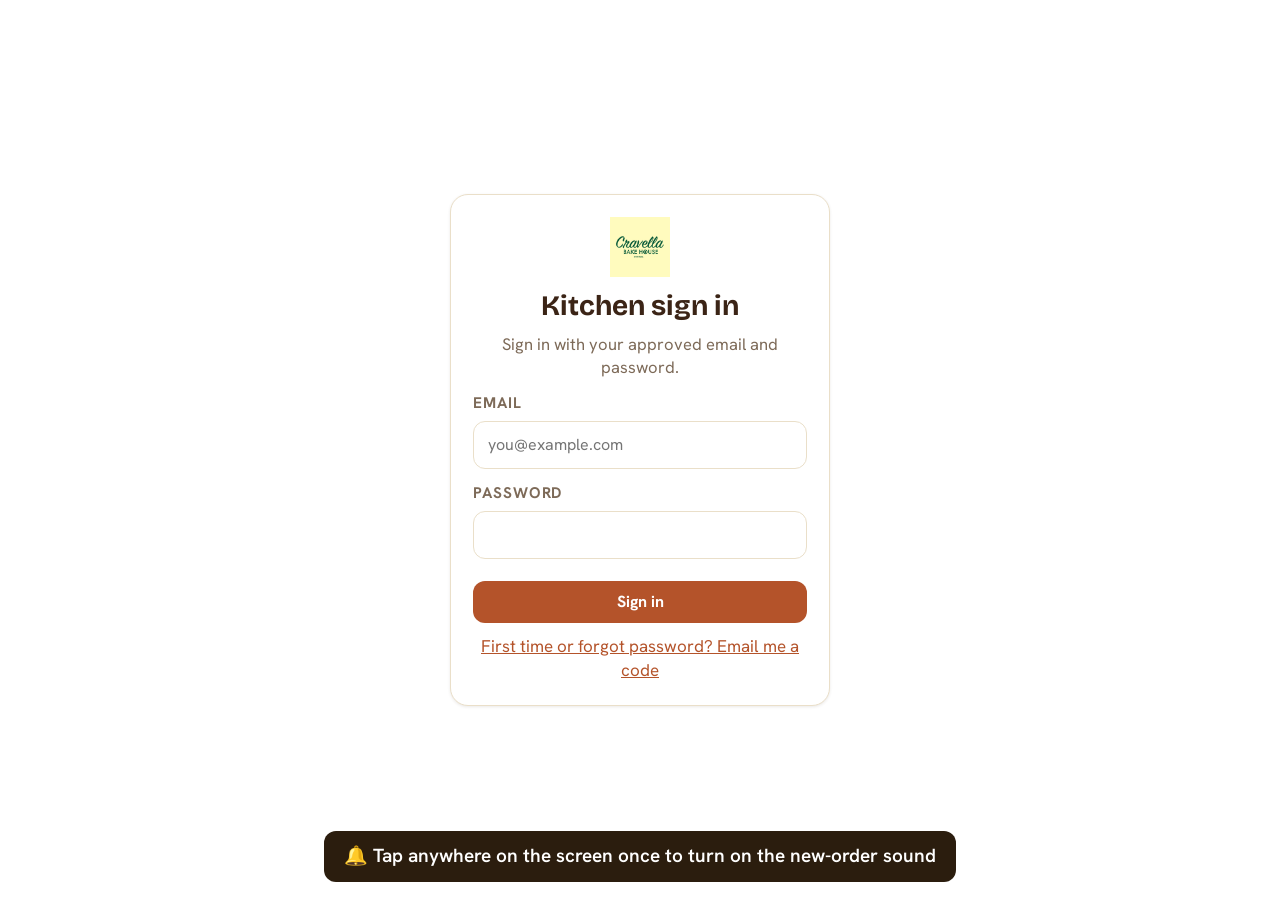
<file: kds/index.html>
<!doctype html>
<html lang="en">
<head>
<script>if(window.top!==window.self){try{window.top.location.replace(window.self.location.href)}catch(_){document.documentElement.innerHTML=""}}</script>
<meta charset="utf-8">
<meta name="viewport" content="width=device-width,initial-scale=1,viewport-fit=cover">
<meta name="robots" content="noindex,nofollow">
<title>Cravella Kitchen</title>
<meta name="theme-color" content="#fffbbe">
<link rel="icon" href="../icon-192.png">
<link rel="preconnect" href="https://cravella-api.connect-679.workers.dev" crossorigin>
<link rel="preconnect" href="https://fonts.gstatic.com" crossorigin>
<link rel="preload" as="style" href="https://fonts.googleapis.com/css2?family=Bricolage+Grotesque:wght@600;700&family=Hanken+Grotesk:wght@400;500;600;700&display=swap" onload="this.onload=null;this.rel='stylesheet'">
<noscript><link rel="stylesheet" href="https://fonts.googleapis.com/css2?family=Bricolage+Grotesque:wght@600;700&family=Hanken+Grotesk:wght@400;500;600;700&display=swap"></noscript>
<style>
:root{color-scheme:light;--cream:#fffbbe;--bg:#ffffff;--card:#ffffff;--ink:#3b2416;--mut:#7d6a58;--line:#eadfc9;--acc:#b4532a;--acc-ink:#ffffff;--ok:#2f7d4f;--bad:#c0392b;--warn:#b9791a;--shadow:0 1px 3px rgba(60,36,22,.10);--col:#fbf6ea}
*{box-sizing:border-box;margin:0;-webkit-tap-highlight-color:transparent}
html,body{height:100%}
body{background:var(--bg);color:var(--ink);font:400 16px/1.4 'Hanken Grotesk',system-ui,sans-serif;display:flex;flex-direction:column;min-height:100vh}
h1,h2,.t{font-family:'Bricolage Grotesque','Hanken Grotesk',system-ui,sans-serif}
button{font:inherit;color:inherit;cursor:pointer;border:0;background:none}
.hide{display:none!important}
.top{background:var(--cream);padding:calc(10px + env(safe-area-inset-top)) 16px 10px;display:flex;justify-content:space-between;align-items:center;gap:12px;flex-wrap:wrap}
.brand{display:flex;align-items:center;gap:12px;min-width:0}.brand img{height:44px;width:auto;display:block}
.brand h1{font-size:28.2px;line-height:1.1}.brand small{display:block;font-size:15.4px;color:#6a5a2a}
.tools{display:flex;align-items:center;gap:8px;flex-wrap:wrap}
.btn{display:inline-block;padding:10px 16px;border-radius:12px;background:var(--acc);color:var(--acc-ink);font-weight:700;text-align:center}
.btn.ol{background:transparent;color:var(--ink);border:1px solid var(--line)}
.btn.sm{padding:7px 12px;font-size:17.9px;border-radius:10px}
.btn[disabled]{opacity:.55}
.clock{font:700 22px 'Bricolage Grotesque',system-ui,sans-serif;padding:0 6px}
.bar{display:flex;gap:8px;align-items:center;padding:10px 16px;border-bottom:1px solid var(--line);flex-wrap:wrap}
.chip{padding:8px 14px;border:1px solid var(--line);border-radius:999px;font-weight:600;font-size:18.6px;background:var(--card)}
.chip.on{background:var(--ink);color:var(--bg);border-color:var(--ink)}
.upd{margin-left:auto;font-size:16.6px;color:var(--mut)}.dtd{margin-left:auto;font-size:16.6px;font-weight:800;color:#1f7a4d}.dtd+.upd{margin-left:12px}
.mtabs{display:none}
.board{flex:1;display:grid;grid-template-columns:repeat(3,minmax(0,1fr));gap:12px;padding:12px 16px calc(16px + env(safe-area-inset-bottom));align-items:start}
.col{background:var(--col);border:1px solid var(--line);border-radius:16px;min-height:200px;display:flex;flex-direction:column;max-height:calc(100vh - 170px);overflow:hidden}
.ch{display:flex;justify-content:space-between;align-items:center;padding:12px 14px;border-bottom:1px solid var(--line);font:700 18px 'Bricolage Grotesque',system-ui,sans-serif}
.ch .n{min-width:26px;padding:0 8px;border-radius:13px;background:var(--acc);color:var(--acc-ink);font:700 14px/26px 'Hanken Grotesk',sans-serif;text-align:center}
.col[data-c=baking] .ch .n{background:var(--warn)}.col[data-c=ready] .ch .n,.col[data-c=delivered] .ch .n{background:var(--ok)}
.cl{overflow-y:auto;padding:10px;display:flex;flex-direction:column;gap:10px}
.empty{color:var(--mut);text-align:center;padding:26px 10px;font-size:17.9px}
.k{background:var(--card);border:1px solid var(--line);border-left:6px solid var(--line);border-radius:14px;padding:12px;box-shadow:var(--shadow)}
.k.late{border-left-color:var(--bad)}.k.soon{border-left-color:var(--warn)}.k.today{border-left-color:var(--ok)}
.k.late .due b{color:var(--bad)}.k.soon .due b{color:var(--warn)}
.kh{display:flex;justify-content:space-between;gap:8px;align-items:flex-start}
.id{font:700 19px 'Bricolage Grotesque',system-ui,sans-serif}
.nm{color:var(--mut);font-size:17.9px}
.mode{display:inline-block;padding:3px 10px;border-radius:999px;font-size:16.6px;font-weight:700;background:#e4edff;color:#27509e;white-space:nowrap}
.mode.pk{background:#ffe3cc;color:#a24a00}
.due{margin-top:6px;font-size:17.9px;color:var(--mut)}.due b{color:var(--ink);font-size:20.5px}
.tag{display:inline-block;margin:6px 6px 0 0;padding:2px 9px;border-radius:999px;font-size:15.4px;font-weight:700;background:#fff1c9;color:#7a5a00}
.tag.new{background:#e4edff;color:#27509e}.tag.adv{background:#ffe3cc;color:#a24a00}
.items{margin:10px 0 0;padding:0;list-style:none}
.items li{padding:6px 0;border-top:1px dashed var(--line);font-size:20.5px;font-weight:600}
.items li:first-child{border-top:0}
.items li small{display:block;font-weight:400;color:var(--mut);font-size:17.3px}
.note{margin-top:10px;padding:9px 11px;border-radius:10px;background:#fff1c2;color:#6b4b00;font-weight:600;font-size:19.2px;white-space:pre-wrap;word-break:break-word}
.ph{display:flex;gap:6px;flex-wrap:wrap;margin-top:10px}
.ph button{all:unset;cursor:pointer}.ph img{width:68px;height:68px;object-fit:cover;border-radius:10px;border:1px solid var(--line);display:block}
.go{width:100%;margin-top:12px;padding:14px;border-radius:12px;background:var(--acc);color:var(--acc-ink);font-weight:700;font-size:21.8px}
.go.ok{background:var(--ok)}.go.warn{background:var(--warn)}
.go[disabled]{opacity:.55}
.back{display:block;margin:8px auto 0;font-size:16.6px;color:var(--mut);text-decoration:underline}
.stp{display:grid;grid-template-columns:repeat(3,minmax(0,1fr));gap:5px;margin-top:12px}
.st{min-width:0;padding:7px 2px;border-radius:9px;border:1px solid var(--line);font-size:14.5px;font-weight:700;text-align:center;line-height:1.15;background:#fff;color:var(--mut)}
.st.done{background:#d9efe1;color:#1f6b3d;border-color:#bfe3cb}
.st.cur{background:var(--ok);color:#fff;border-color:var(--ok)}
.st.nx{border-color:var(--acc);color:var(--acc)}
.st[data-s]{cursor:pointer}
.st.lock{cursor:default}
.ov{position:fixed;inset:0;z-index:30;background:rgba(40,24,12,.85);display:flex;align-items:center;justify-content:center;padding:16px}
.ov img{max-width:100%;max-height:100%;border-radius:12px}
.ov button{position:absolute;top:calc(12px + env(safe-area-inset-top));right:14px;padding:10px 16px;border-radius:12px;background:#fff;font-weight:700}
.login{flex:1;display:flex;align-items:center;justify-content:center;padding:20px}
.lbox{width:100%;max-width:380px;background:var(--card);border:1px solid var(--line);border-radius:18px;padding:22px;box-shadow:var(--shadow)}
.lbox img{height:60px;display:block;margin:0 auto 10px}
.lbox h2{text-align:center;font-size:28.2px;margin-bottom:6px}
.i{width:100%;padding:12px 14px;border:1px solid var(--line);border-radius:12px;background:var(--card);color:var(--ink);font:inherit}
label.f{display:block;font-size:15.4px;font-weight:700;letter-spacing:.06em;text-transform:uppercase;color:var(--mut);margin:14px 0 6px}
.hint{font-size:16.6px;color:var(--mut);margin-top:8px}
.err{color:var(--bad);font-weight:600;margin-top:8px;font-size:17.9px}
.lbox .btn{width:100%;margin-top:14px}
.lbox .lnk{display:block;margin:12px auto 0;font-size:16.6px;color:var(--acc);text-decoration:underline}
.toast{position:fixed;left:50%;bottom:calc(20px + env(safe-area-inset-bottom));transform:translate(-50%,20px);background:var(--ink);color:#fff;padding:11px 18px;border-radius:12px;opacity:0;pointer-events:none;transition:.2s;z-index:40;max-width:90vw}
.toast.on{opacity:1;transform:translate(-50%,0)}
.shint{position:fixed;left:50%;bottom:18px;transform:translateX(-50%);background:#2b1d0e;color:#fff;padding:12px 20px;border-radius:12px;font-size:19px;font-weight:600;z-index:50;max-width:92vw;text-align:center}.shint.hide{display:none}
.npop{position:fixed;left:0;right:0;top:0;z-index:60;background:#b8431f;color:#fff;padding:18px 24px;box-shadow:0 8px 30px rgba(0,0,0,.35);display:flex;align-items:center;gap:20px;cursor:pointer;animation:npin .35s ease-out}
.npop.hide{display:none}
.npop .nb{font-size:44px}.npop .nt{flex:1;min-width:0}.npop .nt b{display:block;font-size:34px;line-height:1.15}.npop .nt span{display:block;font-size:24px;margin-top:4px;opacity:.95}
.npop .nx{background:#fff;color:#b8431f;font-weight:800;font-size:24px;padding:14px 26px;border-radius:14px;white-space:nowrap}
@keyframes npin{from{transform:translateY(-100%)}to{transform:none}}
.tag.new{animation:npulse 1.2s ease-in-out infinite}
@keyframes npulse{50%{box-shadow:0 0 0 6px rgba(184,67,31,.28)}}
@media (min-width:1700px){body{zoom:1.25}.col{max-height:calc((100vh - 170px)/1.25)}}
@media (min-width:2300px){body{zoom:1.7}.col{max-height:calc((100vh - 170px)/1.7)}}
@media (min-width:3000px){body{zoom:2.3}.col{max-height:calc((100vh - 170px)/2.3)}}
@media (max-width:1100px){.board{grid-template-columns:repeat(2,minmax(0,1fr))}.col{max-height:none}}
@media (max-width:640px){
 .mtabs{display:flex;gap:6px;padding:8px 16px;overflow-x:auto;border-bottom:1px solid var(--line)}
 .mtabs .chip{flex:none}
 .board{grid-template-columns:1fr}.col{display:none;max-height:none}.col.on{display:flex}
}
</style>
</head>
<body>
<div id="login" class="login hide">
 <div class="lbox">
  <img src="../icon-192.png" alt="Cravella">
  <h2>Kitchen sign in</h2>
  <div class="hint" id="lHint" style="text-align:center;margin-top:0">Sign in with your approved email and password.</div>
  <label class="f" for="aEmail">Email</label><input class="i" id="aEmail" type="email" inputmode="email" autocomplete="username" placeholder="you@example.com">
  <div id="pwBox"><label class="f" for="aPw">Password</label><input class="i" id="aPw" type="password" autocomplete="current-password"></div>
  <div id="codeBox" class="hide"><label class="f" for="aCode">6-digit code</label><input class="i" id="aCode" type="text" inputmode="numeric" maxlength="6" autocomplete="one-time-code"></div>
  <div class="err" id="lErr"></div>
  <button class="btn" id="lGo">Sign in</button>
  <button class="lnk" id="lMode" style="all:unset;display:block;margin:12px auto 0;font-size:17px;color:var(--acc);text-decoration:underline;cursor:pointer;text-align:center">First time or forgot password? Email me a code</button>
 </div>
</div>

<div id="app" class="hide" style="flex:1;display:flex;flex-direction:column">
 <div class="top">
  <div class="brand"><img src="../icon-192.png" alt="Cravella"><div><h1 class="t">Kitchen</h1><small>Cravella Bake House</small></div></div>
  <div class="tools">
   <div class="clock" id="clock"></div>
   <button class="btn ol sm" id="tst">🔊 Test</button>
   <button class="btn ol sm" id="snd">🔔 Sound off</button>
   <button class="btn ol sm" id="ref">↻ Refresh</button>
   <button class="btn ol sm" id="out">Sign out</button>
  </div>
 </div>
 <div class="bar" id="bar">
  <button class="chip on" data-r="today">Today</button>
  <button class="chip" data-r="tomorrow">Tomorrow</button>
  <button class="chip" data-r="week">Next 7 days</button>
  <button class="chip" data-r="all">All</button>
  <span class="dtd" id="dtd"></span><span class="upd" id="upd"></span>
 </div>
 <div class="mtabs" id="mtabs"></div>
 <div class="board" id="board"></div>
</div>
<div id="lb" class="ov hide"><button id="lbx">Close</button><img id="lbi" alt=""></div>
<div id="npop" class="npop hide" role="alert"><div class="nb">🔔</div><div class="nt" id="ntxt"></div><div class="nx">Got it</div></div>
<div id="sndHint" class="shint hide">🔔 Tap anywhere on the screen once to turn on the new-order sound</div>
<div id="toast" class="toast"></div>

<script>
const API_URL='https://cravella-api.connect-679.workers.dev';
const $=id=>document.getElementById(id);
const esc=s=>String(s==null?'':s).replace(/[&<>"']/g,c=>({'&':'&amp;','<':'&lt;','>':'&gt;','"':'&quot;',"'":'&#39;'}[c]));
const ST=k=>{try{return localStorage.getItem(k)}catch(_){return null}};
const SS=(k,v)=>{try{v==null?localStorage.removeItem(k):localStorage.setItem(k,v)}catch(_){}};
const pad=n=>String(n).padStart(2,'0'),ymd=d=>d.getFullYear()+'-'+pad(d.getMonth()+1)+'-'+pad(d.getDate());
const KDSV='5';
let tok=ST('cb_admin_tok')||'',orders=[],baking=new Set(),skew=0,range='today',mcol='tobake',known=null,busy=0,pollT=0,soundOn=ST('cb_kds_sound')!=='0',actx=null,localBake=false,errMsg='';
let toastT;function toast(m){const t=$('toast');t.textContent=m;t.classList.add('on');clearTimeout(toastT);toastT=setTimeout(()=>t.classList.remove('on'),2400)}
async function api(p){const res=await fetch(API_URL,{method:'POST',headers:{'Content-Type':'text/plain;charset=utf-8'},body:JSON.stringify(Object.assign({token:tok},p))});return res.json()}
const nowMs=()=>Date.now()+skew;
const dueMs=(d,t)=>{const m=String(t).match(/^(\d+):(\d+) (AM|PM)$/);if(!m||!/^\d{4}-\d{2}-\d{2}$/.test(d))return 0;return Date.parse(d+'T'+pad((+m[1]%12)+(m[3]==='PM'?12:0))+':'+m[2]+':00+05:30')||0};
const dur=ms=>{const m=Math.floor(Math.abs(ms)/60000),d=Math.floor(m/1440),h=Math.floor(m%1440/60),mi=m%60;return d?d+'d '+h+'h':h?h+'h '+mi+'m':mi+'m'};
const fmtD=s=>{const m=String(s).match(/^(\d{4})-(\d{2})-(\d{2})$/);if(!m)return s;return new Date(+m[1],m[2]-1,+m[3]).toLocaleDateString('en-IN',{weekday:'short',day:'numeric',month:'short'})};
const dueList=o=>{const a=[{ms:dueMs(o.date,o.time),d:o.date,t:o.time,l:o.split?'Cakes':''}];if(o.split)a.push({ms:dueMs(o.split.date,o.split.time),d:o.split.date,t:o.split.time,l:'Other bakes'});return a.filter(x=>x.ms).sort((p,q)=>p.ms-q.ms)};
const firstDue=o=>(dueList(o)[0]||{ms:0}).ms;

/* ---------- sign in (same accounts as the admin page) ---------- */
let step='pw';
function showLogin(msg){$('app').classList.add('hide');$('login').classList.remove('hide');if(msg)$('lErr').textContent=msg}
function loginMode(m){step=m;const pw=m==='pw';$('pwBox').classList.toggle('hide',!pw);$('codeBox').classList.add('hide');$('lErr').textContent='';
 $('lGo').textContent=pw?'Sign in':'Send code';$('lMode').textContent=pw?'First time or forgot password? Email me a code':'Back to password sign in';
 $('lHint').textContent=pw?'Sign in with your approved email and password.':'We will email a 6-digit code to approved emails.'}
$('lMode').onclick=()=>loginMode(step==='pw'?'email':'pw');
$('aEmail').value=ST('cb_admin_email')||'';
async function finishLogin(t,err){tok=t;const m=await api({action:'admin_me'});
 if(!m.ok&&m.error==='2fa'){SS('cb_admin_tok',tok);err.innerHTML='Extra security step needed. Open the <a href="../admin.html">admin page</a>, finish it there, then come back.';return false}
 if(!m.ok){tok='';err.textContent='This email is not approved.';return false}
 SS('cb_admin_tok',tok);await start();return true}
$('lGo').onclick=async()=>{const b=$('lGo'),e=$('aEmail').value.trim(),err=$('lErr');err.textContent='';err.style.color='';b.disabled=true;
 try{
  if(!/^\S+@\S+\.\S+$/.test(e)){err.textContent='Please enter a valid email.';return}
  if(step==='pw'){const r=await api({action:'admin_pw_login',email:e,password:$('aPw').value,token:''});if(!r.ok){err.textContent=r.error||'Could not sign in.';return}SS('cb_admin_email',e);$('aPw').value='';await finishLogin(r.token,err)}
  else if(step==='email'){const r=await api({action:'otp_request',email:e,token:''});if(!r.ok){err.textContent=r.error||'Could not send the code.';return}
   SS('cb_admin_email',e);step='code';$('codeBox').classList.remove('hide');b.textContent='Sign in';$('aCode').focus();err.style.color='var(--mut)';err.textContent='Code sent to '+e+'. It can take a minute to arrive (check Spam).'}
  else{const r=await api({action:'otp_verify',email:e,code:$('aCode').value,token:''});if(!r.ok){err.textContent=r.error||'That code is not right.';return}if(!await finishLogin(r.token,err))loginMode('email')}
 }catch(_){err.textContent='No connection. Please try again.'}finally{b.disabled=false}};
['aPw','aCode','aEmail'].forEach(id=>$(id).addEventListener('keydown',e=>{if(e.key==='Enter')$('lGo').click()}));
$('out').onclick=()=>{SS('cb_admin_tok',null);tok='';clearInterval(pollT);showLogin('')};

/* ---------- data ---------- */
const OSTEP=[['New','New'],['Confirmed','Confirmed'],['Advance received','Advance paid'],['Baking','Baking'],['Ready','Ready'],['Delivered','Delivered']];
function loadLocalBake(){try{return new Set(JSON.parse(ST('cb_kds_bake')||'[]'))}catch(_){return new Set()}}
async function load(first){
 if(busy)return;busy=1;
 try{
  const [r,k]=await Promise.all([api({action:'admin_orders'}),api({action:'admin_wa_kds_get'}).catch(()=>({ok:false}))]);
  if(!r.ok){if(r.error==='auth'||r.error==='no'){tok='';SS('cb_admin_tok',null);showLogin('Please sign in again.');return}errMsg=r.error||'Could not load orders.';render();return}
  if(r.now)skew=r.now-Date.now();
  orders=(r.orders||[]).filter(o=>o.status!=='Cancelled');
  if(k&&k.ok&&Array.isArray(k.ids)){baking=new Set(k.ids.map(String));localBake=false}else{baking=loadLocalBake();localBake=true}
  errMsg='';
  const ids=new Set(orders.map(o=>o.id));
  if(known){const fresh=orders.filter(o=>!known.has(o.id)&&o.status==='New');if(fresh.length){beep();newPop(fresh)}}
  if(!known){const w=orders.filter(o=>o.status==='New');if(w.length)newPop(w,true)}
  known=ids;
  $('upd').textContent='v'+KDSV+' · Updated '+new Date().toLocaleTimeString('en-IN',{hour:'2-digit',minute:'2-digit'});
  render();
 }catch(_){errMsg='No connection. Retrying…';render()}finally{busy=0}
}
async function start(){$('login').classList.add('hide');$('app').classList.remove('hide');setSound();await load(true);clearInterval(pollT);pollT=setInterval(()=>load(),5000)}
document.addEventListener('visibilitychange',()=>{if(!document.hidden&&tok)load()});
$('ref').onclick=()=>load();

/* ---------- sound ---------- */
function ctx(){try{if(!actx)actx=new (window.AudioContext||window.webkitAudioContext)();if(actx.state==='suspended')actx.resume();return actx}catch(_){return null}}
let popIds=[],popT=0;
function newPop(list,quiet){list.forEach(o=>{if(!popIds.some(x=>x.id===o.id))popIds.push(o)});const el=$('npop');
 const one=o=>{const f=dueList(o)[0]||{d:'',t:''};const fn=String(o.name||'').trim().split(/\s+/)[0]||'';return esc(o.id)+(fn?' · '+esc(fn):'')+' · '+esc(o.mode||'')+' · due '+fmtD(f.d)+', '+esc(f.t)};
 $('ntxt').innerHTML='<b>'+(popIds.length>1?popIds.length+' new orders':'New order')+'</b>'+popIds.map(o=>'<span>'+one(o)+'</span>').join('');
 el.classList.remove('hide');clearInterval(popT);if(!quiet)popT=setInterval(beep,15000)}
$('npop').onclick=()=>{popIds=[];clearInterval(popT);$('npop').classList.add('hide')};
function webBeep(){if(!soundOn)return;const c=ctx();if(!c)return;[[880,0],[1175,.18],[880,.36]].forEach(([f,t])=>{const o=c.createOscillator(),g=c.createGain();o.type='sine';o.frequency.value=f;g.gain.setValueAtTime(.0001,c.currentTime+t);g.gain.exponentialRampToValueAtTime(.35,c.currentTime+t+.03);g.gain.exponentialRampToValueAtTime(.0001,c.currentTime+t+.16);o.connect(g);g.connect(c.destination);o.start(c.currentTime+t);o.stop(c.currentTime+t+.18)})}
let aud=null,audOk=false;
function mkWav(){const sr=22050,seq=[[880,0,.16],[1175,.18,.16],[880,.36,.3]],n=Math.floor(sr*.8),d=new Int16Array(n);
 seq.forEach(([f,t,l])=>{const a=Math.floor(t*sr),b=Math.min(n,a+Math.floor(l*sr));for(let k=a;k<b;k++){const x=(k-a)/sr,env=Math.min(1,x*60)*Math.max(0,1-(k-a)/(b-a));d[k]=Math.round(Math.sin(2*Math.PI*f*x)*env*26000)}});
 const buf=new ArrayBuffer(44+n*2),v=new DataView(buf),w=(o,t)=>{for(let k=0;k<t.length;k++)v.setUint8(o+k,t.charCodeAt(k))};
 w(0,'RIFF');v.setUint32(4,36+n*2,true);w(8,'WAVE');w(12,'fmt ');v.setUint32(16,16,true);v.setUint16(20,1,true);v.setUint16(22,1,true);v.setUint32(24,sr,true);v.setUint32(28,sr*2,true);v.setUint16(32,2,true);v.setUint16(34,16,true);w(36,'data');v.setUint32(40,n*2,true);
 for(let k=0;k<n;k++)v.setInt16(44+k*2,d[k],true);return URL.createObjectURL(new Blob([buf],{type:'audio/wav'}))}
function beep(){if(!soundOn)return;if(aud){aud.currentTime=0;const p=aud.play();if(p&&p.catch)p.catch(()=>webBeep());if(audOk)return}webBeep()}
function setSound(){$('snd').textContent=!soundOn?'🔕 Sound off':audOk?'🔔 Sound on':'🔔 Tap to enable';$('snd').classList.toggle('ol',!soundOn||audOk)}
$('tst').onclick=()=>{soundOn=true;SS('cb_kds_sound','1');if(audOk)beep();else unlockA();ctx();hintUpd();toast(audOk?'Sound test played':'Sound is blocked – tap once more')};
$('snd').onclick=()=>{soundOn=!soundOn;SS('cb_kds_sound',soundOn?'1':'0');setSound();if(soundOn){ctx();audOk?beep():unlockA()}hintUpd()};
function hintUpd(){setSound();$('sndHint').classList.toggle('hide',audOk||!soundOn)}
let unl=0;function unlockA(){if(audOk||!soundOn||unl)return;unl=1;setTimeout(()=>{unl=0},1500);try{if(!aud)aud=new Audio(mkWav());aud.currentTime=0;const p=aud.play();if(p&&p.then)p.then(()=>{audOk=true;hintUpd()}).catch(()=>{});ctx()}catch(_){}}
['click','touchend','pointerup','keydown'].forEach(e=>document.addEventListener(e,unlockA,{passive:true}));
setInterval(hintUpd,1500);hintUpd();

/* ---------- board ---------- */
const COLS=[['tobake','To bake'],['baking','Baking'],['ready','Ready']];   // delivered orders are not shown here; only a count in the header
function stageOf(o){if(o.status==='Delivered')return 'delivered';if(o.status==='Ready')return 'ready';if(baking.has(String(o.id)))return 'baking';return 'tobake'}
function inRange(o){if(range==='all'||o.status==='New')return true;const d=dueList(o),t=ymd(new Date(nowMs())),tm=ymd(new Date(nowMs()+864e5)),w=ymd(new Date(nowMs()+7*864e5));
 const late=o.status!=='Delivered'&&d.length&&d[0].ms<nowMs()&&d[0].d<t;
 const days=d.map(x=>x.d);
 if(range==='today')return late||days.includes(t);
 if(range==='tomorrow')return days.includes(tm);
 return late||days.some(x=>x>=t&&x<=w)}
function lineParts(l){const m=/^(.*) – ₹(\d+(?:\.\d+)?)$/.exec(l),d=m?m[1]:l;let x;
 if((x=/^(.*) × (\d+) \((.*)\)$/.exec(d)))return {n:x[1],q:x[3]+' · '+x[2]+' pcs'};
 if((x=/^(.*?) · (.*)$/.exec(d)))return {n:x[1],q:x[2]};
 return {n:d,q:''}}
function card(o,c){
 const dl=dueList(o),f=dl[0]||{ms:0,d:'',t:''},diff=f.ms-nowMs(),t=ymd(new Date(nowMs()));
 const done=o.status==='Delivered';
 const cls=done?'':diff<0?'late':diff<2*36e5?'soon':f.d===t?'today':'';
 const first=String(o.name||'').trim().split(/\s+/)[0]||'';
 const dueTxt=dl.map(x=>(x.l?x.l+' · ':'')+fmtD(x.d)+', '+esc(x.t)).join(' &nbsp;|&nbsp; ');
 const rel=done?'':diff<0?`<b>Overdue ${dur(diff)}</b>`:`<b>in ${dur(diff)}</b>`;
 const tags=(o.status==='New'?'<span class="tag new">NEW · needs confirming</span>':'')+(o.status==='Confirmed'?'<span class="tag adv">Advance not paid yet</span>':'')+(o.split?'<span class="tag">Split order</span>':'');
 const items=(o.lines||[]).filter(Boolean).map(l=>{const p=lineParts(l);return `<li>${esc(p.n)}${p.q?`<small>${esc(p.q)}</small>`:''}</li>`}).join('');
 const photos=(o.photos||[]).filter(u=>/^https:\/\//.test(u));
 let go='',back='';
 if(c==='tobake'){go=o.status==='New'?`<button class="go" data-a="s" data-s="Confirmed" data-id="${esc(o.id)}">Confirm order</button>`:`<button class="go warn" data-a="bake" data-id="${esc(o.id)}">Start baking</button>`}
 if(c==='baking'){go=`<button class="go ok" data-a="s" data-s="Ready" data-id="${esc(o.id)}">Mark ready</button>`;back=`<button class="back" data-a="unbake" data-id="${esc(o.id)}">↩ Back to To bake</button>`}
 if(c==='ready'){go=`<button class="go ok" data-a="s" data-s="Delivered" data-id="${esc(o.id)}">${o.mode==='Pickup'?'Mark collected':'Mark delivered'}</button>`}
 const cur=c==='baking'?'Baking':o.status==='Advance received'?'Advance received':o.status;
 const ix=OSTEP.findIndex(x=>x[0]===cur);
 const stp=OSTEP.map(([k,lb],i)=>{const st=i<ix?'done':i===ix?'cur':i===ix+1?'nx':'';const tap=i>ix;return `<${tap?'button':'span'} class="st ${st}${tap?'':' lock'}"${tap?` data-a="step" data-s="${esc(k)}" data-id="${esc(o.id)}"`:''}>${esc(lb)}</${tap?'button':'span'}>`}).join('');
 return `<div class="k ${cls}">
  <div class="kh"><div><div class="id">${esc(o.id)}</div><div class="nm">${esc(first)}</div></div><span class="mode ${o.mode==='Pickup'?'pk':''}">${o.mode==='Pickup'?'🛍 Pickup':'🚚 Delivery'}</span></div>
  <div class="due">${dueTxt}${rel?' · '+rel:''}</div>${tags}
  <ul class="items">${items}</ul>
  ${o.notes?`<div class="note">📝 ${esc(o.notes)}</div>`:''}
  ${photos.length?`<div class="ph">${photos.map(u=>`<button data-a="photo" data-u="${esc(u)}"><img src="${esc(u)}" alt="Reference photo" loading="lazy"></button>`).join('')}</div>`:''}
  ${go}${back}<div class="stp">${stp}</div></div>`}
function render(){
 const by={tobake:[],baking:[],ready:[],delivered:[]};
 orders.filter(inRange).forEach(o=>by[stageOf(o)].push(o));
 Object.keys(by).forEach(k=>by[k].sort((a,b)=>k==='delivered'?firstDue(b)-firstDue(a):firstDue(a)-firstDue(b)));
 const t0=ymd(new Date(nowMs())),nd=orders.filter(o=>o.status==='Delivered'&&dueList(o).some(x=>x.d===t0)).length;$('dtd').textContent=nd?'✓ '+nd+' delivered today':'';
 $('mtabs').innerHTML=COLS.map(([k,l])=>`<button class="chip ${mcol===k?'on':''}" data-m="${k}">${l} (${by[k].length})</button>`).join('');
 $('board').innerHTML=(errMsg?`<div class="err" style="grid-column:1/-1">${esc(errMsg)}</div>`:'')+COLS.map(([k,l])=>`<section class="col ${mcol===k?'on':''}" data-c="${k}"><div class="ch"><span>${l}</span><span class="n">${by[k].length}</span></div><div class="cl">${by[k].length?by[k].map(o=>card(o,k)).join(''):'<div class="empty">Nothing here</div>'}</div></section>`).join('');
}
$('bar').addEventListener('click',e=>{const b=e.target.closest('[data-r]');if(!b)return;range=b.dataset.r;[...$('bar').querySelectorAll('.chip')].forEach(x=>x.classList.toggle('on',x===b));render()});
$('mtabs').addEventListener('click',e=>{const b=e.target.closest('[data-m]');if(!b)return;mcol=b.dataset.m;render()});

/* ---------- actions ---------- */
async function setBaking(id,on){
 if(on)baking.add(String(id));else baking.delete(String(id));
 if(localBake){SS('cb_kds_bake',JSON.stringify([...baking]));return true}
 try{const r=await api({action:'admin_wa_kds_set',id,on});if(r.ok)return true;toast(r.error||'Could not save');return false}catch(_){toast('No connection');return false}}
function confirmDelivered(o){const t=new Date().toLocaleDateString('en-CA'),dd=[o.date,o.split&&o.split.date].filter(Boolean).sort().pop()||'',fut=dd&&dd>t;return confirm((fut?'This order is due '+new Date(dd+'T00:00:00').toLocaleDateString('en-IN',{weekday:'short',day:'numeric',month:'short'})+', not today yet.\n\n':'')+'Mark '+o.id+' as '+(o.mode==='Pickup'?'collected':'delivered')+'? This sends the customer a thank-you and a Google review request on WhatsApp.')}
async function setStatus(id,st){
 const o=orders.find(x=>x.id===id);if(!o)return;
 const prev=o.status;o.status=st;render();
 try{const r=await api({action:'admin_status',id,status:st,notify:st!=='Confirmed'&&!!o.email});
  if(r.ok){toast(id+' → '+st);if(st==='Ready'||st==='Delivered'){if(baking.has(String(id)))setBaking(id,false)}}
  else{o.status=prev;render();toast(r.error||'Could not update')}}
 catch(_){o.status=prev;render();toast('No connection. Change not saved.')}}
$('board').addEventListener('click',async e=>{
 const b=e.target.closest('[data-a]');if(!b)return;const a=b.dataset.a,id=b.dataset.id;
 if(a==='photo'){$('lbi').src=b.dataset.u;$('lb').classList.remove('hide');return}
 if(b.disabled)return;
 if(a==='s'){if(b.dataset.s==='Delivered'){const o=orders.find(x=>x.id===id);if(o&&!confirmDelivered(o))return}b.disabled=true;await setStatus(id,b.dataset.s);return}
 if(a==='bake'){b.disabled=true;if(!await setBaking(id,true))baking.delete(String(id));render();return}
 if(a==='unbake'){b.disabled=true;await setBaking(id,false);render();return}
 if(a==='step'){
  const s=b.dataset.s,o=orders.find(x=>x.id===id);if(!o)return;
  if(s==='Baking'){if(['New','Confirmed'].includes(o.status)&&!confirm('Advance is not marked as paid yet. Start baking anyway?'))return;b.disabled=true;await setBaking(id,true);render();return}
  if(s==='Advance received'){if(!confirm('Mark the 50% advance as received for '+id+'?'))return;b.disabled=true;try{const r=await api({action:'admin_wa_paid',id,kind:'adv'});if(r.ok){o.status=r.status||'Advance received';toast('Advance marked as received')}else toast(r.error||'Could not save the payment')}catch(_){toast('No connection')}render();return}
  if(!confirm('Set '+id+' to “'+s+'”?'))return;b.disabled=true;await setStatus(id,s);return}
});
$('lbx').onclick=()=>$('lb').classList.add('hide');$('lb').onclick=e=>{if(e.target===$('lb'))$('lb').classList.add('hide')};

/* ---------- clock and boot ---------- */
setInterval(()=>{$('clock').textContent=new Date(nowMs()).toLocaleTimeString('en-IN',{hour:'2-digit',minute:'2-digit'});if(tok&&!busy&&!document.hidden&&!$('app').classList.contains('hide'))render()},30000);
$('clock').textContent=new Date().toLocaleTimeString('en-IN',{hour:'2-digit',minute:'2-digit'});
(async()=>{if(!tok){showLogin('');return}
 try{const m=await api({action:'admin_me'});if(m.ok){await start();return}if(m.error==='2fa'){showLogin('');$('lErr').innerHTML='Extra security step needed. Open the <a href="../admin.html">admin page</a>, finish it there, then reload this page.';return}}catch(_){}
 tok='';SS('cb_admin_tok',null);showLogin('Please sign in.')})();

async function chkVer(){try{const t=await (await fetch(location.pathname+'?v='+Date.now(),{cache:'no-store'})).text();const m=t.match(/KDSV='(\d+)'/);if(m&&m[1]!==KDSV&&$('npop').classList.contains('hide')&&!sessionStorage.getItem('kdsr'+m[1])){sessionStorage.setItem('kdsr'+m[1],'1');location.reload()}}catch(_){}}
chkVer();setInterval(chkVer,120000);
</script>
</body>
</html>
</file>
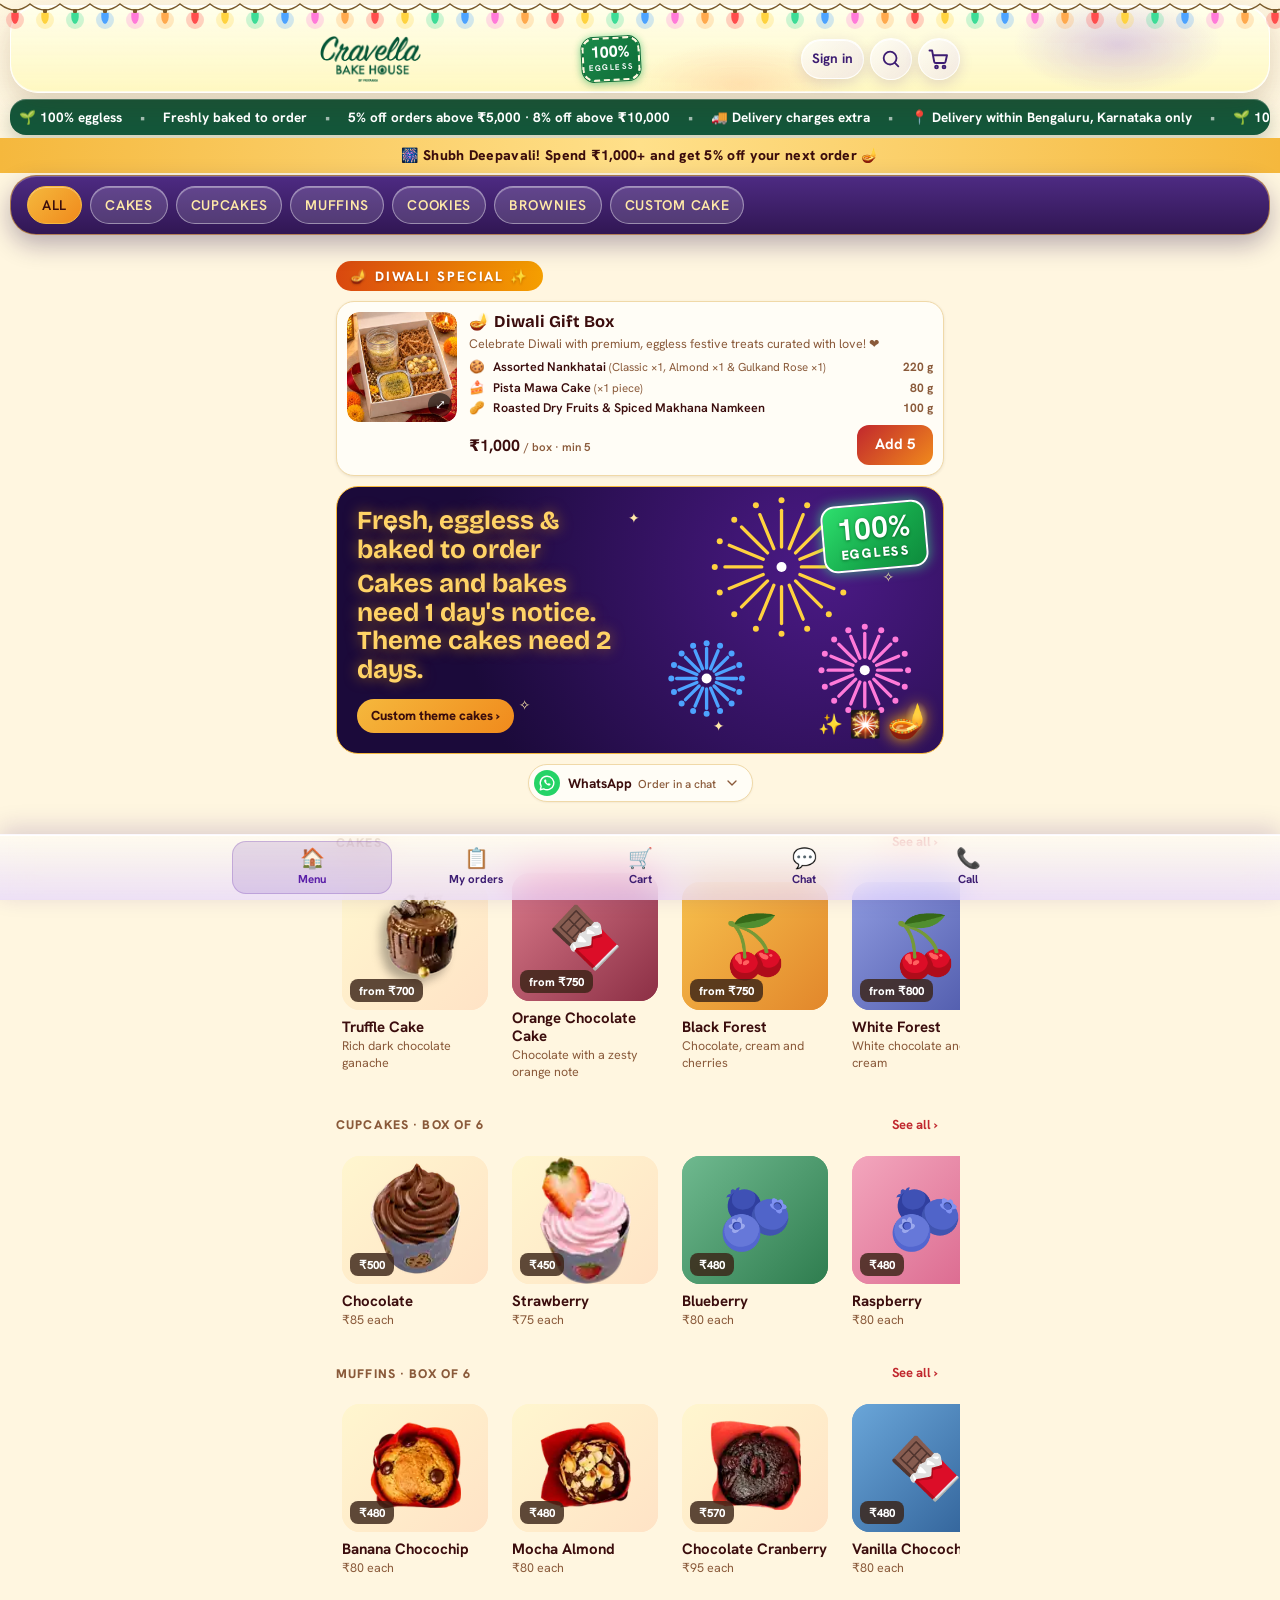
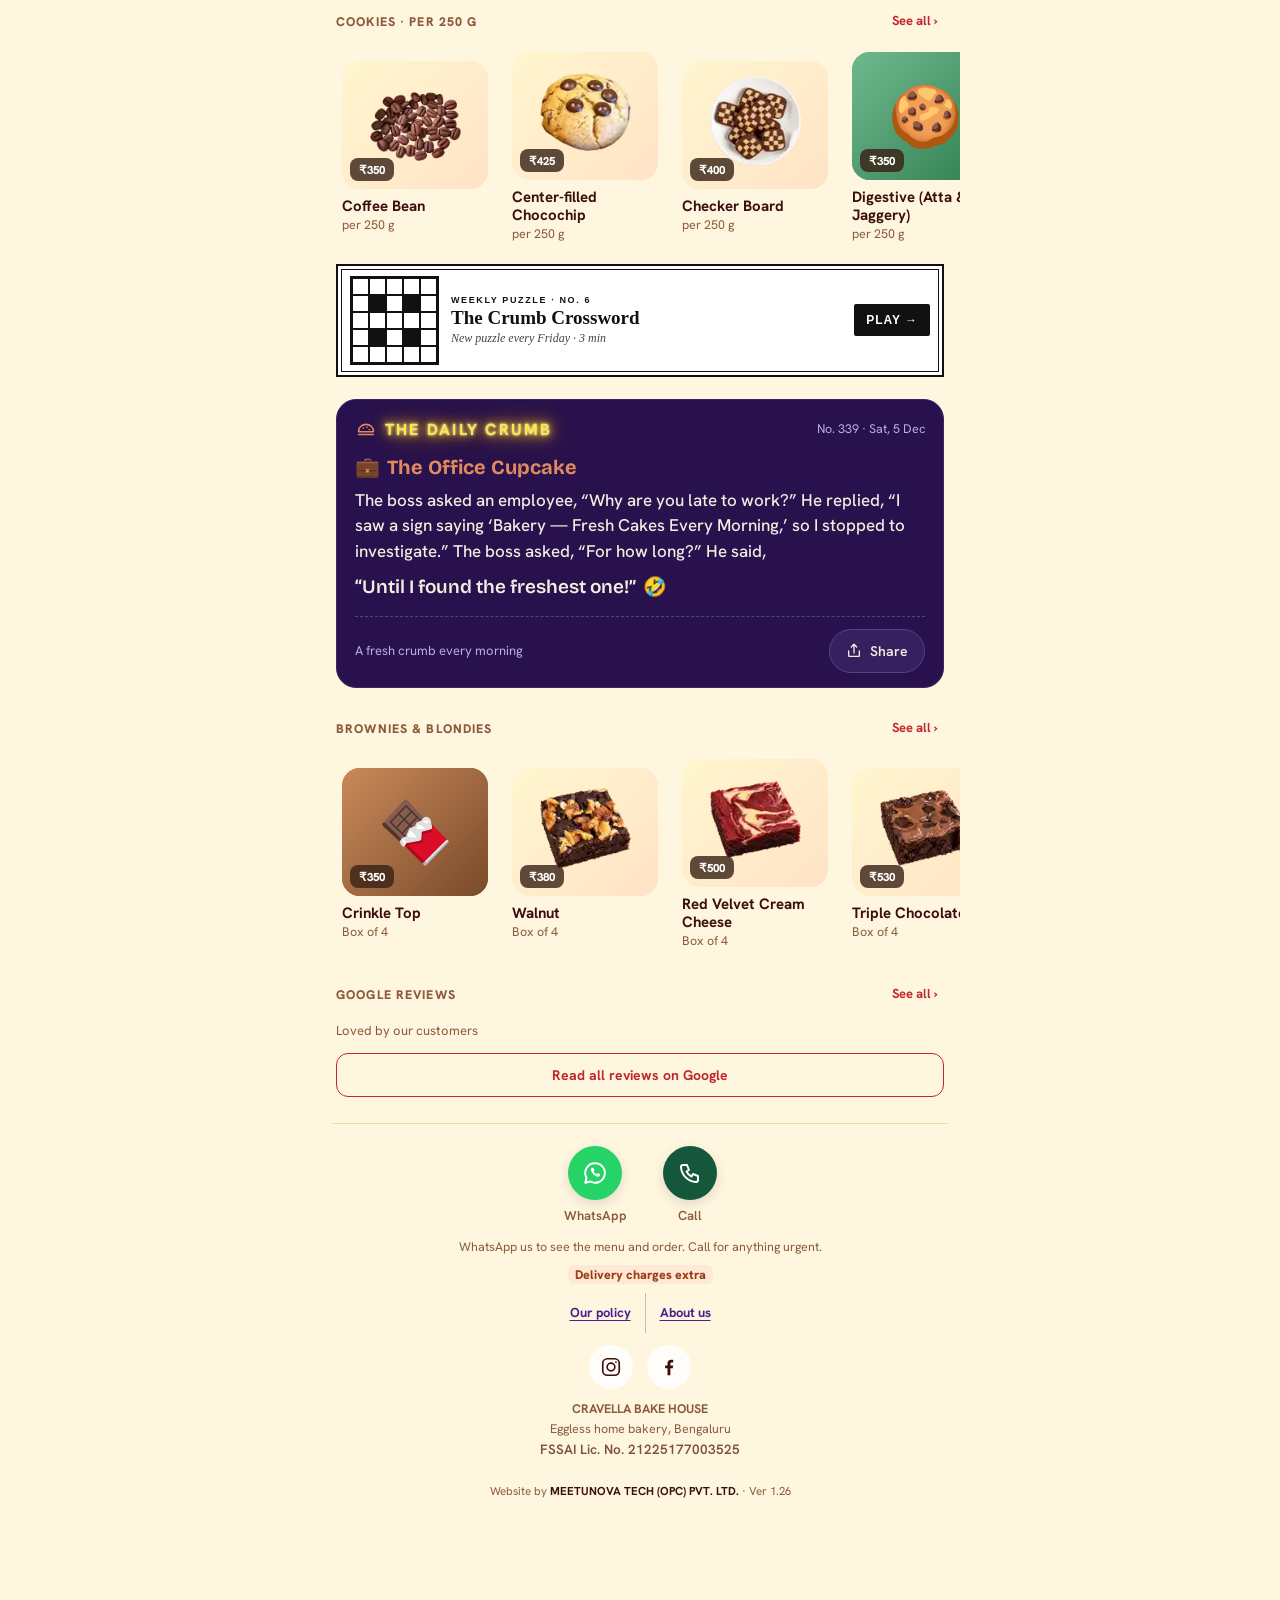
<file: index-glass-header.html>
<!doctype html>
<html lang="en">
<head>
<meta charset="utf-8">
<meta name="facebook-domain-verification" content="89d2gxf97izpfqfu5q7tsiah39w85b" />
<meta name="viewport" content="width=device-width,initial-scale=1,viewport-fit=cover">
<title>Order from Cravella Bake House</title>
<meta name="description" content="Eggless cakes, cupcakes, muffins, cookies and brownies, baked to order. Choose your items and send an order request.">
<meta property="og:type" content="website">
<meta property="og:site_name" content="Cravella Bake House">
<meta property="og:title" content="Order from Cravella Bake House">
<meta property="og:description" content="Eggless cakes, cupcakes, brownies and cookies, baked fresh to order. Tap to order in 2 minutes.">
<meta property="og:url" content="https://order.cravellabakehouse.com/">
<meta property="og:image" content="https://order.cravellabakehouse.com/og-image.png">
<meta property="og:image:width" content="1200"><meta property="og:image:height" content="630">
<meta name="twitter:card" content="summary_large_image">
<meta name="theme-color" content="#fffbbe">
<link rel="manifest" href="manifest.webmanifest">
<link rel="icon" href="icon-192.png">
<link rel="apple-touch-icon" href="icon-192.png">
<meta name="apple-mobile-web-app-capable" content="yes">
<meta name="mobile-web-app-capable" content="yes">
<meta name="apple-mobile-web-app-title" content="Cravella">
<link rel="preconnect" href="https://cravella-api.connect-679.workers.dev" crossorigin>
<link rel="preconnect" href="https://fonts.gstatic.com" crossorigin>
<script async src="https://www.googletagmanager.com/gtag/js?id=AW-18544042873"></script>
<script>window.dataLayer=window.dataLayer||[];function gtag(){dataLayer.push(arguments)}gtag('js',new Date());gtag('config','AW-18544042873');</script>
<link rel="preload" as="style" href="https://fonts.googleapis.com/css2?family=Bricolage+Grotesque:wght@600;700&family=Hanken+Grotesk:wght@400;500;600;700&display=swap" onload="this.onload=null;this.rel='stylesheet'">
<noscript><link rel="stylesheet" href="https://fonts.googleapis.com/css2?family=Bricolage+Grotesque:wght@600;700&family=Hanken+Grotesk:wght@400;500;600;700&display=swap"></noscript>
<style>
:root{--cream:#fffbbe;--bg:#fffdf6;--card:#ffffff;--ink:#3b2416;--mut:#7d6a58;--line:#eadfc9;--acc:#b4532a;--acc-ink:#fff;--ok:#2f7d4f;--warn-bg:#fff4e4;--warn-line:#f0dcb8;--warn-ink:#7a5a30;--shadow:0 1px 2px rgba(60,36,22,.06)}
@media (prefers-color-scheme:dark){:root{--bg:#1d1612;--card:#271e18;--ink:#f6ece0;--mut:#b5a393;--line:#3c2f26;--acc:#e08a5e;--acc-ink:#2a160b;--ok:#5fc08a;--warn-bg:#33281a;--warn-line:#54402a;--warn-ink:#e7c996;--shadow:none}}
*{box-sizing:border-box;margin:0;-webkit-tap-highlight-color:transparent}
html{scroll-behavior:smooth}
body{background:var(--bg);color:var(--ink);font:400 15px/1.45 'Hanken Grotesk',system-ui,sans-serif;padding-bottom:110px;min-height:100vh}
h1,h2,.t{font-family:'Bricolage Grotesque','Hanken Grotesk',system-ui,sans-serif}
button{font:inherit;color:inherit;cursor:pointer;border:0;background:none}
.band{background:var(--cream);text-align:center;padding:calc(14px + env(safe-area-inset-top)) 16px 10px}
.band img{height:84px;max-width:70%;object-fit:contain;display:block;margin:0 auto}
.band p{font-size:12.5px;color:#6a5a2a;margin-top:2px}
.tabs{position:sticky;top:0;z-index:5;display:flex;gap:8px;overflow-x:auto;padding:10px 16px;background:var(--bg);border-bottom:1px solid var(--line);scrollbar-width:none}
.tabs::-webkit-scrollbar{display:none}
.tab{flex:none;padding:8px 14px;border:1px solid var(--line);border-radius:999px;font-weight:600;font-size:14px;background:var(--card)}
.tab.on{background:var(--ink);color:var(--bg);border-color:var(--ink)}
.tab{text-transform:uppercase;letter-spacing:.05em}
.tab .n{display:inline-block;min-width:18px;margin-left:6px;padding:0 5px;border-radius:9px;background:var(--acc);color:var(--acc-ink);font-size:11px;line-height:18px}
main{padding:6px 16px 0;max-width:640px;margin:0 auto}
.sec{margin:18px 0 8px;font-size:12px;letter-spacing:.09em;text-transform:uppercase;color:var(--mut);font-weight:700}
.card{background:var(--card);border:1px solid var(--line);border-radius:16px;padding:13px;margin-bottom:10px;box-shadow:var(--shadow)}
.t{font-weight:700;font-size:16.5px;letter-spacing:-.005em}
.d{font-size:13px;color:var(--mut);margin-top:1px}
.chips{display:flex;flex-wrap:wrap;gap:6px;margin-top:10px}
.chip{padding:7px 11px;border:1px solid var(--line);border-radius:11px;font-size:13px;text-align:center;line-height:1.25;background:var(--bg)}
.chip b{display:block;font-weight:700}
.chip.on{background:var(--acc);border-color:var(--acc);color:var(--acc-ink)}
.chip.cr{padding:7px 13px;font-weight:600}
.row{display:flex;justify-content:space-between;align-items:center;gap:10px;margin-top:11px}
.pr{font-weight:700;color:var(--acc);font-size:16px}
.pr small{display:block;font-weight:500;font-size:11.5px;color:var(--mut)}
.step{display:flex;align-items:center;gap:6px}
.step button{width:34px;height:34px;border-radius:50%;border:1px solid var(--line);background:var(--card);font-size:19px;line-height:1;display:flex;align-items:center;justify-content:center}
.step button.p{background:var(--ink);border-color:var(--ink);color:var(--bg)}
.step span{min-width:46px;text-align:center;font-weight:700}
.add{background:var(--ink);color:var(--bg);padding:9px 18px;border-radius:12px;font-weight:700}
.add:active,.go:active{transform:scale(.97)}
.add.off{opacity:.45}
.kg{display:flex;align-items:center;gap:8px;margin-top:10px;font-size:13px;color:var(--mut)}
.pol{background:var(--card);border:1px solid var(--line);border-radius:14px;margin:0 0 10px;padding:0 14px}.pol summary{cursor:pointer;list-style:none;padding:14px 0;font-weight:700;font-size:15px;display:flex;align-items:center;gap:10px}.pol summary::-webkit-details-marker{display:none}.pol summary::after{content:'›';margin-left:auto;font-size:20px;transition:transform .15s}.pol[open] summary::after{transform:rotate(90deg)}.pol p{margin:0 0 10px;font-size:14px;line-height:1.55;color:var(--mut)}.pol p:last-child{padding-bottom:6px}.pol h4{margin:14px 0 6px;font-size:14px;color:var(--ink,inherit)}.pol h4:first-of-type{margin-top:0}.pol h3{margin:18px 0 6px;font-size:15px;color:var(--pt)}.pol h3:first-of-type{margin-top:2px}.pcard{background:var(--card);border:1px solid var(--line);border-radius:14px;margin:0 0 12px;padding:14px 16px}.pcard h3{margin:0 0 10px;font-size:16px;color:var(--pt)}.pcard p{margin:0 0 10px;font-size:14px;line-height:1.55;color:var(--pt)}.pcard p:last-child{margin-bottom:0}.pcard h4{margin:16px 0 6px;font-size:14px;color:var(--pt);border-top:1px solid var(--line);padding-top:12px}.pcard h4:first-of-type{margin-top:4px;border-top:0;padding-top:0}:root{--pt:#000}@media (prefers-color-scheme:dark){:root{--pt:var(--ink)}}.pol summary,.pol p,.pol h4,.sec.pth,.ptl,.ptl a{color:var(--pt)}.ptl{font-weight:700}
.note{background:var(--warn-bg);border:1px solid var(--warn-line);color:var(--warn-ink);border-radius:12px;padding:10px 12px;font-size:13px;margin:12px 0}
.bar{position:fixed;left:12px;right:12px;bottom:calc(12px + env(safe-area-inset-bottom));max-width:616px;margin:0 auto;background:var(--ink);color:var(--bg);border-radius:18px;padding:11px 12px 11px 18px;display:flex;justify-content:space-between;align-items:center;z-index:8;box-shadow:0 8px 24px rgba(0,0,0,.25);transition:transform .2s}
.bar.hide{transform:translateY(140%)}

.bar .a{font-size:11.5px;opacity:.75}.bar .b{font:700 21px 'Bricolage Grotesque',sans-serif}
.go{background:var(--acc);color:var(--acc-ink);padding:12px 18px;border-radius:13px;font-weight:700;font-size:15px}
.go[disabled]{opacity:.55}
.foot{max-width:640px;margin:26px auto 0;padding:0 16px;font-size:12.5px;color:var(--mut);text-align:center;line-height:1.6}
.foot a{color:inherit}
.soc{display:flex;justify-content:center;gap:14px;margin:16px 0 4px}
.soc a{width:44px;height:44px;border-radius:50%;border:1px solid var(--line);background:var(--card);color:var(--ink);display:flex;align-items:center;justify-content:center}
.credit{margin:14px auto 0;padding:10px 14px;max-width:420px;border:1px solid var(--line);background:var(--card);border-radius:14px;font-size:12px;color:var(--mut)}
.credit b{color:var(--ink);font-weight:700}
.ver{margin:10px 0 4px;font-size:11.5px;color:var(--mut);opacity:.8}
/* overlays */
.ov{position:fixed;inset:0;background:var(--bg);z-index:20;overflow-y:auto;display:none;padding-bottom:40px}
.ov.on{display:block}
.ovh{position:sticky;top:0;z-index:2;background:var(--cream);display:flex;align-items:center;gap:8px;padding:calc(10px + env(safe-area-inset-top)) 12px 10px}
.ovh button.back{width:38px;height:38px;border-radius:50%;background:rgba(255,255,255,.7);font-size:20px;color:#3b2416}
.ovh h2{font-size:18px;color:#3b2416}
.wrap{max-width:560px;margin:0 auto;padding:6px 16px}
.line{display:flex;justify-content:space-between;gap:12px;padding:6px 0;font-size:14.5px}
.line .l{flex:1;min-width:0}.line .l small{display:block;color:var(--mut);font-size:12px}
.hr{border-top:1px dashed var(--line);margin:8px 0}
.tot{font:700 20px 'Bricolage Grotesque',sans-serif}
label.f{display:block;font-size:12px;letter-spacing:.07em;text-transform:uppercase;font-weight:700;color:var(--mut);margin:16px 0 6px}
input.i,textarea.i,select.i{width:100%;font:inherit;font-size:16px;color:var(--ink);background:var(--card);border:1px solid var(--line);border-radius:12px;padding:11px 12px}
textarea.i{min-height:78px;resize:vertical}
input.i:focus,textarea.i:focus,select.i:focus{outline:2px solid var(--acc);outline-offset:0}
.two{display:grid;grid-template-columns:1.2fr 1fr;gap:8px}
.pform select.i{appearance:none;-webkit-appearance:none;background-image:linear-gradient(45deg,transparent 50%,currentColor 50%),linear-gradient(135deg,currentColor 50%,transparent 50%);background-position:calc(100% - 18px) 55%,calc(100% - 13px) 55%;background-size:5px 5px;background-repeat:no-repeat;padding-right:32px}
.pform .phw{display:flex;align-items:stretch}.pform .phw span{display:flex;align-items:center;padding:0 12px;border:1px solid var(--line);border-right:0;border-radius:12px 0 0 12px;background:rgba(0,0,0,.03);font-weight:700;color:var(--mut)}.pform .phw .i{border-radius:0 12px 12px 0}
.pform.locked .i,.pform .i:disabled{background:#f3efe7;color:#5f554a;border-color:#e6dccb;cursor:not-allowed;opacity:1;-webkit-text-fill-color:#5f554a}
.pform.locked select.i{background-image:none}
.pform.locked .phw span{background:#ece6db}
.seg{display:grid;grid-template-columns:1fr 1fr;gap:8px}
.seg button{padding:11px;border:1px solid var(--line);border-radius:12px;font-weight:600;background:var(--card)}
.seg button.on{background:var(--ink);color:var(--bg);border-color:var(--ink)}
.up{display:flex;flex-direction:column;align-items:center;gap:4px;border:2px dashed var(--line);border-radius:14px;padding:16px;text-align:center;color:var(--mut);font-size:13.5px;background:var(--card);cursor:pointer}
.th{display:flex;gap:8px;margin-top:10px;flex-wrap:wrap}
.th div{position:relative;width:76px;height:76px;border-radius:12px;overflow:hidden;border:1px solid var(--line)}
.th img{width:100%;height:100%;object-fit:cover;display:block}
.th button{position:absolute;top:3px;right:3px;width:22px;height:22px;border-radius:50%;background:rgba(0,0,0,.65);color:#fff;font-size:13px;line-height:1}
.bad{outline:2px solid #c0392b!important;outline-offset:0}
.err{color:#c0392b;font-size:13.5px;margin-top:10px;font-weight:600}
@media (prefers-color-scheme:dark){.err{color:#ff8a7a}}
.hp{position:absolute;left:-9999px;width:1px;height:1px;opacity:0}
.ok{width:76px;height:76px;border-radius:50%;background:var(--ok);color:#fff;font-size:42px;display:flex;align-items:center;justify-content:center;margin:30px auto 12px}
.btn{display:block;width:100%;text-align:center;padding:14px;border-radius:14px;font-weight:700;margin-top:10px;text-decoration:none;font-size:15px}
.btn.wa{background:#25a244;color:#fff}.btn.ol{border:1px solid var(--line);background:var(--card);color:var(--ink)}
.toast{position:fixed;left:50%;bottom:116px;transform:translate(-50%,20px);background:var(--ink);color:var(--bg);padding:9px 16px;border-radius:12px;font-size:13.5px;font-weight:600;opacity:0;pointer-events:none;transition:.2s;z-index:30}
.toast.on{opacity:1;transform:translate(-50%,0)}
.hint{font-size:13px;color:var(--mut);margin-top:6px}
.spl{display:flex;gap:10px;align-items:flex-start;margin:12px 0 4px;font-size:14px;line-height:1.35;cursor:pointer}.spl input{width:20px;height:20px;margin:1px 0 0;flex:none;accent-color:var(--brown,#3b2416)}
.how{margin:10px 0 8px;padding-left:24px;font-size:16.5px;line-height:1.5}.how li{margin:7px 0}
.inord{font-size:12px;font-weight:600;color:var(--ok);margin-top:3px}.incart{margin-top:10px;padding-top:8px;border-top:1px dashed var(--line,#e6d6c2)}.incart .line{padding:6px 0}
.banner{background:#fff4e4;color:#7a5a30;border-bottom:1px solid #f0dcb8;text-align:center;font-size:14px;font-weight:600;padding:9px 16px;line-height:1.35}.banner:empty{display:none}
.soldout{color:var(--mut);font-weight:700;font-size:13px;padding:6px 10px;border:1px dashed var(--line);border-radius:10px}
.offer{background:#1f6b3f;color:#fff;text-align:center;font-size:13.5px;font-weight:700;padding:9px 14px;line-height:1.35}
.offer:empty{display:none}
.offer{overflow:hidden;white-space:nowrap;padding:9px 0}
.offer .trk{display:inline-flex;animation:offs 32s linear infinite;will-change:transform}
.offer .trk span{padding:0 9px}.offer .trk span+span::before{content:'•';margin-right:18px;opacity:.6}
.offer:hover .trk{animation-play-state:paused}
@keyframes offs{to{transform:translateX(-50%)}}
@media(prefers-reduced-motion:reduce){.offer{overflow-x:auto;scrollbar-width:none}.offer .trk{animation:none}}
.sbox[hidden]{display:none}
#hdr{position:sticky;top:0;z-index:20;background:#fffbbe;box-shadow:0 1px 0 rgba(59,36,22,.08)}
#hdr .backrow{padding-bottom:4px}
.tabs{top:var(--hh,0px)!important}
.backrow{max-width:640px;margin:8px auto 0;padding:0 16px}.backrow[hidden]{display:none}
.backrow button{font:700 14px 'Hanken Grotesk',sans-serif;color:var(--acc);padding:6px 12px 6px 6px;border-radius:10px}
.dsc,.dsc b{color:var(--ok)}
.gl-tr{display:flex;gap:10px;overflow-x:auto;scroll-snap-type:x mandatory;scrollbar-width:none;-webkit-overflow-scrolling:touch;padding:2px 2px 4px}.gl-tr::-webkit-scrollbar{display:none}
.gs{flex:0 0 158px;height:128px;scroll-snap-align:center;border-radius:18px;overflow:hidden;position:relative;margin:0;background:#eee3d3;cursor:zoom-in}
.gs img{width:100%;height:100%;object-fit:cover;object-position:50% 45%;display:block}.gs img{height:125%;will-change:transform;animation:gspan 8s ease-in-out infinite alternate}.gs:nth-child(2n) img{animation-delay:-2.5s}.gs:nth-child(3n) img{animation-delay:-5s}@keyframes gspan{from{transform:translateY(0) scale(var(--z,1))}to{transform:translateY(-20%) scale(var(--z,1))}}@media (prefers-reduced-motion:reduce){.gs img{height:100%;animation:none;transform:scale(var(--z,1))}}.gs figcaption{position:absolute;left:0;right:0;bottom:0;padding:14px 8px 6px;color:#fff;font:700 10.5px 'Hanken Grotesk',sans-serif;background:linear-gradient(transparent,rgba(0,0,0,.62))}
.gal .hs{margin:8px 0 6px;font-size:14px}.gal .hs button{font-size:12px}.hero.sm{min-height:0;padding:12px 16px;margin:6px 0 2px;border-radius:16px}.hero.sm h2{font-size:17px;max-width:none}.hero.sm p{margin:3px 0 0;max-width:none;font-size:12px}.hero.sm button,.hero.sm>i{display:none}
.gbtn{display:block;width:100%;margin:12px 0 0;padding:14px 16px;border-radius:14px;background:var(--ok,#2f7d4f);color:#fff;font-weight:800;font-size:16px;text-align:center;line-height:1.25}.gbtn.sm{display:inline-block;width:auto;margin:0;padding:10px 18px;font-size:14.5px;border-radius:999px}.gbtn.sm small{display:inline;margin:0 0 0 6px;font-size:inherit;font-weight:inherit;opacity:1}.gbtn.sm{background:none;border:0;box-shadow:none;color:#16236b;padding:4px 2px;border-radius:0;font-size:15.5px;text-decoration:underline;text-decoration-color:rgba(22,35,107,.35);text-underline-offset:4px}.gbtn.sm::before{content:'\1F449';margin-right:7px;text-decoration:none;display:inline-block}.gbtn.sm small{font-weight:600;opacity:.75}.gbw{text-align:center;margin:8px 0 4px}
.gbtn small{display:block;font-weight:600;font-size:13px;opacity:.92;margin-top:2px}
.gl-dots{display:flex;gap:6px;justify-content:center;margin:6px 0 0}.gl-dots i{width:7px;height:7px;border-radius:50%;background:#d9c7a6;transition:.2s}.gl-dots i.on{background:var(--ok,#1f7a4d);width:18px;border-radius:5px}
.gl-cta{display:block;margin:6px auto 0;text-align:center;font-weight:700;font-size:13px}
.gift{font-weight:700;margin-bottom:6px}.gcode{font-size:26px;font-weight:800;letter-spacing:.08em;margin:6px 0;color:var(--ok);user-select:all}
.cpn{display:flex;gap:8px;margin:12px 0 2px;align-items:center}.cpn input{flex:1;text-transform:uppercase;letter-spacing:.04em}
.cmsg{font-size:13px;margin-top:6px;color:var(--mut)}.cmsg.ok{color:var(--ok);font-weight:600}.cmsg.bad{color:#b4412a}
.empty{text-align:center;color:var(--mut);padding:30px 0}
.band{position:relative}
.topr{display:flex;justify-content:space-between;align-items:center;margin:-2px 0 6px}
.cartb{position:relative;width:44px;height:44px;border-radius:50%;background:rgba(255,255,255,.85);border:1px solid rgba(59,36,22,.18);color:#3b2416;display:flex;align-items:center;justify-content:center;flex:none}
.cartb .cn{position:absolute;top:-5px;right:-5px;min-width:21px;height:21px;padding:0 5px;border-radius:999px;background:#b4532a;color:#fff;font:700 12px/21px 'Hanken Grotesk',system-ui,sans-serif;text-align:center;border:2px solid #fffbbe}
.cartb.pop{animation:pop .3s}
@keyframes pop{50%{transform:scale(1.15)}}
.acc{background:rgba(255,255,255,.85);border:1px solid rgba(59,36,22,.18);border-radius:999px;padding:11px 15px;font-weight:700;font-size:14.5px;color:#3b2416;max-width:62vw;overflow:hidden;text-overflow:ellipsis;white-space:nowrap}
.call{display:inline-flex;align-items:center;gap:9px;margin-top:11px;background:#3b2416;color:#fffbbe;font:700 23px 'Bricolage Grotesque',sans-serif;padding:12px 24px;border-radius:999px;text-decoration:none;letter-spacing:.01em}
.fph{display:inline-block;font:700 26px 'Bricolage Grotesque',sans-serif;color:var(--ink);text-decoration:none;margin-bottom:6px}
.bar{min-height:76px;padding:10px 10px 10px 20px;border-radius:20px}
.bar.empty{padding:0;background:transparent;box-shadow:none}
.bar.empty .go{box-shadow:0 8px 24px rgba(0,0,0,.28)}
.bar.empty .sum{display:none}
.bar .go{font-size:20px;padding:17px 24px;border-radius:15px;letter-spacing:.01em}
.bar.empty .go{width:100%}
.bar .b{font-size:23px}
body.acct-open .bar{z-index:25}body.acct-open .bn{z-index:24}
.aclg{margin-left:auto;height:34px;width:auto;cursor:pointer;flex:none;border-radius:8px}
#acFoot .ft2{margin-top:18px}
#acct{padding-bottom:130px}
.o{background:var(--card);border:1px solid var(--line);border-radius:16px;padding:14px;margin-top:12px}
.o .h{display:flex;justify-content:space-between;align-items:center;gap:8px}
.o .w{font-size:13px;color:var(--mut);margin-top:4px}
.o .it{font-size:14px;margin-top:8px;white-space:pre-line}
.o .f2{display:flex;justify-content:space-between;align-items:center;margin-top:10px}
.oit{width:100%;border-collapse:collapse;margin-top:10px;font-size:13.5px}
.oit th{font-size:11px;font-weight:700;letter-spacing:.04em;text-transform:uppercase;color:var(--mut);text-align:left;padding:0 0 4px}
.oit td{padding:7px 0;border-top:1px dashed var(--line);vertical-align:top}
.oit .q{text-align:center;padding-left:8px;padding-right:8px;white-space:nowrap}
.oit .p{text-align:right;white-space:nowrap}
.oit tfoot td{border-top:1px solid var(--line);padding:5px 0;color:var(--mut)}
.oit tfoot tr.tt td{color:var(--ink);font-weight:700;font-size:15px}
.st{font-size:12px;font-weight:700;padding:4px 10px;border-radius:999px;background:#eee;color:#444;white-space:nowrap}
.st.New{background:#fff1c9;color:#7a5a00}.st.Confirmed{background:#d9efe1;color:#1f6b3d}.st.Advance{background:#d6e8f7;color:#1c4f7c}.st.Delivered{background:#2f7d4f;color:#fff}.st.Cancelled{background:#f6d6d2;color:#8a2b20}
.lnk{color:var(--acc);font-weight:700;text-decoration:underline;cursor:pointer}
.sec2{font:700 19px 'Bricolage Grotesque',sans-serif;margin:26px 0 2px}
.sm{padding:8px 14px;font-size:14px}

/* ---------- app look: dark blue ---------- */
:root{color-scheme:dark;--bg:#0b1530;--card:#13203f;--ink:#eaf0ff;--mut:#9fb0d0;--line:#27396a;--acc:#ff9d5c;--acc-ink:#1a0e05;--ok:#5fd08f;--warn-bg:#3a3322;--warn-line:#5a4c2e;--warn-ink:#e7c996;--shadow:0 2px 10px rgba(0,0,0,.3)}
body{background:radial-gradient(700px 300px at 90% -4%,#1c3470,transparent 70%),var(--bg);background-attachment:fixed;padding-bottom:200px}
.band{background:#fffbbe;text-align:left;padding:calc(12px + env(safe-area-inset-top)) 16px 10px}
.hrow{display:flex;justify-content:space-between;align-items:center;gap:10px;max-width:640px;margin:0 auto}
.brand{display:flex;align-items:center;gap:11px;min-width:0}
.lgp{flex:none;display:flex}
.band img{height:46px;max-width:none;width:auto;display:block;margin:0}
.tag{max-width:640px;margin:6px auto 0;color:#6a5a2a;font-size:12.5px;font-weight:600}
.hr2{display:flex;align-items:center;gap:8px;flex:none}
.acc{background:rgba(255,255,255,.85);border:1px solid rgba(59,36,22,.18);color:#3b2416;padding:9px 12px;font-size:13.5px;max-width:34vw}
.cartb{background:rgba(255,255,255,.85);border:1px solid rgba(59,36,22,.18);color:#3b2416;width:42px;height:42px}
.cartb .cn{background:#b4532a;color:#fff;border-color:#fffbbe}
.offer{background:#14573a;color:#fff}
.banner{background:var(--warn-bg);color:var(--warn-ink);border-bottom:1px solid var(--warn-line)}
.sbox{display:flex;align-items:center;gap:10px;max-width:608px;margin:8px 16px 4px;padding:0 14px;border:1px solid var(--line);background:var(--card);border-radius:16px;color:var(--mut)}
@media(min-width:672px){.sbox{margin:8px auto 4px}}
.sbox input{flex:1;min-width:0;background:none;border:0;outline:0;font:inherit;font-size:16px;color:var(--ink);padding:14px 0;-webkit-appearance:none;appearance:none}
.sbox input::placeholder{color:var(--mut)}
.tabs{background:rgba(11,21,48,.92);-webkit-backdrop-filter:blur(10px);backdrop-filter:blur(10px);border-bottom:0}
.tab{background:var(--card);color:var(--mut)}
.tab.on{background:var(--acc);border-color:var(--acc);color:var(--acc-ink)}
.tab .n{background:var(--ink);color:var(--bg)}.tab.on .n{background:var(--acc-ink);color:var(--acc)}
.card{background:linear-gradient(180deg,#16254a,#13203f);border-radius:18px}
.add{background:var(--acc);color:var(--acc-ink)}
.step button.p{background:var(--acc);border-color:var(--acc);color:var(--acc-ink)}
.seg button.on{background:var(--acc);border-color:var(--acc);color:var(--acc-ink)}
.bar{background:var(--acc);color:var(--acc-ink);bottom:calc(76px + env(safe-area-inset-bottom));box-shadow:0 8px 24px rgba(0,0,0,.4)}
.bar.hide{transform:translateY(calc(100% + 160px));visibility:hidden;transition:transform .2s,visibility 0s .2s}
.bar .a{opacity:.8}.bar .go{background:#0b1530;color:#fff}
.toast{bottom:calc(168px + env(safe-area-inset-bottom));background:var(--ink);color:var(--bg)}
.ovh{background:#0e1a38;border-bottom:1px solid var(--line)}.ovh h2{color:var(--ink)}.ovh button.back{background:var(--card);color:var(--ink)}
.chip{background:#0f1b3b}
.st{background:#2a3a63;color:#dbe4ff}
.st.New{background:#4a3f12;color:#f6d776}.st.Confirmed{background:#143a26;color:#6fe0a0}.st.Advance{background:#13304a;color:#7fc4ff}.st.Delivered{background:#1f7a4d;color:#fff}.st.Cancelled{background:#4a1f1a;color:#ffb0a6}
.bad{outline-color:#ff7a70!important}.cmsg.bad{color:#ff8a7a}
.foot{padding-bottom:10px}
.bn{position:fixed;left:0;right:0;bottom:0;z-index:7;display:flex;justify-content:center;gap:4px;background:rgba(11,21,48,.94);-webkit-backdrop-filter:blur(14px);backdrop-filter:blur(14px);border-top:1px solid var(--line);padding:6px 8px calc(6px + env(safe-area-inset-bottom))}
.bn>*{flex:1;max-width:160px;display:flex;flex-direction:column;align-items:center;gap:1px;padding:6px 2px;border-radius:14px;font-size:11.5px;font-weight:700;color:var(--mut);text-decoration:none;position:relative}
.bn i{font-style:normal;font-size:20px;line-height:1.15}.bn .on{color:var(--acc);background:rgba(255,157,92,.13)}
.bn .n{position:absolute;top:1px;left:calc(50% + 6px);min-width:17px;padding:0 5px;border-radius:9px;background:var(--acc);color:var(--acc-ink);font-size:10.5px;line-height:17px}
.tabs{background:#fffbbe;border-bottom:1px solid #eadf8c;-webkit-backdrop-filter:none;backdrop-filter:none}
.tab{background:#fff;color:#3b2416;border-color:#e6d9a0}
.tab.on{background:#b4532a;border-color:#b4532a;color:#fff}
.tab .n{background:#3b2416;color:#fffbbe}.tab.on .n{background:#fff;color:#b4532a}
.bn{background:#fffbbe;border-top:1px solid #eadf8c;-webkit-backdrop-filter:none;backdrop-filter:none}
.bn>*{color:#6a5a2a}.bn .on{color:#b4532a;background:rgba(180,83,42,.12)}
.bn .n{background:#b4532a;color:#fff}
.chips.fr{flex-wrap:nowrap;gap:6px}.chips.fr .chip{flex:1 1 0;min-width:0;padding:8px 2px;font-size:12.5px;white-space:nowrap}
.hero{position:relative;overflow:hidden;margin:10px 0 4px;padding:20px;border-radius:22px;background:linear-gradient(120deg,#1c3470,#0f1d44);border:1px solid var(--line);min-height:150px}
.hero h2{font-size:26px;line-height:1.1;max-width:260px}.hero p{color:var(--mut);font-size:13px;margin:8px 0 14px;max-width:200px}
.hero i{position:absolute;right:12px;top:10px;font-size:88px;font-style:normal;opacity:.95}
.hero .egg{position:absolute;right:16px;top:50%;z-index:3;display:flex;flex-direction:column;align-items:center;justify-content:center;padding:8px 14px 9px;border-radius:14px;background:linear-gradient(135deg,#fff3a6,#ffd366 55%,#f5b83d);color:#2a0f55;border:2px solid #fff;font:900 13px/1 'Hanken Grotesk',system-ui,sans-serif;letter-spacing:.14em;text-transform:uppercase;transform:translateY(-50%) rotate(-5deg);box-shadow:0 6px 18px rgba(0,0,0,.25);animation:eggFlash 1.4s ease-in-out infinite;pointer-events:none}
.hero .egg b{display:block;font-size:30px;line-height:1;letter-spacing:0;margin-bottom:3px}
@keyframes eggFlash{0%,100%{transform:translateY(-50%) rotate(-5deg) scale(1);box-shadow:0 6px 18px rgba(0,0,0,.25),0 0 0 0 rgba(255,211,102,.0)}50%{transform:translateY(-50%) rotate(-5deg) scale(1.08);box-shadow:0 6px 18px rgba(0,0,0,.25),0 0 22px 6px rgba(255,211,102,.85)}}
@media (prefers-reduced-motion:reduce){.hero .egg{animation:none}}
.hero.sm.hasEgg>h2,.hero.sm.hasEgg>p{padding-right:150px}
.hero h2.sub{margin:6px 0 14px}.hero.sm h2.sub{margin:4px 0 0}
.hero.hasEgg>i{display:none}
.hero:not(.sm) .egg{top:16px;transform:rotate(-5deg);animation-name:eggFlash2}
@keyframes eggFlash2{0%,100%{transform:rotate(-5deg) scale(1)}50%{transform:rotate(-5deg) scale(1.08);box-shadow:0 6px 18px rgba(0,0,0,.25),0 0 22px 6px rgba(255,211,102,.85)}}
.hero.sm .egg{padding:5px 12px 6px;font-size:10px;border-radius:11px;right:14px}.hero.sm .egg b{font-size:22px;margin-bottom:2px}
@media (max-width:520px){.hero:not(.sm).hasEgg>h2{padding-right:96px}.hero .egg{right:10px;padding:6px 9px 7px;font-size:10px;border-radius:11px}.hero .egg b{font-size:21px}.hero.sm.hasEgg>h2,.hero.sm.hasEgg>p{padding-right:96px}}
.hero .egg{background:linear-gradient(135deg,#2ee06e,#15a64a 60%,#0e8a3c)!important;color:#fff!important;border:2px solid #fff!important;text-shadow:0 1px 3px rgba(0,60,20,.55);box-shadow:0 0 12px 1px rgba(60,255,130,.55);animation-name:eggG}
.hero:not(.sm) .egg{animation-name:eggG2}
@keyframes eggG{0%,100%{transform:translateY(-50%) rotate(-5deg) scale(1);box-shadow:0 0 8px 0 rgba(60,255,130,.4)}50%{transform:translateY(-50%) rotate(-5deg) scale(1.08);box-shadow:0 0 24px 6px rgba(60,255,130,.8)}}
@keyframes eggG2{0%,100%{transform:rotate(-5deg) scale(1);box-shadow:0 0 8px 0 rgba(60,255,130,.4)}50%{transform:rotate(-5deg) scale(1.08);box-shadow:0 0 24px 6px rgba(60,255,130,.8)}}
@media (prefers-reduced-motion:reduce){.hero .egg{animation:none}}
.hero button{background:var(--acc);color:var(--acc-ink);font-weight:800;font-size:13px;padding:8px 14px;border-radius:99px}
.hs{display:flex;justify-content:space-between;align-items:center;margin:20px 0 10px}
.dwc{display:grid;grid-template-columns:110px 1fr;gap:12px;align-items:center;background:var(--card);border:1px solid var(--line);border-radius:18px;padding:10px;box-shadow:var(--shadow)}.dwc img{width:110px;height:110px;object-fit:cover;border-radius:12px;display:block}.dwt{min-width:0}.dwh{display:block;font:700 16.5px/1.2 'Bricolage Grotesque',system-ui,sans-serif;color:var(--ink);margin-bottom:3px}.dwt p{margin:0;font-size:12.5px;line-height:1.4;color:var(--mut)}.dwr{display:flex;align-items:center;justify-content:space-between;gap:8px;margin-top:8px;flex-wrap:wrap}.dwr>b{font-size:16px;color:var(--ink)}.dwr>b span{font-size:11.5px;font-weight:600;color:var(--mut)}.dwc{align-items:start}.dwi{position:relative;padding:0;border:0;background:none;cursor:zoom-in;border-radius:12px;overflow:hidden}.dwi i{position:absolute;right:5px;bottom:5px;width:24px;height:24px;border-radius:50%;background:rgba(0,0,0,.55);color:#fff;font-style:normal;font-size:13px;display:grid;place-items:center}.dwtag{margin:0 0 6px!important}.dwl{list-style:none;margin:0;padding:0;display:grid;gap:4px}.dwl li{display:grid;grid-template-columns:18px 1fr auto;gap:6px;align-items:start;font-size:12.5px;line-height:1.35;color:var(--ink)}.dwl li b{font-weight:600}.dwl li small{color:var(--mut);font-size:11.5px}.dwl li em{font-style:normal;font-weight:700;color:var(--mut);white-space:nowrap;font-size:12px}.dwlb{position:fixed;inset:0;z-index:60;background:rgba(15,8,4,.78);display:none;align-items:center;justify-content:center;padding:16px}.dwlb.on{display:flex}.dwbox{position:relative;background:var(--card);color:var(--ink);border-radius:18px;max-width:440px;width:100%;max-height:92vh;overflow:auto}.dwbox img{width:100%;display:block}.dwbt{padding:14px 16px 16px}.dwbp{margin:10px 0 0;font-size:13px;color:var(--mut)}.dwbp b{color:var(--ink);font-size:16px}@keyframes dwgl{0%,100%{box-shadow:0 0 6px rgba(255,170,30,.55),0 0 0 0 rgba(255,140,0,.0)}50%{box-shadow:0 0 16px rgba(255,190,40,.95),0 0 30px rgba(255,120,0,.55)}}.dwhs span{display:inline-block;color:#fff!important;font-size:13.5px!important;letter-spacing:.14em!important;padding:6px 14px;border-radius:999px;background:linear-gradient(90deg,#d9480f,#f59f00,#d9480f);background-size:200% 100%;text-shadow:0 1px 2px rgba(120,40,0,.45);animation:dwgl 1.8s ease-in-out infinite,dwsh 3s linear infinite}@keyframes dwsh{to{background-position:200% 0}}@media (prefers-reduced-motion:reduce){.dwhs span{animation:none;box-shadow:0 0 12px rgba(255,170,30,.8)}}@keyframes dwfl{0%,100%{transform:scale(1);opacity:1}50%{transform:scale(1.12);opacity:.75}}.dwoff{position:absolute;left:5px;top:5px;background:#d4202c;color:#fff;font:800 11px/1 'Hanken Grotesk',sans-serif;padding:5px 7px;border-radius:7px;text-decoration:none;box-shadow:0 2px 6px rgba(0,0,0,.25);animation:dwfl 1.1s ease-in-out infinite}.dwofl{margin:6px 0 0!important;font-size:12.5px!important;font-weight:700;color:#c0392b!important;animation:dwfl 1.6s ease-in-out infinite;transform-origin:left center}.dwr del,.dwbp del{color:var(--mut);font-weight:500;font-size:13px}.dwoff2{display:inline-block;margin-bottom:4px;background:#d4202c;color:#fff;font-weight:800;font-size:12px;padding:4px 8px;border-radius:7px;animation:dwfl 1.1s ease-in-out infinite}@media (prefers-reduced-motion:reduce){.dwoff,.dwofl,.dwoff2{animation:none}}.dwx{position:absolute;right:10px;top:10px;width:34px;height:34px;border-radius:50%;border:0;background:rgba(0,0,0,.6);color:#fff;font-size:22px;line-height:1;cursor:pointer}
.hs span{font:800 12.5px 'Hanken Grotesk';letter-spacing:.09em;text-transform:uppercase;color:var(--mut)}
.hs button,.rv-a{color:var(--acc);font-weight:700;font-size:13px;text-decoration:none}
.rv-top{display:flex;align-items:center;gap:8px;font-size:13px;color:var(--mut);margin:-2px 0 10px}.rv-top b{font-size:22px;color:var(--ink)}
.rv-st{color:#e8a317;letter-spacing:1px;font-size:14px}
.rvbig{display:flex;align-items:center;justify-content:center;gap:10px;width:fit-content;max-width:100%;margin:10px auto;padding:7px 18px;background:var(--card);border:1px solid #f0cf7a;border-radius:999px;box-shadow:0 0 8px rgba(232,163,23,.35);text-decoration:none;color:var(--ink);animation:rvpulse 2.4s ease-in-out infinite}
.rvbig b{font-size:26px;line-height:1;font-weight:800}
.rvbig .bs{color:#e8a317;font-size:19px;letter-spacing:1px;line-height:1}
.rvbig small{display:block;font-size:11.5px;color:var(--mut);margin-top:2px}
@keyframes rvpulse{0%,100%{transform:scale(1);box-shadow:0 0 6px rgba(232,163,23,.30)}50%{transform:scale(1.06);box-shadow:0 0 20px 4px rgba(232,163,23,.60)}}
@media (prefers-reduced-motion:reduce){.rvbig{animation:none}}
.eggst{flex:none;display:block;width:58px;height:44px;padding:0;margin:0;border:2px dashed #fff8e0;border-radius:12px;background:linear-gradient(135deg,#1b8a4a,#0f6b37);box-shadow:0 0 0 1px #0f6b37,0 0 6px 1px rgba(60,220,120,.45),0 3px 10px rgba(15,107,55,.35);color:#fff;cursor:pointer;text-align:center;transform:rotate(-3deg);font-family:inherit;animation:eggglow 2.2s ease-in-out infinite}
.eggst b{display:block;font-weight:800;font-size:16px;line-height:1}
.eggst span{display:block;font-weight:700;font-size:8px;letter-spacing:1.4px;margin-top:2px}
#hdr .hrow{gap:6px}
#hdr .hr2{gap:6px}
#hdr .acc{padding:9px 10px}
#hdr #accBtn>span[aria-hidden="true"]{display:none}
@media (max-width:380px){#hdr .lgp img{height:40px;width:auto}}
@media (max-width:340px){#hdr .hrow{flex-wrap:wrap;row-gap:6px}}
@keyframes eggglow{0%,100%{box-shadow:0 0 0 1px #0f6b37,0 0 6px 1px rgba(60,220,120,.45),0 3px 10px rgba(15,107,55,.35)}50%{box-shadow:0 0 0 1px #0f6b37,0 0 18px 5px rgba(60,220,120,.85),0 3px 10px rgba(15,107,55,.35)}}
@media (prefers-reduced-motion:reduce){.eggst{animation:none;box-shadow:0 0 0 1px #0f6b37,0 0 14px 3px rgba(60,220,120,.6)}}
#eggCard{position:fixed;z-index:60;left:12px;right:12px;max-width:616px;margin:0 auto;box-sizing:border-box;padding:14px 18px;border-radius:16px;border:2px solid #1b8a4a;background:#fffdf6;color:#3b2416;box-shadow:0 10px 26px rgba(15,107,55,.28);opacity:0;visibility:hidden;pointer-events:none;transform:scale(.88);transform-origin:var(--eggx,50%) 0;transition:transform .3s cubic-bezier(.3,.2,.2,1),opacity .22s,visibility 0s .3s}
#eggCard.on{opacity:1;visibility:visible;pointer-events:auto;transform:scale(1);transition:transform .3s cubic-bezier(.3,.2,.2,1),opacity .22s}
#eggCard:before{content:"";position:absolute;top:-8px;left:var(--eggx,50%);margin-left:-7px;width:14px;height:14px;background:#fffdf6;border-top:2px solid #1b8a4a;border-left:2px solid #1b8a4a;transform:rotate(45deg)}
#eggCard h3{margin:0;font-size:18px;font-weight:800;color:#0f6b37}
#eggCard p{display:flex;align-items:flex-start;gap:8px;margin:7px 0 0;font-size:13.5px;font-weight:500;line-height:1.35}
#eggCard svg{flex:none;margin-top:1px}
@media (prefers-reduced-motion:reduce){#eggCard,#eggCard.on{transition:none}}
.rv{flex:0 0 78%;max-width:300px;background:var(--card);border:1px solid var(--line);border-radius:14px;padding:12px 14px;scroll-snap-align:start}
.rv p{margin:6px 0 8px;font-size:13.5px;line-height:1.45;color:var(--ink);display:-webkit-box;-webkit-line-clamp:6;-webkit-box-orient:vertical;overflow:hidden}
.rv em{font-style:normal;font-weight:700;font-size:12.5px;color:var(--mut)}
.ctl{flex:0 0 auto;gap:6px!important}.ctl .step{gap:4px}.ctl .step span{min-width:36px}.ctl .add{padding:9px 14px}.ph{flex:0 0 auto;width:50px;height:50px;border-radius:12px;border:1px solid var(--line);display:block;cursor:zoom-in}.ph.big{width:84px;height:84px}
#zoomBox{position:fixed;inset:0;z-index:70;background:rgba(0,0,0,.82);display:flex;flex-direction:column;align-items:center;justify-content:center;padding:16px;gap:10px;cursor:zoom-out}
#zoomBox img{max-width:100%;max-height:78vh;border-radius:14px;background:#fff}#zoomBox b{color:#fff;font:700 15px 'Hanken Grotesk',sans-serif;text-align:center}
.rv-btn{display:block;text-align:center;margin:12px 0 8px;padding:11px;border:1.5px solid var(--acc);border-radius:12px;color:var(--acc);font-weight:700;font-size:14px;text-decoration:none}
.car{scroll-padding-left:16px;display:flex;gap:12px;overflow-x:auto;margin:0 -16px;padding:0 16px 4px;scroll-snap-type:x proximity;scrollbar-width:none}.car::-webkit-scrollbar{display:none}
.tl{flex:none;width:158px;text-align:left;scroll-snap-align:start;display:block}
.tl .im{display:grid;place-items:center;height:128px;border-radius:18px;font-size:60px;position:relative;overflow:hidden}
.tl .im s{position:absolute;left:8px;bottom:8px;text-decoration:none;background:rgba(0,0,0,.68);color:#fff;font:800 11.5px 'Hanken Grotesk';padding:4px 9px;border-radius:8px}
.tl b{display:block;margin-top:8px;font-size:15px;line-height:1.2}.tl .sb{display:block;margin-top:2px;font-size:12.5px;color:var(--mut);line-height:1.3}
.tl.off{opacity:.55}
/* hover zoom on pictures (mouse devices only) */
@media (hover:hover) and (pointer:fine){
.tl .im{isolation:isolate;transition:box-shadow .3s ease}
.tl .im::before{content:'';position:absolute;inset:0;z-index:-1;background:inherit;transition:transform .45s cubic-bezier(.2,.7,.2,1);will-change:transform}
.tl:hover .im::before,.tl:focus-visible .im::before{transform:scale(1.14)}
.tl:hover .im{box-shadow:0 8px 20px rgba(59,36,22,.25)}
.gs img,.dwi img{transition:transform .45s cubic-bezier(.2,.7,.2,1)}
.gs:hover img,.dwi:hover img{transform:scale(1.1)}}
@media (prefers-reduced-motion:reduce){.tl .im::before,.gs img,.dwi img{transition:none}}
.tl:active{transform:scale(.98)}
@keyframes fl{0%,60%{box-shadow:0 0 0 2px var(--acc)}100%{box-shadow:0 0 0 0 transparent}}
.flash{animation:fl 1.2s ease}
.ctl{display:flex;align-items:center;gap:10px;flex:none}
.dlvh{color:var(--acc);background:rgba(255,157,92,.14);padding:1px 7px;border-radius:6px;font-weight:800}
.dlv{max-width:608px;margin:6px 16px 0;padding:8px 12px;text-align:center;border:1px solid var(--acc);background:rgba(255,157,92,.14);color:#ffd9bd;border-radius:12px;font-size:13.5px}.dlv b{color:var(--acc);font-weight:800}
@media(min-width:672px){.dlv{margin:6px auto 0}}
/* ---------- light theme (white + cream) ---------- */
:root{color-scheme:light;--bg:#ffffff;--card:#ffffff;--ink:#3b2416;--mut:#7d6a58;--line:#eadfc9;--acc:#b4532a;--acc-ink:#ffffff;--ok:#2f7d4f;--warn-bg:#fff4e4;--warn-line:#f0dcb8;--warn-ink:#7a5a30;--shadow:0 1px 3px rgba(60,36,22,.10)}
body{background:#fff}
.card{background:#fff;border:1px solid var(--line);box-shadow:0 1px 3px rgba(60,36,22,.08)}
.chip{background:#fffdf3}
.hero{background:linear-gradient(120deg,#fff3c4,#ffe1c2);border:1px solid #f0dcb8}
.hero h2{color:#3b2416}.hero p{color:#6a5a2a}
.hero button{background:#b4532a;color:#fff}
.bar{box-shadow:0 8px 24px rgba(60,36,22,.25)}.bar .go{background:#3b2416;color:#fff}
.ovh{background:#fffbbe;border-bottom:1px solid #eadf8c}.ovh h2{color:#3b2416}.ovh button.back{background:#fff;color:#3b2416}
.st{background:#efe6d6;color:#5b4632}
.st.New{background:#fff1c7;color:#7a5a10}.st.Confirmed{background:#dff3e6;color:#1f6b40}.st.Advance{background:#dcecfa;color:#1d5a8c}.st.Delivered{background:#2f7d4f;color:#fff}.st.Cancelled{background:#fde3df;color:#9a2f22}
.bad{outline-color:#c4161c!important}.cmsg.bad{color:#c4161c}
.dlvh{color:#9a3d12;background:#ffe9d6}
.dlv{border-color:#e08a5e;background:#fff0e0;color:#7a3b14}.dlv b{color:#b4532a}
.tl .im s{background:rgba(59,36,22,.82)}
.tabs{background:#fffbbe}

/* ---------- festive theme (Diwali) ---------- */
body.fest{--bg:#fff6e0;--card:#fffdf6;--ink:#3b0d0d;--mut:#8a5a3a;--line:#f0d9a8;--acc:#c1272d;background:#fff6e0}
body.fest .banner{display:block!important;background:linear-gradient(90deg,#f5b83d,#ffe08a,#f5b83d)!important;color:#3b0d0d!important;font-weight:800;text-align:center;padding:8px;border-bottom:0!important;letter-spacing:.3px}
body.fest .tabs{background:#2a0f4f!important;border-bottom:2px solid #f5b83d!important}
body.fest .tab{background:#3a1a68!important;border-color:#f5b83d88!important;color:#ffe9a8!important}
body.fest .tab.on{background:linear-gradient(135deg,#f5b83d,#f08a1c)!important;color:#3b0d0d!important;border-color:#f5b83d!important}
body.fest .hero{background:radial-gradient(circle at 80% 30%,#4b1a86,#1b0a3a 70%)!important;border:1px solid #f5b83d!important;color:#fff}
body.fest .hero h2{color:#ffd366!important;text-shadow:0 0 14px #ffb30088}body.fest .hero p{color:#fff!important}
body.fest .hero button{background:linear-gradient(135deg,#f5b83d,#f08a1c)!important;color:#3b0d0d!important}
body.fest .hero>i{display:none!important}
body.fest .sec{color:#6a1b9a!important}body.fest .pr{color:#c1272d}
body.fest button.add,body.fest .go{background:linear-gradient(135deg,#c1272d,#f08a1c)!important;color:#fff!important}
body.fest .bn{background:linear-gradient(180deg,#c1272d,#8f1319)!important;border-top:2px solid #ffd366!important}
body.fest .bn>*{color:#fff!important}body.fest .bn .on{background:#ffd366!important;color:#5a0b10!important}
/* frosted purple glass footer */
.bn,body.fest .bn{background:linear-gradient(180deg,rgba(255,255,255,.58),rgba(231,216,255,.74))!important;-webkit-backdrop-filter:blur(18px) saturate(1.6)!important;backdrop-filter:blur(18px) saturate(1.6)!important;border-top:1px solid rgba(255,255,255,.75)!important;box-shadow:0 -6px 24px rgba(60,20,120,.18),inset 0 1px 0 rgba(255,255,255,.9)}
.bn>*,body.fest .bn>*{color:#3d1d72!important}.bn .on,body.fest .bn .on{background:rgba(104,50,176,.16)!important;color:#5a1fa8!important;box-shadow:inset 0 0 0 1px rgba(104,50,176,.25)}
.bn .n,body.fest .bn .n{background:#6a2fb8!important;color:#fff!important}
/* glass header buttons */
#hdr .band{background:radial-gradient(150px 70px at 88% 45%,rgba(150,100,230,.30),transparent 70%),radial-gradient(150px 60px at 58% 90%,rgba(255,160,110,.28),transparent 70%),#fffbbe}
#hdr .acc,#hdr .cartb{background:linear-gradient(135deg,rgba(255,255,255,.72),rgba(231,216,255,.5))!important;-webkit-backdrop-filter:blur(14px) saturate(1.6);backdrop-filter:blur(14px) saturate(1.6);border:1px solid rgba(255,255,255,.85)!important;color:#3d1d72!important;box-shadow:0 4px 14px rgba(80,40,150,.16),inset 0 1px 0 rgba(255,255,255,.95)}
#hdr .cartb .cn{background:#6a2fb8;color:#fff;border-color:rgba(255,255,255,.9)}
body{padding-bottom:calc(92px + env(safe-area-inset-bottom))}body.hasbar{padding-bottom:calc(186px + env(safe-area-inset-bottom))}
/* tidy glass footer card */
.ft2{background:linear-gradient(160deg,rgba(255,255,255,.7),rgba(236,224,255,.55));-webkit-backdrop-filter:blur(14px);backdrop-filter:blur(14px);border:1px solid rgba(255,255,255,.85);border-radius:22px;box-shadow:0 6px 20px rgba(80,40,150,.12),inset 0 1px 0 rgba(255,255,255,.95);padding:20px 16px 14px;margin:26px 12px 0;max-width:616px;margin-left:auto;margin-right:auto;width:calc(100% - 24px);box-sizing:border-box}
.ft2 .fph{margin:0;line-height:1.1;color:#4a2a14}.ft2 .fsub{font-size:12.5px;color:var(--mut);margin:2px 0 10px;letter-spacing:.02em}
.ft2 .fnote{font-size:12.5px;color:var(--mut)}
.ft2 .flinks{display:flex;justify-content:center;gap:10px;margin:12px 0 4px}.ft2 .flinks a{padding:7px 16px;border-radius:99px;background:rgba(104,50,176,.1);border:1px solid rgba(104,50,176,.18);color:#4a1f8c;font-weight:700;font-size:13px;text-decoration:none}
.ft2 .soc{margin:12px 0 10px}.ft2 .soc a{background:rgba(255,255,255,.8);border-color:rgba(255,255,255,.9)}
.ft2.cc .fph,.ft2.cc .fsub,.ft2.cc .fnote,.ft2.cc .fine,.ft2.cc .credit{color:inherit!important}
.ft2 .fine{font-size:13.5px;font-weight:600;color:#7a5238;opacity:1}
.ft2 .credit{margin:12px 0 0;padding:9px 6px 0;max-width:none;border:0;background:none;border-radius:0;font-size:11.5px}
.ft2{background:none;-webkit-backdrop-filter:none;backdrop-filter:none;border:0;border-top:1px solid var(--line);border-radius:0;box-shadow:none;padding:18px 16px 10px}.ft2 .flinks{gap:0;align-items:center;margin:8px 0 2px}.ft2 .flinks a{padding:4px 14px;border:0;border-radius:0;background:none;text-decoration:underline;text-underline-offset:3px}.ft2 .flinks a+a{border-left:1px solid rgba(74,31,140,.3)}
/*qa tap targets*/.hs button,.rv-a{display:inline-flex;align-items:center;min-height:40px;padding:0 6px}.backrow button{min-height:40px}.ft2 .fph{display:inline-flex;align-items:center;min-height:44px}.ft2 .flinks a{display:inline-flex;align-items:center;min-height:40px}
body.fx-l #hdr{overflow:hidden}
body.fx-l .band{padding-top:calc(30px + env(safe-area-inset-top))}
.lights{position:absolute;left:0;right:0;top:0;height:34px;pointer-events:none;z-index:3}.lights{overflow:hidden}.lights svg{height:34px;display:block}
.lights g{animation:ftw 1.8s infinite}.lights g:nth-child(3n+1){animation-delay:.4s}.lights g:nth-child(3n+2){animation-delay:.9s}
@keyframes ftw{0%,100%{opacity:1}50%{opacity:.5}}
.fstar{position:absolute;color:#ffe9a8;animation:ftw 1.6s infinite;pointer-events:none;font-size:14px}
.ffw{position:absolute;pointer-events:none;right:0;top:0;width:100%;height:100%}
#fall{position:fixed;inset:0;pointer-events:none;overflow:hidden;z-index:20}#fall span{position:absolute;top:-34px;animation:fallk linear infinite;opacity:.85;will-change:transform}@keyframes fallk{0%{transform:translate3d(0,-34px,0) rotate(0)}50%{transform:translate3d(18px,50vh,0) rotate(180deg)}100%{transform:translate3d(-10px,108vh,0) rotate(360deg)}}
.hero.fxp>i{display:none}
#brk{position:fixed;inset:0;z-index:90;display:flex;align-items:center;justify-content:center;padding:20px;background:rgba(255,255,255,.3);-webkit-backdrop-filter:blur(10px) grayscale(1);backdrop-filter:blur(10px) grayscale(1)}
#brk .bt{position:absolute;left:0;right:0;top:0;overflow:hidden;white-space:nowrap;background:rgba(32,32,40,.88);color:#fff;font-weight:700;font-size:15px;padding:12px 0}#brk .bt span{display:inline-block;padding-left:100%;animation:brkm 24s linear infinite}@keyframes brkm{to{transform:translateX(-100%)}}
#brk .bc{max-width:340px;width:100%;text-align:center;padding:26px 22px;border-radius:24px;background:rgba(255,255,255,.55);-webkit-backdrop-filter:blur(18px);backdrop-filter:blur(18px);border:1px solid rgba(255,255,255,.8);box-shadow:0 10px 40px rgba(0,0,0,.18);color:#222}#brk .bc b{display:block;font-size:42px;line-height:1}#brk .bc h2{margin:10px 0 6px;font-size:22px}#brk .bc p{margin:0 0 14px;font-size:15px;line-height:1.45}#brk .bc a{display:inline-block;padding:10px 18px;border-radius:99px;background:#222;color:#fff;font-weight:700;text-decoration:none}
body.brk{overflow:hidden}body.brk img,body.brk video{filter:grayscale(1)}@media (prefers-reduced-motion:reduce){#brk .bt span{animation:none;padding-left:12px}}
#fxc{position:fixed;left:0;top:0;pointer-events:none;z-index:19}@media (prefers-reduced-motion:reduce){.lights g,.fstar{animation:none}#fall,#fxc{display:none}}
</style>
<meta name="robots" content="noindex,nofollow">
<link rel="stylesheet" href="glass-header-v3.css">
</head>
<body>
<header id="hdr"><div class="band"><div class="hrow"><div class="brand" id="logoHome" role="button" tabindex="0" aria-label="Cravella Bake House, go to home" style="cursor:pointer"><span class="lgp"><img src="[data-uri]" alt="Cravella Bake House" width="300" height="136"></span></div><button type="button" class="eggst" id="eggBtn" aria-label="100 percent eggless. Tap for details." aria-expanded="false" aria-controls="eggCard"><b>100%</b><span>EGGLESS</span></button><div class="hr2"><button class="acc" id="accBtn"><span aria-hidden="true">👤</span> <span id="accTxt">Sign in</span></button><button class="cartb" id="sBtn" aria-label="Search the menu" aria-expanded="false"><svg viewBox="0 0 24 24" width="22" height="22" fill="none" stroke="currentColor" stroke-width="2" stroke-linecap="round" aria-hidden="true"><circle cx="11" cy="11" r="7"/><path d="m20 20-3.5-3.5"/></svg></button><button class="cartb" id="cartBtn" aria-label="Cart, 0 items"><svg viewBox="0 0 24 24" width="24" height="24" fill="none" stroke="currentColor" stroke-width="1.9" stroke-linecap="round" stroke-linejoin="round" aria-hidden="true"><path d="M2.5 3.5h2.6l2.1 11.2a1.6 1.6 0 0 0 1.6 1.3h8.1a1.6 1.6 0 0 0 1.6-1.2l1.5-6.6H6"/><circle cx="9.5" cy="20" r="1.4"/><circle cx="17" cy="20" r="1.4"/></svg><span class="cn" id="cartN" hidden>0</span></button></div></div></div>
<div class="offer" id="offer"></div>
<div class="sbox" id="sbox" hidden><svg viewBox="0 0 24 24" width="20" height="20" fill="none" stroke="currentColor" stroke-width="2" stroke-linecap="round" aria-hidden="true"><circle cx="11" cy="11" r="7"/><path d="m20 20-3.5-3.5"/></svg><input id="q" type="search" placeholder="Search cakes, cupcakes, brownies…" autocomplete="off" enterkeyhint="search" aria-label="Search the menu"></div>
<div class="backrow" id="backRow" hidden><button id="backBtn" aria-label="Go back">‹ Back</button></div></header>
<div class="banner" id="banner"></div>
<div class="tabs" id="tabs"></div>
<main id="panel"></main>
<div class="foot ft2"><div class="fic" style="display:flex;justify-content:center;gap:36px;margin:4px 0 10px"><a href="https://wa.me/918147733224?text=Hi%2C%20I%27d%20like%20to%20see%20the%20menu" target="_blank" rel="noopener" aria-label="WhatsApp us" style="display:inline-flex;flex-direction:column;align-items:center;gap:6px;text-decoration:none;color:inherit;font-size:13px;font-weight:600"><span style="width:54px;height:54px;border-radius:27px;background:#25d366;display:grid;place-items:center;box-shadow:0 4px 12px rgba(0,0,0,.12)"><svg width="26" height="26" viewBox="0 0 24 24" aria-hidden="true"><path fill="none" stroke="#fff" stroke-width="1.8" stroke-linejoin="round" d="M12 3a9 9 0 0 0-7.8 13.5L3 21l4.6-1.2A9 9 0 1 0 12 3z"/><path fill="#fff" d="M8.9 7.6c.2-.4.4-.4.7-.4h.5c.2 0 .4 0 .5.4l.7 1.7c.1.2.1.4 0 .5l-.4.6c-.1.2-.1.3 0 .5.5.8 1.2 1.5 2.1 2 .2.1.3.1.5 0l.6-.6c.2-.2.3-.2.5-.1l1.7.8c.2.1.4.2.4.4 0 .5-.2 1.2-.7 1.6-.5.4-1.4.6-2.4.2-1.1-.4-2.2-1.1-3.2-2.1s-1.7-2.1-2.1-3.2c-.3-1-.1-2 .6-2.3z"/></svg></span>WhatsApp</a><a href="tel:+919845904310" aria-label="Call us" style="display:inline-flex;flex-direction:column;align-items:center;gap:6px;text-decoration:none;color:inherit;font-size:13px;font-weight:600"><span style="width:54px;height:54px;border-radius:27px;background:#14573a;display:grid;place-items:center;box-shadow:0 4px 12px rgba(0,0,0,.12)"><svg width="24" height="24" viewBox="0 0 24 24" fill="none" stroke="#fff" stroke-width="2" stroke-linecap="round" stroke-linejoin="round" aria-hidden="true"><path d="M5 4h4l2 5-2.5 1.5a11 11 0 0 0 5 5L15 13l5 2v4a2 2 0 0 1-2 2A16 16 0 0 1 3 6a2 2 0 0 1 2-2"/></svg></span>Call</a></div><div class="fnote" style="margin:0 0 4px">WhatsApp us to see the menu and order. Call for anything urgent.</div><div class="fnote" style="margin-top:8px"><b class="dlvh">Delivery charges extra</b></div>
<div class="flinks"><a href="#" id="polLink" data-fl="policy">Our policy</a><a href="#" id="abtLink" data-fl="about">About us</a></div>
<div class="soc"><a href="https://www.instagram.com/cravellabakehouse/" target="_blank" rel="noopener" aria-label="Cravella on Instagram"><svg viewBox="0 0 24 24" width="22" height="22" fill="none" stroke="currentColor" stroke-width="1.8" stroke-linecap="round" stroke-linejoin="round" aria-hidden="true"><rect x="3" y="3" width="18" height="18" rx="5"/><circle cx="12" cy="12" r="4.2"/><circle cx="17.4" cy="6.6" r="1" fill="currentColor" stroke="none"/></svg></a><a href="https://www.facebook.com/profile.php?id=61584029883237" target="_blank" rel="noopener" aria-label="Cravella on Facebook"><svg viewBox="0 0 24 24" width="22" height="22" fill="currentColor" aria-hidden="true"><path d="M13.5 21v-7.6h2.6l.4-3h-3V8.5c0-.9.3-1.5 1.5-1.5h1.6V4.3c-.3 0-1.2-.1-2.3-.1-2.3 0-3.9 1.4-3.9 4v2.2H7.8v3h2.6V21h3.1z"/></svg></a></div>
<div class="fnote" style="margin-top:6px"><b>CRAVELLA BAKE HOUSE</b><br>Eggless home bakery, Bengaluru</div>
<div class="fine">FSSAI Lic. No. 21225177003525</div>
<div class="credit">Website by <b>MEETUNOVA TECH (OPC) PVT. LTD.</b> · Ver 1.26</div></div>

<nav class="bn" id="bn"><button data-n="home" class="on"><i>🏠</i>Menu</button><button data-n="orders"><i>📋</i>My orders</button><button data-n="cart"><i>🛒</i>Cart<span class="n" id="bnN" hidden>0</span></button><a href="https://wa.me/918147733224?text=Hi%2C%20I%27d%20like%20to%20see%20the%20menu" target="_blank" rel="noopener"><i>💬</i>Chat</a><a href="tel:+919845904310"><i>📞</i>Call</a></nav>
<div class="bar hide" id="bar"><div class="sum"><div><div class="a" id="barA">0 items</div><div class="b" id="barB">₹0</div></div></div><button class="go" id="barGo">Order now</button></div>
<div class="toast" id="toast"></div>

<div class="ov" id="review">
 <div class="ovh"><button class="back" id="revBack" aria-label="Back">‹</button><h2>Your order</h2></div>
 <div class="wrap">
  <div id="revLines" style="margin-top:10px"></div>
  <div class="hr"></div>
  <div class="line"><span>Subtotal</span><b id="revSub"></b></div>
  <div class="line dsc" id="revDiscRow" style="display:none"><span id="revDiscL"></span><b id="revDisc"></b></div>
  <div class="line" id="revGstRow" style="display:none"><span id="revGstL"></span><b id="revGst"></b></div>
  <div class="line" id="revDelRow" style="color:var(--mut)"><span>Delivery</span><b class="dlvh">Charges extra · confirmed by us</b></div>
  <div class="line"><span class="tot">Estimated total</span><span class="tot" id="revTot"></span></div>
  <div class="hint" id="revHint" style="display:none;color:var(--ok);font-weight:600"></div>
  <div class="hint" id="revFest" style="display:none;font-weight:600;color:var(--ok)"></div>
  <div class="hint" id="revAdv" style="display:none;font-weight:600"></div>
  <div id="cpnBox" style="display:none"><div class="cpn"><input class="i" id="cpnIn" placeholder="Coupon code" maxlength="30" autocapitalize="characters" autocomplete="off" spellcheck="false"><button class="add sm" id="cpnGo" type="button">Apply</button></div><div class="cmsg" id="cpnMsg"></div></div>
  <div class="note" id="revNote" style="display:none"></div>

  <div id="howBox" style="display:none"><label class="f">How would you like your order?</label>
  <div class="seg" id="howSeg"><button data-how="t" class="on">Everything together</button><button data-how="s">Separately</button></div>
  <div class="hint" id="howHint" style="margin-top:6px"></div></div>
  <label class="f" id="modeLbl">Pickup or delivery</label>
  <div class="seg" id="modeSeg"><button data-m="Pickup" class="on">Pickup</button><button data-m="Delivery">Delivery</button></div>
  <div class="hint" style="margin-top:6px">Delivery is within Bengaluru only. Pickup is always available.</div>
  <div id="addrBox" style="display:none"><label class="f">Delivery address</label><textarea class="i" id="fAddr" placeholder="House / flat, street, area, landmark"></textarea><label class="f">Pincode</label><input class="i" id="fPin" inputmode="numeric" autocomplete="postal-code" maxlength="6" placeholder="560001"><div class="hint" id="pinMsg">Bengaluru pincodes only (560001 to 560103).</div><div class="hint"><b class="dlvh">Delivery charges extra.</b> We'll confirm the fee on WhatsApp.</div></div>

  <label class="f" id="dateLbl">Date &amp; time</label>
  <div class="two"><input class="i" type="date" id="fDate"><select class="i" id="fTime"></select></div>
  <div class="hint" id="dateHint"></div>
  <div id="splitBox" style="display:none">
    <div id="splitWrap"><label class="f">Cupcakes &amp; other bakes: pickup or delivery</label><div class="seg" id="modeSeg2"><button data-m2="Pickup" class="on">Pickup</button><button data-m2="Delivery">Delivery</button></div><label class="f">Cupcakes &amp; other bakes: date &amp; time</label><div class="two"><input class="i" type="date" id="fDate2"><select class="i" id="fTime2"></select></div><div class="hint" id="dateHint2"></div></div></div>

  <label class="f">Your details</label>
  <input class="i" id="fName" placeholder="Your name" autocomplete="name" maxlength="80">
  <input class="i" id="fPhone" placeholder="WhatsApp / mobile number" inputmode="numeric" autocomplete="tel" maxlength="16" style="margin-top:8px">
  <input class="i" id="fEmail" type="email" inputmode="email" placeholder="Email for your receipt (optional)" autocomplete="email" maxlength="120" style="margin-top:8px">
  <div class="hint" id="revSign"></div>
  <div id="budgetBox" style="display:none"><label class="f">Your budget for the custom cake (optional)</label><input class="i" id="fBudget" placeholder="e.g. ₹3,500" maxlength="30"></div>
  <label class="f">Message on cake / notes</label>
  <textarea class="i" id="fNotes" placeholder="e.g. “Happy Birthday Aarav”, allergies, theme, colours" maxlength="500"></textarea>

  <div id="photoBox" style="display:none">
  <label class="f" id="photoLbl">Reference photo (optional)</label>
  <label class="up"><span style="font-size:24px">📷</span><span>Tap to add a design you like<br><small>Up to 3 photos · helps us with your cake design</small></span><input type="file" id="fPhoto" accept="image/*" multiple hidden></label>
  <div class="th" id="thumbs"></div>
  </div>

  <input class="hp" id="fHp" tabindex="-1" autocomplete="off" aria-hidden="true">
  <div class="err" id="err"></div>
  <button class="go" id="submit" style="width:100%;margin-top:16px;padding:15px;font-size:16px">Send order request · no payment now</button>
  <p class="hint" style="text-align:center;margin-top:10px"><b>No payment now.</b> This sends us your request. We'll confirm the order and final price with you on WhatsApp, and you pay the 50% advance by UPI only after you confirm. Your details are used only to process your order.</p>
 </div>
</div>

<div class="ov" id="done">
 <div class="ovh"><h2 style="margin-left:8px">Cravella Bake House</h2></div>
 <div class="wrap">
  <div class="ok">✓</div>
  <h2 style="text-align:center;font-size:23px">Request received!</h2>
  <p class="d" style="text-align:center;margin:8px 10px 18px;font-size:14px">Thank you, <span id="dName"></span>. We'll confirm your order and the final price on WhatsApp shortly. Advance is paid by UPI after confirmation.</p>
  <div class="card"><div class="sec" style="margin-top:0" id="dId"></div><div id="dLines"></div><div class="hr"></div><div class="line"><span>Pickup / delivery</span><b id="dWhen" style="text-align:right"></b></div><div class="line dsc" id="dDiscRow" style="display:none"><span id="dDiscL"></span><b id="dDisc"></b></div><div class="line" id="dGstRow" style="display:none"><span id="dGstL"></span><b id="dGst"></b></div><div class="line"><span>Estimated total</span><b id="dTot"></b></div><div class="hint" id="dAdv" style="display:none;margin-top:10px;font-weight:600"></div></div>
  <div class="card" id="dCpn" style="display:none;text-align:center;border:2px dashed #e0a800"></div>
  <button class="btn wa" id="dImg">💬 Send order picture on WhatsApp</button>
  <div class="hint" id="dImgNote" style="text-align:center;margin:-4px 0 8px">Choose WhatsApp, then our chat "Cravella", and press send.</div>
  <a class="btn ol" id="dWa" target="_blank" rel="noopener">Or send as a text message</a>
  <button class="btn ol" id="dInstall" style="display:none">Add Cravella to your home screen</button>
  <div class="hint" id="dIos" style="display:none;text-align:center">Order faster next time: tap <b>Share</b>, then <b>Add to Home Screen</b>.</div>
  <button class="btn ol" id="dAgain">Place another order</button>
 </div>
</div>

<div class="ov" id="acct">
 <div class="ovh"><button class="back" id="acBack" aria-label="Back">‹</button><h2>My orders</h2><img class="aclg" id="acLg" alt="Cravella Bake House" role="button" tabindex="0"></div>
 <div class="wrap" id="acBody"></div><div id="acFoot"></div>
</div>

<script src="img.js"></script>
<script src="xw.js"></script>
<script>
const API_URL='https://cravella-api.connect-679.workers.dev';
const WA='918147733224',WA_TXT="Hi, I'd like to see the menu",WA_LINK='https://wa.me/'+WA+'?text='+encodeURIComponent(WA_TXT);
const MENU={"weights":[0.5,1,1.5,2],"cakes":[{"id":"truffle","name":"Truffle Cake","group":"Chocolate cakes","desc":"Rich dark chocolate ganache","creams":[{"id":"","label":"","prices":[700,1250,1750,2300]}]},{"id":"orange","name":"Orange Chocolate Cake","group":"Chocolate cakes","desc":"Chocolate with a zesty orange note","creams":[{"id":"","label":"","prices":[750,1300,1850,2400]}]},{"id":"blackforest","name":"Black Forest","group":"Chocolate cakes","desc":"Chocolate, cream and cherries","creams":[{"id":"","label":"","prices":[750,1300,1850,2400]}]},{"id":"whiteforest","name":"White Forest","group":"Chocolate cakes","desc":"White chocolate and cream","creams":[{"id":"","label":"","prices":[800,1400,2000,2600]}]},{"id":"strawberry","name":"Strawberry Cake","group":"Berry cakes","desc":"Fresh fruit flavour","creams":[{"id":"w","label":"Whipped cream","prices":[650,1200,1750,2200]},{"id":"b","label":"Butter cream","prices":[750,1350,2000,2500]},{"id":"c","label":"Cream cheese","prices":[850,1550,2300,2900]}]},{"id":"blueberry","name":"Blueberry Cake","group":"Berry cakes","desc":"Fresh fruit flavour","creams":[{"id":"w","label":"Whipped cream","prices":[650,1200,1750,2200]},{"id":"b","label":"Butter cream","prices":[750,1350,2000,2500]},{"id":"c","label":"Cream cheese","prices":[850,1550,2300,2900]}]},{"id":"raspberry","name":"Raspberry Cake","group":"Berry cakes","desc":"Fresh fruit flavour","creams":[{"id":"w","label":"Whipped cream","prices":[650,1200,1750,2200]},{"id":"b","label":"Butter cream","prices":[750,1350,2000,2500]},{"id":"c","label":"Cream cheese","prices":[850,1550,2300,2900]}]},{"id":"mango","name":"Mango Cake","group":"Fruit cakes","desc":"Light, fruity and fresh","creams":[{"id":"w","label":"Whipped cream","prices":[600,1150,1600,2000]},{"id":"b","label":"Butter cream","prices":[700,1300,1900,2500]},{"id":"c","label":"Cream cheese","prices":[800,1500,2200,2900]}]},{"id":"pineapple","name":"Pineapple Cake","group":"Fruit cakes","desc":"Light, fruity and fresh","creams":[{"id":"w","label":"Whipped cream","prices":[600,1150,1600,2000]},{"id":"b","label":"Butter cream","prices":[700,1300,1900,2500]},{"id":"c","label":"Cream cheese","prices":[800,1500,2200,2900]}]},{"id":"custom","name":"Custom / Theme Cake","group":"Custom cakes","custom":true,"desc":"Starts from ₹2,000 per kg. Choose a size, then share your reference at checkout.","creams":[{"id":"","label":"","prices":[2000,3000,4000]}],"weights":[1,1.5,2]}],"cupcakes":[{"id":"cup0","name":"Chocolate","rate":85,"box":500,"size":6},{"id":"cup1","name":"Strawberry","rate":75,"box":450,"size":6},{"id":"cup2","name":"Blueberry","rate":80,"box":480,"size":6},{"id":"cup3","name":"Raspberry","rate":80,"box":480,"size":6},{"id":"cup4","name":"Mango","rate":80,"box":480,"size":6}],"muffins":[{"id":"muf0","name":"Banana Chocochip","rate":80,"box":480,"size":6},{"id":"muf1","name":"Mocha Almond","rate":80,"box":480,"size":6},{"id":"muf2","name":"Chocolate Cranberry","rate":95,"box":570,"size":6},{"id":"muf3","name":"Vanilla Chocochip","rate":80,"box":480,"size":6},{"id":"muf4","name":"Carrot","rate":80,"box":480,"size":6},{"id":"muf5","name":"Pista Mawa Cake","rate":100,"box":600,"size":6}],"brownies":[{"id":"brn0","name":"Crinkle Top","rate":90,"box":350,"size":4},{"id":"brn1","name":"Walnut","rate":100,"box":380,"size":4},{"id":"brn2","name":"Red Velvet Cream Cheese","rate":130,"box":500,"size":4},{"id":"brn3","name":"Triple Chocolate","rate":140,"box":530,"size":4},{"id":"brn4","name":"Fudgy Cookie & Cream","rate":130,"box":500,"size":4},{"id":"brn5","name":"Lotus Biscoff","rate":160,"box":600,"size":4},{"id":"brn6","name":"Tiramisu","rate":160,"box":600,"size":4}],"blondies":[{"id":"bld0","name":"Pista & Rose","rate":160,"box":620,"size":4},{"id":"bld1","name":"Coconut","rate":150,"box":580,"size":4}],"cookies":[{"id":"cok0","name":"Coffee Bean","rate":350},{"id":"cok1","name":"Center-filled Chocochip","rate":425},{"id":"cok2","name":"Checker Board","rate":400},{"id":"cok3","name":"Digestive (Atta & Jaggery)","rate":350},{"id":"cok4","name":"Gluten Free Vegan","rate":450},{"id":"cok5","name":"Butter","rate":350}],"discount":{"tiers":[[10001,8],[5001,5]],"coupons":false}};
const IMG=window.CB_IMG||{};
const LEAD={cake:48,other:24}; // notice in hours from the moment of ordering
const TIMES=['10:00 AM','11:00 AM','12:00 PM','1:00 PM','2:00 PM','3:00 PM','4:00 PM','5:00 PM','6:00 PM','7:00 PM','8:00 PM'];
const TABS=[['home','All'],['cakes','Cakes'],['cupcakes','Cupcakes'],['muffins','Muffins'],['cookies','Cookies'],['brownies','Brownies'],['custom','Custom cake']];
const $=id=>document.getElementById(id);
const inr=n=>'₹'+Math.round(n).toLocaleString('en-IN');
const esc=s=>String(s).replace(/[&<>"']/g,c=>({'&':'&amp;','<':'&lt;','>':'&gt;','"':'&quot;',"'":'&#39;'}[c]));
const gLabel=g=>g>=1000?(g/1000)+' kg':g+' g';
const kgLabel=k=>k<1?(k*1000)+' g':(k%1?k.toFixed(1):k)+' kg';

/* ---------- pricing (the server recalculates all of this) ---------- */
function cakePrice(c,cream,kg){
  const cr=c.creams.find(x=>x.id===cream)||c.creams[0],ws=c.weights||MENU.weights,ex=ws.indexOf(kg);
  if(ex>=0)return{amount:cr.prices[ex],exact:!c.custom};
  let i=ws.findIndex(w=>w>=kg);if(i<0)i=ws.length-1;
  return{amount:Math.round(cr.prices[i]/ws[i]*kg),exact:false};
}
const pcAmount=(d,q)=>Math.floor(q/d.size)*d.box+(q%d.size)*d.rate;
const cookieAmount=(d,g)=>g/250*d.rate;
const findCake=id=>MENU.cakes.find(c=>c.id===id);
const findPc=id=>[...MENU.cupcakes,...MENU.muffins,...MENU.brownies,...MENU.blondies].find(d=>d.id===id);
const findCookie=id=>MENU.cookies.find(c=>c.id===id);

/* ---------- state ---------- */
const GIFTS=[{id:'gift-diwali',name:'Diwali Gift Box',price:1000,min:5,desc:'1 Pista Mawa Cake, 3 Assorted Nankhatai, Roasted Dry Fruit Makhana Namkeen',tag:'Celebrate Diwali with premium, eggless festive treats curated with love! ❤️',off:10,offTill:Date.parse('2026-11-15T23:59:59+05:30'),items:[['🍪','Assorted Nankhatai','Classic ×1, Almond ×1 & Gulkand Rose ×1','220 g'],['🍰','Pista Mawa Cake','×1 piece','80 g'],['🥜','Roasted Dry Fruits & Spiced Makhana Namkeen','','100 g']]}];const DW_IMG='[data-uri]';const findGift=id=>GIFTS.find(g=>g.id===id);const dwOff=d=>d.off&&Date.now()<=d.offTill?d.off:0;const dwPrice=d=>Math.round(d.price*(100-dwOff(d))/100);const dwImg=()=>phUrl('gift-diwali')||DW_IMG;
const S={tab:'home',q:'',cakes:[],pc:{},cookie:{},gift:{},pend:{},sel:{},mode:'Pickup',mode2:'Pickup',how:'t',photos:[],coupon:null,split:false};
function selOf(id){if(!S.sel[id]){const cs=findCake(id).creams;S.sel[id]={cream:cs.length>1?null:cs[0].id,wi:null,kg:3}};return S.sel[id]}

function lines(){
  const out=[];
  S.cakes.forEach((l,i)=>{const c=findCake(l.id),p=cakePrice(c,l.cream,l.kg),cr=c.creams.find(x=>x.id===l.cream);
    out.push({ref:['cake',i],name:c.name,sub:[cr&&cr.label,kgLabel(l.kg)+(l.q>1?' × '+l.q:''),p.exact?'':(c.custom?'custom design – final price confirmed':'estimate – we\'ll confirm')].filter(Boolean).join(' · '),q:l.q,qLabel:'×'+l.q,amount:p.amount*l.q,flag:!p.exact,kind:'cake'})});
  for(const id in S.pc){const q=S.pc[id];if(!q)continue;const d=findPc(id);
    out.push({ref:['pc',id],name:d.name+' '+kindName(id),sub:q+' pcs · '+(q/d.size)+(q/d.size>1?' boxes':' box')+' of '+d.size,q,amount:pcAmount(d,q),kind:'other'})}
  for(const id in S.cookie){const g=S.cookie[id];if(!g)continue;const d=findCookie(id);
    out.push({ref:['cookie',id],name:d.name+' Cookies',sub:gLabel(g),q:g,amount:cookieAmount(d,g),kind:'other'})}
  for(const id in S.gift){const q=S.gift[id];if(!q)continue;const d=findGift(id);if(!d)continue;
    out.push({ref:['gift',id],name:d.name,sub:q+' boxes · min '+d.min+(dwOff(d)?' · '+dwOff(d)+'% Diwali offer':''),q,amount:q*d.price,goff:Math.round(q*d.price*dwOff(d)/100),gfull:q*d.price,kind:'other'})}
  return out;
}
function kindName(id){return id.startsWith('cup')?'Cupcakes':id.startsWith('muf')?'Muffins':id.startsWith('brn')?'Brownies':'Blondies'}
const DC=MENU.discount||{tiers:[],coupons:false};
const TIERS=()=>CFG.offers&&CFG.offers.slab===false?[]:DC.tiers;
const FESTO=()=>CFG.offers&&CFG.offers.fest||null;
const tierFor=sub=>{for(const [from,pct] of TIERS())if(sub>=from)return{from,pct};return null};
const nextTier=sub=>{const asc=[...TIERS()].sort((a,b)=>a[0]-b[0]);for(const [from,pct] of asc)if(sub<from)return{from,pct};return null};
function calcDisc(sub){
  const t=tierFor(sub);let amt=t?Math.round(sub*t.pct/100):0,note=t?t.pct+'% off (orders above '+inr(t.from-1)+')':'',used=false;
  const c=S.coupon;
  if(c&&c.stack&&sub>=c.min){const fa=Math.round(sub*c.value/100);amt=Math.min(sub,amt+fa);note=(t?t.pct+'% off + ':'')+'festive coupon '+c.code+' ('+c.value+'% extra)';used=true}
  else if(c&&sub>=c.min){const ca=Math.min(sub,Math.round(c.kind==='flat'?c.value:sub*c.value/100));if(ca>amt){amt=ca;note='Coupon '+c.code;used=true}}
  return{amt,note,used}
}
const totals=()=>{const L=lines(),sub=L.reduce((a,l)=>a+l.amount,0),gf=L.reduce((a,l)=>a+(l.gfull||0),0),go=L.reduce((a,l)=>a+(l.goff||0),0),d=calcDisc(sub-gf),da=d.amt+go,dn=go?'Diwali Gift Box 10% off (−'+inr(go)+')'+(d.note?' + '+d.note:''):d.note;const gr=GSTR(),gst=gr?Math.round((sub-da)*gr/100):0;return{L,sub,gf,disc:da,dnote:dn,dused:d.used,gst,gr,tot:sub-da+gst,count:L.length,flag:L.some(l=>l.flag)}};
function GSTR(){try{const g=CFG&&CFG.gst;return g&&g.on?(+g.rate||5):0}catch(_){return 0}}
const hasCustom=()=>S.cakes.some(l=>{const c=findCake(l.id);return c&&c.custom});
function advText(t){if(!hasCustom())return '';const a=Math.round(t.tot/2);return 'Custom / theme cake: we\'ll check your reference against your budget and discuss it with you on WhatsApp. 50% advance ('+inr(a)+') to book, and the balance 50% on '+(S.mode==='Delivery'?'delivery':'pickup')+'. The final amount is confirmed after we agree the design.'}
function itemsPayload(){return[...S.cakes.map(l=>({t:'cake',id:l.id,cream:l.cream,kg:l.kg,q:l.q})),...Object.entries(S.pc).map(([id,q])=>({t:'pc',id,q})),...Object.entries(S.cookie).map(([id,g])=>({t:'cookie',id,q:g})),...Object.entries(S.gift).filter(([,q])=>q>0).map(([id,q])=>({t:'gift',id,q}))]}

/* ---------- menu rendering ---------- */
function renderTabs(){
  spyKey=null;
  const nC=S.cakes.filter(l=>{const c=findCake(l.id);return c&&c.custom}).length,cnt={cakes:S.cakes.length-nC,custom:nC,cupcakes:0,muffins:0,cookies:0,brownies:0};
  for(const id in S.pc)if(S.pc[id]){const k=id.startsWith('cup')?'cupcakes':id.startsWith('muf')?'muffins':'brownies';cnt[k]++}
  for(const id in S.cookie)if(S.cookie[id])cnt.cookies++;
  if(S.tab!==lastTab){NAV.push(lastTab);lastTab=S.tab;if(NAV.length>20)NAV.shift()}syncBack();
  $('tabs').innerHTML=TABS.map(([k,n])=>`<button class="tab ${S.tab===k?'on':''}" data-tab="${k}">${n}${cnt[k]?`<span class="n">${cnt[k]}</span>`:''}</button>`).join('');
}
let CFG={unavailable:[],closed:[],full:{cake:[],other:[]},banner:''};
const MENU0=JSON.parse(JSON.stringify(MENU)),PRK=n=>Number.isInteger(n)&&n>0&&n<=200000;
function applyPrices(){const P=(CFG&&CFG.prices&&typeof CFG.prices==='object')?CFG.prices:{};
  MENU.cakes.forEach(d=>{const o=MENU0.cakes.find(z=>z.id===d.id);if(!o)return;d.creams.forEach((cr,j)=>{const b=o.creams[j]?o.creams[j].prices:cr.prices,pc=P.c&&P.c[d.id]&&P.c[d.id][cr.id||'_'];cr.prices=Array.isArray(pc)&&pc.length===b.length&&pc.every(PRK)?pc.slice():b.slice()})});
  ['cupcakes','muffins','brownies','blondies'].forEach(k=>(MENU[k]||[]).forEach(d=>{const o=MENU0[k].find(z=>z.id===d.id)||d,q=P.p&&P.p[d.id];d.rate=q&&PRK(q.rate)?q.rate:o.rate;d.box=q&&PRK(q.box)?q.box:o.box}));
  (MENU.cookies||[]).forEach(d=>{const o=MENU0.cookies.find(z=>z.id===d.id)||d,q=P.k&&P.k[d.id];d.rate=PRK(q)?q:o.rate})}
function applyNames(){try{applyPrices()}catch(_){}const N=(CFG&&CFG.names&&typeof CFG.names==='object')?CFG.names:{};[].concat(MENU.cakes,MENU.cupcakes,MENU.muffins,MENU.brownies,MENU.blondies,MENU.cookies).forEach(d=>{if(d._n0===undefined)d._n0=d.name;d.name=(typeof N[d.id]==='string'&&N[d.id])||d._n0})}
/* ---------- site layout (admin-controlled) ---------- */
const PV=/[?&]sp=1/.test(location.search);let SITE=null;if(!PV)try{SITE=JSON.parse(localStorage.getItem('cb_site')||'null')}catch(_){}
const bgCss=c=>{const ok=v=>/^#[0-9a-f]{6}$/i.test(v||'');if(!c||!ok(c.bg))return '';return ok(c.bg2)?'linear-gradient('+(Math.round(+c.ang)||135)+'deg,'+c.bg+','+c.bg2+')':c.bg};
const SIDS=['diwali','gallery','hero','wa','cakes','cupcakes','muffins','cookies','puzzle','crumb','brownies','reviews'];
const sx=k=>(SITE&&SITE[k]&&typeof SITE[k]==='object'&&!Array.isArray(SITE[k]))?SITE[k]:{};
function siteSecs(){const out=[],seen={};((SITE&&Array.isArray(SITE.sec))?SITE.sec:[]).forEach(q=>{if(q&&SIDS.includes(q.id)&&!seen[q.id]){seen[q.id]=1;out.push(q)}});SIDS.forEach(id=>{if(!seen[id])out.push({id,on:true,t:''})});if(!seen.crumb){const k=out.findIndex(q=>q.id==='crumb'),c=out.findIndex(q=>q.id==='cookies');if(k>=0&&c>=0){const [m]=out.splice(k,1);out.splice(c+1,0,m)}}if(!seen.puzzle){const k=out.findIndex(q=>q.id==='puzzle'),c=out.findIndex(q=>q.id==='cookies');if(k>=0&&c>=0){const [m]=out.splice(k,1);out.splice(out.findIndex(q=>q.id==='cookies')+1,0,m)}}if(!seen.diwali){const k=out.findIndex(q=>q.id==='diwali'),g=out.findIndex(q=>q.id==='gallery');if(k>=0&&g>=0){const [m]=out.splice(k,1);out.splice(out.findIndex(q=>q.id==='gallery'),0,m)}}if(!seen.wa){const k=out.findIndex(q=>q.id==='wa'),h=out.findIndex(q=>q.id==='hero');if(k>=0&&h>=0){const [m]=out.splice(k,1);out.splice(h+1,0,m)}}return out}
function colApply(){const C=sx('col'),K=n=>C[n]&&typeof C[n]==='object'?C[n]:{};
  const set=(el,c)=>{if(!el)return;el.style.removeProperty('background');el.style.removeProperty('color');const g=bgCss(c);if(g)el.style.setProperty('background',g,'important');if(/^#[0-9a-f]{6}$/i.test(c.fg||''))el.style.setProperty('color',c.fg,'important');return el};
  set($('banner'),K('ban'));set($('offer'),K('strip'));set(document.querySelector('.tabs'),K('tabs'));const f=set(document.querySelector('.ft2'),K('foot'));if(f)f.classList.toggle('cc',!!K('foot').fg)}
function footApply(){colApply();const F=sx('foot'),f=document.querySelector('.ft2');if(!f)return;
  f.style.display=F.on===false?'none':'';
  const n=f.querySelector('.fnote');if(n){n.style.display=F.dlv===false?'none':'';const b=n.querySelector('b');if(b)b.textContent=F.note||'Delivery charges extra'}
  const fi=f.querySelector('.fine');if(fi)fi.style.display=F.fssai===false?'none':'';
  const so=f.querySelector('.soc');if(so)so.style.display=F.soc===false?'none':''}
function bannerSet(){const b=$('banner'),B=sx('ban');if(B.on===false){b.textContent='';b.style.setProperty('display','none','important');return}b.style.removeProperty('display');b.textContent=B.t||CFG.banner||'';festBanner()}
const BRK_MSG="We're taking a short break and are not taking any orders right now. We'll be back soon!";
function brkApply(){const b=sx('brk'),on=!!b.on;document.body.classList.toggle('brk',on);let el=$('brk');if(!on){if(el)el.remove();return}
  const m=(b.t&&String(b.t).trim())||BRK_MSG,k=(m+' \u00a0\u2022\u00a0 ').repeat(4);
  if(!el){el=document.createElement('div');el.id='brk';el.setAttribute('role','dialog');el.setAttribute('aria-live','polite');document.body.appendChild(el)}
  el.innerHTML='<div class="bt"><span></span></div><div class="bc"><b>\ud83c\udf19</b><h2>Taking a short break</h2><p></p><a href="'+WA_LINK+'" target="_blank" rel="noopener">\ud83d\udcac Chat: 81477 33224</a><br><a href="tel:+919845904310">\ud83d\udcde Call: 98459-04310</a></div>';
  el.querySelector('.bt span').textContent=k;el.querySelector('p').textContent=m}
function applySite(){brkApply();fxApply();bannerSet();offerStrip();footApply();if(!S.q.trim()&&(S.tab==='home'||S.tab==='custom'))renderPanel();const a=$('acFoot');if(a&&a.firstChild)acFoot()}

let PHM={};try{PHM=JSON.parse(localStorage.getItem('cb_ph')||'{}')||{}}catch(_){}
const phUrl=id=>{const m=PHM;return m[id]?API_URL+'?mp='+encodeURIComponent(id)+'&v='+m[id]:''};
const isOff=id=>CFG.unavailable.includes(id)||(CFG.del||[]).includes(id);
function dateIssue(date,forCake){
  if(!date)return '';
  if(CFG.closed.includes(date))return 'We are closed on that date. Please pick another date.';
  if(forCake&&CFG.full.cake.includes(date))return 'Sorry, we are fully booked for cakes on that date. Please pick another date.';
  if(!forCake&&CFG.full.other.includes(date))return 'Sorry, we are fully booked for bakes on that date. Please pick another date.';
  return ''}
function purgeOff(){
  let n=0;S.cakes=S.cakes.filter(l=>{if(isOff(l.id)){n++;return false}return true});
  for(const id in S.pc)if(isOff(id)){delete S.pc[id];n++}
  for(const id in S.cookie)if(isOff(id)){delete S.cookie[id];n++}
  return n}
function inCart(c){
  const rows=S.cakes.map((l,i)=>({l,i})).filter(x=>x.l.id===c.id);if(!rows.length)return '';
  return `<div class="incart"><div class="d" style="font-weight:700;margin-bottom:4px">In your order</div>`+rows.map(({l,i})=>{const cr=c.creams.find(x=>x.id===l.cream),p=cakePrice(c,l.cream,l.kg);
    return `<div class="line" data-ci="${i}"><div class="l">${esc([cr&&cr.label,kgLabel(l.kg)].filter(Boolean).join(' · '))}<small>${inr(p.amount*l.q)}</small></div><div class="step"><button data-cm aria-label="Remove one">−</button><span>${l.q}</span><button class="p" data-cp aria-label="Add one">+</button></div></div>`}).join('')+`</div>`}
function imgOf(d){const rp=phUrl(d.id),ph=IMG[d.id];return rp?{u:rp,c:1}:d.img?{u:d.img,c:1}:ph?{u:ph,c:0}:null}
function thumbHtml(d,big){const o=imgOf(d);if(!o)return '';
  const st=o.c?`background:#fff url('${esc(o.u)}') center/cover`:`background:url('${o.u}') center 42%/62% no-repeat,linear-gradient(135deg,#fff6cf,#ffe3c6)`;
  return `<span class="ph${big?' big':''}" data-zoom="${esc(d.id)}" role="button" aria-label="View photo of ${esc(d.name)}" style="${st}"></span>`}
function trustLine(){
  const R=(typeof CFG!=='undefined'&&CFG&&CFG.reviews)||{};
  const rv=R.rating&&R.count?`<span style="color:#b8860b">★</span> ${Number(R.rating).toFixed(1)} · ${R.count} Google reviews · `:'';
  return `<div class="d" style="margin-top:4px;font-size:12px">${rv}100% eggless</div>`}
function cakeCard(c){
  const s=selOf(c.id),cr=c.creams.find(x=>x.id===s.cream),other=s.wi==='o';
  const needCream=c.creams.length>1&&s.cream===null,needSize=s.wi===null,ready=!needCream&&!needSize;
  const WS=c.weights||MENU.weights,kg=other?s.kg:WS[s.wi],p=ready?cakePrice(c,s.cream,kg):null;
  const pv=i=>cr?cr.prices[i]:Math.min(...c.creams.map(x=>x.prices[i]));
  const miss=needCream&&needSize?'frosting and size':needCream?'a frosting':'a size';
  if(isOff(c.id))return `<div class="card" data-cake="${c.id}" style="opacity:.7"><div class="row" style="align-items:center;justify-content:space-between;gap:10px"><div style="display:flex;gap:12px;align-items:center">${thumbHtml(c,1)}<div><div class="t">${esc(c.name)}</div><div class="d">${esc(c.desc)}</div></div></div><span class="soldout">Sold out</span></div></div>`;
  return `<div class="card" data-cake="${c.id}"><div style="display:flex;gap:12px;align-items:flex-start">${thumbHtml(c,1)}<div style="min-width:0"><div class="t">${esc(c.name)}</div><div class="d">${esc(c.desc)}</div>${trustLine()}</div></div>
  ${c.creams.length>1?`<div class="d" style="font-weight:700;margin:10px 0 4px">Choice of Frosting</div><div class="chips fr">${c.creams.map(x=>`<button class="chip cr ${x.id===s.cream?'on':''}" data-cream="${x.id}">${x.label}</button>`).join('')}</div>`:''}
  <div class="chips">${WS.map((w,i)=>`<button class="chip ${s.wi===i?'on':''}" data-wi="${i}">${kgLabel(w)}<b>${cr&&!c.custom?'':'from '}${inr(pv(i))}</b></button>`).join('')}<button class="chip ${other?'on':''}" data-wi="o">Other kg<b>3 kg+</b></button></div>
  ${other?`<div class="kg"><span>Weight</span><div class="step"><button data-kgm>−</button><span>${kgLabel(s.kg)}</span><button class="p" data-kgp>+</button></div></div>`:''}
  ${inCart(c)}
  <div class="row"><div class="pr">${ready?inr(p.amount):'Choose '+miss}<small>${ready?(p.exact?'as per menu':(c.custom?'starting price · final after design':'estimate · we\'ll confirm')):'to see the price'}</small></div><button class="add${ready?'':' off'}" data-add>Add</button></div></div>`;
}
function ctlHtml(id,pn,q,lab){
  return `<div class="ctl"><div class="step pend"><button data-pm aria-label="Less">−</button><span>${lab}</span><button class="p" data-pp aria-label="More">+</button></div><button class="add" data-padd>Add</button></div>`;
}
function inBlock(id,lab,amt,desc){
  return `<div class="incart"><div class="line"><div class="l">In your order<small>${desc}</small></div><div class="step"><button data-cm aria-label="Remove one">−</button><span>${lab}</span><button class="p" data-cp aria-label="Add one">+</button></div><b class="pr" style="font-size:15px;margin-left:8px">${inr(amt)}</b></div></div>`;
}
function pcCard(d,unit){
  const q=S.pc[d.id]||0,bx=q/d.size,pe=S.pend[d.id]!==undefined?S.pend[d.id]:q,pb=pe/d.size;
  return `<div class="card" data-pc="${d.id}"><div style="display:flex;justify-content:space-between;gap:10px;align-items:center"><div style="display:flex;gap:10px;align-items:center;min-width:0;flex:1">${thumbHtml(d)}<div><div class="t">${esc(d.name)}</div><div class="d">Box of ${d.size} · ${inr(d.box)}</div>${q?`<div class="inord">✓ In your order: ${bx} ${bx>1?'boxes':'box'} (${q}) · ${inr(pcAmount(d,q))}</div>`:''}</div></div>
  ${isOff(d.id)?'<span class="soldout">Sold out</span>':ctlHtml(d.id,'pc',pe,pe)}</div>
  ${pe&&pe!==q?`<div class="row" style="margin-top:6px"><span class="d">${pb} ${pb>1?'boxes':'box'} = ${pe} ${unit}</span><span class="pr" style="font-size:15px">${inr(pcAmount(d,pe))}</span></div>`:''}</div>`;
}
function cookieCard(d){
  const g=S.cookie[d.id]||0,pe=S.pend[d.id]!==undefined?S.pend[d.id]:g;
  return `<div class="card" data-ck="${d.id}"><div style="display:flex;justify-content:space-between;gap:10px;align-items:center"><div style="display:flex;gap:10px;align-items:center;min-width:0;flex:1">${thumbHtml(d)}<div><div class="t">${esc(d.name)}</div><div class="d">${inr(d.rate)} per 250 g</div>${g?`<div class="inord">✓ In your order: ${gLabel(g)} · ${inr(cookieAmount(d,g))}</div>`:''}</div></div>
  ${isOff(d.id)?'<span class="soldout">Sold out</span>':ctlHtml(d.id,'ck',pe,pe?gLabel(pe):'0')}</div>
  ${pe&&pe!==g?`<div class="row" style="margin-top:6px"><span class="d">${gLabel(pe)}</span><span class="pr" style="font-size:15px">${inr(cookieAmount(d,pe))}</span></div>`:''}</div>`;
}
const POLICY=[
['About us','🌱',['## Our story','Cravella began at home, with two little reasons: our twins.','Priyanka, our chef, always had a deep love for baking. After the twins arrived, we wanted to bring a little joy to the people around us, so one Christmas we baked cakes to share with friends and neighbours.','That became our yearly tradition. Then came birthdays, first for friends and family, and slowly the hobby turned into a passion, and the passion into a profession. Every bake teaches Priyanka something new, and she keeps chasing perfection, one recipe at a time.','## What we believe','Fresh, baked to order. Nothing sits on a shelf.','Top premium ingredients, with no compromise.','No palm oil and no preservatives.','Less sugar and less cream wherever we can, because we always keep health in mind.','100% eggless recipes.','## Our promise','The best quality, made with love and care, the same way we would bake for our own family.','Cravella Bake House is an eggless home bakery in Bengaluru, taking pre-orders only. FSSAI Lic. No. 21225177003525.','Questions? Chat with us on WhatsApp (81477 33224) or call 98459-04310.']],
['Cancellation & refund','🗓️',['Cancel within 2 hours of your order being confirmed and get a 100% refund.','Just chat with us on WhatsApp (81477 33224) or call 98459-04310 within those 2 hours.','After 2 hours your order may already be in the oven, so we cannot promise a refund. Message us and we will see what we can do.','If we are unable to make your order, we will refund the full amount you paid.','Our bakes are perishable, so we do not take returns. If something arrives damaged or wrong, send us a photo within 2 hours of delivery or pickup and we will replace it or refund you.','Refunds go back to your original payment method within 5 to 7 working days.']]];
const polBody=ps=>ps.map(x=>x.startsWith('## ')?'<h4>'+esc(x.slice(3))+'</h4>':'<p>'+esc(x)+'</p>').join('');
const polCard=([t,ic,ps])=>'<div class="pcard"><h3>'+ic+' '+esc(t)+'</h3>'+polBody(ps)+'</div>';
function aboutHtml(){return '<div class="sec pth">About us</div>'+polCard(POLICY[0])}
function policyHtml(){return '<div class="sec pth">Our policy</div>'+POLICY.slice(1).map(polCard).join('')+'<div class="note">Delivery is within Bengaluru, Karnataka only. Delivery charges extra.</div>'}
function renderPanel(){
  let h='';
  if(S.q.trim()){$('panel').innerHTML=searchHtml(S.q);return}
  if(S.tab==='home'){$('panel').innerHTML=homeHtml();return}
  if(S.tab==='cakes'){
    let g='';MENU.cakes.filter(c=>!c.custom).forEach(c=>{if(c.group!==g){g=c.group;h+=`<div class="sec">${g}</div>`}h+=cakeCard(c)});
    h+=`<div class="note">Cakes need 1 day's notice. Custom and theme cakes need 2 days. See the Custom cake tab.</div>`;
  }else if(S.tab==='custom'){
    const c=MENU.cakes.find(x=>x.custom);
    h+=galHtml('Custom theme cakes')+`<div class="sec">Custom / theme cake</div><div class="card"><div class="t">Designed just for you</div><div class="d">Starts from ${inr(c.creams[0].prices[0])} per kg. Share a reference of your choice and we'll check if it's possible within your budget.</div>
    <ol class="how"><li>Choose a size and tap Add.</li><li>At checkout, upload a sample reference photo of the cake you like and tell us your budget.</li><li>We'll check if it's possible within your budget and discuss the design with you on WhatsApp.</li><li>50% advance to book, and the remaining 50% on delivery.</li><li>No whipped cream, no palm oil, no preservatives.</li><li>We use premium quality fondant for decoration.</li></ol>
    <div class="d"><b>2 days' notice</b> needed for custom cakes.</div></div>`+cakeCard(c);
  }else if(S.tab==='cupcakes'){h+=`<div class="sec">Cupcakes</div>`+MENU.cupcakes.map(d=>pcCard(d,'cupcakes')).join('')+`<div class="note">Sold by the box of 6. Each + adds one box (6 pieces). Bakes need 1 day's notice.</div>`}
  else if(S.tab==='muffins'){h+=`<div class="sec">Muffins</div>`+MENU.muffins.map(d=>pcCard(d,'muffins')).join('')+`<div class="note">Sold by the box of 6. Each + adds one box (6 pieces). Bakes need 1 day's notice.</div>`}
  else if(S.tab==='cookies'){h+=`<div class="sec">Cookies · per 250 g</div>`+MENU.cookies.map(cookieCard).join('')+`<div class="note">Minimum 250 g per flavour. Bakes need 1 day's notice.</div>`}
  else if(S.tab==='about'){h=aboutHtml()}
  else if(S.tab==='policy'){h=policyHtml()}
  else{h+=`<div class="sec">Brownies</div>`+MENU.brownies.map(d=>pcCard(d,'brownies')).join('')+`<div class="sec">Blondies</div>`+MENU.blondies.map(d=>pcCard(d,'blondies')).join('')+`<div class="note">Sold by the box of 4. Each + adds one box (4 pieces). Bakes need 1 day's notice.</div>`}
  $('panel').innerHTML=h;
}
function renderBar(){saveCart();
  const t=totals();$('bar').classList.toggle('hide',!t.count);document.body.classList.toggle('hasbar',!!t.count);
  $('barA').textContent=t.count+(t.count===1?' item':' items');$('barB').textContent=inr(t.tot);
  $('barGo').textContent=t.count?'Order now ›':'Order now';
  const nb=$('bnN');if(nb){nb.textContent=t.count>99?'99+':t.count;nb.hidden=!t.count}
  const cn=$('cartN');if(cn){const prev=+cn.textContent||0;cn.textContent=t.count>99?'99+':t.count;cn.hidden=!t.count;$('cartBtn').setAttribute('aria-label','Cart, '+t.count+(t.count===1?' item':' items'));if(t.count>prev){const cb=$('cartBtn');cb.classList.remove('pop');void cb.offsetWidth;cb.classList.add('pop')}}
}
function cbBeacon(o){try{const b=JSON.stringify(o);if(!(navigator.sendBeacon&&navigator.sendBeacon(API_URL,new Blob([b],{type:'text/plain;charset=utf-8'}))))fetch(API_URL,{method:'POST',headers:{'Content-Type':'text/plain;charset=utf-8'},body:b,keepalive:true}).catch(()=>{})}catch(_){}}
function uaModel(ua){ua=ua||navigator.userAgent||'';if(/iPhone/.test(ua))return 'iPhone';if(/iPad/.test(ua))return 'iPad';const m=ua.match(/Android [\d.]+; ([^;)]+)/);if(/Android/.test(ua))return 'Android'+(m&&m[1]&&m[1].trim()!=='K'?' · '+m[1].trim():'');if(/Windows/.test(ua))return 'Windows PC';if(/Macintosh/.test(ua))return 'Mac';if(/Linux/.test(ua))return 'Linux PC';return ''}
function timeTrack(){let last=document.visibilityState==='visible'?Date.now():0,acc=0;
  const flush=()=>{if(last){acc+=Date.now()-last;last=document.visibilityState==='visible'?Date.now():0}const s=Math.round(acc/1000);if(s>=1&&window.CB_VID){acc-=s*1000;cbBeacon({action:'vtime',vid:window.CB_VID,s})}};
  document.addEventListener('visibilitychange',()=>{if(document.visibilityState==='hidden')flush();else last=Date.now()});addEventListener('pagehide',flush);setInterval(()=>{if(document.visibilityState==='visible')flush()},60000)}
function liveTrack(){const on=id=>{const x=document.getElementById(id);return !!(x&&x.classList.contains('on'))},TN={about:'About us',policy:'Policies'};
  const lab=()=>{try{if(on('review'))return['Checkout','Reviewing the order'];if(on('acct'))return['My account',''];if(on('dwlb'))return['Diwali Gift Box','Looking at the photo'];const z=document.getElementById('zoomBox');if(z)return['Photo',z.textContent.trim().slice(0,60)];
    if(S.q&&S.q.trim())return['Searching','“'+S.q.trim().slice(0,40)+'”'];const tb=TABS.find(x=>x[0]===S.tab);let tl=tb?tb[1]:(TN[S.tab]||S.tab||'Home');if(S.tab==='home')tl='Home page';
    let sec='';document.querySelectorAll('#panel .hs > span:first-child, .hs > span:first-child').forEach(h=>{const r=h.getBoundingClientRect();if(r.height&&r.top<innerHeight*.45)sec=h.textContent.trim().slice(0,60)});return[tl,sec]}catch(_){return['Home page','']}};
  let lk='',lt=0;const send=g=>{if(!window.CB_VID)return;if(g){cbBeacon({action:'vlive',vid:window.CB_VID,gone:1});lk='';return}const [at,it]=lab();let cn=0,ct=0;try{const t=totals();cn=t.count;ct=Math.round(t.tot)}catch(_){}const k=at+'|'+it+'|'+cn+'|'+ct,n=Date.now();if(k===lk&&n-lt<15000)return;lk=k;lt=n;cbBeacon({action:'vlive',vid:window.CB_VID,at,it,cn,ct})};
  const soon=()=>{clearTimeout(soon.t);soon.t=setTimeout(()=>{if(document.visibilityState==='visible')send()},450)};window.__lvSoon=soon;['click','input','change'].forEach(n=>document.addEventListener(n,soon,true));let sc=0;addEventListener('scroll',()=>{clearTimeout(sc);sc=setTimeout(soon,700)},{passive:true});
  setInterval(()=>{if(document.visibilityState==='visible')send()},3000);document.addEventListener('visibilitychange',()=>{if(document.visibilityState==='hidden')send(1);else send()});addEventListener('pagehide',()=>send(1));setTimeout(send,1500)}
function vev(ev,id,name){if(PV||!window.CB_VID||!live())return;const k=ev+':'+id;vev.s=vev.s||{};if(vev.s[k])return;vev.s[k]=1;
  try{const b=JSON.stringify({action:'vev',vid:window.CB_VID,ev,id:String(id),name:String(name||'').slice(0,80),token:A.tok||''});
  if(!(navigator.sendBeacon&&navigator.sendBeacon(API_URL,new Blob([b],{type:'text/plain;charset=utf-8'}))))fetch(API_URL,{method:'POST',headers:{'Content-Type':'text/plain;charset=utf-8'},body:b,keepalive:true}).catch(()=>{})}catch(_){}}
function cartTrack(){try{const m={};S.cakes.forEach(l=>{m['c:'+l.id]=(m['c:'+l.id]||0)+l.q});for(const id in S.pc)if(S.pc[id]>0)m['p:'+id]=S.pc[id];for(const id in S.cookie)if(S.cookie[id]>0)m['k:'+id]=S.cookie[id];
  const prev=cartTrack.p;cartTrack.p=m;if(!prev)return;let ch=false;
  for(const k in m)if(m[k]>(prev[k]||0)){const id=k.slice(2),t=k[0],d=t==='c'?findCake(id):t==='p'?findPc(id):findCookie(id);vev('cart',id,d?d.name+(t==='p'?' '+kindName(id):t==='k'?' Cookies':''):id)}
  for(const k of new Set(Object.keys(m).concat(Object.keys(prev))))if(m[k]!==prev[k])ch=true;
  if(ch&&A.tok&&live()){clearTimeout(cartTrack.to);cartTrack.to=setTimeout(()=>{try{const t=totals();api({action:'cart_sync',token:A.tok,items:t.L.map(l=>({n:l.name,q:Array.isArray(l.sub)?l.sub.join(' · '):String(l.sub||''),a:l.amount})),total:t.tot}).catch(()=>{})}catch(_){}},4000)}}catch(_){}}
function saveCart(){if(PV||S.placed||!S.ready)return;cartTrack();try{const has=S.cakes.length||Object.values(S.pc).some(q=>q>0)||Object.values(S.cookie).some(g=>g>0)||Object.values(S.gift).some(q=>q>0);
  if(has)localStorage.setItem('cb_cart',JSON.stringify({v:1,ts:Date.now(),cakes:S.cakes,pc:S.pc,cookie:S.cookie,gift:S.gift,mode:S.mode,mode2:S.mode2,how:S.how}));else localStorage.removeItem('cb_cart')}catch(_){}}
function saveForm(){try{const f={};['fAddr','fPin','fNotes','fBudget','fEmail'].forEach(i=>{const e=$(i);if(e&&e.value)f[i]=e.value});Object.keys(f).length?localStorage.setItem('cb_form',JSON.stringify({ts:Date.now(),f})):localStorage.removeItem('cb_form')}catch(_){}}
function loadCart(){S.ready=true;if(PV)return;try{const c=JSON.parse(localStorage.getItem('cb_cart')||'null');
  if(c&&c.v===1&&Date.now()-c.ts<7*864e5){
    (c.cakes||[]).forEach(l=>{if(l&&findCake(l.id)&&+l.q>0)S.cakes.push({id:l.id,cream:l.cream||'',kg:+l.kg,q:Math.min(20,+l.q)})});
    Object.entries(c.pc||{}).forEach(([id,q])=>{if(+q>0&&findPc(id))S.pc[id]=+q});
    Object.entries(c.cookie||{}).forEach(([id,g])=>{if(+g>0&&findCookie(id))S.cookie[id]=+g});
    Object.entries(c.gift||{}).forEach(([id,q])=>{const d=findGift(id);if(d&&+q>=d.min)S.gift[id]=Math.min(500,Math.floor(+q))});
    if(c.mode==='Delivery'){S.mode='Delivery';try{[...$('modeSeg').children].forEach(x=>x.classList.toggle('on',x.dataset.m==='Delivery'))}catch(_){}}
    if(c.mode2==='Delivery')S.mode2='Delivery';if(c.how==='s')S.how='s'}
  else localStorage.removeItem('cb_cart')}catch(_){}
  try{const g=JSON.parse(localStorage.getItem('cb_form')||'null');if(g&&Date.now()-g.ts<7*864e5)Object.entries(g.f||{}).forEach(([i,v])=>{const e=$(i);if(e&&!e.value)e.value=String(v).slice(0,600)});else localStorage.removeItem('cb_form')}catch(_){}
  ['fAddr','fPin','fNotes','fBudget','fEmail'].forEach(i=>{const e=$(i);if(e)e.addEventListener('input',saveForm)})}
document.addEventListener('click',e=>{if(e.target.closest('[data-gzoom]')){dwZoom();return}const a=e.target.closest('[data-gadd],[data-gp],[data-gm]');if(!a||!a.closest('.dwc'))return;const d=GIFTS[0],q=S.gift[d.id]||0;
  if(a.hasAttribute('data-gadd')){S.gift[d.id]=d.min;toast(d.min+' Diwali Gift Boxes added')}else if(a.hasAttribute('data-gp'))S.gift[d.id]=Math.min(500,q+1);else{S.gift[d.id]=q-1<d.min?0:q-1;if(!S.gift[d.id])delete S.gift[d.id]}renderAll(true)});
function renderAll(keepScroll){const y=scrollY;renderTabs();renderPanel();renderBar();if(keepScroll)scrollTo(0,y)}
let tt;function toast(m){const e=$('toast');e.textContent=m;e.classList.add('on');clearTimeout(tt);tt=setTimeout(()=>e.classList.remove('on'),1400)}

/* ---------- menu events ---------- */
/* scroll-spy: on the home page the top tab follows the section being read */
var spyKey=null,spyBusy=false;
function spyRun(){spyBusy=false;if(S.tab!=='home'||(S.q&&S.q.trim()))return;const tb=$('tabs');if(!tb)return;
  const line=tb.getBoundingClientRect().bottom+120;let want='home';
  document.querySelectorAll('#panel .hs').forEach(h=>{if(h.getBoundingClientRect().top<=line){const g=h.querySelector('[data-go]');const k=g&&g.dataset.go;want=k&&TABS.some(t=>t[0]===k)?k:'home'}});
  if(want===spyKey)return;spyKey=want;let on=null;
  tb.querySelectorAll('.tab').forEach(b=>{const o=b.dataset.tab===want;b.classList.toggle('on',o);if(o)on=b});
  if(on){try{tb.scrollTo({left:Math.max(0,on.offsetLeft-(tb.clientWidth-on.offsetWidth)/2),behavior:'smooth'})}catch(_){}}}
addEventListener('scroll',()=>{if(!spyBusy){spyBusy=true;requestAnimationFrame(spyRun)}},{passive:true});
$('tabs').addEventListener('click',e=>{const b=e.target.closest('[data-tab]');if(!b)return;S.tab=b.dataset.tab;vev('tab',S.tab,b.textContent.trim().slice(0,40));renderTabs();renderPanel();scrollTo(0,0)});
$('panel').addEventListener('click',e=>{
  const card=e.target.closest('.card');if(!card)return;
  if(card.dataset.cake){
    const c=findCake(card.dataset.cake),s=selOf(c.id);vev('view',c.id,c.name);
    const cm=e.target.closest('[data-cm]'),cp=e.target.closest('[data-cp]');
    if(cm||cp){const row=(cm||cp).closest('[data-ci]'),i=+row.dataset.ci,l=S.cakes[i];if(!l)return;l.q+=cp?1:-1;if(l.q<=0)S.cakes.splice(i,1);else if(l.q>20)l.q=20;renderAll(true);return}
    const cr=e.target.closest('[data-cream]'),wi=e.target.closest('[data-wi]');
    if(cr){s.cream=s.cream===cr.dataset.cream?null:cr.dataset.cream}
    else if(wi){const v=wi.dataset.wi==='o'?'o':+wi.dataset.wi;s.wi=s.wi===v?null:v}
    else if(e.target.closest('[data-kgm]')){s.kg=Math.max(c.custom?1:0.5,s.kg-0.5)}
    else if(e.target.closest('[data-kgp]')){s.kg=Math.min(15,s.kg+0.5)}
    else if(e.target.closest('[data-add]')){
      if(c.creams.length>1&&s.cream===null){toast('Please choose a frosting first');return}
      if(s.wi===null){toast('Please choose a size first');return}
      const kg=s.wi==='o'?s.kg:(c.weights||MENU.weights)[s.wi];
      const ex=S.cakes.find(l=>l.id===c.id&&l.cream===s.cream&&l.kg===kg);
      if(ex)ex.q=Math.min(20,ex.q+1);else S.cakes.push({id:c.id,cream:s.cream,kg,q:1});
      toast('Added: '+c.name+' · '+kgLabel(kg));renderAll(true);return;
    }else return;
    card.outerHTML=cakeCard(c);return;
  }
  const pm=e.target.closest('[data-pm]'),pp=e.target.closest('[data-pp]'),pa=e.target.closest('[data-padd]'),cm=e.target.closest('[data-cm]'),cp=e.target.closest('[data-cp]');
  if(!pm&&!pp&&!pa&&!cm&&!cp)return;
  const isP=!!card.dataset.pc,id=isP?card.dataset.pc:card.dataset.ck,d=isP?findPc(id):null;
  {const dd=isP?d:findCookie(id);if(dd)vev('view',id,dd.name+(isP?' '+kindName(id):' Cookies'))}
  const stp=isP?d.size:250,mx=isP?d.size*20:10000,store=isP?S.pc:S.cookie;
  if(pm||pp){const cur=S.pend[id]!==undefined?S.pend[id]:(store[id]||0);S.pend[id]=Math.max(0,Math.min(mx,cur+(pp?stp:-stp)))}
  else if(pa){
    const n=S.pend[id]!==undefined?S.pend[id]:(store[id]||0);const nm=card.querySelector('.t'),nn=nm?nm.textContent:'item';
    if(!n&&!store[id]){toast('Choose how many first, then tap Add');return}
    if(n){store[id]=n;toast('Added: '+nn)}else{delete store[id];toast('Removed: '+nn)}
    delete S.pend[id];
  }else{
    store[id]=Math.max(0,Math.min(mx,(store[id]||0)+(cp?stp:-stp)));if(!store[id])delete store[id];
  }
  renderAll(true);
});


/* ---------- home, search, navigation ---------- */
const EM=[[/choc|truffle|brown|mocha|cocoa/i,'🍫'],[/strawb/i,'🍓'],[/blue|rasp|berry/i,'🫐'],[/mango/i,'🥭'],[/orange/i,'🍊'],[/cherr|forest/i,'🍒'],[/cookie|chip/i,'🍪'],[/banana/i,'🍌'],[/coffee/i,'☕'],[/pine/i,'🍍'],[/lemon/i,'🍋'],[/carrot/i,'🥕'],[/almond|nut/i,'🥜']];
const GR=[['#7b4a2b','#3b2416'],['#d97a8a','#8c2f45'],['#f7c04d','#e2872b'],['#8f9be0','#4b56a8'],['#6fb98f','#2f7d4f'],['#f3a6bd','#d9648b'],['#c98a5a','#7a4a2a'],['#6aa6d9','#2d5d94']];
function emo(n,f){for(const [r,e] of EM)if(r.test(n))return e;return f}
function tile(d,price,sub,go,fb,i){
  const off=isOff(d.id),g=GR[i%GR.length],ph=IMG[d.id],rp=phUrl(d.id),bg=rp?`background:#fff url('${rp}') center/cover`:ph?`background:url('${ph}') center 42%/62% no-repeat,linear-gradient(135deg,#fff6cf,#ffe3c6)`:d.img?`background:#fff url('${esc(d.img)}') center/cover`:`background:linear-gradient(135deg,${g[0]},${g[1]})`;
  return `<button class="tl${off?' off':''}" data-go="${go}" data-jump="${esc(d.id)}"><span class="im" style="${bg}">${d.img||ph||rp?'':emo(d.name,fb)}<s>${off?'Sold out':price}</s></span><b>${esc(d.name)}</b><span class="sb">${esc(sub)}</span></button>`}
function cakeFrom(c){return 'from '+inr(Math.min(...c.creams.map(x=>x.prices[0])))}
function car(title,go,tiles){return `<div class="hs"><span>${title}</span><button data-go="${go}">See all ›</button></div><div class="car">${tiles}</div>`}
const GMAP='https://www.google.com/maps/place/Cravella+Bake+House/@13.0969234,77.6199817,17z/data=!4m8!3m7!1s0x3bae192e00319eef:0x6a29d6d8ca416182!8m2!3d13.0969182!4d77.6225566!9m1!1b1!16s%2Fg%2F11yq1h0x70';
const stars=n=>'★★★★★'.slice(0,Math.round(n))+'☆☆☆☆☆'.slice(0,5-Math.round(n));
/* ---------- The Daily Crumb ---------- */
const CRUMBS=[["🍰 The Diet Plan","A woman walked into a bakery and asked, “Do you have any cakes that are low in calories?” The baker smiled and said,","“Of course! Just close your eyes while eating them!” 🤣"],["🍪 The Cookie Problem","Why did the cookie go to therapy?","Because everyone kept taking a bite out of its happiness, and it was tired of crumbling under pressure! 😂"],["🎂 The Birthday Surprise","A man ordered a birthday cake and told the baker, “Please write ‘You are getting older, but not wiser!’ on it.” The baker asked, “How old is the birthday person?” He replied,","“I’m not sure. I forgot!” 🤣"],["🧁 The Cupcake’s Confidence","A cupcake looked in the mirror and said, “I’m sweet, I’m attractive, and everyone wants me!” The muffin beside it replied,","“That’s nice. Now please stop frosting yourself!” 😂"],["🍫 Chocolate Emergency","A woman told her friend, “My doctor says I need to stop eating chocolate cake.” Her friend asked, “Are you going to follow the advice?” She replied,","“Absolutely! From tomorrow, I’m switching to chocolate brownies!” 🤣"],["😴 The Lazy Baker","Why did the baker refuse to get out of bed on Sunday morning?","Because he had spent the entire week working hard, and now he just wanted to loaf around! 😂"],["💑 The Relationship Advice","A chocolate cake asked a vanilla cake, “What’s the secret to a happy relationship?” Vanilla replied, “Find someone who accepts you as you are.” Chocolate smiled and said,","“Exactly! Someone who loves me even when I’m a little nutty!” 🤣"],["🍩 The Donut’s Philosophy","Someone asked a donut, “Why are you always so positive?” The donut replied,","“Because life is full of holes, but there’s still plenty of sweetness around!” 😂"],["🥖 The Honest Baker","A customer asked the baker, “Is your cake really fresh?” The baker replied,","“Madam, it’s so fresh that yesterday it was still flour!” 🤣"],["🌙 The Midnight Snack","At midnight, a man quietly opened the fridge to take a piece of cake. His wife suddenly switched on the light and asked, “What are you doing?” He replied,","“Checking whether the cake is still there. Just doing quality control!” 😂"],["💼 The Office Cupcake","The boss asked an employee, “Why are you late to work?” He replied, “I saw a sign saying ‘Bakery — Fresh Cakes Every Morning,’ so I stopped to investigate.” The boss asked, “For how long?” He said,","“Until I found the freshest one!” 🤣"],["❤️ The Chocolate Lover","A friend asked, “If you had to choose between me and chocolate cake, what would you choose?” He paused for a moment and said, “Can I have a little more time to think?” She replied, “How much time?” He said,","“Just until I finish this slice!” 😂"],["🍞 The Bread’s Big Dream","A little loaf of bread told its mother, “When I grow up, I want to be famous!” His mother smiled and said, “That’s wonderful, darling. Just remember to stay grounded.” The loaf replied,","“Don’t worry, Mom. I promise not to rise above everyone!” 🤣"],["🚚 The Cake Delivery","A man called the bakery and asked, “Can you deliver a cake that says ‘I’m sorry’?” The baker asked, “Did you do something wrong?” He replied, “I forgot our anniversary.” The baker said, “No problem. Would you like a large cake?” The man sighed,","“Make it the biggest one you have. I’m going to need all the help I can get!” 😂"],["⭐ The Perfect Customer","A baker asked a customer, “How was your cake?” The customer smiled and said, “Amazing! My whole family loved it.” The baker asked proudly, “Would you order again?” The customer replied,","“Definitely! But next time, please make two cakes — one for my family and one that I don’t have to share!” 🤣"]];
function waCardHtml(){
  if(!document.getElementById('wacss')){const s=document.createElement('style');s.id='wacss';s.textContent='.wac{display:block;width:fit-content;max-width:100%;margin:10px auto 4px;background:var(--card,#fff);border:1px solid var(--line,#eadfc9);border-radius:999px;overflow:hidden;box-shadow:0 1px 2px rgba(60,36,22,.06)}.wac[open]{width:100%;border-radius:18px}.wac>summary{list-style:none;display:flex;align-items:center;gap:8px;min-height:36px;padding:4px 12px 4px 5px;cursor:pointer;-webkit-tap-highlight-color:transparent}.wac>summary::-webkit-details-marker{display:none}.wac-i{flex:none;width:26px;height:26px;border-radius:13px;background:#25d366;display:grid;place-items:center}.wac-t{flex:none;white-space:nowrap;font-weight:700;font-size:13.5px;color:var(--ink,#3b2416)}.wac-t small{font-weight:500;font-size:11.5px;color:var(--mut,#7d6a58);margin-left:6px}.wac-c{flex:none;width:16px;height:16px;color:var(--mut,#7d6a58);transition:transform .2s}.wac[open] .wac-c{transform:rotate(180deg)}.wac-p{display:flex;align-items:center;gap:10px;padding:0 14px 12px 42px;font-size:13px;line-height:1.4;color:var(--mut,#7d6a58)}.wac-p span{flex:1;min-width:0}.wac-b{flex:none;display:flex;align-items:center;gap:6px;min-height:40px;box-sizing:border-box;padding:0 14px;border-radius:20px;background:#12803c;color:#fff!important;font-weight:700;font-size:14px;text-decoration:none}';document.head.appendChild(s);
    document.addEventListener('toggle',e=>{const d=e.target;if(d&&d.classList&&d.classList.contains('wac')){try{localStorage.setItem('cb_wac',d.open?'1':'0')}catch(_){}}},true)}
  const wa='<svg width="18" height="18" viewBox="0 0 24 24" aria-hidden="true"><path fill="none" stroke="#fff" stroke-width="1.8" stroke-linejoin="round" d="M12 3a9 9 0 0 0-7.8 13.5L3 21l4.6-1.2A9 9 0 1 0 12 3z"/><path fill="#fff" d="M8.9 7.6c.2-.4.4-.4.7-.4h.5c.2 0 .4 0 .5.4l.7 1.7c.1.2.1.4 0 .5l-.4.6c-.1.2-.1.3 0 .5.5.8 1.2 1.5 2.1 2 .2.1.3.1.5 0l.6-.6c.2-.2.3-.2.5-.1l1.7.8c.2.1.4.2.4.4 0 .5-.2 1.2-.7 1.6-.5.4-1.4.6-2.4.2-1.1-.4-2.2-1.1-3.2-2.1s-1.7-2.1-2.1-3.2c-.3-1-.1-2 .6-2.3z"/></svg>';
  let op=false;try{op=localStorage.getItem('cb_wac')==='1'}catch(_){}
  return '<details class="wac"'+(op?' open':'')+'><summary aria-label="WhatsApp: order in a chat"><span class="wac-i">'+wa+'</span><span class="wac-t">WhatsApp<small>Order in a chat</small></span><svg class="wac-c" viewBox="0 0 24 24" fill="none" stroke="currentColor" stroke-width="2" stroke-linecap="round" stroke-linejoin="round" aria-hidden="true"><path d="M6 9l6 6 6-6"/></svg></summary><div class="wac-p"><span>See the menu and order with us on WhatsApp, 81477 33224.</span><a class="wac-b" href="'+WA_LINK+'" target="_blank" rel="noopener">'+wa+'Chat</a></div></details>'}
function crumbToday(){const d=new Date(),n=Math.floor((Date.UTC(d.getFullYear(),d.getMonth(),d.getDate())-Date.UTC(d.getFullYear(),0,0))/864e5);return {n,i:(n+d.getFullYear())%CRUMBS.length,d}}
function puzzleHtml(){
  if(!window.XW)return '';
  if(!document.getElementById('xwccss')){const st=document.createElement('style');st.id='xwccss';st.textContent='.xwc{margin:16px 0 4px;background:#fff;border:2px solid #111;padding:10px 12px;display:flex;align-items:center;gap:12px;position:relative;color:#111;cursor:pointer;font-family:Georgia,"Times New Roman",serif}.xwc:before{content:"";position:absolute;inset:3px;border:1px solid #111;pointer-events:none}.xwc .xg5{flex:none;display:grid;grid-template-columns:repeat(5,17px);grid-template-rows:repeat(5,17px);border:2px solid #111}.xwc .xg5 i{border:.5px solid #111;background:#fff}.xwc .xg5 i.b{background:#111}.xwc .xt{flex:1;min-width:0}.xwc .xe{font:700 9px Helvetica,Arial,sans-serif;letter-spacing:.18em}.xwc .xn{font:700 19px/1.1 Georgia,serif;margin:3px 0 2px}.xwc .xs2{font:italic 12px Georgia,serif;color:#444}.xwc .xp{flex:none;background:#111;color:#fff;font:700 12px Helvetica,Arial,sans-serif;letter-spacing:.08em;padding:9px 12px;border-radius:2px;border:0}.xwc.dn .xp{background:#fff;color:#111;border:1.5px solid #111}';document.head.appendChild(st)}
  const i=XW.info(),z=XW.state(),cells=Array.from({length:25},(_,k)=>`<i${[6,8,16,18].includes(k)?' class="b"':''}></i>`).join('');
  return `<section class="xwc${z.done?' dn':''}" data-xw role="button" tabindex="0" aria-label="The Crumb Crossword"><div class="xg5">${cells}</div><div class="xt"><div class="xe">WEEKLY PUZZLE \u00b7 NO. ${i.n}</div><div class="xn">The Crumb Crossword</div><div class="xs2">${z.done?'Solved this week in '+Math.floor(z.t/60)+':'+String(z.t%60).padStart(2,'0')+' \u2713':'New puzzle every Friday \u00b7 3 min'}</div></div><button class="xp" tabindex="-1">${z.done?'VIEW':'PLAY \u2192'}</button></section>`}
window.xwRefresh=()=>{const e=document.querySelector('.xwc');if(e)e.outerHTML=puzzleHtml()};
document.addEventListener('click',e=>{const c=e.target.closest&&e.target.closest('[data-xw]');if(c&&window.XW){e.preventDefault();XW.open()}});
document.addEventListener('keydown',e=>{if((e.key==='Enter'||e.key===' ')&&e.target&&e.target.matches&&e.target.matches('.xwc')){e.preventDefault();XW.open()}});
const emoW=t=>esc(t).replace(/(\p{Extended_Pictographic}(?:\uFE0F|\u200D\p{Extended_Pictographic}|\p{Emoji_Modifier})*)/gu,'<span class="dcr-e" aria-hidden="true">$1</span>');
function crumbHtml(){const c=crumbToday(),j=CRUMBS[c.i],ds=c.d.toLocaleDateString('en-IN',{weekday:'short',day:'numeric',month:'short'});
  if(!document.getElementById('crumbcss')){const s=document.createElement('style');s.id='crumbcss';s.textContent='.dcr .dcr-l{font-size:16px;color:#ffe74a;text-shadow:0 0 3px #fffbe0,0 0 8px #ffd60a,0 0 16px #ffbe0b,0 0 30px rgba(255,190,11,.75);animation:dcrfl 6s linear infinite}@keyframes dcrfl{0%,18%,22%,60%,64%,100%{opacity:1}20%,62%{opacity:.82}}@media (prefers-reduced-motion:reduce){.dcr .dcr-l{animation:none}}.dcr-e{display:inline-block;transform-origin:50% 85%;will-change:transform}.dcr-t .dcr-e{animation:dcrsw 2.8s ease-in-out infinite;margin-right:2px}.dcr-p .dcr-e{animation:dcrbn 1.7s ease-in-out infinite;margin-left:3px}@keyframes dcrsw{0%,100%{transform:rotate(-12deg) translateY(0)}50%{transform:rotate(12deg) translateY(-4px)}}@keyframes dcrbn{0%,100%{transform:translateY(0) rotate(0) scale(1)}20%{transform:translateY(-7px) rotate(-14deg) scale(1.2)}40%{transform:translateY(0) rotate(12deg) scale(1)}60%{transform:translateY(-3px) rotate(-8deg) scale(1.08)}80%{transform:translateY(0) rotate(0) scale(1)}}@media (prefers-reduced-motion:reduce){.dcr-e{animation:none!important}}.dcr{margin:22px 0 6px;background:#28114d;border:1px solid #3d2468;border-radius:20px;padding:18px 18px 14px;color:#f6ece0}.dcr-h{display:flex;align-items:center;justify-content:space-between;gap:10px}.dcr-l{display:flex;align-items:center;gap:8px;font-weight:700;font-size:12.5px;letter-spacing:.14em;color:#e08a5e}.dcr-d{font-size:12.5px;color:#bcaedb;text-align:right}.dcr-t{font-family:"Bricolage Grotesque","Hanken Grotesk",system-ui,sans-serif;font-weight:700;font-size:20px;line-height:1.25;margin:14px 0 0;color:#e08a5e}.dcr-j{font-family:"Hanken Grotesk",system-ui,sans-serif;font-weight:500;font-size:17px;line-height:1.5;margin:8px 0 0}.dcr-p{font-family:"Bricolage Grotesque","Hanken Grotesk",system-ui,sans-serif;font-weight:600;font-size:19px;line-height:1.35;margin-top:10px}.dcr-f{display:flex;align-items:center;justify-content:space-between;gap:12px;margin-top:16px;padding-top:12px;border-top:1px dashed #58408a;font-size:13px;color:#bcaedb}.dcr-s{flex:none;display:inline-flex;align-items:center;gap:8px;min-height:44px;box-sizing:border-box;padding:0 16px;border-radius:22px;background:#37205f;border:1px solid #58408a;color:#f6ece0;font-weight:600;font-size:14px;text-decoration:none}.dcr-s:active{transform:scale(.97)}';document.head.appendChild(s)}
  const msg='The Daily Crumb, No. '+c.n+': '+j[0]+'\n'+j[1]+' '+j[2]+' \u2014 Cravella Bake House, https://order.cravellabakehouse.com';
  return '<section class="dcr" aria-label="The Daily Crumb"><div class="dcr-h"><span class="dcr-l"><svg width="22" height="22" viewBox="0 0 24 24" fill="none" stroke="#e08a5e" stroke-width="1.8" stroke-linecap="round" stroke-linejoin="round" aria-hidden="true"><path d="M4 14c0-4 3.6-7 8-7s8 3 8 7v1H4v-1z"/><path d="M4 18h16"/><path d="M9 11h.01M13 10h.01M15.5 12.5h.01"/></svg>THE DAILY CRUMB</span><span class="dcr-d">No. '+c.n+' \u00b7 '+esc(ds)+'</span></div><h3 class="dcr-t">'+emoW(j[0])+'</h3><p class="dcr-j">'+esc(j[1])+'</p><p class="dcr-j dcr-p">'+emoW(j[2])+'</p><div class="dcr-f"><span>A fresh crumb every morning</span><a class="dcr-s" href="https://wa.me/?text='+encodeURIComponent(msg)+'" target="_blank" rel="noopener"><svg width="16" height="16" viewBox="0 0 24 24" fill="none" stroke="currentColor" stroke-width="2" stroke-linecap="round" stroke-linejoin="round" aria-hidden="true"><path d="M4 12v7a1 1 0 0 0 1 1h14a1 1 0 0 0 1-1v-7"/><path d="M16 6l-4-4-4 4"/><path d="M12 2v13"/></svg>Share</a></div></section>'}
/* reviews: gentle auto-scroll (pauses on touch/hover, off for reduced-motion, only while visible) */
(function(){let last=0;const mark=e=>{if(e.target&&e.target.closest&&e.target.closest('.rv-car'))last=Date.now()};
  ['pointerdown','touchstart','wheel','keydown'].forEach(t=>document.addEventListener(t,mark,{capture:true,passive:true}));
  setInterval(()=>{const c=document.querySelector('.rv-car');if(!c||document.hidden||(window.matchMedia&&matchMedia('(prefers-reduced-motion:reduce)').matches))return;
    if(Date.now()-last<9000||c.matches(':hover')||c.contains(document.activeElement))return;
    const r=c.getBoundingClientRect();if(r.bottom<0||r.top>innerHeight)return;
    const k=[...c.children];if(k.length<2)return;const max=c.scrollWidth-c.clientWidth;if(max<=4)return;
    const base=k[0].offsetLeft,cur=c.scrollLeft,nx=k.find(x=>x.offsetLeft-base>cur+8);
    c.scrollTo({left:(nx&&cur<max-4)?nx.offsetLeft-base:0,behavior:'smooth'})},4500)})();
function reviewsHtml(){
  const R=(CFG&&CFG.reviews)||{},L=R.list||[];
  const head=R.rating?`<div class="rv-top"><b>${R.rating.toFixed(1)}</b><span class="rv-st">${stars(R.rating)}</span><span>${R.count?R.count+' Google reviews':'on Google'}</span></div>`:`<div class="rv-top"><span>Loved by our customers</span></div>`;
  return `<div class="hs"><span>Google reviews</span><a class="rv-a" href="${GMAP}" target="_blank" rel="noopener">See all ›</a></div>`+head
   +(L.length?`<div class="car rv-car">${L.map(x=>`<div class="rv"><div class="rv-st">${stars(x.s)}</div><p>${esc(x.t)}</p><em>${esc(x.n)}</em></div>`).join('')}</div>`:'')
   +`<a class="rv-btn" href="${GMAP}" target="_blank" rel="noopener">Read all reviews on Google</a>`}
const MORIG={};
function applyOrder(){const ord=(CFG&&CFG.order)||[],rk={};ord.forEach((id,i)=>rk[id]=i);
  ['cakes','cupcakes','muffins','brownies','blondies','cookies'].forEach(k=>{if(!MENU[k])return;if(!MORIG[k])MORIG[k]=MENU[k].slice();
    let a=MORIG[k].map((d,i)=>[d,(d.id in rk)?rk[d.id]:1e6+i]).sort((x,y)=>x[1]-y[1]).map(x=>x[0]);
    if(k==='cakes'){const gs=[],by={};a.forEach(d=>{const g=d.group||'';if(!by[g]){by[g]=[];gs.push(g)}by[g].push(d)});a=[].concat(...gs.map(g=>by[g]))}
    const dl=(CFG&&CFG.del)||[];a=a.filter(d=>d.custom||!dl.includes(d.id));
    MENU[k].length=0;MENU[k].push(...a)})}

/* ---------- festive theme ---------- */
const FEST=true,FEST_MSG='🎆 Shubh Deepavali! Spend ₹1,000+ and get 5% off your next order 🪔';
function festBurst(cx,cy,r,col){let o='<g stroke="'+col+'" stroke-width="2" stroke-linecap="round">';for(let k=0;k<16;k++){const a=k*Math.PI/8,c=Math.cos(a),s=Math.sin(a);o+='<line x1="'+(cx+r*.35*c).toFixed(1)+'" y1="'+(cy+r*.35*s).toFixed(1)+'" x2="'+(cx+r*c).toFixed(1)+'" y2="'+(cy+r*s).toFixed(1)+'"/><circle cx="'+(cx+r*1.18*c).toFixed(1)+'" cy="'+(cy+r*1.18*s).toFixed(1)+'" r="1.8" fill="'+col+'" stroke="none"/>'}return o+'<circle cx="'+cx+'" cy="'+cy+'" r="3" fill="#fff" stroke="none"/></g>'}
const TH={
 diwali:{msg:FEST_MSG,L:["#ff4d4d","#ffd23f","#3ddc97","#4da3ff","#ff7ad9","#ffa94d"],wire:'#7a5a2a',fall:['✨','🪔','✦'],fw:1,P:['🪔','🎇','✨']},
 christmas:{msg:'🎄 Merry Christmas! Fresh eggless Christmas cakes & bakes, baked to order 🎅',L:['#e63946','#2ecc71','#ffd23f','#ffffff','#e63946','#2ecc71'],wire:'#2d5a2d',fall:['❄️','❄','✨'],P:['🎄','🎅','⭐'],pal:{bg:'#f4fbf4',ink:'#12301a',mut:'#4f7a58',line:'#cfe5d0',acc:'#c1272d',tabs:'#0f3d22',tab:'#1b5a35',tabB:'#ffd36688',on:['#c1272d','#e5533c'],onInk:'#ffffff',heroA:'#1b5a35',heroB:'#0b2d19',heroBd:'#ffd366',heroH:'#ffe9a8',banA:'#c1272d',banB:'#e5533c',banInk:'#ffffff',sec:'#1b5a35',pr:'#c1272d',btn:['#c1272d','#e5533c']}},
 newyear:{msg:'🎆 Happy New Year! Start the year with a fresh eggless cake 🥂',L:['#ffd23f','#ffffff','#c0c0c0','#ffd23f'],wire:'#555555',fall:['🎊','✨','🎉'],fw:1,P:['🥂','🎆','🎉'],pal:{bg:'#f3f4fb',ink:'#14183a',mut:'#5a5f8a',line:'#d7daf0',acc:'#1c2452',tabs:'#10163a',tab:'#1d2556',tabB:'#f5c84288',on:['#f5c842','#f0a81c'],onInk:'#14183a',heroA:'#232c6b',heroB:'#0c1030',heroBd:'#f5c842',heroH:'#ffe08a',banA:'#f5c842',banB:'#ffe08a',banInk:'#14183a',sec:'#232c6b',pr:'#b8860b',btn:['#232c6b','#4b57b5']}},
 party:{msg:'🎉 Planning a party? Order a custom theme cake! 🎂',L:['#ff7ad9','#ffd23f','#4da3ff','#3ddc97','#ffa94d'],wire:'#8a5a8a',fall:['🎊','🎈','✨'],P:['🎈','🎉','🎂'],pal:{bg:'#fff5fb',ink:'#4a1440',mut:'#9a5a8a',line:'#f3d3ea',acc:'#d6338a',tabs:'#7a1f6e',tab:'#98308a',tabB:'#ffd23f88',on:['#ffd23f','#ffa94d'],onInk:'#4a1440',heroA:'#d6338a',heroB:'#7a1f6e',heroBd:'#ffd23f',heroH:'#fff3a8',banA:'#ff7ad9',banB:'#ffd23f',banInk:'#4a1440',sec:'#a02277',pr:'#d6338a',btn:['#d6338a','#ff7ad9']}},
 hearts:{msg:'❤️ Say it with cake! Custom cakes for your special someone 💝',L:['#ff4d6d','#ff8fa3','#ffffff','#ff4d6d'],wire:'#8a3a4a',fall:['❤️','💖','💕'],P:['❤️','💝','🍰'],pal:{bg:'#fff5f6',ink:'#4a1020',mut:'#9a5a66',line:'#f3d3d9',acc:'#c9184a',tabs:'#7a1030',tab:'#9a2045',tabB:'#ffb3c188',on:['#ff4d6d','#ff8fa3'],onInk:'#ffffff',heroA:'#c9184a',heroB:'#590d22',heroBd:'#ffb3c1',heroH:'#ffe0e6',banA:'#ff8fa3',banB:'#ffc2d1',banInk:'#4a1020',sec:'#a4133c',pr:'#c9184a',btn:['#c9184a','#ff4d6d']}}
};
const FX=()=>{const f=sx('fx'),F=Object.assign({theme:'diwali',lights:true,props:true,fall:false,colors:true,amt:2},f);if(!TH[F.theme])F.theme='none';if(!['none','fall','bursts','sparks','both'].includes(F.anim))F.anim=F.fall?'fall':'none';F.amt=Math.min(3,Math.max(1,+F.amt||2));return F};
const festOn=()=>FX().theme!=='none';
function themeCss(p){return `body.fest{--bg:${p.bg};--card:#fff;--ink:${p.ink};--mut:${p.mut};--line:${p.line};--acc:${p.acc};background:${p.bg}}
body.fest .banner{display:block!important;background:linear-gradient(90deg,${p.banA},${p.banB},${p.banA})!important;color:${p.banInk}!important;font-weight:800;text-align:center;padding:8px;border-bottom:0!important}
body.fest .tabs{background:${p.tabs}!important;border-bottom:2px solid ${p.heroBd}!important}
body.fest .tab{background:${p.tab}!important;border-color:${p.tabB}!important;color:${p.heroH}!important}
body.fest .tab.on{background:linear-gradient(135deg,${p.on[0]},${p.on[1]})!important;color:${p.onInk}!important;border-color:${p.on[0]}!important}
body.fest .hero{background:radial-gradient(circle at 80% 30%,${p.heroA},${p.heroB} 70%)!important;border:1px solid ${p.heroBd}!important;color:#fff}
body.fest .hero h2{color:${p.heroH}!important;text-shadow:0 0 14px ${p.heroBd}88}body.fest .hero p{color:#fff!important}
body.fest .hero button{background:linear-gradient(135deg,${p.on[0]},${p.on[1]})!important;color:${p.onInk}!important}
body.fest .sec{color:${p.sec}!important}body.fest .pr{color:${p.pr}}
body.fest button.add,body.fest .go{background:linear-gradient(135deg,${p.btn[0]},${p.btn[1]})!important;color:#fff!important}`}
function festBurst(cx,cy,r,col){let o='<g stroke="'+col+'" stroke-width="2" stroke-linecap="round">';for(let k=0;k<16;k++){const a=k*Math.PI/8,c=Math.cos(a),s=Math.sin(a);o+='<line x1="'+(cx+r*.35*c).toFixed(1)+'" y1="'+(cy+r*.35*s).toFixed(1)+'" x2="'+(cx+r*c).toFixed(1)+'" y2="'+(cy+r*s).toFixed(1)+'"/><circle cx="'+(cx+r*1.18*c).toFixed(1)+'" cy="'+(cy+r*1.18*s).toFixed(1)+'" r="1.8" fill="'+col+'" stroke="none"/>'}return o+'<circle cx="'+cx+'" cy="'+cy+'" r="3" fill="#fff" stroke="none"/></g>'}
function heroFx(){const F=FX(),T=TH[F.theme];if(!T||!F.props)return '';
  const st=[['8%','12%','✦'],['30%','78%','✧'],['62%','86%','✦'],['90%','30%','✧'],['48%','8%','✦']].map(a=>'<span class="fstar" style="left:'+a[0]+';top:'+a[1]+'">'+a[2]+'</span>').join('');
  const fw=T.fw?'<svg class="ffw" viewBox="0 0 330 160" aria-hidden="true">'+festBurst(250,48,34,'#ffd23f')+festBurst(300,110,22,'#ff7ad9')+festBurst(205,115,18,'#4da3ff')+'</svg>':'';
  return fw+st+'<span aria-hidden="true" style="position:absolute;right:14px;bottom:8px;font-size:34px;filter:drop-shadow(0 0 8px #ffb300)">'+T.P[0]+'</span><span aria-hidden="true" style="position:absolute;right:62px;bottom:10px;font-size:26px">'+T.P[1]+'</span><span aria-hidden="true" style="position:absolute;right:100px;bottom:14px;font-size:20px">'+T.P[2]+'</span>'}
let FXT=null;
function drawLights(){const T=FXT,L=document.querySelector('#hdr .lights');if(!L||!T)return;const cols=T.L,nc=cols.length,w=Math.max(320,Math.round(L.clientWidth||innerWidth)),n=Math.ceil(w/30)+1;
  let d='M0 4';for(let i=0;i<n;i++)d+=' Q '+(i*30+15)+' 16 '+(i*30+30)+' 4';
  let o='<svg width="'+w+'" height="34" viewBox="0 0 '+w+' 34" aria-hidden="true"><path d="'+d+'" fill="none" stroke="'+T.wire+'" stroke-width="1.5"/>';
  for(let i=0;i<n;i++){const x=i*30+15,c=cols[i%nc];if(x>w)break;o+='<g><circle cx="'+x+'" cy="20" r="9" fill="'+c+'" opacity=".25"/><rect x="'+(x-2)+'" y="9" width="4" height="4" rx="1" fill="'+T.wire+'"/><path d="M'+(x-3.6)+' 13 h7.2 q1 9 -3.6 11 q-4.6 -2 -3.6 -11z" fill="'+c+'"/></g>'}
  L.innerHTML=o+'</svg>'}
let lrt;addEventListener('resize',()=>{clearTimeout(lrt);lrt=setTimeout(drawLights,120)});
function fxApply(){const F=FX(),T=TH[F.theme],on=festOn(),b=document.body;FXT=T||null;
  b.classList.toggle('fest',on&&F.colors);b.classList.toggle('fx-l',on&&F.lights);
  let st=$('festcss');if(on&&F.colors&&T.pal){if(!st){st=document.createElement('style');st.id='festcss';document.head.appendChild(st)}st.textContent=themeCss(T.pal)}else if(st)st.remove();
  document.querySelectorAll('#hdr .lights').forEach(n=>n.remove());
  if(on&&F.lights){$('hdr').insertAdjacentHTML('afterbegin','<div class="lights"></div>');drawLights()}
  const fl=$('fall');if(fl)fl.remove();
  if(on&&F.anim==='fall'){const N=(innerWidth<500?10:16)+(F.amt-2)*4,sp=T.fall;let h='';for(let i=0;i<N;i++){const r=(i*61+13)%100,d=7+(i*37)%8,dl=-((i*53)%d),sz=14+(i*29)%10;h+='<span style="left:'+r+'%;animation-duration:'+d+'s;animation-delay:'+dl+'s;font-size:'+sz+'px">'+sp[i%sp.length]+'</span>'}
    const el=document.createElement('div');el.id='fall';el.setAttribute('aria-hidden','true');el.innerHTML=h;document.body.appendChild(el)}
  fxCanvas(on?F.anim:'none',T,F);hdrH()}
let FXR=0,FXP=[],FXS=null;addEventListener('resize',()=>{if(FXS)FXS()});
function fxCanvas(an,T,F){cancelAnimationFrame(FXR);FXR=0;FXP=[];FXS=null;let c=$('fxc');
  const bu=an==='bursts'||an==='both',sp=an==='sparks'||an==='both';
  if(!(bu||sp)||(window.matchMedia&&matchMedia('(prefers-reduced-motion:reduce)').matches)){if(c)c.remove();return}
  if(!c){c=document.createElement('canvas');c.id='fxc';c.setAttribute('aria-hidden','true');document.body.appendChild(c)}
  const x=c.getContext('2d'),A=F.amt-1,cols=T.L.filter(k=>k!=='#ffffff'&&k!=='#c0c0c0'),gold=['#ffd23f','#ffb347','#fff2a8','#ff9f1c'];
  let W=0,H=0;const size=()=>{const D=Math.min(2,devicePixelRatio||1);W=innerWidth;H=innerHeight;c.width=W*D;c.height=H*D;c.style.width=W+'px';c.style.height=H+'px';x.setTransform(D,0,0,D,0,0)};size();FXS=size;
  const R=Math.random,bi=[2200,1400,800][A],sr=[.35,.8,1.5][A];let last=0,nb=performance.now()+500;
  const burst=(px,py)=>{const a=cols[R()*cols.length|0],b=cols[R()*cols.length|0],n=30+(R()*14|0);for(let i=0;i<n;i++){const g=i/n*6.283+R()*.2,s=1.6+R()*2.2;FXP.push({x:px,y:py,vx:Math.cos(g)*s,vy:Math.sin(g)*s,l:0,m:55+R()*30,c:i%3?a:b,r:1.8,g:.045})}};
  const spark=()=>{const tb=document.querySelector('.tabs')||$('hdr'),r=tb.getBoundingClientRect();FXP.push({x:R()*W,y:R()<.5?r.bottom:r.top+3,vx:(R()-.5)*1.6,vy:(R()-.9)*1.8,l:0,m:28+R()*22,c:gold[R()*4|0],r:1.2+R()*1.2,g:.07})};
  const step=t=>{FXR=requestAnimationFrame(step);if(document.hidden||t-last<30)return;last=t;x.clearRect(0,0,W,H);
    if(bu&&t>nb){burst(W*(.15+R()*.7),(parseInt(getComputedStyle(document.documentElement).getPropertyValue('--hh'))||60)+50+R()*H*.3);nb=t+bi*(.7+R()*.6)}
    if(sp){let k=sr;while(k>0){if(R()<Math.min(1,k))spark();k-=1}}
    FXP=FXP.filter(p=>{if(++p.l>p.m)return false;p.vx*=.985;p.vy=p.vy*.985+p.g;p.x+=p.vx;p.y+=p.vy;const al=1-p.l/p.m;x.fillStyle=p.c;x.globalAlpha=al*.25;x.beginPath();x.arc(p.x,p.y,p.r*2.6,0,6.283);x.fill();x.globalAlpha=al;x.beginPath();x.arc(p.x,p.y,p.r,0,6.283);x.fill();return true});
    if(FXP.length>400)FXP.splice(0,FXP.length-400);x.globalAlpha=1};
  FXR=requestAnimationFrame(step)}
const festBanner=()=>{const F=FX();if(F.theme==='none')return;const b=$('banner');if(b&&!b.textContent.trim())b.textContent=TH[F.theme].msg};
/* ---------- custom cake gallery (auto-sliding banner) ---------- */
let GAL=[];try{GAL=JSON.parse(localStorage.getItem('cb_gal')||'[]')||[]}catch(_){}
const galUrl=g=>API_URL+'?gi='+encodeURIComponent(g.id)+'&v='+(g.v||0);
const galSt=g=>{if(!g||(g.fx==null&&g.fy==null&&!(g.z>1)))return '';const x=Math.min(100,Math.max(0,g.fx==null?50:+g.fx||0)),y=Math.min(100,Math.max(0,g.fy==null?45:+g.fy||0)),z=Math.min(3,Math.max(1,+g.z||1));return ` style="object-position:${x}% ${y}%${z>1?`;--z:${z};transform-origin:${x}% ${y}%`:''}"`};
function galHtml(title,cta){if(!GAL.length)return '';
  return `<div class="gal"><div class="hs"><span>${title}</span>${cta?'<button data-go="custom">Custom cakes ›</button>':''}</div><div class="gl-tr">${GAL.map((g,i)=>`<figure class="gs" data-gz="${i}"><img src="${esc(galUrl(g))}" alt="${esc(g.cap||'Custom theme cake')}"${galSt(g)} ${i?'loading="lazy"':''}>${g.cap?`<figcaption>${esc(g.cap)}</figcaption>`:''}</figure>`).join('')}</div>${GAL.length>1?`<div class="gl-dots">${GAL.map((_,i)=>`<i class="${i?'':'on'}"></i>`).join('')}</div>`:''}${(()=>{const cc=MENU.cakes.find(x=>x.custom);return cc?(cta?`<div class="gbw"><button class="gbtn sm" data-go="custom" data-jump="${cc.id}">Order a theme cake<small>from ${inr(cc.creams[0].prices[0])}/kg</small></button></div>`:`<button class="gbtn" data-go="custom" data-jump="${cc.id}">Order with your reference photo<small>Theme cakes from ${inr(cc.creams[0].prices[0])} per kg</small></button>`):''})()}</div>`}
const galIdx=tr=>{const k=[...tr.children];let b=0,d=1e9;const c=tr.scrollLeft+tr.clientWidth/2;k.forEach((x,i)=>{const m=Math.abs(x.offsetLeft+x.clientWidth/2-c);if(m<d){d=m;b=i}});return b};
const galGo=(tr,i)=>{const x=tr.children[i];if(x)tr.scrollTo({left:x.offsetLeft-(tr.clientWidth-x.clientWidth)/2,behavior:'smooth'})};
let galHold=0;
function galWire(){document.querySelectorAll('.gal .gl-tr').forEach(tr=>{if(tr._w)return;tr._w=1;const dots=tr.parentNode.querySelectorAll('.gl-dots i');
  tr.addEventListener('scroll',()=>{const i=galIdx(tr);dots.forEach((d,k)=>d.classList.toggle('on',k===i))},{passive:true});
  ['pointerdown','touchstart','wheel','mouseenter'].forEach(ev=>tr.addEventListener(ev,()=>{galHold=Date.now()+8000},{passive:true}))})}
new MutationObserver(galWire).observe($('panel'),{childList:true,subtree:true});
function galTick(){const G=sx('gal');setTimeout(galTick,Math.max(2000,(+G.secs||3.5)*1000));
  if(G.auto===false||document.hidden||Date.now()<galHold||matchMedia('(prefers-reduced-motion:reduce)').matches)return;
  document.querySelectorAll('.gal .gl-tr').forEach(tr=>{const n=tr.children.length;if(n<2)return;const r=tr.getBoundingClientRect();if(r.bottom<0||r.top>innerHeight)return;galGo(tr,(galIdx(tr)+1)%n)})}
setTimeout(galTick,3500);
document.addEventListener('click',e=>{const z=e.target.closest('[data-gz]');if(!z)return;const g=GAL[+z.dataset.gz];if(!g)return;
  const b=document.createElement('div');b.id='zoomBox';b.innerHTML=`<img alt="" src="${esc(galUrl(g))}">${g.cap?`<b>${esc(g.cap)}</b>`:''}`;b.onclick=()=>b.remove();document.body.appendChild(b)});
window.addEventListener('message',e=>{if(!PV||e.source!==parent||!e.data||e.data.cbSite===undefined)return;SITE=e.data.cbSite;applySite()});
function siteLoad(){if(PV)return;if(API_URL.startsWith('__')||API_URL.includes('PASTE'))return;
  fetch(API_URL+'?site=1').then(r=>r.json()).then(o=>{if(!o||typeof o!=='object')return;const ns=Object.keys(o).length?o:null;if(JSON.stringify(ns)===JSON.stringify(SITE))return;SITE=ns;try{localStorage.setItem('cb_site',JSON.stringify(ns))}catch(_){}applySite()}).catch(()=>{})}
function galLoad(){if(API_URL.startsWith('__')||API_URL.includes('PASTE'))return;
  fetch(API_URL+'?gal=1').then(r=>r.json()).then(l=>{if(!Array.isArray(l))return;if(JSON.stringify(l)===JSON.stringify(GAL))return;GAL=l;try{localStorage.setItem('cb_gal',JSON.stringify(l))}catch(_){}
    if(!S.q.trim()&&(S.tab==='home'||S.tab==='custom'))renderPanel();galWire()}).catch(()=>{})}
function rvBadge(){
  const R=(typeof CFG!=='undefined'&&CFG&&CFG.reviews)||{};
  if(!R.rating)return '';
  return `<a class="rvbig" href="${GMAP}" target="_blank" rel="noopener" aria-label="Rated ${Number(R.rating).toFixed(1)} out of 5 on Google"><b>${Number(R.rating).toFixed(1)}</b><span><span class="bs" aria-hidden="true">${stars(R.rating)}</span><small>${R.count?R.count+' Google reviews':'Rated on Google'} · See reviews ›</small></span></a>`}
(function eggStamp(){
  const btn=document.getElementById('eggBtn');if(!btn)return;
  const tick='<svg width="16" height="16" viewBox="0 0 24 24" fill="none" stroke="#1b8a4a" stroke-width="3" stroke-linecap="round" stroke-linejoin="round" aria-hidden="true"><path d="M5 12.5l4.5 4.5L19 7.5"/></svg>';
  const card=document.createElement('div');card.id='eggCard';card.setAttribute('role','region');card.setAttribute('aria-label','About our eggless baking');
  document.body.appendChild(card);
  function fill(){
    const R=(typeof CFG!=='undefined'&&CFG&&CFG.reviews)||{};
    const g=R.rating&&R.count?`<p>${tick}<span>${Number(R.rating).toFixed(1)} on Google from ${R.count} reviews.</span></p>`:'';
    card.innerHTML=`<h3>Eggless, always.</h3><p>${tick}<span>Nothing we sell is made with eggs.</span></p><p>${tick}<span>Baked fresh to order in a home kitchen, Yelahanka.</span></p>${g}`}
  function place(){
    const h=document.getElementById('hdr'),hb=h?h.getBoundingClientRect().bottom:60,b=btn.getBoundingClientRect();
    card.style.top=Math.round(hb+8)+'px';
    const cl=card.getBoundingClientRect().left;
    card.style.setProperty('--eggx',Math.max(18,Math.min(card.offsetWidth-18,Math.round(b.left+b.width/2-cl)))+'px')}
  function setOpen(o){
    if(o){fill();card.classList.add('on');place()}else card.classList.remove('on');
    btn.setAttribute('aria-expanded',o?'true':'false')}
  btn.addEventListener('click',e=>{e.stopPropagation();setOpen(!card.classList.contains('on'))});
  document.addEventListener('click',e=>{if(card.classList.contains('on')&&!card.contains(e.target))setOpen(false)});
  document.addEventListener('keydown',e=>{if(e.key==='Escape'&&card.classList.contains('on')){setOpen(false);btn.focus()}});
  addEventListener('resize',()=>{if(card.classList.contains('on'))place()});
})();
function homeHtml(){
  const cakes=MENU.cakes.filter(c=>!c.custom),bro=[...MENU.brownies,...(MENU.blondies||[])];
  const H=sx('hero'),G=sx('gal'),secs=siteSecs(),galOn=GAL.length&&secs.some(q=>q.id==='gallery'&&q.on);
  const T=(q,d)=>q.t?esc(q.t):d;
  const P={
   gallery:q=>galHtml(q.t?esc(q.t):esc(G.t||'Custom theme cakes'),1),
   hero:()=>{const hc=sx('col').hero||{},ok=v=>/^#[0-9a-f]{6}$/i.test(v||''),hs=(bgCss(hc)?'background:'+bgCss(hc)+' !important;':'')+(ok(hc.fg)?'color:'+hc.fg+' !important;':''),ts=ok(hc.fg)?' style="color:'+hc.fg+' !important;text-shadow:none"':'';return `<div class="hero hasEgg${galOn?' sm':''}${(!GAL.length&&FX().props&&festOn())?' fxp':''}"${hs?' style="'+hs+'"':''}><span class="egg" aria-label="100% Eggless"><b>100%</b>Eggless</span><h2${ts}>${esc(H.t||'Fresh, eggless & baked to order')}</h2><h2 class="sub"${ts}>${esc(H.s||"Cakes and bakes need 1 day's notice. Theme cakes need 2 days.")}</h2><button data-go="custom">${esc(H.b||'Custom theme cakes ›')}</button><i>🎂</i>${GAL.length?'':heroFx()}</div>`},
   cakes:q=>car(T(q,'Cakes'),'cakes',cakes.map((c,i)=>tile(c,cakeFrom(c),c.desc||'','cakes','🎂',i)).join('')),
   cupcakes:q=>car(T(q,'Cupcakes · box of 6'),'cupcakes',MENU.cupcakes.map((d,i)=>tile(d,inr(d.box),inr(d.rate)+' each','cupcakes','🧁',i+2)).join('')),
   muffins:q=>car(T(q,'Muffins · box of 6'),'muffins',MENU.muffins.map((d,i)=>tile(d,inr(d.box),inr(d.rate)+' each','muffins','🧁',i+4)).join('')),
   cookies:q=>car(T(q,'Cookies · per 250 g'),'cookies',MENU.cookies.map((d,i)=>tile(d,inr(d.rate),'per 250 g','cookies','🍪',i+1)).join('')),
   brownies:q=>car(T(q,'Brownies &amp; blondies'),'brownies',bro.map((d,i)=>tile(d,inr(d.box),'Box of '+d.size,'brownies','🍫',i+6)).join('')),
   diwali:()=>diwaliHtml(),
   puzzle:()=>puzzleHtml(),
   crumb:()=>crumbHtml(),
   wa:()=>waCardHtml(),
   reviews:()=>reviewsHtml()};
  return secs.filter(q=>q.on!==false).map((q,i)=>P[q.id](q)+(i===0?rvBadge():'')).join('')}
function dwItems(d){return `<ul class="dwl">${d.items.map(i=>`<li><span>${i[0]}</span><div><b>${esc(i[1])}</b>${i[2]?` <small>(${esc(i[2])})</small>`:''}</div><em>${esc(i[3])}</em></li>`).join('')}</ul>`}
function diwaliHtml(){const d=GIFTS[0],q=S.gift[d.id]||0;return `<div class="hs dwhs"><span>🪔 Diwali special ✨</span></div><div class="dwc"><button class="dwi" data-gzoom aria-label="View full photo"><img src="${dwImg()}" alt="Cravella Diwali gift box" loading="lazy"><i>⤢</i>${dwOff(d)?`<s class="dwoff">${dwOff(d)}% OFF</s>`:''}</button><div class="dwt"><b class="dwh">🪔 ${esc(d.name)}</b><p class="dwtag">${esc(d.tag)}</p>${dwItems(d)}${dwOff(d)?`<p class="dwofl">🎉 Diwali offer: ${dwOff(d)}% off till 15 Nov</p>`:''}<div class="dwr"><b>${dwOff(d)?`<del>${inr(d.price)}</del> `:''}${inr(dwPrice(d))} <span>/ box · min ${d.min}</span></b>${q?`<div class="step"><button data-gm aria-label="One box less">−</button><span>${q}</span><button class="p" data-gp aria-label="One box more">+</button></div>`:`<button class="add" data-gadd>Add ${d.min}</button>`}</div></div></div>`}
function dwZoom(){const d=GIFTS[0];let o=document.getElementById('dwlb');if(!o){o=document.createElement('div');o.id='dwlb';o.className='dwlb';document.body.appendChild(o);o.addEventListener('click',e=>{if(e.target===o||e.target.closest('[data-dwx]')){o.classList.remove('on');document.body.style.overflow=''}})}
  o.innerHTML=`<div class="dwbox" role="dialog" aria-label="${esc(d.name)}"><button class="dwx" data-dwx aria-label="Close">×</button><img src="${dwImg()}" alt="Cravella Diwali gift box"><div class="dwbt"><b class="dwh">🪔 ${esc(d.name)}</b><p class="dwtag">${esc(d.tag)}</p>${dwItems(d)}<p class="dwbp">${dwOff(d)?`<span class="dwoff2">${dwOff(d)}% OFF till 15 Nov</span><br><del>${inr(d.price)}</del> `:''}<b>${inr(dwPrice(d))}</b> / box · minimum ${d.min} boxes · 1 day's notice</p></div></div>`;o.classList.add('on');document.body.style.overflow='hidden'}
function searchHtml(q){
  const k=q.toLowerCase().trim();let h='',n=0;
  const hit=(d,kind)=>(d.name+' '+(d.desc||'')+' '+kind).toLowerCase().includes(k);
  const cs=MENU.cakes.filter(c=>hit(c,c.custom?'custom theme cake':'cake '+(c.group||'')));
  if(cs.length){h+=`<div class="sec">Cakes</div>`+cs.map(cakeCard).join('');n+=cs.length}
  [['Cupcakes','cupcakes','cupcakes'],['Muffins','muffins','muffins'],['Brownies','brownies','brownies'],['Blondies','blondies','blondies']].forEach(([t,key,unit])=>{
    const r=(MENU[key]||[]).filter(d=>hit(d,t));if(r.length){h+=`<div class="sec">${t}</div>`+r.map(d=>pcCard(d,unit)).join('');n+=r.length}});
  const ck=(MENU.cookies||[]).filter(d=>hit(d,'cookies'));if(ck.length){h+=`<div class="sec">Cookies · per 250 g</div>`+ck.map(cookieCard).join('');n+=ck.length}
  return n?h:`<div class="empty"><div style="font-size:34px">🔍</div>Nothing found for “${esc(q.trim())}”.<br>Try a flavour, like chocolate or mango.</div>`}
const NAV=[];let lastTab='home';
function syncBack(){const b=$('backRow');if(b)b.hidden=!(S.tab!=='home'||S.q.trim())}
function goBack(){if(S.q.trim()){S.q='';$('q').value='';setSearch(false);renderPanel();syncBack();return}const t=NAV.pop();S.tab=t||'home';lastTab=S.tab;renderTabs();renderPanel();syncBack();scrollTo(0,0)}
$('backBtn').onclick=goBack;
document.addEventListener('click',e=>{const a=e.target.closest('[data-fl]');if(!a)return;e.preventDefault();if($('acct').classList.contains('on'))closeAcct();S.q='';$('q').value='';setSearch(false);S.tab=a.dataset.fl;renderTabs();renderPanel();scrollTo(0,0)});
$('logoHome').onclick=()=>goHome();$('logoHome').onkeydown=e=>{if(e.key==='Enter'||e.key===' '){e.preventDefault();goHome()}};
$('q').addEventListener('input',()=>setTimeout(syncBack,0));
function setSearch(o){$('sbox').hidden=!o;$('sBtn').setAttribute('aria-expanded',o?'true':'false');if(o)setTimeout(()=>$('q').focus(),30);hdrH()}
$('sBtn').onclick=()=>setSearch($('sbox').hidden);
function hdrH(){document.documentElement.style.setProperty('--hh',$('hdr').offsetHeight+'px')}
addEventListener('resize',hdrH);if(window.ResizeObserver)new ResizeObserver(hdrH).observe($('hdr'));
brkApply();fxApply();festBanner();
function goHome(){NAV.length=0;lastTab='home';S.tab='home';S.q='';$('q').value='';setSearch(false);renderTabs();renderPanel();scrollTo(0,0)}
$('q').addEventListener('input',e=>{S.q=e.target.value;renderPanel();clearTimeout(window.__sq);const qv=e.target.value.trim();if(qv.length>=2)window.__sq=setTimeout(()=>sqLog(qv),900)});
function sqLog(qv){qv=String(qv||'').trim();if(qv.length<2)return;const sl=qv.toLowerCase().replace(/[^a-z0-9]+/g,'-').replace(/^-|-$/g,'').slice(0,40);if(sl)vev('search',sl,qv.slice(0,60))}
$('q').addEventListener('keydown',e=>{if(e.key==='Enter'){clearTimeout(window.__sq);sqLog(e.target.value)}});$('q').addEventListener('blur',e=>{clearTimeout(window.__sq);sqLog(e.target.value)});
$('panel').addEventListener('click',e=>{
  const g=e.target.closest('[data-go]');if(!g)return;
  S.tab=g.dataset.go;S.q='';$('q').value='';renderTabs();renderPanel();
  const j=g.dataset.jump,el=j&&document.querySelector(`[data-cake="${j}"],[data-pc="${j}"],[data-ck="${j}"]`);
  if(el){el.scrollIntoView({block:'center'});el.classList.add('flash');setTimeout(()=>el.classList.remove('flash'),1300)}else scrollTo(0,0)});
$('bn').addEventListener('click',e=>{const b=e.target.closest('[data-n]');if(!b)return;const n=b.dataset.n;
  if(n==='home'){if($('acct').classList.contains('on'))closeAcct();goHome()}else if(n==='orders'){if(!$('acct').classList.contains('on'))openAcct()}else if(n==='cart')goOrder()});

/* ---------- review ---------- */
const pad=n=>String(n).padStart(2,'0'),ymd=d=>d.getFullYear()+'-'+pad(d.getMonth()+1)+'-'+pad(d.getDate());
function hasOther(){return Object.values(S.pc).some(q=>q>0)||Object.values(S.cookie).some(g=>g>0)||Object.values(S.gift).some(q=>q>0)}
function canSplit(){return S.cakes.length>0&&hasOther()}
function tmin(t){const m=String(t).match(/^(\d+):(\d+) (AM|PM)$/);return m?((+m[1]%12)+(m[3]==='PM'?12:0))*60+ +m[2]:-1}
function leadSlot(h){const d=new Date(Date.now()+19800000+h*3600000),mins=d.getUTCHours()*60+d.getUTCMinutes();
  if(!TIMES.some(t=>tmin(t)>=mins))return{date:new Date(d.getTime()+86400000).toISOString().slice(0,10),mins:0};return{date:d.toISOString().slice(0,10),mins}}
function slotOk(date,time,h){const e=leadSlot(h);return date>e.date||(date===e.date&&tmin(time)>=e.mins)}
function dateOf(h){const e=leadSlot(h).date.split('-');return new Date(+e[0],e[1]-1,+e[2])}
function leadHours(){return hasCustom()?LEAD.cake:LEAD.other}
function minDate(){return dateOf(leadHours())}
function minDate2(){return dateOf(LEAD.other)}
function limitTimes(dEl,tEl,h){const e=leadSlot(h);[...tEl.options].forEach(o=>{if(!o.value)return;o.disabled=dEl.value===e.date&&tmin(o.value)<e.mins});if(tEl.selectedOptions[0]&&tEl.selectedOptions[0].disabled)tEl.value=''}
function fmtDate(s){const [y,m,d]=s.split('-').map(Number);return new Date(y,m-1,d).toLocaleDateString('en-IN',{weekday:'short',day:'numeric',month:'short'})}
function setCpn(m,k){const e=$('cpnMsg');e.textContent=m;e.className='cmsg'+(k?' '+k:'')}
function renderReview(){saveCart();
  const t=totals();
  if(!t.count){closeReview();return}
  $('revLines').innerHTML=t.L.map((l,i)=>`<div class="line" data-i="${i}"><div class="l"><b>${esc(l.name)}</b><small>${esc(l.sub)}</small></div>
   <div style="text-align:right"><b>${inr(l.amount)}</b><div class="step" style="margin-top:4px;justify-content:flex-end"><button data-rm>−</button><button class="p" data-ad>+</button></div></div></div>`).join('');
  if(S.coupon&&t.sub<S.coupon.min){setCpn('Coupon '+S.coupon.code+' needs an order of at least '+inr(S.coupon.min)+'.','bad');S.coupon=null;const t2=totals();Object.assign(t,t2)}
  $('revSub').textContent=inr(t.sub);$('revTot').textContent=inr(t.tot);
  $('revDiscRow').style.display=t.disc?'flex':'none';$('revDiscL').textContent='Discount · '+t.dnote;$('revDisc').textContent='−'+inr(t.disc);
  $('revGstRow').style.display=t.gst?'flex':'none';$('revGstL').textContent='GST '+t.gr+'%';$('revGst').textContent=inr(t.gst);
  const ad=advText(t);$('revAdv').style.display=ad?'block':'none';$('revAdv').textContent=ad;
  if(!hasCustom()&&S.photos.length){S.photos=[];renderThumbs()}$('photoBox').style.display=hasCustom()?'block':'none';
  $('budgetBox').style.display=hasCustom()?'block':'none';$('photoLbl').textContent='Reference photo (required for theme cake)';
  const nx=t.sub-t.gf>0?nextTier(t.sub-t.gf):null,hn=$('revHint');hn.style.display=nx?'block':'none';if(nx)hn.textContent='Add '+inr(nx.from-(t.sub-t.gf))+' more to get '+nx.pct+'% off your order.';
  $('cpnBox').style.display=(DC.coupons||FESTO())?'block':'none';
  const fe=FESTO(),fh=$('revFest');fh.style.display=fe&&fe.live&&t.sub>=fe.min?'block':'none';if(fe)fh.textContent='🎁 This order earns you a '+fe.pct+'% coupon for your next order. You will get the code after you place it.';
  if(S.coupon&&!t.dused&&t.disc)setCpn('Coupon '+S.coupon.code+' is saved, but your automatic discount is better.','ok');
  $('revDelRow').style.display=(S.mode==='Delivery'||(S.split&&S.mode2==='Delivery'))?'flex':'none';
  const n=$('revNote'),msgs=[];
  if(S.cakes.some(l=>{const c=findCake(l.id);return c&&c.custom}))msgs.push('Custom cake: the price shown is the starting price. We\'ll check your reference photo, discuss the design and confirm the final price with you.');
  else if(t.flag)msgs.push('Some cake weights are estimates; we\'ll confirm the final price.');
  if(S.photos.length&&!S.cakes.some(l=>{const c=findCake(l.id);return c&&c.custom}))msgs.push('Custom designs may cost extra; we\'ll confirm after seeing your photo.');
  n.style.display=msgs.length?'block':'none';n.textContent=msgs.join(' ');
  $('revSign').innerHTML=A.tok?'Signed in as '+esc(A.profile?whoIs(A.profile):'your account')+'. This order will appear in your history.':'<a class="lnk" data-signin>Sign in</a> to save your details and track this order.';
  const md=minDate(),f=$('fDate');f.min=ymd(md);
  if(f.value&&f.value<f.min)f.value='';limitTimes(f,$('fTime'),leadHours());
  const cs=canSplit(),sep=cs&&S.how==='s';S.split=sep;
  $('howBox').style.display=cs?'block':'none';
  [...$('howSeg').children].forEach(x=>x.classList.toggle('on',x.dataset.how===(S.how==='s'?'s':'t')));
  [...$('modeSeg2').children].forEach(x=>x.classList.toggle('on',x.dataset.m2===S.mode2));
  $('howHint').textContent=sep?'Cakes and other bakes each get their own pickup or delivery, date and time. Each delivery trip is charged separately.':'One pickup or delivery, date and time for everything.';
  $('modeLbl').textContent=sep?'Cakes: pickup or delivery':'Pickup or delivery';
  $('splitBox').style.display=sep?'block':'none';
  $('dateLbl').textContent=sep?'Cakes: date & time':'Date & time';
  {const nd=S.mode==='Delivery'||(sep&&S.mode2==='Delivery');$('addrBox').style.display=nd?'block':'none';$('revDelRow').style.display=nd?'flex':'none'}
  if(sep){const m2=minDate2(),f2=$('fDate2');f2.min=ymd(m2);if(f2.value&&f2.value<f2.min)f2.value='';limitTimes(f2,$('fTime2'),LEAD.other);
    $('dateHint2').textContent='Earliest date: '+m2.toLocaleDateString('en-IN',{weekday:'short',day:'numeric',month:'short'})+' (bakes need 1 day\'s notice).'}
  $('dateHint').textContent='Earliest date: '+md.toLocaleDateString('en-IN',{weekday:'short',day:'numeric',month:'short'})+(hasCustom()?' (custom and theme cakes need 2 days\' notice)':'');
}
const TS_KEY='0x4AAAAAAFmRHnzD_PyfWRI3';let TS={l:0,id:null,tok:'',w:[]};
function tsLoad(){if(TS.l||PV||!/^0x/.test(TS_KEY))return;TS.l=1;window.tsReady=()=>{try{const b=document.createElement('div');b.id='tsBox';b.style.cssText='position:fixed;left:-9999px;top:0;width:1px;height:1px;overflow:hidden';document.body.appendChild(b);TS.id=turnstile.render(b,{sitekey:TS_KEY,callback:t=>{TS.tok=t;TS.w.splice(0).forEach(f=>f(t))},'expired-callback':()=>{TS.tok='';try{turnstile.reset(TS.id)}catch(_){}},'error-callback':()=>{TS.tok=''}})}catch(_){}};
  const s=document.createElement('script');s.src='https://challenges.cloudflare.com/turnstile/v0/api.js?render=explicit&onload=tsReady';s.async=true;s.defer=true;document.head.appendChild(s)}
function tsToken(ms){if(TS.tok)return Promise.resolve(TS.tok);if(!TS.l)return Promise.resolve('');return new Promise(res=>{const tm=setTimeout(()=>res(''),ms);TS.w.push(t=>{clearTimeout(tm);res(t)})})}
function tsUsed(){TS.tok='';try{if(TS.id!=null)turnstile.reset(TS.id)}catch(_){}}
function openReview(){tsLoad();$('review').classList.add('on');document.body.style.overflow='hidden';renderReview();prefill();$('review').scrollTop=0;if(A.tok&&!A.profile)loadMe().then(prefill)}
function closeReview(){$('review').classList.remove('on');document.body.style.overflow=''}
$('barGo').onclick=goOrder;$('cartBtn').onclick=goOrder;$('revBack').onclick=closeReview;
$('revLines').addEventListener('click',e=>{
  const row=e.target.closest('[data-i]');if(!row)return;const l=lines()[+row.dataset.i];const up=!!e.target.closest('[data-ad]');if(!up&&!e.target.closest('[data-rm]'))return;
  const [k,r]=l.ref;
  if(k==='cake'){const c=S.cakes[r];c.q+=up?1:-1;if(c.q<=0)S.cakes.splice(r,1);else if(c.q>20)c.q=20}
  else if(k==='pc'){const d=findPc(r);S.pc[r]=Math.max(0,Math.min(d.size*20,S.pc[r]+(up?d.size:-d.size)));if(!S.pc[r])delete S.pc[r]}
  else if(k==='gift'){const d=findGift(r),n=S.gift[r]+(up?1:-1);S.gift[r]=n<d.min?0:Math.min(500,n);if(!S.gift[r])delete S.gift[r]}
  else{S.cookie[r]=Math.max(0,S.cookie[r]+(up?250:-250));if(!S.cookie[r])delete S.cookie[r]}
  renderAll(true);renderReview();
});
$('fTime2').innerHTML='<option value="">Preferred time</option>'+TIMES.map(t=>`<option>${t}</option>`).join('');
$('fDate').addEventListener('change',()=>{const m=dateIssue($('fDate').value,S.cakes.length>0);if(m){toast(m);$('fDate').value=''}});
$('fDate2').addEventListener('change',()=>{const m=dateIssue($('fDate2').value,false);if(m){toast(m);$('fDate2').value=''}});
$('fDate').addEventListener('change',()=>limitTimes($('fDate'),$('fTime'),leadHours()));$('fDate2').addEventListener('change',()=>limitTimes($('fDate2'),$('fTime2'),LEAD.other));
$('fTime').innerHTML='<option value="">Preferred time</option>'+TIMES.map(t=>`<option>${t}</option>`).join('');
const pinOk=v=>{v=String(v||'').trim();return /^560\d{3}$/.test(v)&&+v>=560001&&+v<=560103};
$('fPin').addEventListener('input',e=>{const v=e.target.value.replace(/\D/g,'').slice(0,6);e.target.value=v;const m=$('pinMsg');if(v.length<6){m.textContent='Bengaluru pincodes only (560001 to 560103).';m.style.color='';return}if(pinOk(v)){m.textContent='Good, we deliver there.';m.style.color='#1f6b3d'}else{m.textContent='Sorry, we deliver only within Bengaluru. You can choose Pickup instead.';m.style.color='#b3261e'}});
$('modeSeg').addEventListener('click',e=>{const b=e.target.closest('[data-m]');if(!b)return;S.mode=b.dataset.m;[...$('modeSeg').children].forEach(x=>x.classList.toggle('on',x===b));renderReview()});
$('modeSeg2').addEventListener('click',e=>{const b=e.target.closest('[data-m2]');if(!b)return;S.mode2=b.dataset.m2;renderReview()});
$('howSeg').addEventListener('click',e=>{const b=e.target.closest('[data-how]');if(!b)return;S.how=b.dataset.how;renderReview()});

/* photos: shrink on the phone before upload */
function shrink(file){return new Promise((res,rej)=>{const img=new Image(),u=URL.createObjectURL(file);
  img.onload=()=>{const M=1100,r=Math.min(1,M/Math.max(img.width,img.height)),c=document.createElement('canvas');c.width=Math.round(img.width*r);c.height=Math.round(img.height*r);
    c.getContext('2d').drawImage(img,0,0,c.width,c.height);URL.revokeObjectURL(u);res(c.toDataURL('image/jpeg',.72))};
  img.onerror=()=>{URL.revokeObjectURL(u);rej()};img.src=u})}
$('fPhoto').addEventListener('change',async e=>{
  for(const f of [...e.target.files]){if(S.photos.length>=3){toast('Maximum 3 photos');break}try{S.photos.push(await shrink(f))}catch(_){toast('Could not read that photo')}}
  e.target.value='';renderThumbs();renderReview();
});
function renderThumbs(){$('thumbs').innerHTML=S.photos.map((p,i)=>`<div><img src="${p}" alt=""><button data-x="${i}" aria-label="Remove">×</button></div>`).join('')}
$('thumbs').addEventListener('click',e=>{const b=e.target.closest('[data-x]');if(!b)return;S.photos.splice(+b.dataset.x,1);renderThumbs();renderReview()});

/* ---------- offer strip + coupon ---------- */
function offerStrip(){const asc=[...TIERS()].sort((a,b)=>a[0]-b[0]);const disc=asc.map(([from,pct],i)=>pct+'% off '+(i?'':'orders ')+'above '+inr(from-1)).join(' · ');
  const fe=FESTO(),fd=d=>{const q=d.split('-');return +q[2]+' '+['Jan','Feb','Mar','Apr','May','Jun','Jul','Aug','Sep','Oct','Nov','Dec'][q[1]-1]};
  const fst=fe&&fe.live?'🎁 Order '+inr(fe.min)+'+ till '+fd(fe.to)+' and get '+fe.pct+'% off your next order':'';
  const ST=sx('strip');if(ST.on===false){$('offer').innerHTML='';return}
  const def=[{k:'x',t:'🌱 100% eggless'},{k:'x',t:'Freshly baked to order'},{k:'disc'},{k:'fest'},{k:'x',t:'🚚 Delivery charges extra'},{k:'x',t:'📍 Delivery within Bengaluru, Karnataka only'}];
  const src=Array.isArray(ST.items)&&ST.items.length?ST.items:def;
  const items=src.filter(q=>q.on!==false).map(q=>q.k==='disc'?disc:q.k==='fest'?fst:q.t).filter(Boolean),one=items.map(t=>'<span>'+esc(t)+'</span>').join('');
  if(!items.length){$('offer').innerHTML='';return}
  $('offer').style.fontSize=(+ST.size>=11&&+ST.size<=24)?ST.size+'px':'';$('offer').innerHTML='<div class="trk" style="animation-duration:'+(+ST.speed||32)+'s" aria-label="'+esc(items.join('. '))+'">'+one+one+'</div>'}
offerStrip();
$('cpnGo').onclick=async()=>{
  const code=$('cpnIn').value.trim();if(!code)return setCpn('Please enter a coupon code.','bad');
  if(!live())return setCpn('Coupons work on the live site.','bad');
  const b=$('cpnGo');b.disabled=true;b.textContent='Checking…';
  try{
    const r=await api({action:'coupon_check',code,phone:cleanPhone($('fPhone').value),items:itemsPayload()});
    if(!r.ok)throw new Error(r.error||'That coupon code is not valid.');
    S.coupon=r.coupon;renderReview();
    setCpn(r.used?'Coupon applied: '+r.note:'Coupon saved, but your automatic discount is better.','ok');
  }catch(e){S.coupon=null;renderReview();setCpn(e.message||'Could not check the coupon. Please try again.','bad')}
  finally{b.disabled=false;b.textContent='Apply'}
};
$('cpnIn').addEventListener('keydown',e=>{if(e.key==='Enter'){e.preventDefault();$('cpnGo').click()}});

/* ---------- submit ---------- */
function cleanPhone(v){let d=String(v).replace(/\D/g,'');if(d.length===12&&d.startsWith('91'))d=d.slice(2);if(d.length===11&&d.startsWith('0'))d=d.slice(1);return d}
function summaryText(id,t,when,name){
  return `Hi Cravella Bake House, I placed an order request${id?' ('+id+')':''}.\n\n`+t.L.map(l=>`• ${l.name} – ${l.sub} – ${inr(l.amount)}`).join('\n')+(t.disc?`\n\nSubtotal: ${inr(t.sub)}\nDiscount (${t.dnote}): −${inr(t.disc)}`:'')+(t.gst?`${t.disc?'':'\n'}\nGST ${t.gr}%: ${inr(t.gst)}`:'')+`\n\nEstimated total: ${inr(t.tot)}\n${when}\nName: ${name}`;
}
$('submit').onclick=async()=>{
  const t=totals(),err=$('err');err.textContent='';
  const name=$('fName').value.trim(),phone=cleanPhone($('fPhone').value),date=$('fDate').value,time=$('fTime').value,notes=$('fNotes').value.trim(),addr=$('fAddr').value.trim();
  if(!t.count)return;
  if(name.length<2)return fail('Please enter your name.','fName');
  if(!/^[6-9]\d{9}$/.test(phone))return fail('Please enter a valid 10-digit mobile number.','fPhone');
  if(!date)return fail('Please choose a date.','fDate');
  if(date<ymd(minDate()))return fail('That date is too soon for your items. Please pick a later date.','fDate');
  if(!time)return fail('Please choose a preferred time.','fTime');
  {const m=dateIssue(date,S.cakes.length>0);if(m)return fail(m,'fDate')}
  if(!slotOk(date,time,leadHours()))return fail('That time is too soon for your items. Please pick a later time.','fTime');
  const sp0=(canSplit()&&S.how==='s')?{date:$('fDate2').value,time:$('fTime2').value,mode:S.mode2}:null;
  if(sp0){if(!sp0.date)return fail('Please choose a date for your cupcakes / other bakes.','fDate2');
    {const m=dateIssue(sp0.date,false);if(m)return fail(m,'fDate2')}
    if(sp0.date<ymd(minDate2()))return fail('That date is too soon for the other bakes. Please pick a later date.','fDate2');
    if(!sp0.time)return fail('Please choose a time for the other bakes.','fTime2');
    if(!slotOk(sp0.date,sp0.time,LEAD.other))return fail('That time is too soon for the other bakes. Please pick a later time.','fTime2')}
  const sp=sp0&&!(sp0.date===date&&sp0.time===time&&sp0.mode===S.mode)?sp0:null;
  const needDel=S.mode==='Delivery'||!!(sp&&sp.mode==='Delivery');
  if(S.cakes.some(l=>{const c=findCake(l.id);return c&&c.custom})&&!S.photos.length)return fail('For your custom cake, please upload a sample reference photo of the design you like.','photoLbl');
  if(needDel&&addr.length<8)return fail('Please enter your delivery address.','fAddr');
  if(needDel&&!pinOk($('fPin').value))return fail('We deliver only within Bengaluru (pincodes 560001 to 560103). Enter a Bengaluru pincode, or choose Pickup.','fPin');
  function fail(m,id){err.textContent=m;const el=$(id);document.querySelectorAll('.bad').forEach(x=>x.classList.remove('bad'));el.classList.add('bad');if(el.tagName==='INPUT'&&el.type!=='date'||el.tagName==='TEXTAREA')el.focus({preventScroll:true});err.scrollIntoView({block:'center',behavior:'smooth'})}
  {const em=$('fEmail').value.trim();if(em&&!/^[^\s@]+@[^\s@]+\.[^\s@]{2,}$/.test(em))return fail('Please check your email address, or leave it empty.','fEmail')}
  const payload={token:A.tok||'',hp:$('fHp').value,name,phone,email:$('fEmail').value.trim().slice(0,120),date,time,mode:S.mode,address:needDel?(addr+', Bengaluru '+$('fPin').value.trim()).slice(0,300):'',notes:(hasCustom()&&$('fBudget').value.trim()?'Budget: '+$('fBudget').value.trim().slice(0,30)+'. ':'')+notes,photos:S.cakes.length?S.photos:[],
    items:itemsPayload(),split:sp,coupon:S.coupon?S.coupon.code:'',clientTotal:Math.round(t.tot)};
  const btn=$('submit');btn.disabled=true;btn.textContent='Sending…';
  const trip=S.mode==='Delivery'?'Delivery: ':'Pickup: ',trip2=sp&&sp.mode==='Delivery'?'Delivery: ':'Pickup: ';
  const when=sp?'Cakes – '+trip+fmtDate(date)+', '+time+'\nOther bakes – '+trip2+fmtDate(sp.date)+', '+sp.time:trip+fmtDate(date)+', '+time;
  try{
    let r;
    if(API_URL.startsWith('__')||API_URL.includes('PASTE')){await new Promise(x=>setTimeout(x,700));r={ok:true,id:'DEMO-0001',total:t.tot,subtotal:t.sub,discount:t.disc,discNote:t.dnote}}
    else{payload.ts=await tsToken(6000);const res=await fetch(API_URL,{method:'POST',headers:{'Content-Type':'text/plain;charset=utf-8'},body:JSON.stringify(payload)});tsUsed();r=await res.json()}
    if(!r.ok){const e=new Error(r.error||'failed');e.server=!!r.error;throw e}
    if(A.tok){A.orders=null;loadMe()}
    showDone(r.id,t,when,name,r.total,r.discount,r.discNote,r.subtotal,r.coupon);
  }catch(ex){
    const why=ex&&ex.server?esc(ex.message)+' ':'Sorry, we could not send your request. ';
    err.innerHTML=why+'You can also <a href="https://wa.me/'+WA+'?text='+encodeURIComponent(summaryText('',t,when,name))+'" target="_blank" rel="noopener" style="color:inherit">send it on WhatsApp instead</a>.';
  }finally{btn.disabled=false;btn.textContent='Send order request · no payment now'}
};
function showDone(id,t,when,name,total,disc,dnote,subt,cp){
  closeReview();
  $('dName').textContent=name.split(' ')[0];$('dId').textContent='Request '+id;
  $('dLines').innerHTML=t.L.map(l=>`<div class="line"><div class="l">${esc(l.name)}<small>${esc(l.sub)}</small></div><b>${inr(l.amount)}</b></div>`).join('');
  disc=disc!=null?disc:t.disc;dnote=dnote||t.dnote;subt=subt!=null?subt:t.sub;
  $('dDiscRow').style.display=disc?'flex':'none';$('dDiscL').textContent='Discount · '+dnote;$('dDisc').textContent='−'+inr(disc);
  $('dGstRow').style.display=t.gst?'flex':'none';$('dGstL').textContent='GST '+t.gr+'%';$('dGst').textContent=inr(t.gst);
  $('dWhen').textContent=when;$('dWhen').style.whiteSpace='pre-line';$('dTot').textContent=inr(total!=null?total:t.tot);
  $('dWa').href='https://wa.me/'+WA+'?text='+encodeURIComponent(summaryText(id,t,when,name));
  const dc=$('dCpn');if(cp){const q=x=>{const a=x.split('-');return +a[2]+' '+['Jan','Feb','Mar','Apr','May','Jun','Jul','Aug','Sep','Oct','Nov','Dec'][a[1]-1]};dc.style.display='block';dc.innerHTML='<div class="gift">🎁 Festive gift for your next order</div><div class="gcode">'+esc(cp.code)+'</div><div>'+cp.pct+'% extra off on your next order of '+inr(cp.min)+' or more. Valid '+q(cp.from)+' to '+q(cp.till)+', with this mobile number. Please screenshot or note this code.</div>'}else dc.style.display='none';
  const adv=advText(t);$('dAdv').style.display=adv?'block':'none';$('dAdv').textContent=adv;
  lastOrder={id,t,when,name,total:total!=null?total:t.tot,disc,dnote,subt};
  const ios=/iphone|ipad|ipod/i.test(navigator.userAgent)&&!navigator.standalone&&!matchMedia('(display-mode: standalone)').matches;
  $('dIos').style.display=ios?'block':'none';$('dInstall').style.display=deferred?'block':'none';
  $('done').classList.add('on');document.body.style.overflow='hidden';$('done').scrollTop=0;
  S.placed=true;try{localStorage.removeItem('cb_cart');localStorage.removeItem('cb_form')}catch(_){}
  try{if(typeof gtag==='function'&&String(id).indexOf('DEMO')!==0)gtag('event','conversion',{send_to:'AW-18544042873/9Ar1CIuI7q8dEPnGvopF',value:Number(total!=null?total:t.tot)||1,currency:'INR',transaction_id:String(id)})}catch(_){}
}
let lastOrder=null;
function orderImage(o){
  const W=1080,P=64,c=document.createElement('canvas'),x=c.getContext('2d'),F='"Hanken Grotesk",system-ui,-apple-system,Segoe UI,Roboto,sans-serif';
  const wrap=(txt,max,font)=>{x.font=font;const w=String(txt).split(' '),out=[];let cur='';w.forEach(k=>{const n=cur?cur+' '+k:k;if(x.measureText(n).width>max&&cur){out.push(cur);cur=k}else cur=n});if(cur)out.push(cur);return out};
  const rows=o.t.L.map(l=>({a:wrap(l.name,640,'700 34px '+F),b:wrap(l.sub,640,'28px '+F),amt:inr(l.amount)}));
  let H=360+(o.disc?150:0)+(o.t.gst?60:0);rows.forEach(r=>{H+=r.a.length*44+r.b.length*38+78});
  const whenL=o.when.split('\n').flatMap(w=>wrap(w,W-2*P,'700 32px '+F));H+=whenL.length*42+210;
  c.width=W;c.height=H;
  x.fillStyle='#fbf4ea';x.fillRect(0,0,W,H);x.fillStyle='#3b2416';x.fillRect(0,0,W,12);
  const lg=document.querySelector('.band img');if(lg&&lg.naturalWidth){const lw=300,lh=lw*lg.naturalHeight/lg.naturalWidth;x.drawImage(lg,(W-lw)/2,40,lw,lh)}
  x.textAlign='center';x.fillStyle='#3b2416';x.font='700 44px '+F;x.fillText('Order request'+(o.id?' · '+o.id:''),W/2,260);
  x.font='28px '+F;x.fillStyle='#7a5a44';x.fillText(new Date().toLocaleDateString('en-IN',{day:'numeric',month:'short',year:'numeric'})+' · '+o.name,W/2,306);
  x.textAlign='left';let y=370;
  rows.forEach(r=>{const y0=y;x.fillStyle='#3b2416';x.font='700 34px '+F;r.a.forEach(t=>{x.fillText(t,P,y);y+=44});x.fillStyle='#7a5a44';x.font='28px '+F;r.b.forEach(t=>{x.fillText(t,P,y);y+=38});
    x.fillStyle='#3b2416';x.font='700 34px '+F;x.textAlign='right';x.fillText(r.amt,W-P,y0);x.textAlign='left';y+=22;x.fillStyle='#e6d6c2';x.fillRect(P,y,W-2*P,2);y+=56});
  y+=20;x.fillStyle='#3b2416';x.font='700 32px '+F;whenL.forEach(t=>{x.fillText(t,P,y);y+=42});
  if(o.disc){y+=24;x.font='28px '+F;x.fillStyle='#7a5a44';x.fillText('Subtotal',P,y);x.textAlign='right';x.fillText(inr(o.subt),W-P,y);x.textAlign='left';
    y+=48;x.fillStyle='#1f7a4d';x.font='700 30px '+F;x.fillText('Discount · '+o.dnote,P,y);x.textAlign='right';x.fillText('−'+inr(o.disc),W-P,y);x.textAlign='left';x.fillStyle='#3b2416'}
  if(o.t.gst){y+=(o.disc?52:30);x.font='28px '+F;x.fillStyle='#7a5a44';x.fillText('GST '+o.t.gr+'%',P,y);x.textAlign='right';x.fillText(inr(o.t.gst),W-P,y);x.textAlign='left';x.fillStyle='#3b2416'}
  y+=(o.disc||o.t.gst?72:30);x.font='700 46px '+F;x.fillText('Estimated total',P,y);x.textAlign='right';x.fillText(inr(o.total),W-P,y);x.textAlign='center';
  y+=70;x.fillStyle='#7a5a44';x.font='26px '+F;x.fillText('Eggless · Baked to order · WhatsApp 81477 33224',W/2,y);
  y+=40;x.fillText('FSSAI Lic. No. 21225177003525',W/2,y);
  return new Promise(r=>c.toBlob(r,'image/png'));
}
$('dImg').onclick=async()=>{
  if(!lastOrder)return;const b=$('dImg'),txt=b.textContent;b.disabled=true;b.textContent='Preparing…';
  try{
    const blob=await orderImage(lastOrder),file=new File([blob],'Cravella-order-'+(lastOrder.id||'request')+'.png',{type:'image/png'});
    if(navigator.canShare&&navigator.canShare({files:[file]})){
      try{await navigator.share({files:[file],text:'Hi Cravella Bake House, my order request'+(lastOrder.id?' ('+lastOrder.id+')':'')+'.'})}catch(e){if(e&&e.name!=='AbortError')throw e}
    }else{
      const u=URL.createObjectURL(blob),a=document.createElement('a');a.href=u;a.download=file.name;document.body.appendChild(a);a.click();a.remove();setTimeout(()=>URL.revokeObjectURL(u),4000);
      $('dImgNote').textContent='Picture saved. Open WhatsApp, attach it in our chat and send.';
      setTimeout(()=>{location.href='https://wa.me/'+WA},600);
    }
  }catch(_){$('dImgNote').textContent='Could not make the picture. Please use the text message option below.'}
  b.disabled=false;b.textContent=txt;
};
function clearOrder(){S.placed=false;try{localStorage.removeItem('cb_cart');localStorage.removeItem('cb_form')}catch(_){}S.cakes=[];S.pc={};S.cookie={};S.gift={};S.pend={};S.photos=[];S.sel={};S.mode='Pickup';S.mode2='Pickup';S.how='t';S.coupon=null;S.split=false;try{$('cpnIn').value='';setCpn('')}catch(_){}
  ['fNotes','fAddr','fPin','fDate','fTime','fName','fPhone','fEmail','fDate2','fTime2','fBudget'].forEach(i=>{const e=$(i);if(e)e.value=''});
  document.querySelectorAll('.bad').forEach(x=>x.classList.remove('bad'));
  try{[...$('modeSeg').children].forEach(x=>x.classList.toggle('on',x.dataset.m==='Pickup'));$('addrBox').style.display='none'}catch(_){}
  try{renderThumbs()}catch(_){}
  $('review').classList.remove('on');$('done').classList.remove('on');document.body.style.overflow='';renderAll()}
$('dAgain').onclick=()=>{S.placed=false;S.cakes=[];S.pc={};S.cookie={};S.gift={};S.pend={};S.photos=[];S.sel={};S.coupon=null;S.split=false;S.how='t';S.mode2='Pickup';$('cpnIn').value='';setCpn('');['fNotes','fAddr','fPin','fDate','fTime','fDate2','fTime2','fBudget'].forEach(i=>$(i).value='');document.querySelectorAll('.bad').forEach(x=>x.classList.remove('bad'));renderThumbs();
  $('done').classList.remove('on');document.body.style.overflow='';renderAll();scrollTo(0,0)};

/* ---------- account: sign in with an emailed code, saved details, order history ---------- */
const A={tok:'',profile:null,orders:null,view:'in',email:'',mob:'',msg:'',busy:false};
const acTabs=v=>CFG&&CFG.mlogin?`<div style="display:flex;gap:8px;margin-top:18px"><button class="${v==='m'?'go':'btn ol'}" style="flex:1;margin:0;padding:12px" data-act="tomob">💬 WhatsApp</button><button class="${v==='e'?'go':'btn ol'}" style="flex:1;margin:0;padding:12px" data-act="chg">✉️ Email</button></div>`:'';
const whoIs=p=>/@mobile\.cravella$/.test(p.email||'')?'+91 '+(p.phone||''):(p.email||'');
try{A.tok=localStorage.getItem('cv_tok')||''}catch(_){}
const live=()=>!(API_URL.startsWith('__')||API_URL.includes('PASTE'));
async function api(p){const res=await fetch(API_URL,{method:'POST',headers:{'Content-Type':'text/plain;charset=utf-8'},body:JSON.stringify(p)});return res.json()}
function setTok(t){A.tok=t;try{t?localStorage.setItem('cv_tok',t):localStorage.removeItem('cv_tok')}catch(_){}}
function accBtn(){const n=A.tok&&A.profile&&A.profile.name?A.profile.name.split(' ')[0]:'';$('accTxt').textContent=A.tok?(n?'Hi, '+n:'My account'):'Sign in'}
async function loadMe(){
  if(!A.tok||!live())return;
  try{const r=await api({action:'me',token:A.tok});
    if(r.ok){A.profile=r.profile;A.orders=r.orders}else if(r.error==='auth'){setTok('');A.profile=null;A.orders=null}
  }catch(_){}
  accBtn();
}
function prefill(){const p=A.profile;if(!p)return;
  if(!$('fName').value&&p.name)$('fName').value=p.name;
  if(!$('fPhone').value&&p.phone)$('fPhone').value=p.phone;
  if(!$('fEmail').value){const em=/@mobile\.cravella$/.test(p.email||'')?p.email2:p.email;if(em)$('fEmail').value=em}
  if(!$('fAddr').value&&(p.line||p.address))$('fAddr').value=p.line?p.line+(p.landmark?', near '+p.landmark:''):p.address;
  if(!$('fPin').value&&/^\d{6}$/.test(p.pin||''))$('fPin').value=p.pin}
const STL={New:'Received',Confirmed:'Confirmed','Advance received':'Advance received',Delivered:'Completed',Cancelled:'Cancelled'};
const stCls=s=>s==='Advance received'?'Advance':s;
function orderHtml(o,i){
  const md=m=>m==='Delivery'?'Delivery':'Pickup',slot=(m,d,t)=>md(m)+': '+(d?fmtDate(d):'')+(t?', '+t:'');
  const when=o.split?'Cakes – '+slot(o.mode,o.date,o.time)+'<br>Other bakes – '+slot(o.split.mode||o.mode,o.split.date,o.split.time):slot(o.mode,o.date,o.time);
  const rows=(o.rows&&o.rows.length?o.rows:o.lines.map(l=>({name:l,qty:'',amount:null})));
  const body=rows.map(r=>`<tr><td>${esc(r.name)}</td><td class="q">${esc(r.qty)}</td><td class="p">${r.amount!=null?inr(r.amount):''}</td></tr>`).join('');
  const foot=(o.discount>0?`<tr><td colspan="2">Subtotal</td><td class="p">${inr(o.subtotal)}</td></tr><tr><td colspan="2">Discount${o.discNote?' ('+esc(o.discNote)+')':''}</td><td class="p">−${inr(o.discount)}</td></tr>`:'')+(o.gst?`<tr><td colspan="2">GST ${o.gstRate||5}%</td><td class="p">${inr(o.gst)}</td></tr>`:'')+`<tr class="tt"><td colspan="2">Total</td><td class="p">${inr(o.total)}</td></tr>`;
  return `<div class="o"><div class="h"><b>Order ${esc(o.id)}</b><span class="st ${esc(stCls(o.status))}">${esc(STL[o.status]||o.status)}</span></div>
  <div class="w">Ordered on ${esc(o.placed)}</div>
  <div class="w">${esc(when).replace(/&lt;br&gt;/g,'<br>')}</div>
  <table class="oit"><thead><tr><th>Item</th><th class="q">Qty</th><th class="p">Price</th></tr></thead><tbody>${body}</tbody><tfoot>${foot}</tfoot></table>
  <div class="f2"><span class="hint">Order ID: ${esc(o.id)}</span>${o.items.length&&o.status!=='Cancelled'?`<button class="add sm" data-act="re" data-i="${i}">Order again</button>`:''}</div></div>`}
const IN_GEO={'Karnataka':['Bengaluru','Mysuru','Mangaluru','Hubballi','Dharwad','Belagavi','Kalaburagi','Davanagere','Ballari','Tumakuru','Shivamogga','Udupi','Hassan','Mandya','Chikkamagaluru','Bidar','Vijayapura','Raichur','Kolar','Chitradurga'],
'Andhra Pradesh':['Visakhapatnam','Vijayawada','Guntur','Tirupati','Nellore','Kurnool','Kakinada','Rajahmundry','Anantapur'],'Arunachal Pradesh':['Itanagar','Naharlagun','Pasighat'],'Assam':['Guwahati','Silchar','Dibrugarh','Jorhat','Tezpur'],
'Bihar':['Patna','Gaya','Bhagalpur','Muzaffarpur','Darbhanga'],'Chhattisgarh':['Raipur','Bhilai','Bilaspur','Korba','Durg'],'Goa':['Panaji','Margao','Vasco da Gama','Mapusa'],'Gujarat':['Ahmedabad','Surat','Vadodara','Rajkot','Gandhinagar','Bhavnagar','Jamnagar'],
'Haryana':['Gurugram','Faridabad','Panipat','Ambala','Karnal','Hisar'],'Himachal Pradesh':['Shimla','Dharamshala','Manali','Solan','Mandi'],'Jharkhand':['Ranchi','Jamshedpur','Dhanbad','Bokaro'],
'Kerala':['Kochi','Thiruvananthapuram','Kozhikode','Thrissur','Kannur','Kollam','Palakkad'],'Madhya Pradesh':['Indore','Bhopal','Jabalpur','Gwalior','Ujjain'],'Maharashtra':['Mumbai','Pune','Nagpur','Nashik','Thane','Navi Mumbai','Aurangabad','Kolhapur','Solapur'],
'Manipur':['Imphal'],'Meghalaya':['Shillong'],'Mizoram':['Aizawl'],'Nagaland':['Kohima','Dimapur'],'Odisha':['Bhubaneswar','Cuttack','Rourkela','Puri','Sambalpur'],'Punjab':['Ludhiana','Amritsar','Jalandhar','Patiala','Mohali'],
'Rajasthan':['Jaipur','Jodhpur','Udaipur','Kota','Ajmer','Bikaner'],'Sikkim':['Gangtok'],'Tamil Nadu':['Chennai','Coimbatore','Madurai','Tiruchirappalli','Salem','Hosur','Vellore','Tirunelveli'],
'Telangana':['Hyderabad','Secunderabad','Warangal','Karimnagar','Nizamabad'],'Tripura':['Agartala'],'Uttar Pradesh':['Lucknow','Noida','Ghaziabad','Kanpur','Varanasi','Agra','Prayagraj','Meerut'],
'Uttarakhand':['Dehradun','Haridwar','Rishikesh','Haldwani','Nainital'],'West Bengal':['Kolkata','Howrah','Siliguri','Durgapur','Asansol'],
'Andaman and Nicobar Islands':['Port Blair'],'Chandigarh':['Chandigarh'],'Dadra and Nagar Haveli and Daman and Diu':['Daman','Silvassa','Diu'],'Delhi':['New Delhi','Delhi'],'Jammu and Kashmir':['Srinagar','Jammu'],'Ladakh':['Leh','Kargil'],'Lakshadweep':['Kavaratti'],'Puducherry':['Puducherry','Karaikal']};
function cityOpts(st,cur){const L=IN_GEO[st]||[],other=cur&&L.indexOf(cur)<0;return L.map(c=>`<option${c===cur?' selected':''}>${esc(c)}</option>`).join('')+`<option value="__o"${other?' selected':''}>Other city…</option>`}
function cityHint(){const c=$('pCity'),h=$('pCityHint'),pin=$('pPin'),ph=$('pPinHint');if(!c||!h)return;const city=c.value==='__o'?(($('pCityO')||{}).value||''):c.value;
  if($('pCityO'))$('pCityO').style.display=c.value==='__o'?'block':'none';
  h.textContent=/^(bengaluru|bangalore)$/i.test(city.trim())?'':'We deliver only within Bengaluru right now. Pickup from our kitchen in Yelahanka is open to everyone.';
  if(pin&&ph)ph.textContent=(/^(bengaluru|bangalore)$/i.test(city.trim())&&/^\d{6}$/.test(pin.value)&&!/^56[0-2]/.test(pin.value))?'This pincode looks outside Bengaluru. Please check it.':''}
function detForm(p,locked){
  const mob=/@mobile\.cravella$/.test(p.email||''),line=p.line||(p.reg?'':p.address||''),v=x=>esc(x||''),D=locked?' disabled':'';
  const st=IN_GEO[p.state]?p.state:'Karnataka',ct=p.city||'Bengaluru',inL=(IN_GEO[st]||[]).indexOf(ct)>=0;
  return `<div class="pform${locked?' locked':''}">
    <label class="f">Full name *</label><input class="i" id="pName" autocomplete="name" maxlength="80" value="${v(p.name)}" placeholder="Your name"${D}>
    <label class="f">Mobile number *</label><div class="phw"><span>+91</span><input class="i" id="pPhone" type="tel" inputmode="numeric" autocomplete="tel-national" maxlength="14" value="${v(p.phone)}" placeholder="98765 43210"${D}></div>
    <label class="f">Email ID${mob?' (optional)':''}</label>${mob?`<input class="i" id="pEmail2" type="email" inputmode="email" autocomplete="email" maxlength="120" value="${v(p.email2)}" placeholder="${locked?'Not added':'you@example.com'}"${D}>`:`<input class="i" value="${v(p.email)}" disabled><div class="hint">You sign in with this email.</div>`}
    <label class="f">Address (house / flat, street, area) *</label><textarea class="i" id="pLine" maxlength="200" autocomplete="street-address" placeholder="Flat 12, 3rd Cross, Sahakar Nagar"${D}>${v(line)}</textarea>
    <label class="f">Landmark</label><input class="i" id="pLand" maxlength="100" value="${v(p.landmark)}" placeholder="Near / opposite …"${D}>
    <div class="two"><div><label class="f">State *</label><select class="i" id="pState" autocomplete="address-level1"${D}>${Object.keys(IN_GEO).sort().map(s=>`<option${s===st?' selected':''}>${esc(s)}</option>`).join('')}</select></div>
    <div><label class="f">City *</label><select class="i" id="pCity" autocomplete="address-level2"${D}>${cityOpts(st,ct)}</select>
    <input class="i" id="pCityO" maxlength="50" placeholder="Type your city" value="${inL?'':v(ct)}" style="margin-top:8px;display:${inL?'none':'block'}"${D}></div></div>
    <div class="hint" id="pCityHint" style="color:#a24a00">${/^(bengaluru|bangalore)$/i.test(ct)?'':'We deliver only within Bengaluru right now. Pickup from our kitchen in Yelahanka is open to everyone.'}</div>
    <label class="f">Pincode *</label><input class="i" id="pPin" inputmode="numeric" autocomplete="postal-code" maxlength="6" value="${v(p.pin)}" placeholder="560064"${D}>
    <div class="hint" id="pPinHint" style="color:#a24a00"></div></div>`}
function acRender(){
  const b=$('acBody'),m=A.msg?`<div class="err">${esc(A.msg)}</div>`:'';
  if(A.view==='in'){
    b.innerHTML=`${acTabs('e')}<h2 class="t" style="margin-top:20px;font-size:23px">Sign in</h2>
    <p class="hint" style="font-size:14px">Enter your email and we'll send a 6-digit code. No password needed. Signing in lets you see your orders and saves your details for next time.</p>
    <label class="f">Email</label><input class="i" id="aEmail" type="email" inputmode="email" autocomplete="email" value="${esc(A.email)}" placeholder="you@example.com">${m}
    <button class="go" data-act="send" style="width:100%;margin-top:14px;padding:15px;font-size:16px">Send code</button>
`;
  }else if(A.view==='min'){
    b.innerHTML=`${acTabs('m')}<h2 class="t" style="margin-top:20px;font-size:23px">Sign in with WhatsApp</h2>
    <p class="hint" style="font-size:14px">Enter your mobile number and we'll send a 6-digit code on WhatsApp. Make sure WhatsApp is active on this number.</p>
    <label class="f">Mobile number</label><input class="i" id="aMob" type="tel" inputmode="numeric" autocomplete="tel-national" maxlength="14" value="${esc(A.mob)}" placeholder="98765 43210">${m}
    <button class="go" data-act="msend" style="width:100%;margin-top:14px;padding:15px;font-size:16px">Send code on WhatsApp</button>
`;
  }else if(A.view==='mcode'){
    b.innerHTML=`<h2 class="t" style="margin-top:20px;font-size:23px">Enter your code</h2>
    <p class="hint" style="font-size:14px">We sent a 6-digit code on WhatsApp to <b>+91 ${esc(A.mob)}</b>. It can take a few seconds.</p>
    <label class="f">6-digit code</label><input class="i" id="aCode" inputmode="numeric" autocomplete="one-time-code" maxlength="6" placeholder="123456" style="font-size:22px;letter-spacing:.3em;text-align:center">${m}
    <button class="go" data-act="mverify" style="width:100%;margin-top:14px;padding:15px;font-size:16px">Sign in</button>
    <p class="hint" style="text-align:center;margin-top:14px"><a class="lnk" data-act="msend">Send a new code</a> · <a class="lnk" data-act="tomob">Use a different number</a></p>`;
  }else if(A.view==='code'){
    b.innerHTML=`<h2 class="t" style="margin-top:20px;font-size:23px">Enter your code</h2>
    <p class="hint" style="font-size:14px">We sent a 6-digit code to <b>${esc(A.email)}</b>. It can take a minute; check your spam folder too.</p>
    <label class="f">6-digit code</label><input class="i" id="aCode" inputmode="numeric" autocomplete="one-time-code" maxlength="6" placeholder="123456" style="font-size:22px;letter-spacing:.3em;text-align:center">${m}
    <button class="go" data-act="verify" style="width:100%;margin-top:14px;padding:15px;font-size:16px">Sign in</button>
    <p class="hint" style="text-align:center;margin-top:14px"><a class="lnk" data-act="send">Send a new code</a> · <a class="lnk" data-act="chg">Use a different email</a></p>`;
  }else if(A.view==='reg'){
    const p=A.profile||{email:'',name:'',phone:'',address:''};
    b.innerHTML=`<h2 class="t" style="margin-top:20px;font-size:23px">Complete your sign-up</h2>
    <p class="hint" style="font-size:14px">Just once. We'll use these details to fill in your orders. Fields marked * are required.</p>
    ${detForm(p)}${m}
    <button class="go" data-act="save" style="width:100%;margin-top:14px;padding:15px;font-size:16px">Create my account</button>
    <p class="hint" style="text-align:center;margin-top:14px"><a class="lnk" data-act="skip">Skip for now</a></p>`;
  }else{
    const p=A.profile||{email:'',name:'',phone:'',address:''};
    let list;
    if(A.orders===null)list='<div class="empty">Loading your orders…</div>';
    else if(!A.orders.length)list='<div class="empty">No orders yet. Your orders will show up here.</div>';
    else list=A.orders.map(orderHtml).join('');
    b.innerHTML=`<p class="hint" style="margin-top:16px">Signed in as <b>${esc(whoIs(p))}</b></p>
    <div class="sec2">Your orders</div>${list}
    <div class="sec2" style="display:flex;justify-content:space-between;align-items:center">Your details${p.reg&&!A.edit?'<button class="btn ol sm" data-act="edit" style="font-size:13.5px;width:auto;flex:none;margin:0;padding:8px 16px">✏️ Edit</button>':''}</div>
    ${detForm(p,p.reg&&!A.edit)}${m}
    ${p.reg&&!A.edit?'<div class="hint" style="margin-top:8px">These details fill in your orders automatically. Tap Edit to change them.</div>':`<button class="go" data-act="save" style="width:100%;margin-top:14px;padding:14px;font-size:16px">Save my details</button>${p.reg?'<button class="btn ol" data-act="canceledit" style="margin-top:8px">Cancel</button>':''}`}
    <button class="btn ol" data-act="out">Sign out</button>`;
  }
}
async function acDo(btn,fn){if(A.busy)return;A.busy=true;const t=btn&&btn.textContent;if(btn){btn.disabled=true;btn.textContent='Please wait…'}A.msg='';
  try{await fn()}catch(_){A.msg='Could not connect. Please check your internet and try again.'}
  A.busy=false;acRender()}
$('acBody').addEventListener('change',e=>{const t=e.target;if(t.id==='pState'){const c=$('pCity');if(c){c.innerHTML=cityOpts(t.value,(IN_GEO[t.value]||[])[0]||'');}cityHint()}else if(t.id==='pCity'){cityHint();if(t.value==='__o'){const o=$('pCityO');if(o)o.focus()}}});
$('acBody').addEventListener('input',e=>{if(e.target.id==='pPin'||e.target.id==='pCityO')cityHint()});
$('acBody').addEventListener('click',e=>{
  const x=e.target.closest('[data-act]');if(!x)return;const a=x.dataset.act;
  if(a==='chg'){A.view='in';A.msg='';acRender();return}
  if(a==='send')return acDo(x.tagName==='BUTTON'?x:null,async()=>{
    if(!live()){A.msg='Sign-in is not available in this preview.';return}
    const em=($('aEmail')?$('aEmail').value:A.email).trim();A.email=em;
    const r=await api({action:'otp_request',email:em});
    if(r.ok){A.view='code'}else A.msg=r.error||'Could not send the code.'});
  if(a==='tomob'){A.view='min';A.msg='';acRender();return}
  if(a==='edit'){A.edit=true;A.msg='';acRender();const f=$('pName');if(f)f.focus();return}
  if(a==='canceledit'){A.edit=false;A.msg='';acRender();return}
  if(a==='skip'){A.view='home';A.msg='';closeAcct();toast('Signed in. You can add your details any time under My account.');loadMe();return}
  if(a==='msend')return acDo(x.tagName==='BUTTON'?x:null,async()=>{
    if(!live()){A.msg='Sign-in is not available in this preview.';return}
    A.mob=($('aMob')?$('aMob').value:A.mob).trim();
    const r=await api({action:'wa_otp_request',phone:A.mob});
    if(r.ok){A.view='mcode'}else A.msg=r.error||'Could not send the code.'});
  if(a==='verify'||a==='mverify')return acDo(x,async()=>{
    const r=await api(a==='mverify'?{action:'wa_otp_verify',phone:A.mob,code:$('aCode').value}:{action:'otp_verify',email:A.email,code:$('aCode').value});
    if(r.ok){setTok(r.token);A.profile=r.profile;A.orders=null;accBtn();
      if(!r.profile.reg&&!r.profile.name){A.view='reg';return}
      A.view='home';
      const inReview=$('review').classList.contains('on');closeAcct();
      if(!inReview)scrollTo({top:Math.max(0,$('tabs').offsetTop),behavior:'smooth'});
      toast('Signed in. Choose what you would like to order.');loadMe().then(()=>{accBtn();if($('review').classList.contains('on'))prefill()})}
    else A.msg=r.error||'That code is not right.'});
  if(a==='save')return acDo(x,async()=>{
    const g=i=>$(i)?$(i).value:'';
    const r=await api({action:'save_profile',token:A.tok,name:g('pName'),phone:g('pPhone'),email2:g('pEmail2'),line:g('pLine'),landmark:g('pLand'),city:g('pCity')==='__o'?g('pCityO'):g('pCity'),state:g('pState'),pin:g('pPin')});
    if(r.ok){A.profile=r.profile;A.edit=false;accBtn();
      if(A.view==='reg'){A.view='home';const inReview=$('review').classList.contains('on');closeAcct();if(inReview)prefill();else scrollTo({top:Math.max(0,$('tabs').offsetTop),behavior:'smooth'});toast('Welcome to Cravella! Your account is ready.');loadMe()}
      else toast('Details saved')}else if(r.error==='auth'){setTok('');A.view='in';A.msg='Please sign in again.'}else A.msg=r.error});
  if(a==='out')return acDo(x,async()=>{const t=A.tok;setTok('');A.profile=null;A.orders=null;A.view='in';A.email='';accBtn();clearOrder();try{sessionStorage.removeItem('cb_contact')}catch(_){}try{await api({action:'logout',token:t})}catch(_){}});
  if(a==='re'){const o=A.orders[+x.dataset.i];if(!o)return;
    S.cakes=[];S.pc={};S.cookie={};S.gift={};S.pend={};
    o.items.forEach(it=>{
      if(it.t==='cake'&&findCake(it.id))S.cakes.push({id:it.id,cream:it.cream||'',kg:+it.kg,q:+it.q});
      else if(it.t==='pc'&&findPc(it.id))S.pc[it.id]=+it.q;
      else if(it.t==='cookie'&&findCookie(it.id))S.cookie[it.id]=+it.q});
    $('fDate').value='';closeAcct();renderAll();
    if(totals().count){openReview();toast('Added from your earlier order. Please pick a new date.')}}
});
$('acBody').addEventListener('keydown',e=>{if(e.key!=='Enter')return;const t=e.target;
  if(t.id==='aEmail'||t.id==='aCode'||t.id==='aMob'){e.preventDefault();const b=$('acBody').querySelector('button.go');if(b)b.click()}});
function acFoot(){const f=document.querySelector('.ft2');if(!f)return;const c=f.cloneNode(true);c.querySelectorAll('[id]').forEach(n=>n.removeAttribute('id'));$('acFoot').replaceChildren(c)}
function acNav(on){document.querySelectorAll('#bn [data-n]').forEach(b=>b.classList.toggle('on',on?b.dataset.n==='orders':b.dataset.n==='home'))}
async function openAcct(){
  const li=document.querySelector('#logoHome img');if(li&&!$('acLg').src)$('acLg').src=li.src;acFoot();acNav(true);
  $('acct').classList.add('on');document.body.classList.add('acct-open');document.body.style.overflow='hidden';
  A.msg='';A.view=A.tok?'home':(CFG&&CFG.mlogin?'min':'in');acRender();$('acct').scrollTop=0;
  if(A.tok){await loadMe();if(!A.tok)A.view='in';acRender()}
}
function closeAcct(){
  acNav(false);$('acct').classList.remove('on');document.body.classList.remove('acct-open');
  const rv=$('review').classList.contains('on');document.body.style.overflow=rv?'hidden':'';
  if(rv){renderReview();prefill()}
}
function goOrder(){
  if($('acct').classList.contains('on'))closeAcct();
  if(totals().count)openReview();
  else{$('review').classList.remove('on');scrollTo({top:Math.max(0,$('tabs').offsetTop),behavior:'smooth'});toast('Pick something from the menu, then tap Order now')}
}
$('accBtn').onclick=openAcct;$('acBack').onclick=closeAcct;$('acLg').onclick=()=>{closeAcct();goHome()};$('acLg').onkeydown=e=>{if(e.key==='Enter'){closeAcct();goHome()}};
document.addEventListener('click',e=>{if(e.target.closest('[data-signin]'))openAcct()});
['input','change'].forEach(ev=>document.addEventListener(ev,e=>{if(e.target.classList)e.target.classList.remove('bad')}));
let deferred=null;
addEventListener('beforeinstallprompt',e=>{e.preventDefault();deferred=e});
$('dInstall').onclick=async()=>{if(deferred){deferred.prompt();await deferred.userChoice;deferred=null;$('dInstall').style.display='none'}};
if('serviceWorker' in navigator)addEventListener('load',()=>navigator.serviceWorker.register('sw.js').catch(()=>{}));
try{const p=JSON.parse(sessionStorage.getItem('cb_contact')||'null');if(p){$('fName').value=p.n||'';$('fPhone').value=p.p||''}}catch(_){}
['fName','fPhone'].forEach(i=>$(i).addEventListener('change',()=>{try{sessionStorage.setItem('cb_contact',JSON.stringify({n:$('fName').value,p:$('fPhone').value}))}catch(_){}}));
try{const c=JSON.parse(localStorage.getItem('cb_cfg')||'null');if(c&&Array.isArray(c.unavailable)){CFG=c;applyNames();applyOrder();bannerSet();offerStrip();footApply()}}catch(_){}
document.addEventListener('click',e=>{const z=e.target.closest('[data-zoom]');if(!z)return;e.stopPropagation();e.preventDefault();
  const id=z.dataset.zoom,all=[].concat(MENU.cakes,MENU.cupcakes,MENU.muffins,MENU.brownies,MENU.blondies||[],MENU.cookies),d=all.find(x=>x.id===id),o=d&&imgOf(d);if(d)vev('view',id,d.name);if(!o)return;
  const b=document.createElement('div');b.id='zoomBox';b.innerHTML=`<img alt="${esc(d.name)}" src="${esc(o.u)}"><b>${esc(d.name)}</b>`;b.onclick=()=>b.remove();document.body.appendChild(b)},true);
(function(){try{const q=new URLSearchParams(location.search).get('notrack');if(q==='1')localStorage.setItem('cb_nt','1');else if(q==='0')localStorage.removeItem('cb_nt');if(q==='1'||q==='0')setTimeout(()=>{try{toast(q==='1'?'This device will no longer be counted as a visitor':'This device is counted as a visitor again')}catch(_){}},900)}catch(_){}})();
(function(){try{if(localStorage.getItem('cb_nt')==='1')return}catch(_){}if(PV||!live())return;try{let v='';try{v=localStorage.getItem('cb_vid')||''}catch(_){}
  if(!/^[a-z0-9]{16,40}$/.test(v)){v=(crypto.randomUUID?crypto.randomUUID().replace(/-/g,''):Math.random().toString(36).slice(2)+Date.now().toString(36)).slice(0,32);try{localStorage.setItem('cb_vid',v)}catch(_){}}
  window.CB_VID=v;const ua=navigator.userAgent||'',dv=/iPad|Tablet/i.test(ua)?'Tablet':/Mobi|Android|iPhone/i.test(ua)?'Phone':'Computer';
  const u=new URLSearchParams(location.search),send=m=>{if(send.d)return;send.d=1;cbBeacon({action:'visit',vid:v,ref:document.referrer||'',utm:u.get('utm_source')||u.get('src')||(u.has('fbclid')?'facebook':''),d:dv,mdl:m||uaModel(ua),token:A.tok||''})};
  setTimeout(()=>send(''),600);
  try{if(navigator.userAgentData&&navigator.userAgentData.getHighEntropyValues)navigator.userAgentData.getHighEntropyValues(['model','platform']).then(h=>send(h&&h.model?(h.platform||'Android')+' · '+h.model:'')).catch(()=>send(''));else send('')}catch(_){send('')}
  timeTrack();liveTrack()}catch(_){}})();
loadCart();purgeOff();footApply();renderAll();accBtn();hdrH();if(A.tok)loadMe();galLoad();galWire();siteLoad();if(PV)try{parent.postMessage({cbReady:1},'*')}catch(_){}
if(!(API_URL.startsWith('__')||API_URL.includes('PASTE')))fetch(API_URL+'?mp=_map').then(r=>r.json()).then(m=>{if(m&&typeof m==='object'&&JSON.stringify(m)!==JSON.stringify(PHM)){PHM=m;try{localStorage.setItem('cb_ph',JSON.stringify(m))}catch(_){}renderAll()}}).catch(()=>{});
if(!(API_URL.startsWith('__')||API_URL.includes('PASTE')))api({action:'settings'}).then(r=>{
  if(!r||!r.ok||!r.settings)return;CFG=r.settings;applyNames();applyOrder();try{localStorage.setItem('cb_cfg',JSON.stringify(CFG))}catch(_){}
  bannerSet();offerStrip();
  const n=purgeOff();renderAll();if(n)toast('Some items in your order are sold out and were removed.')
}).catch(()=>{});
</script>
<!-- AI assistant (ai.js) turned off on 24 Oct 2026. To turn it back on, load ai.js here again. -->
</body>
</html>
</file>
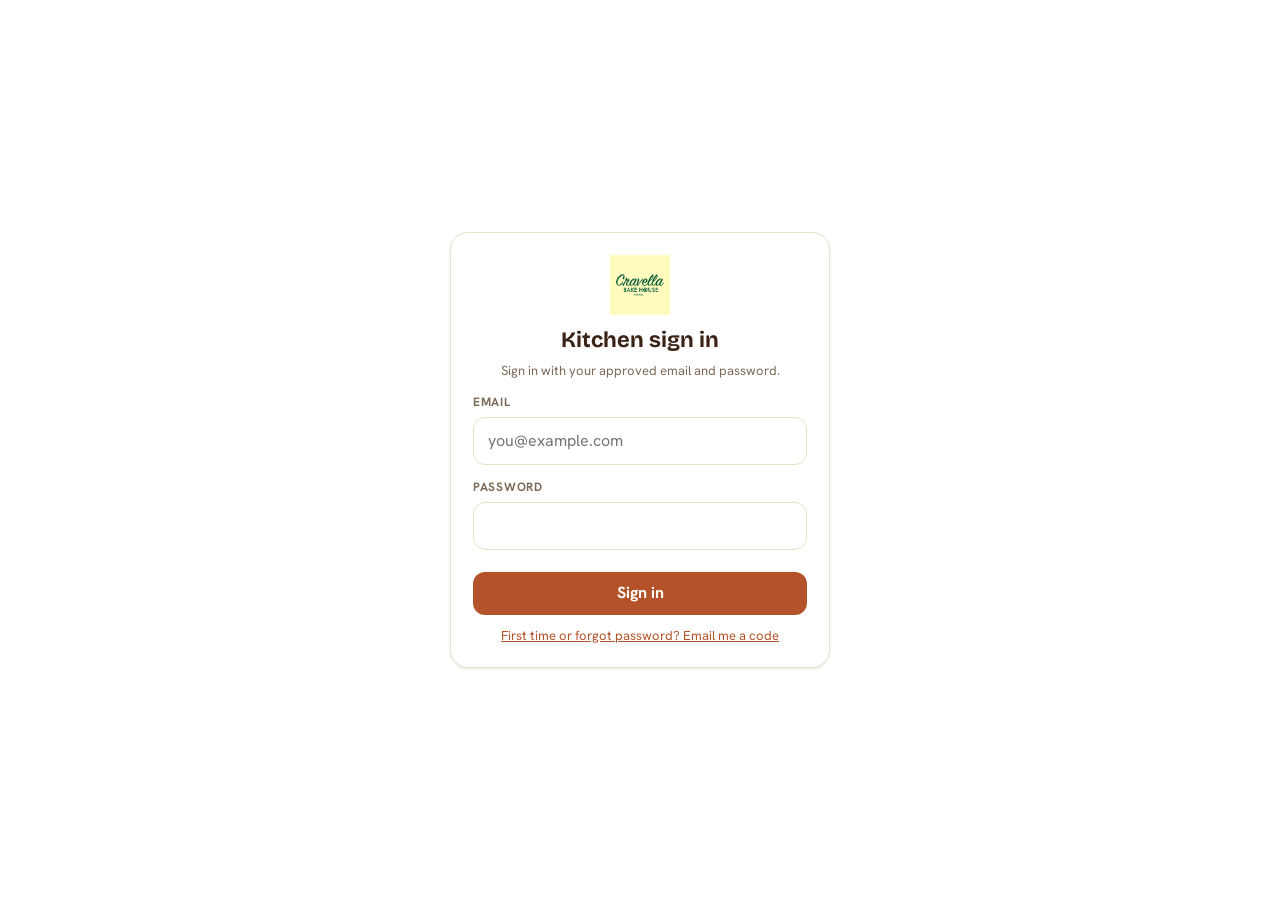
<file: kds.html>
<!doctype html>
<html lang="en">
<head>
<script>if(window.top!==window.self){try{window.top.location.replace(window.self.location.href)}catch(_){document.documentElement.innerHTML=""}}</script>
<meta charset="utf-8">
<meta name="viewport" content="width=device-width,initial-scale=1,viewport-fit=cover">
<meta name="robots" content="noindex,nofollow">
<title>Cravella Kitchen</title>
<meta name="theme-color" content="#fffbbe">
<link rel="icon" href="icon-192.png">
<link rel="preconnect" href="https://cravella-api.connect-679.workers.dev" crossorigin>
<link rel="preconnect" href="https://fonts.gstatic.com" crossorigin>
<link rel="preload" as="style" href="https://fonts.googleapis.com/css2?family=Bricolage+Grotesque:wght@600;700&family=Hanken+Grotesk:wght@400;500;600;700&display=swap" onload="this.onload=null;this.rel='stylesheet'">
<noscript><link rel="stylesheet" href="https://fonts.googleapis.com/css2?family=Bricolage+Grotesque:wght@600;700&family=Hanken+Grotesk:wght@400;500;600;700&display=swap"></noscript>
<style>
:root{color-scheme:light;--cream:#fffbbe;--bg:#ffffff;--card:#ffffff;--ink:#3b2416;--mut:#7d6a58;--line:#eadfc9;--acc:#b4532a;--acc-ink:#ffffff;--ok:#2f7d4f;--bad:#c0392b;--warn:#b9791a;--shadow:0 1px 3px rgba(60,36,22,.10);--col:#fbf6ea}
*{box-sizing:border-box;margin:0;-webkit-tap-highlight-color:transparent}
html,body{height:100%}
body{background:var(--bg);color:var(--ink);font:400 16px/1.4 'Hanken Grotesk',system-ui,sans-serif;display:flex;flex-direction:column;min-height:100vh}
h1,h2,.t{font-family:'Bricolage Grotesque','Hanken Grotesk',system-ui,sans-serif}
button{font:inherit;color:inherit;cursor:pointer;border:0;background:none}
.hide{display:none!important}
.top{background:var(--cream);padding:calc(10px + env(safe-area-inset-top)) 16px 10px;display:flex;justify-content:space-between;align-items:center;gap:12px;flex-wrap:wrap}
.brand{display:flex;align-items:center;gap:12px;min-width:0}.brand img{height:44px;width:auto;display:block}
.brand h1{font-size:22px;line-height:1.1}.brand small{display:block;font-size:12px;color:#6a5a2a}
.tools{display:flex;align-items:center;gap:8px;flex-wrap:wrap}
.btn{display:inline-block;padding:10px 16px;border-radius:12px;background:var(--acc);color:var(--acc-ink);font-weight:700;text-align:center}
.btn.ol{background:transparent;color:var(--ink);border:1px solid var(--line)}
.btn.sm{padding:7px 12px;font-size:14px;border-radius:10px}
.btn[disabled]{opacity:.55}
.clock{font:700 22px 'Bricolage Grotesque',system-ui,sans-serif;padding:0 6px}
.bar{display:flex;gap:8px;align-items:center;padding:10px 16px;border-bottom:1px solid var(--line);flex-wrap:wrap}
.chip{padding:8px 14px;border:1px solid var(--line);border-radius:999px;font-weight:600;font-size:14.5px;background:var(--card)}
.chip.on{background:var(--ink);color:var(--bg);border-color:var(--ink)}
.upd{margin-left:auto;font-size:13px;color:var(--mut)}
.mtabs{display:none}
.board{flex:1;display:grid;grid-template-columns:repeat(4,minmax(0,1fr));gap:12px;padding:12px 16px calc(16px + env(safe-area-inset-bottom));align-items:start}
.col{background:var(--col);border:1px solid var(--line);border-radius:16px;min-height:200px;display:flex;flex-direction:column;max-height:calc(100vh - 170px);overflow:hidden}
.ch{display:flex;justify-content:space-between;align-items:center;padding:12px 14px;border-bottom:1px solid var(--line);font:700 18px 'Bricolage Grotesque',system-ui,sans-serif}
.ch .n{min-width:26px;padding:0 8px;border-radius:13px;background:var(--acc);color:var(--acc-ink);font:700 14px/26px 'Hanken Grotesk',sans-serif;text-align:center}
.col[data-c=baking] .ch .n{background:var(--warn)}.col[data-c=ready] .ch .n,.col[data-c=delivered] .ch .n{background:var(--ok)}
.cl{overflow-y:auto;padding:10px;display:flex;flex-direction:column;gap:10px}
.empty{color:var(--mut);text-align:center;padding:26px 10px;font-size:14px}
.k{background:var(--card);border:1px solid var(--line);border-left:6px solid var(--line);border-radius:14px;padding:12px;box-shadow:var(--shadow)}
.k.late{border-left-color:var(--bad)}.k.soon{border-left-color:var(--warn)}.k.today{border-left-color:var(--ok)}
.k.late .due b{color:var(--bad)}.k.soon .due b{color:var(--warn)}
.kh{display:flex;justify-content:space-between;gap:8px;align-items:flex-start}
.id{font:700 19px 'Bricolage Grotesque',system-ui,sans-serif}
.nm{color:var(--mut);font-size:14px}
.mode{display:inline-block;padding:3px 10px;border-radius:999px;font-size:13px;font-weight:700;background:#e4edff;color:#27509e;white-space:nowrap}
.mode.pk{background:#ffe3cc;color:#a24a00}
.due{margin-top:6px;font-size:14px;color:var(--mut)}.due b{color:var(--ink);font-size:16px}
.tag{display:inline-block;margin:6px 6px 0 0;padding:2px 9px;border-radius:999px;font-size:12px;font-weight:700;background:#fff1c9;color:#7a5a00}
.tag.new{background:#e4edff;color:#27509e}.tag.adv{background:#ffe3cc;color:#a24a00}
.items{margin:10px 0 0;padding:0;list-style:none}
.items li{padding:6px 0;border-top:1px dashed var(--line);font-size:16px;font-weight:600}
.items li:first-child{border-top:0}
.items li small{display:block;font-weight:400;color:var(--mut);font-size:13.5px}
.note{margin-top:10px;padding:9px 11px;border-radius:10px;background:#fff1c2;color:#6b4b00;font-weight:600;font-size:15px;white-space:pre-wrap;word-break:break-word}
.ph{display:flex;gap:6px;flex-wrap:wrap;margin-top:10px}
.ph button{all:unset;cursor:pointer}.ph img{width:68px;height:68px;object-fit:cover;border-radius:10px;border:1px solid var(--line);display:block}
.go{width:100%;margin-top:12px;padding:14px;border-radius:12px;background:var(--acc);color:var(--acc-ink);font-weight:700;font-size:17px}
.go.ok{background:var(--ok)}.go.warn{background:var(--warn)}
.go[disabled]{opacity:.55}
.back{display:block;margin:8px auto 0;font-size:13px;color:var(--mut);text-decoration:underline}
.stp{display:grid;grid-template-columns:repeat(3,minmax(0,1fr));gap:5px;margin-top:12px}
.st{min-width:0;padding:7px 2px;border-radius:9px;border:1px solid var(--line);font-size:12.5px;font-weight:700;text-align:center;line-height:1.15;background:#fff;color:var(--mut)}
.st.done{background:#d9efe1;color:#1f6b3d;border-color:#bfe3cb}
.st.cur{background:var(--ok);color:#fff;border-color:var(--ok)}
.st.nx{border-color:var(--acc);color:var(--acc)}
.st[data-s]{cursor:pointer}
.st.lock{cursor:default}
.ov{position:fixed;inset:0;z-index:30;background:rgba(40,24,12,.85);display:flex;align-items:center;justify-content:center;padding:16px}
.ov img{max-width:100%;max-height:100%;border-radius:12px}
.ov button{position:absolute;top:calc(12px + env(safe-area-inset-top));right:14px;padding:10px 16px;border-radius:12px;background:#fff;font-weight:700}
.login{flex:1;display:flex;align-items:center;justify-content:center;padding:20px}
.lbox{width:100%;max-width:380px;background:var(--card);border:1px solid var(--line);border-radius:18px;padding:22px;box-shadow:var(--shadow)}
.lbox img{height:60px;display:block;margin:0 auto 10px}
.lbox h2{text-align:center;font-size:22px;margin-bottom:6px}
.i{width:100%;padding:12px 14px;border:1px solid var(--line);border-radius:12px;background:var(--card);color:var(--ink);font:inherit}
label.f{display:block;font-size:12px;font-weight:700;letter-spacing:.06em;text-transform:uppercase;color:var(--mut);margin:14px 0 6px}
.hint{font-size:13px;color:var(--mut);margin-top:8px}
.err{color:var(--bad);font-weight:600;margin-top:8px;font-size:14px}
.lbox .btn{width:100%;margin-top:14px}
.lbox .lnk{display:block;margin:12px auto 0;font-size:13px;color:var(--acc);text-decoration:underline}
.toast{position:fixed;left:50%;bottom:calc(20px + env(safe-area-inset-bottom));transform:translate(-50%,20px);background:var(--ink);color:#fff;padding:11px 18px;border-radius:12px;opacity:0;pointer-events:none;transition:.2s;z-index:40;max-width:90vw}
.toast.on{opacity:1;transform:translate(-50%,0)}
@media (max-width:1100px){.board{grid-template-columns:repeat(2,minmax(0,1fr))}.col{max-height:none}}
@media (max-width:640px){
 .mtabs{display:flex;gap:6px;padding:8px 16px;overflow-x:auto;border-bottom:1px solid var(--line)}
 .mtabs .chip{flex:none}
 .board{grid-template-columns:1fr}.col{display:none;max-height:none}.col.on{display:flex}
}
</style>
</head>
<body>
<div id="login" class="login hide">
 <div class="lbox">
  <img src="icon-192.png" alt="Cravella">
  <h2>Kitchen sign in</h2>
  <div class="hint" id="lHint" style="text-align:center;margin-top:0">Sign in with your approved email and password.</div>
  <label class="f" for="aEmail">Email</label><input class="i" id="aEmail" type="email" inputmode="email" autocomplete="username" placeholder="you@example.com">
  <div id="pwBox"><label class="f" for="aPw">Password</label><input class="i" id="aPw" type="password" autocomplete="current-password"></div>
  <div id="codeBox" class="hide"><label class="f" for="aCode">6-digit code</label><input class="i" id="aCode" type="text" inputmode="numeric" maxlength="6" autocomplete="one-time-code"></div>
  <div class="err" id="lErr"></div>
  <button class="btn" id="lGo">Sign in</button>
  <button class="lnk" id="lMode" style="all:unset;display:block;margin:12px auto 0;font-size:13px;color:var(--acc);text-decoration:underline;cursor:pointer;text-align:center">First time or forgot password? Email me a code</button>
 </div>
</div>

<div id="app" class="hide" style="flex:1;display:flex;flex-direction:column">
 <div class="top">
  <div class="brand"><img src="icon-192.png" alt="Cravella"><div><h1 class="t">Kitchen</h1><small>Cravella Bake House</small></div></div>
  <div class="tools">
   <div class="clock" id="clock"></div>
   <button class="btn ol sm" id="snd">🔔 Sound off</button>
   <button class="btn ol sm" id="ref">↻ Refresh</button>
   <button class="btn ol sm" id="out">Sign out</button>
  </div>
 </div>
 <div class="bar" id="bar">
  <button class="chip on" data-r="today">Today</button>
  <button class="chip" data-r="tomorrow">Tomorrow</button>
  <button class="chip" data-r="week">Next 7 days</button>
  <button class="chip" data-r="all">All</button>
  <span class="upd" id="upd"></span>
 </div>
 <div class="mtabs" id="mtabs"></div>
 <div class="board" id="board"></div>
</div>
<div id="lb" class="ov hide"><button id="lbx">Close</button><img id="lbi" alt=""></div>
<div id="toast" class="toast"></div>

<script>
const API_URL='https://cravella-api.connect-679.workers.dev';
const $=id=>document.getElementById(id);
const esc=s=>String(s==null?'':s).replace(/[&<>"']/g,c=>({'&':'&amp;','<':'&lt;','>':'&gt;','"':'&quot;',"'":'&#39;'}[c]));
const ST=k=>{try{return localStorage.getItem(k)}catch(_){return null}};
const SS=(k,v)=>{try{v==null?localStorage.removeItem(k):localStorage.setItem(k,v)}catch(_){}};
const pad=n=>String(n).padStart(2,'0'),ymd=d=>d.getFullYear()+'-'+pad(d.getMonth()+1)+'-'+pad(d.getDate());
let tok=ST('cb_admin_tok')||'',orders=[],baking=new Set(),skew=0,range='today',mcol='tobake',known=null,busy=0,pollT=0,soundOn=ST('cb_kds_sound')==='1',actx=null,localBake=false,errMsg='';
let toastT;function toast(m){const t=$('toast');t.textContent=m;t.classList.add('on');clearTimeout(toastT);toastT=setTimeout(()=>t.classList.remove('on'),2400)}
async function api(p){const res=await fetch(API_URL,{method:'POST',headers:{'Content-Type':'text/plain;charset=utf-8'},body:JSON.stringify(Object.assign({token:tok},p))});return res.json()}
const nowMs=()=>Date.now()+skew;
const dueMs=(d,t)=>{const m=String(t).match(/^(\d+):(\d+) (AM|PM)$/);if(!m||!/^\d{4}-\d{2}-\d{2}$/.test(d))return 0;return Date.parse(d+'T'+pad((+m[1]%12)+(m[3]==='PM'?12:0))+':'+m[2]+':00+05:30')||0};
const dur=ms=>{const m=Math.floor(Math.abs(ms)/60000),d=Math.floor(m/1440),h=Math.floor(m%1440/60),mi=m%60;return d?d+'d '+h+'h':h?h+'h '+mi+'m':mi+'m'};
const fmtD=s=>{const m=String(s).match(/^(\d{4})-(\d{2})-(\d{2})$/);if(!m)return s;return new Date(+m[1],m[2]-1,+m[3]).toLocaleDateString('en-IN',{weekday:'short',day:'numeric',month:'short'})};
const dueList=o=>{const a=[{ms:dueMs(o.date,o.time),d:o.date,t:o.time,l:o.split?'Cakes':''}];if(o.split)a.push({ms:dueMs(o.split.date,o.split.time),d:o.split.date,t:o.split.time,l:'Other bakes'});return a.filter(x=>x.ms).sort((p,q)=>p.ms-q.ms)};
const firstDue=o=>(dueList(o)[0]||{ms:0}).ms;

/* ---------- sign in (same accounts as the admin page) ---------- */
let step='pw';
function showLogin(msg){$('app').classList.add('hide');$('login').classList.remove('hide');if(msg)$('lErr').textContent=msg}
function loginMode(m){step=m;const pw=m==='pw';$('pwBox').classList.toggle('hide',!pw);$('codeBox').classList.add('hide');$('lErr').textContent='';
 $('lGo').textContent=pw?'Sign in':'Send code';$('lMode').textContent=pw?'First time or forgot password? Email me a code':'Back to password sign in';
 $('lHint').textContent=pw?'Sign in with your approved email and password.':'We will email a 6-digit code to approved emails.'}
$('lMode').onclick=()=>loginMode(step==='pw'?'email':'pw');
$('aEmail').value=ST('cb_admin_email')||'';
async function finishLogin(t,err){tok=t;const m=await api({action:'admin_me'});
 if(!m.ok&&m.error==='2fa'){SS('cb_admin_tok',tok);err.innerHTML='Extra security step needed. Open the <a href="admin.html">admin page</a>, finish it there, then come back.';return false}
 if(!m.ok){tok='';err.textContent='This email is not approved.';return false}
 SS('cb_admin_tok',tok);await start();return true}
$('lGo').onclick=async()=>{const b=$('lGo'),e=$('aEmail').value.trim(),err=$('lErr');err.textContent='';err.style.color='';b.disabled=true;
 try{
  if(!/^\S+@\S+\.\S+$/.test(e)){err.textContent='Please enter a valid email.';return}
  if(step==='pw'){const r=await api({action:'admin_pw_login',email:e,password:$('aPw').value,token:''});if(!r.ok){err.textContent=r.error||'Could not sign in.';return}SS('cb_admin_email',e);$('aPw').value='';await finishLogin(r.token,err)}
  else if(step==='email'){const r=await api({action:'otp_request',email:e,token:''});if(!r.ok){err.textContent=r.error||'Could not send the code.';return}
   SS('cb_admin_email',e);step='code';$('codeBox').classList.remove('hide');b.textContent='Sign in';$('aCode').focus();err.style.color='var(--mut)';err.textContent='Code sent to '+e+'. It can take a minute to arrive (check Spam).'}
  else{const r=await api({action:'otp_verify',email:e,code:$('aCode').value,token:''});if(!r.ok){err.textContent=r.error||'That code is not right.';return}if(!await finishLogin(r.token,err))loginMode('email')}
 }catch(_){err.textContent='No connection. Please try again.'}finally{b.disabled=false}};
['aPw','aCode','aEmail'].forEach(id=>$(id).addEventListener('keydown',e=>{if(e.key==='Enter')$('lGo').click()}));
$('out').onclick=()=>{SS('cb_admin_tok',null);tok='';clearInterval(pollT);showLogin('')};

/* ---------- data ---------- */
const OSTEP=[['New','New'],['Confirmed','Confirmed'],['Advance received','Advance paid'],['Baking','Baking'],['Ready','Ready'],['Delivered','Delivered']];
function loadLocalBake(){try{return new Set(JSON.parse(ST('cb_kds_bake')||'[]'))}catch(_){return new Set()}}
async function load(first){
 if(busy)return;busy=1;
 try{
  const [r,k]=await Promise.all([api({action:'admin_orders'}),api({action:'admin_wa_kds_get'}).catch(()=>({ok:false}))]);
  if(!r.ok){if(r.error==='auth'||r.error==='no'){tok='';SS('cb_admin_tok',null);showLogin('Please sign in again.');return}errMsg=r.error||'Could not load orders.';render();return}
  if(r.now)skew=r.now-Date.now();
  orders=(r.orders||[]).filter(o=>o.status!=='Cancelled');
  if(k&&k.ok&&Array.isArray(k.ids)){baking=new Set(k.ids.map(String));localBake=false}else{baking=loadLocalBake();localBake=true}
  errMsg='';
  const ids=new Set(orders.map(o=>o.id));
  if(known){const fresh=orders.filter(o=>!known.has(o.id)&&o.status==='New');if(fresh.length){beep();toast('New order: '+fresh.map(o=>o.id).join(', '))}}
  known=ids;
  $('upd').textContent='Updated '+new Date().toLocaleTimeString('en-IN',{hour:'2-digit',minute:'2-digit'});
  render();
 }catch(_){errMsg='No connection. Retrying…';render()}finally{busy=0}
}
async function start(){$('login').classList.add('hide');$('app').classList.remove('hide');setSound();await load(true);clearInterval(pollT);pollT=setInterval(()=>{if(!document.hidden)load()},30000)}
document.addEventListener('visibilitychange',()=>{if(!document.hidden&&tok)load()});
$('ref').onclick=()=>load();

/* ---------- sound ---------- */
function ctx(){try{if(!actx)actx=new (window.AudioContext||window.webkitAudioContext)();if(actx.state==='suspended')actx.resume();return actx}catch(_){return null}}
function beep(){if(!soundOn)return;const c=ctx();if(!c)return;[[880,0],[1175,.18],[880,.36]].forEach(([f,t])=>{const o=c.createOscillator(),g=c.createGain();o.type='sine';o.frequency.value=f;g.gain.setValueAtTime(.0001,c.currentTime+t);g.gain.exponentialRampToValueAtTime(.35,c.currentTime+t+.03);g.gain.exponentialRampToValueAtTime(.0001,c.currentTime+t+.16);o.connect(g);g.connect(c.destination);o.start(c.currentTime+t);o.stop(c.currentTime+t+.18)})}
function setSound(){$('snd').textContent=soundOn?'🔔 Sound on':'🔕 Sound off';$('snd').classList.toggle('ol',!soundOn)}
$('snd').onclick=()=>{soundOn=!soundOn;SS('cb_kds_sound',soundOn?'1':'0');setSound();if(soundOn){ctx();beep()}};
document.addEventListener('click',()=>{if(soundOn)ctx()},{once:true});

/* ---------- board ---------- */
const COLS=[['tobake','To bake'],['baking','Baking'],['ready','Ready'],['delivered','Delivered']];
function stageOf(o){if(o.status==='Delivered')return 'delivered';if(o.status==='Ready')return 'ready';if(baking.has(String(o.id)))return 'baking';return 'tobake'}
function inRange(o){if(range==='all')return true;const d=dueList(o),t=ymd(new Date(nowMs())),tm=ymd(new Date(nowMs()+864e5)),w=ymd(new Date(nowMs()+7*864e5));
 const late=o.status!=='Delivered'&&d.length&&d[0].ms<nowMs()&&d[0].d<t;
 const days=d.map(x=>x.d);
 if(range==='today')return late||days.includes(t);
 if(range==='tomorrow')return days.includes(tm);
 return late||days.some(x=>x>=t&&x<=w)}
function lineParts(l){const m=/^(.*) – ₹(\d+(?:\.\d+)?)$/.exec(l),d=m?m[1]:l;let x;
 if((x=/^(.*) × (\d+) \((.*)\)$/.exec(d)))return {n:x[1],q:x[3]+' · '+x[2]+' pcs'};
 if((x=/^(.*?) · (.*)$/.exec(d)))return {n:x[1],q:x[2]};
 return {n:d,q:''}}
function card(o,c){
 const dl=dueList(o),f=dl[0]||{ms:0,d:'',t:''},diff=f.ms-nowMs(),t=ymd(new Date(nowMs()));
 const done=o.status==='Delivered';
 const cls=done?'':diff<0?'late':diff<2*36e5?'soon':f.d===t?'today':'';
 const first=String(o.name||'').trim().split(/\s+/)[0]||'';
 const dueTxt=dl.map(x=>(x.l?x.l+' · ':'')+fmtD(x.d)+', '+esc(x.t)).join(' &nbsp;|&nbsp; ');
 const rel=done?'':diff<0?`<b>Overdue ${dur(diff)}</b>`:`<b>in ${dur(diff)}</b>`;
 const tags=(o.status==='New'?'<span class="tag new">NEW · needs confirming</span>':'')+(o.status==='Confirmed'?'<span class="tag adv">Advance not paid yet</span>':'')+(o.split?'<span class="tag">Split order</span>':'');
 const items=(o.lines||[]).filter(Boolean).map(l=>{const p=lineParts(l);return `<li>${esc(p.n)}${p.q?`<small>${esc(p.q)}</small>`:''}</li>`}).join('');
 const photos=(o.photos||[]).filter(u=>/^https:\/\//.test(u));
 let go='',back='';
 if(c==='tobake'){go=o.status==='New'?`<button class="go" data-a="s" data-s="Confirmed" data-id="${esc(o.id)}">Confirm order</button>`:`<button class="go warn" data-a="bake" data-id="${esc(o.id)}">Start baking</button>`}
 if(c==='baking'){go=`<button class="go ok" data-a="s" data-s="Ready" data-id="${esc(o.id)}">Mark ready</button>`;back=`<button class="back" data-a="unbake" data-id="${esc(o.id)}">↩ Back to To bake</button>`}
 if(c==='ready'){go=`<button class="go ok" data-a="s" data-s="Delivered" data-id="${esc(o.id)}">${o.mode==='Pickup'?'Mark collected':'Mark delivered'}</button>`}
 const cur=c==='baking'?'Baking':o.status==='Advance received'?'Advance received':o.status;
 const ix=OSTEP.findIndex(x=>x[0]===cur);
 const stp=OSTEP.map(([k,lb],i)=>{const st=i<ix?'done':i===ix?'cur':i===ix+1?'nx':'';const tap=i>ix;return `<${tap?'button':'span'} class="st ${st}${tap?'':' lock'}"${tap?` data-a="step" data-s="${esc(k)}" data-id="${esc(o.id)}"`:''}>${esc(lb)}</${tap?'button':'span'}>`}).join('');
 return `<div class="k ${cls}">
  <div class="kh"><div><div class="id">${esc(o.id)}</div><div class="nm">${esc(first)}</div></div><span class="mode ${o.mode==='Pickup'?'pk':''}">${o.mode==='Pickup'?'🛍 Pickup':'🚚 Delivery'}</span></div>
  <div class="due">${dueTxt}${rel?' · '+rel:''}</div>${tags}
  <ul class="items">${items}</ul>
  ${o.notes?`<div class="note">📝 ${esc(o.notes)}</div>`:''}
  ${photos.length?`<div class="ph">${photos.map(u=>`<button data-a="photo" data-u="${esc(u)}"><img src="${esc(u)}" alt="Reference photo" loading="lazy"></button>`).join('')}</div>`:''}
  ${go}${back}<div class="stp">${stp}</div></div>`}
function render(){
 const by={tobake:[],baking:[],ready:[],delivered:[]};
 orders.filter(inRange).forEach(o=>by[stageOf(o)].push(o));
 Object.keys(by).forEach(k=>by[k].sort((a,b)=>k==='delivered'?firstDue(b)-firstDue(a):firstDue(a)-firstDue(b)));
 by.delivered=by.delivered.slice(0,15);
 $('mtabs').innerHTML=COLS.map(([k,l])=>`<button class="chip ${mcol===k?'on':''}" data-m="${k}">${l} (${by[k].length})</button>`).join('');
 $('board').innerHTML=(errMsg?`<div class="err" style="grid-column:1/-1">${esc(errMsg)}</div>`:'')+COLS.map(([k,l])=>`<section class="col ${mcol===k?'on':''}" data-c="${k}"><div class="ch"><span>${l}</span><span class="n">${by[k].length}</span></div><div class="cl">${by[k].length?by[k].map(o=>card(o,k)).join(''):'<div class="empty">Nothing here</div>'}</div></section>`).join('');
}
$('bar').addEventListener('click',e=>{const b=e.target.closest('[data-r]');if(!b)return;range=b.dataset.r;[...$('bar').querySelectorAll('.chip')].forEach(x=>x.classList.toggle('on',x===b));render()});
$('mtabs').addEventListener('click',e=>{const b=e.target.closest('[data-m]');if(!b)return;mcol=b.dataset.m;render()});

/* ---------- actions ---------- */
async function setBaking(id,on){
 if(on)baking.add(String(id));else baking.delete(String(id));
 if(localBake){SS('cb_kds_bake',JSON.stringify([...baking]));return true}
 try{const r=await api({action:'admin_wa_kds_set',id,on});if(r.ok)return true;toast(r.error||'Could not save');return false}catch(_){toast('No connection');return false}}
async function setStatus(id,st){
 const o=orders.find(x=>x.id===id);if(!o)return;
 const prev=o.status;o.status=st;render();
 try{const r=await api({action:'admin_status',id,status:st,notify:st!=='Confirmed'&&!!o.email});
  if(r.ok){toast(id+' → '+st);if(st==='Ready'||st==='Delivered'){if(baking.has(String(id)))setBaking(id,false)}}
  else{o.status=prev;render();toast(r.error||'Could not update')}}
 catch(_){o.status=prev;render();toast('No connection. Change not saved.')}}
$('board').addEventListener('click',async e=>{
 const b=e.target.closest('[data-a]');if(!b)return;const a=b.dataset.a,id=b.dataset.id;
 if(a==='photo'){$('lbi').src=b.dataset.u;$('lb').classList.remove('hide');return}
 if(b.disabled)return;
 if(a==='s'){b.disabled=true;await setStatus(id,b.dataset.s);return}
 if(a==='bake'){b.disabled=true;if(!await setBaking(id,true))baking.delete(String(id));render();return}
 if(a==='unbake'){b.disabled=true;await setBaking(id,false);render();return}
 if(a==='step'){
  const s=b.dataset.s,o=orders.find(x=>x.id===id);if(!o)return;
  if(s==='Baking'){if(['New','Confirmed'].includes(o.status)&&!confirm('Advance is not marked as paid yet. Start baking anyway?'))return;b.disabled=true;await setBaking(id,true);render();return}
  if(s==='Advance received'){if(!confirm('Mark the 50% advance as received for '+id+'?'))return;b.disabled=true;try{const r=await api({action:'admin_wa_paid',id,kind:'adv'});if(r.ok){o.status=r.status||'Advance received';toast('Advance marked as received')}else toast(r.error||'Could not save the payment')}catch(_){toast('No connection')}render();return}
  if(!confirm('Set '+id+' to “'+s+'”?'))return;b.disabled=true;await setStatus(id,s);return}
});
$('lbx').onclick=()=>$('lb').classList.add('hide');$('lb').onclick=e=>{if(e.target===$('lb'))$('lb').classList.add('hide')};

/* ---------- clock and boot ---------- */
setInterval(()=>{$('clock').textContent=new Date(nowMs()).toLocaleTimeString('en-IN',{hour:'2-digit',minute:'2-digit'});if(tok&&!busy&&!document.hidden&&!$('app').classList.contains('hide'))render()},30000);
$('clock').textContent=new Date().toLocaleTimeString('en-IN',{hour:'2-digit',minute:'2-digit'});
(async()=>{if(!tok){showLogin('');return}
 try{const m=await api({action:'admin_me'});if(m.ok){await start();return}if(m.error==='2fa'){showLogin('');$('lErr').innerHTML='Extra security step needed. Open the <a href="admin.html">admin page</a>, finish it there, then reload this page.';return}}catch(_){}
 tok='';SS('cb_admin_tok',null);showLogin('Please sign in.')})();
</script>
</body>
</html>
</file>
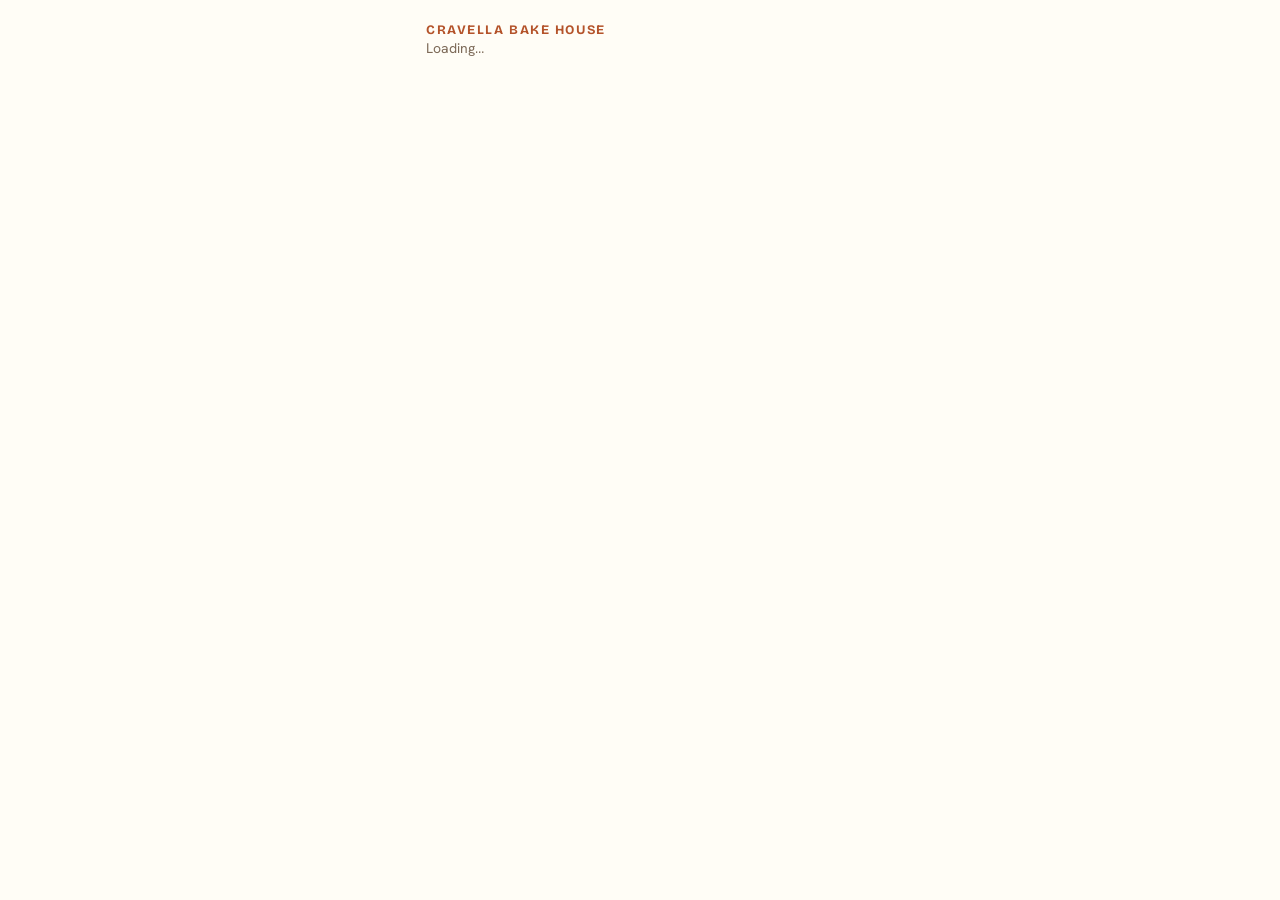
<file: pay.html>
<!doctype html>
<html lang="en"><head>
<meta charset="utf-8"><meta name="viewport" content="width=device-width,initial-scale=1">
<meta name="robots" content="noindex,nofollow"><meta name="referrer" content="no-referrer">
<title>Pay for your order · Cravella Bake House</title>
<link rel="preload" as="style" href="https://fonts.googleapis.com/css2?family=Bricolage+Grotesque:wght@600;700&family=Hanken+Grotesk:wght@400;500;600;700&display=swap" onload="this.onload=null;this.rel='stylesheet'">
<style>
:root{--bg:#fffdf6;--card:#fff;--ink:#3b2416;--mut:#7d6a58;--line:#eadfc9;--acc:#b4532a;--acc-ink:#fff;--ok:#2f7d4f;--warn-bg:#fff4e4;--warn-line:#f0dcb8;--warn-ink:#7a5a30}
@media (prefers-color-scheme:dark){:root{--bg:#1d1612;--card:#271e18;--ink:#f6ece0;--mut:#b5a393;--line:#3c2f26;--acc:#e08a5e;--acc-ink:#2a160b;--ok:#5fc08a;--warn-bg:#33281a;--warn-line:#54402a;--warn-ink:#e7c996}}
*{box-sizing:border-box}body{margin:0;background:var(--bg);color:var(--ink);font:16px/1.5 'Hanken Grotesk',system-ui,sans-serif}
.w{max-width:460px;margin:0 auto;padding:22px 16px 40px}
h1{font:700 22px/1.2 'Bricolage Grotesque',system-ui,sans-serif;margin:4px 0 2px}.sub{color:var(--mut);font-size:14px;margin:0 0 16px}
.brand{font:700 13px 'Bricolage Grotesque',system-ui;letter-spacing:.12em;color:var(--acc)}
.card{background:var(--card);border:1px solid var(--line);border-radius:16px;padding:16px;margin:0 0 12px}
.seg{display:flex;gap:8px;margin:0 0 4px}.seg button{flex:1;border:1.5px solid var(--line);background:var(--card);color:var(--ink);border-radius:12px;padding:10px 6px;font:inherit;cursor:pointer}
.seg button b{display:block;font-size:18px}.seg button small{color:var(--mut);font-size:12px}.seg button.on{border-color:var(--acc);box-shadow:0 0 0 2px var(--acc) inset}
.h{font-weight:700;margin:0 0 4px}.m{color:var(--mut);font-size:13px}
.btn{display:block;width:100%;border:0;border-radius:12px;background:var(--acc);color:var(--acc-ink);padding:13px;font:700 16px "Hanken Grotesk",system-ui,sans-serif;text-align:center;text-decoration:none;cursor:pointer;margin:10px 0 0}
.btn.alt{background:transparent;color:var(--acc);border:1.5px solid var(--acc)}.btn[disabled]{opacity:.6}
.qr{display:block;margin:10px auto;width:190px;max-width:70%;border-radius:10px;border:1px solid var(--line)}
.upi{text-align:center;font-weight:700;letter-spacing:.02em;margin:0}
.sec{display:flex;align-items:center;gap:6px;color:#2f6b3a}.chips span{display:inline-flex;align-items:center;gap:5px}.chips{display:flex;flex-wrap:wrap;gap:6px;margin:6px 0 0}.chips span{border:1px solid var(--line);border-radius:8px;padding:3px 9px;font-size:12px;font-weight:700;color:var(--mut)}
.note{background:var(--warn-bg);border:1px solid var(--warn-line);color:var(--warn-ink);border-radius:12px;padding:12px;font-size:14px}
.ok{background:#e9f6ee;border-color:#bfe3cc;color:var(--ok)}@media (prefers-color-scheme:dark){.ok{background:#1c2e24;border-color:#2f5440}}
.err{color:#b3261e;font-size:14px;margin:8px 0 0}
</style></head><body><div class="w">
<div class="brand">CRAVELLA BAKE HOUSE</div>
<div id="root"><p class="sub">Loading…</p></div>
</div>
<script>
const API='https://cravella-api.connect-679.workers.dev';
const q=new URLSearchParams(location.search),OID=q.get('o')||'',KEY=q.get('k')||'';
const root=document.getElementById('root');let S=null,kind='';
const inr=n=>'₹'+Number(n).toLocaleString('en-IN');
const esc=s=>String(s).replace(/[&<>"']/g,c=>({'&':'&amp;','<':'&lt;','>':'&gt;','"':'&quot;',"'":'&#39;'}[c]));
async function call(action,extra){const r=await fetch(API,{method:'POST',headers:{'Content-Type':'text/plain'},body:JSON.stringify(Object.assign({action:action,id:OID,k:KEY},extra||{}))});let b={};try{b=await r.json()}catch(_){}return b}
function msg(t,cls){root.innerHTML='<h1>'+(cls==='ok'?'Thank you':'Pay for your order')+'</h1><div class="note '+(cls||'')+'" style="margin-top:12px">'+t+'</div>'}
function label(o){return o.kind==='bal'?'Balance':o.kind==='full'?'Full amount':(S&&o.amt*2===S.total?'50% advance':'Advance')}
function view(){
  if(!S||!S.ok){msg(esc((S&&S.error)||'This payment link is not valid. Please WhatsApp us on 98459-04310.'));return}
  if(S.state==='paid'){msg('Order '+esc(S.id)+' is paid in full. Nothing more to pay.','ok');return}
  if(S.state==='closed'){msg('Order '+esc(S.id)+' does not need a payment right now.');return}
  if(S.state==='wait'){msg('We are still confirming the final price for order '+esc(S.id)+'. We will WhatsApp you, and this page will then show the payment options.');return}
  const o=S.opts.find(x=>x.kind===kind)||S.opts[0];kind=o.kind;
  const tabs=S.opts.length>1?'<div class="seg">'+S.opts.map(x=>'<button data-k="'+x.kind+'" class="'+(x.kind===kind?'on':'')+'"><b>'+inr(x.amt)+'</b><small>'+label(x)+'</small></button>').join('')+'</div>':'';
  const upi='upi://pay?pa='+encodeURIComponent(S.upi)+'&pn='+encodeURIComponent('Cravella Bake House')+'&am='+o.amt+'&cu=INR&tn='+encodeURIComponent('Order '+S.id);
  root.innerHTML='<h1>Hi'+(S.first?' '+esc(S.first):'')+', pay for order '+esc(S.id)+'</h1><p class="sub">Order total '+inr(S.total)+(S.paid?' · '+inr(S.paid.amt)+' received':'')+'</p>'+
  '<div class="card"><p class="h">How much?</p>'+(tabs||'<p class="m">'+label(o)+' · '+inr(o.amt)+'</p>')+'</div>'+
  '<div class="card"><p class="h">Pay by UPI</p><p class="m">Scan the QR with any UPI app, or tap the button on your phone.</p><img class="qr" src="pay-qr.jpg" alt="Cravella UPI QR code"><p class="upi">'+esc(S.upi)+'</p>'+
  '<a class="btn" href="'+upi+'">Pay '+inr(o.amt)+' with UPI app</a><p class="m" style="margin:12px 0 0;text-align:center">If you scan the QR, please type <b>'+esc(S.id)+'</b> in the payment note so we know which order it is for. Then send us the payment screenshot on WhatsApp.</p></div>'+
  (S.rzp?'<div class="card"><p class="h">Cards or Netbanking</p><p class="m sec"><svg width="14" height="14" viewBox="0 0 24 24" fill="none" stroke="currentColor" stroke-width="2" stroke-linecap="round" stroke-linejoin="round"><rect x="4" y="11" width="16" height="10" rx="2"/><path d="M8 11V7a4 4 0 018 0v4"/></svg>Secure payment by Razorpay</p><img src="pay-methods.png" width="360" height="34" alt="Visa, Mastercard, American Express, RuPay, UPI and net banking accepted" style="display:block;margin:12px auto 14px;max-width:100%;height:auto"><button class="btn" id="rz">Pay '+inr(o.amt)+' by card / netbanking</button><div class="err" id="er"></div></div>':'');
  root.querySelectorAll('[data-k]').forEach(b=>b.onclick=()=>{kind=b.dataset.k;view()});
  const rz=document.getElementById('rz');if(rz)rz.onclick=async()=>{rz.disabled=true;const r=await call('pay_rzp',{kind:kind});if(r&&r.ok&&r.url){location.href=r.url}else{rz.disabled=false;document.getElementById('er').textContent=(r&&r.error)||'Could not start the payment. Please try again.'}};
}
(async()=>{S=await call('pay_get');view();setInterval(async()=>{if(document.hidden||!S||!S.ok)return;const n=await call('pay_get');if(n&&n.ok&&(n.state!==S.state||JSON.stringify(n.paid)!==JSON.stringify(S.paid))){S=n;view()}},20000)})();
</script></body></html>
</file>
<file: glass-nav.css>
/* Cravella bottom bar: deep blue glass (TEST).
   Colours only: no sizes, no layout, no scripts, no new blur (the bar keeps the blur the site
   already gave it). Covers: Menu, My orders, Cart, Chat, Call and the cart count badge.
   To turn it off, remove the one <link href="glass-nav.css"> line from the page. */

/* ---- The bar: deep blue glass with a light top edge ---- */
.bn,
body.fest .bn{
  background:linear-gradient(180deg,rgba(30,58,138,.94),rgba(12,26,78,.97)) !important;
  border-top:1px solid rgba(150,185,255,.55) !important;
  box-shadow:0 -8px 24px rgba(10,20,70,.38),inset 0 1px 0 rgba(255,255,255,.35) !important;
}

/* ---- Labels and icons: bright on blue ---- */
.bn>*,
body.fest .bn>*{
  color:#eef3ff !important;
}
.bn i{
  /* soft light halo so the emoji stand out on the blue (used only where white icons can't be drawn) */
  text-shadow:0 0 7px rgba(255,255,255,.60),0 1px 2px rgba(0,0,0,.30);
}

/* ---- White icons: the emoji are swapped for white outline icons drawn in CSS ----
   Same 23px icon box as before, so the bar height and button sizes do not change.
   Browsers that can't draw these keep the emoji (with the halo above). */
@supports ((-webkit-mask-image:url("x")) or (mask-image:url("x"))){
  .bn i{
    display:block;
    width:23px;
    height:23px;
    font-size:0 !important;
    line-height:0 !important;
    color:transparent;
    text-shadow:none;
  }
  .bn i::before{
    content:"";
    display:block;
    width:23px;
    height:23px;
    background:#ffffff;
    -webkit-mask-repeat:no-repeat;mask-repeat:no-repeat;
    -webkit-mask-position:center;mask-position:center;
    -webkit-mask-size:23px 23px;mask-size:23px 23px;
  }
  /* Menu: house */
  .bn [data-n="home"] i::before{
    -webkit-mask-image:url("data:image/svg+xml,%3Csvg xmlns='http://www.w3.org/2000/svg' viewBox='0 0 24 24' fill='none' stroke='black' stroke-width='2' stroke-linecap='round' stroke-linejoin='round'%3E%3Cpath d='M3 11l9-8 9 8'/%3E%3Cpath d='M5 10v10h5v-6h4v6h5V10'/%3E%3C/svg%3E");
    mask-image:url("data:image/svg+xml,%3Csvg xmlns='http://www.w3.org/2000/svg' viewBox='0 0 24 24' fill='none' stroke='black' stroke-width='2' stroke-linecap='round' stroke-linejoin='round'%3E%3Cpath d='M3 11l9-8 9 8'/%3E%3Cpath d='M5 10v10h5v-6h4v6h5V10'/%3E%3C/svg%3E");
  }
  /* My orders: clipboard */
  .bn [data-n="orders"] i::before{
    -webkit-mask-image:url("data:image/svg+xml,%3Csvg xmlns='http://www.w3.org/2000/svg' viewBox='0 0 24 24' fill='none' stroke='black' stroke-width='2' stroke-linecap='round' stroke-linejoin='round'%3E%3Crect x='5' y='4' width='14' height='17' rx='2'/%3E%3Cpath d='M9 2.5h6v3H9z'/%3E%3Cpath d='M9 11h6M9 15h6'/%3E%3C/svg%3E");
    mask-image:url("data:image/svg+xml,%3Csvg xmlns='http://www.w3.org/2000/svg' viewBox='0 0 24 24' fill='none' stroke='black' stroke-width='2' stroke-linecap='round' stroke-linejoin='round'%3E%3Crect x='5' y='4' width='14' height='17' rx='2'/%3E%3Cpath d='M9 2.5h6v3H9z'/%3E%3Cpath d='M9 11h6M9 15h6'/%3E%3C/svg%3E");
  }
  /* Cart */
  .bn [data-n="cart"] i::before{
    -webkit-mask-image:url("data:image/svg+xml,%3Csvg xmlns='http://www.w3.org/2000/svg' viewBox='0 0 24 24' fill='none' stroke='black' stroke-width='2' stroke-linecap='round' stroke-linejoin='round'%3E%3Cpath d='M2.5 3.5h2.6l2.1 11.2a1.6 1.6 0 0 0 1.6 1.3h8.1a1.6 1.6 0 0 0 1.6-1.2l1.5-6.6H6'/%3E%3Ccircle cx='9.5' cy='20' r='1.4'/%3E%3Ccircle cx='17' cy='20' r='1.4'/%3E%3C/svg%3E");
    mask-image:url("data:image/svg+xml,%3Csvg xmlns='http://www.w3.org/2000/svg' viewBox='0 0 24 24' fill='none' stroke='black' stroke-width='2' stroke-linecap='round' stroke-linejoin='round'%3E%3Cpath d='M2.5 3.5h2.6l2.1 11.2a1.6 1.6 0 0 0 1.6 1.3h8.1a1.6 1.6 0 0 0 1.6-1.2l1.5-6.6H6'/%3E%3Ccircle cx='9.5' cy='20' r='1.4'/%3E%3Ccircle cx='17' cy='20' r='1.4'/%3E%3C/svg%3E");
  }
  /* Chat: speech bubble with dots */
  .bn a[href^="https://wa.me"] i::before{
    -webkit-mask-image:url("data:image/svg+xml,%3Csvg xmlns='http://www.w3.org/2000/svg' viewBox='0 0 24 24' fill='none' stroke='black' stroke-width='2' stroke-linecap='round' stroke-linejoin='round'%3E%3Cpath d='M21 11.5a8.5 8.5 0 0 1-12.4 7.5L3 20.5l1.6-4.9A8.5 8.5 0 1 1 21 11.5z'/%3E%3Cpath d='M8.5 11.5h.01M12 11.5h.01M15.5 11.5h.01' stroke-width='2.6'/%3E%3C/svg%3E");
    mask-image:url("data:image/svg+xml,%3Csvg xmlns='http://www.w3.org/2000/svg' viewBox='0 0 24 24' fill='none' stroke='black' stroke-width='2' stroke-linecap='round' stroke-linejoin='round'%3E%3Cpath d='M21 11.5a8.5 8.5 0 0 1-12.4 7.5L3 20.5l1.6-4.9A8.5 8.5 0 1 1 21 11.5z'/%3E%3Cpath d='M8.5 11.5h.01M12 11.5h.01M15.5 11.5h.01' stroke-width='2.6'/%3E%3C/svg%3E");
  }
  /* Call: phone handset */
  .bn a[href^="tel:"] i::before{
    -webkit-mask-image:url("data:image/svg+xml,%3Csvg xmlns='http://www.w3.org/2000/svg' viewBox='0 0 24 24' fill='none' stroke='black' stroke-width='2' stroke-linecap='round' stroke-linejoin='round'%3E%3Cpath d='M22 16.92v3a2 2 0 0 1-2.18 2 19.79 19.79 0 0 1-8.63-3.07 19.5 19.5 0 0 1-6-6 19.79 19.79 0 0 1-3.07-8.67A2 2 0 0 1 4.11 2h3a2 2 0 0 1 2 1.72 12.84 12.84 0 0 0 .7 2.81 2 2 0 0 1-.45 2.11L8.09 9.91a16 16 0 0 0 6 6l1.27-1.27a2 2 0 0 1 2.11-.45 12.84 12.84 0 0 0 2.81.7A2 2 0 0 1 22 16.92z'/%3E%3C/svg%3E");
    mask-image:url("data:image/svg+xml,%3Csvg xmlns='http://www.w3.org/2000/svg' viewBox='0 0 24 24' fill='none' stroke='black' stroke-width='2' stroke-linecap='round' stroke-linejoin='round'%3E%3Cpath d='M22 16.92v3a2 2 0 0 1-2.18 2 19.79 19.79 0 0 1-8.63-3.07 19.5 19.5 0 0 1-6-6 19.79 19.79 0 0 1-3.07-8.67A2 2 0 0 1 4.11 2h3a2 2 0 0 1 2 1.72 12.84 12.84 0 0 0 .7 2.81 2 2 0 0 1-.45 2.11L8.09 9.91a16 16 0 0 0 6 6l1.27-1.27a2 2 0 0 1 2.11-.45 12.84 12.84 0 0 0 2.81.7A2 2 0 0 1 22 16.92z'/%3E%3C/svg%3E");
  }
}

/* ---- The selected tab: lit-up glass chip ---- */
.bn .on,
body.fest .bn .on{
  background:rgba(255,255,255,.20) !important;
  color:#ffffff !important;
  box-shadow:inset 0 0 0 1px rgba(170,200,255,.65),inset 0 1px 0 rgba(255,255,255,.35) !important;
}

/* ---- Cart count badge: amber so it stands out on blue ---- */
.bn .n,
body.fest .bn .n{
  background:#ffd366 !important;
  color:#10204a !important;
}

@media (prefers-reduced-transparency:reduce){
  .bn,body.fest .bn{background:#10204a !important}
}
</file>
<file: glass-header-v3.css>
/* Cravella glass-style HEADER ONLY (TEST, v3: no blur).
   v1/v2 used backdrop-filter blur, which made the green eggless badge draw hollow on a phone
   while the lights, strip and badge glow were animating. This version uses NO blur at all:
   only translucent colour, shine, rounded corners and shadows. Nothing here touches the badge.
   Covers: lights bar area, logo row, strip, search box, category bar.
   Does NOT touch: the badge, buttons' own styling, cards, review pill, banners, footer.
   To turn it off, remove the one <link href="glass-header-v3.css"> line from the page. */

/* ---- Header container: inset from the screen edges, soft cream backing behind the gaps ---- */
#hdr{
  padding:5px 10px 3px !important;
  background:linear-gradient(180deg,rgba(255,246,224,.92) 0%,rgba(255,246,224,.80) 72%,rgba(255,246,224,0) 100%) !important;
  box-shadow:none !important;
}

/* ---- Logo row: floating rounded panel with shine and shadow (keeps the purple/peach glows) ---- */
#hdr .band{
  border-radius:28px !important;
  background:
    radial-gradient(150px 70px at 88% 45%,rgba(150,100,230,.30),transparent 70%),
    radial-gradient(150px 60px at 58% 90%,rgba(255,160,110,.28),transparent 70%),
    linear-gradient(180deg,rgba(255,255,236,.96),rgba(255,248,190,.90)) !important;
  border:1px solid rgba(255,255,255,.95);
  box-shadow:inset 0 1px 0 rgba(255,255,255,1),inset 0 -1px 0 rgba(255,255,255,.6),0 12px 28px rgba(80,40,10,.18);
}

/* ---- Green strip: rounded pill; text keeps scrolling ---- */
#hdr .offer{
  margin-top:6px;
  border-radius:16px;
  box-shadow:inset 0 1px 0 rgba(255,255,255,.28),0 8px 18px rgba(20,60,40,.22);
}

/* ---- Search box (opens from the Search button) ---- */
#hdr .sbox{
  margin-left:0 !important;
  margin-right:0 !important;
  background:rgba(255,255,255,.80) !important;
  border:1px solid rgba(255,255,255,.95) !important;
  box-shadow:inset 0 1px 0 rgba(255,255,255,1),0 4px 12px rgba(70,40,10,.10);
}

/* ---- Category bar: floating pill (purple in festive mode) ---- */
.tabs{
  margin:2px 10px 0 !important;
  border-radius:26px !important;
  border:1px solid rgba(255,255,255,.85) !important;
  background:linear-gradient(180deg,rgba(255,255,236,.96),rgba(255,248,190,.92)) !important;
  -webkit-backdrop-filter:none !important;
  backdrop-filter:none !important;
  box-shadow:inset 0 1px 0 rgba(255,255,255,1),0 10px 24px rgba(80,40,10,.16) !important;
}
body.fest .tabs{
  background:linear-gradient(180deg,rgba(72,36,128,.97),rgba(42,15,79,.97)) !important;
  border:1px solid rgba(245,184,61,.6) !important;
  box-shadow:inset 0 1px 0 rgba(255,255,255,.25),0 10px 24px rgba(30,10,70,.30) !important;
}
.tab{
  background:rgba(255,255,255,.65) !important;
  border:1px solid rgba(255,255,255,.95) !important;
  box-shadow:inset 0 1px 0 rgba(255,255,255,1),0 2px 6px rgba(70,40,10,.10);
}
.tab.on{
  background:rgba(180,83,42,.95) !important;
  border-color:rgba(255,255,255,.55) !important;
  color:#fff !important;
}
body.fest .tab{
  background:rgba(255,255,255,.14) !important;
  border-color:rgba(255,255,255,.42) !important;
  color:#ffe9a8 !important;
  box-shadow:inset 0 1px 0 rgba(255,255,255,.35);
}
/* the festive selected tab keeps the site's own amber gradient */

@media (prefers-reduced-transparency:reduce){
  #hdr{background:#fff6e0 !important}
  #hdr .band{background:#fffbbe !important}
  .tabs{background:#fffbbe !important}
  body.fest .tabs{background:#2a0f4f !important}
}
</file>
